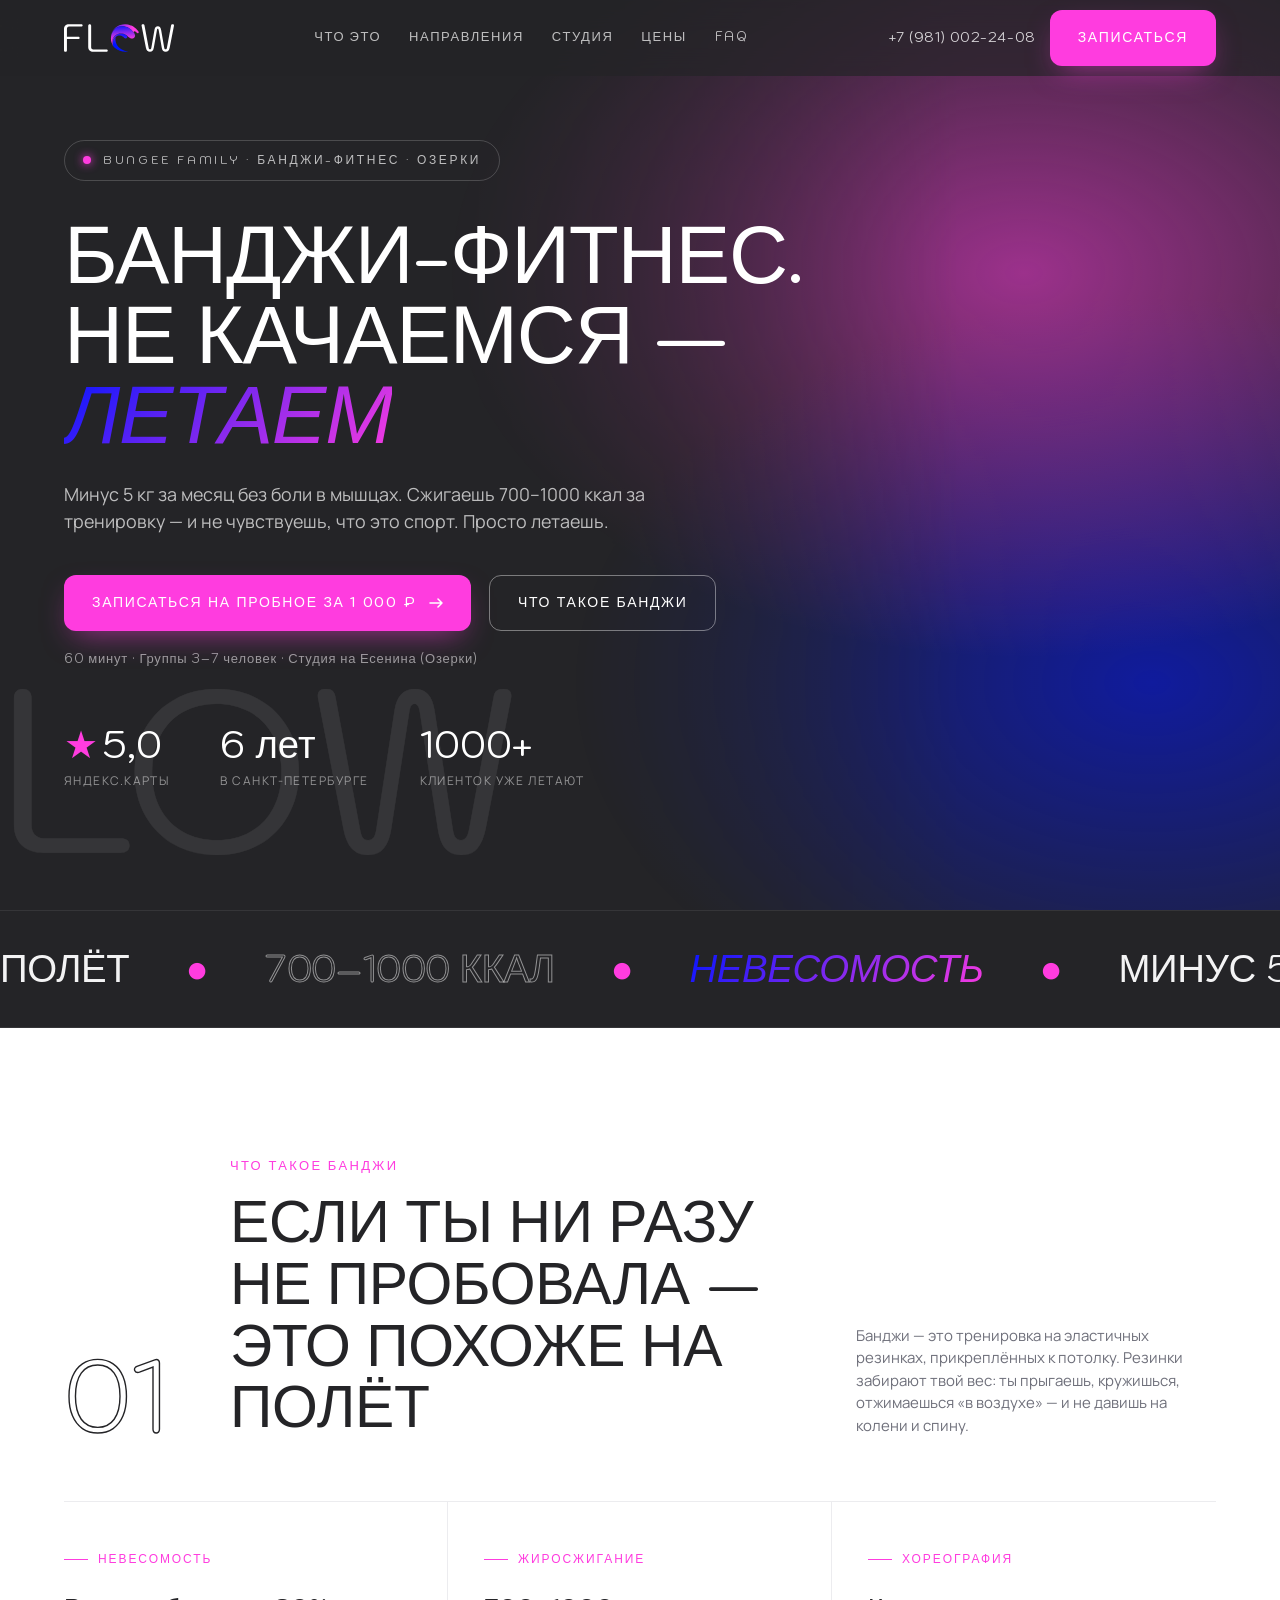
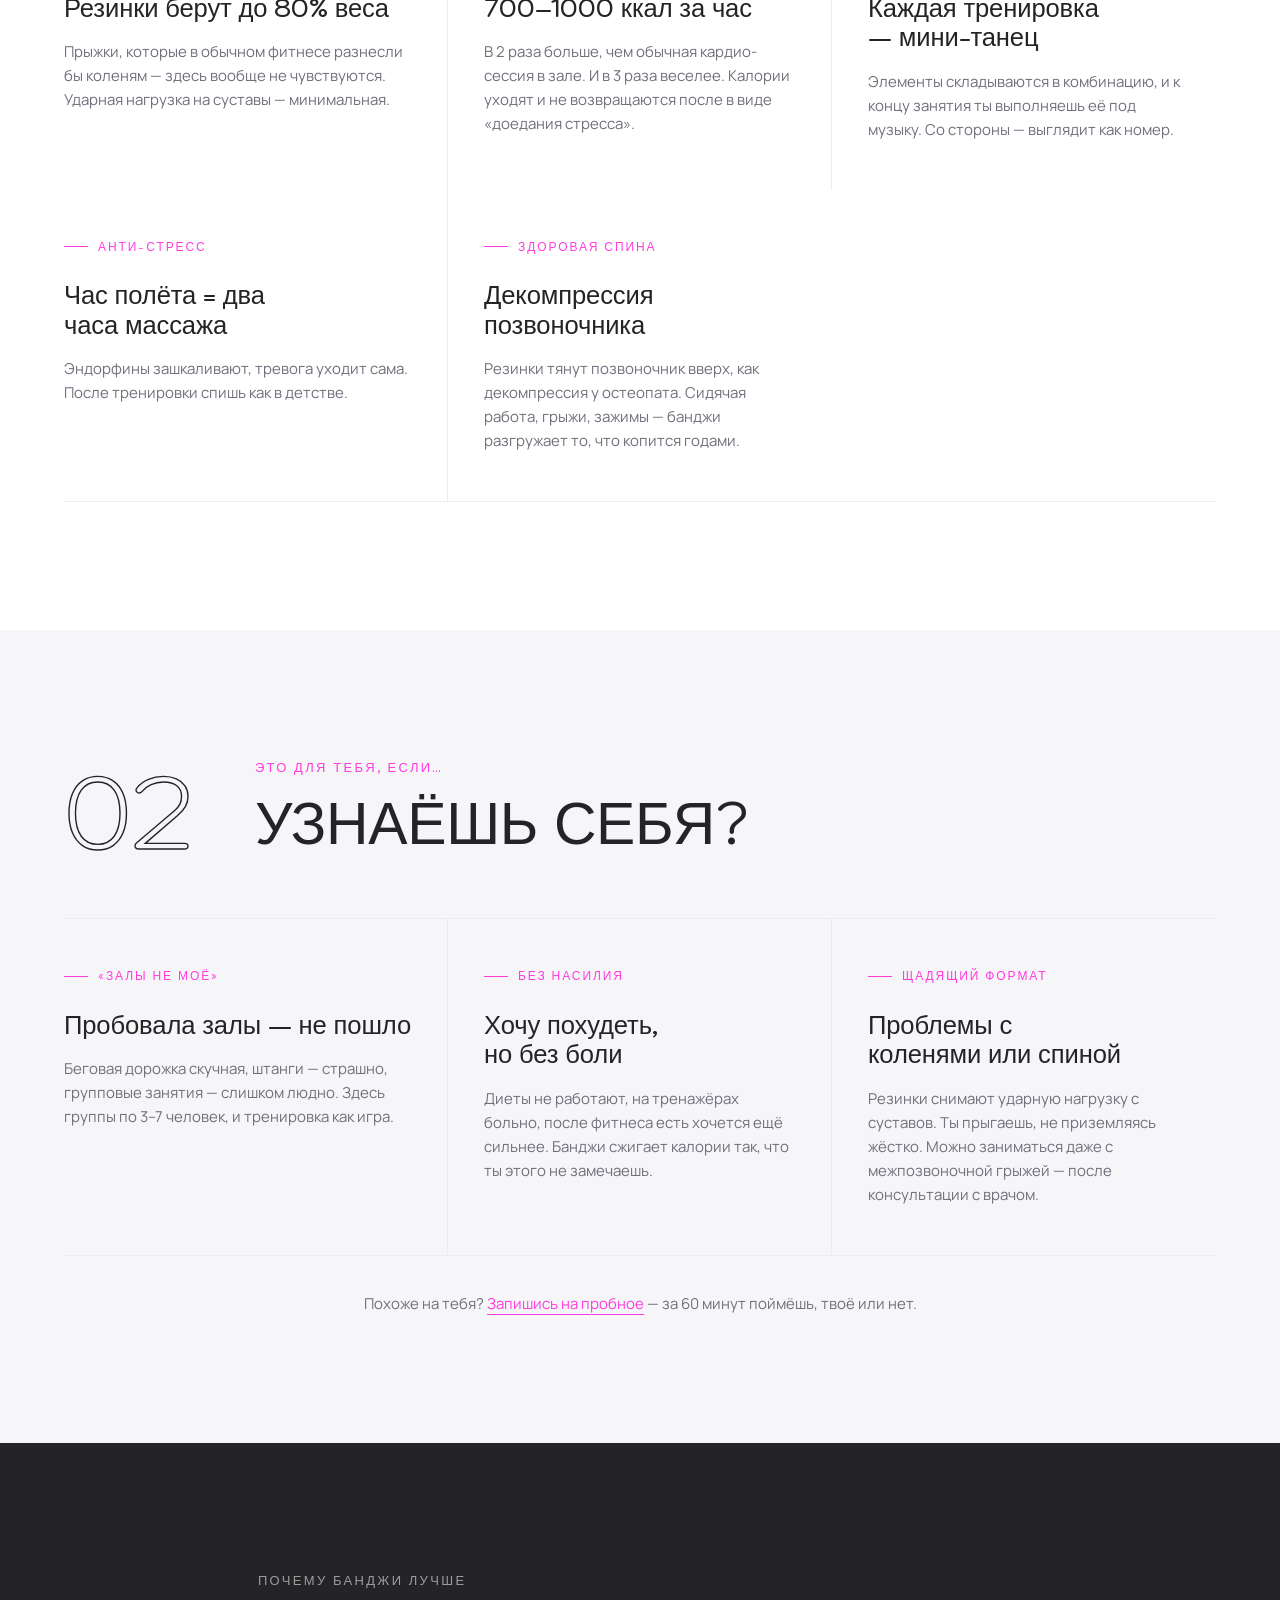
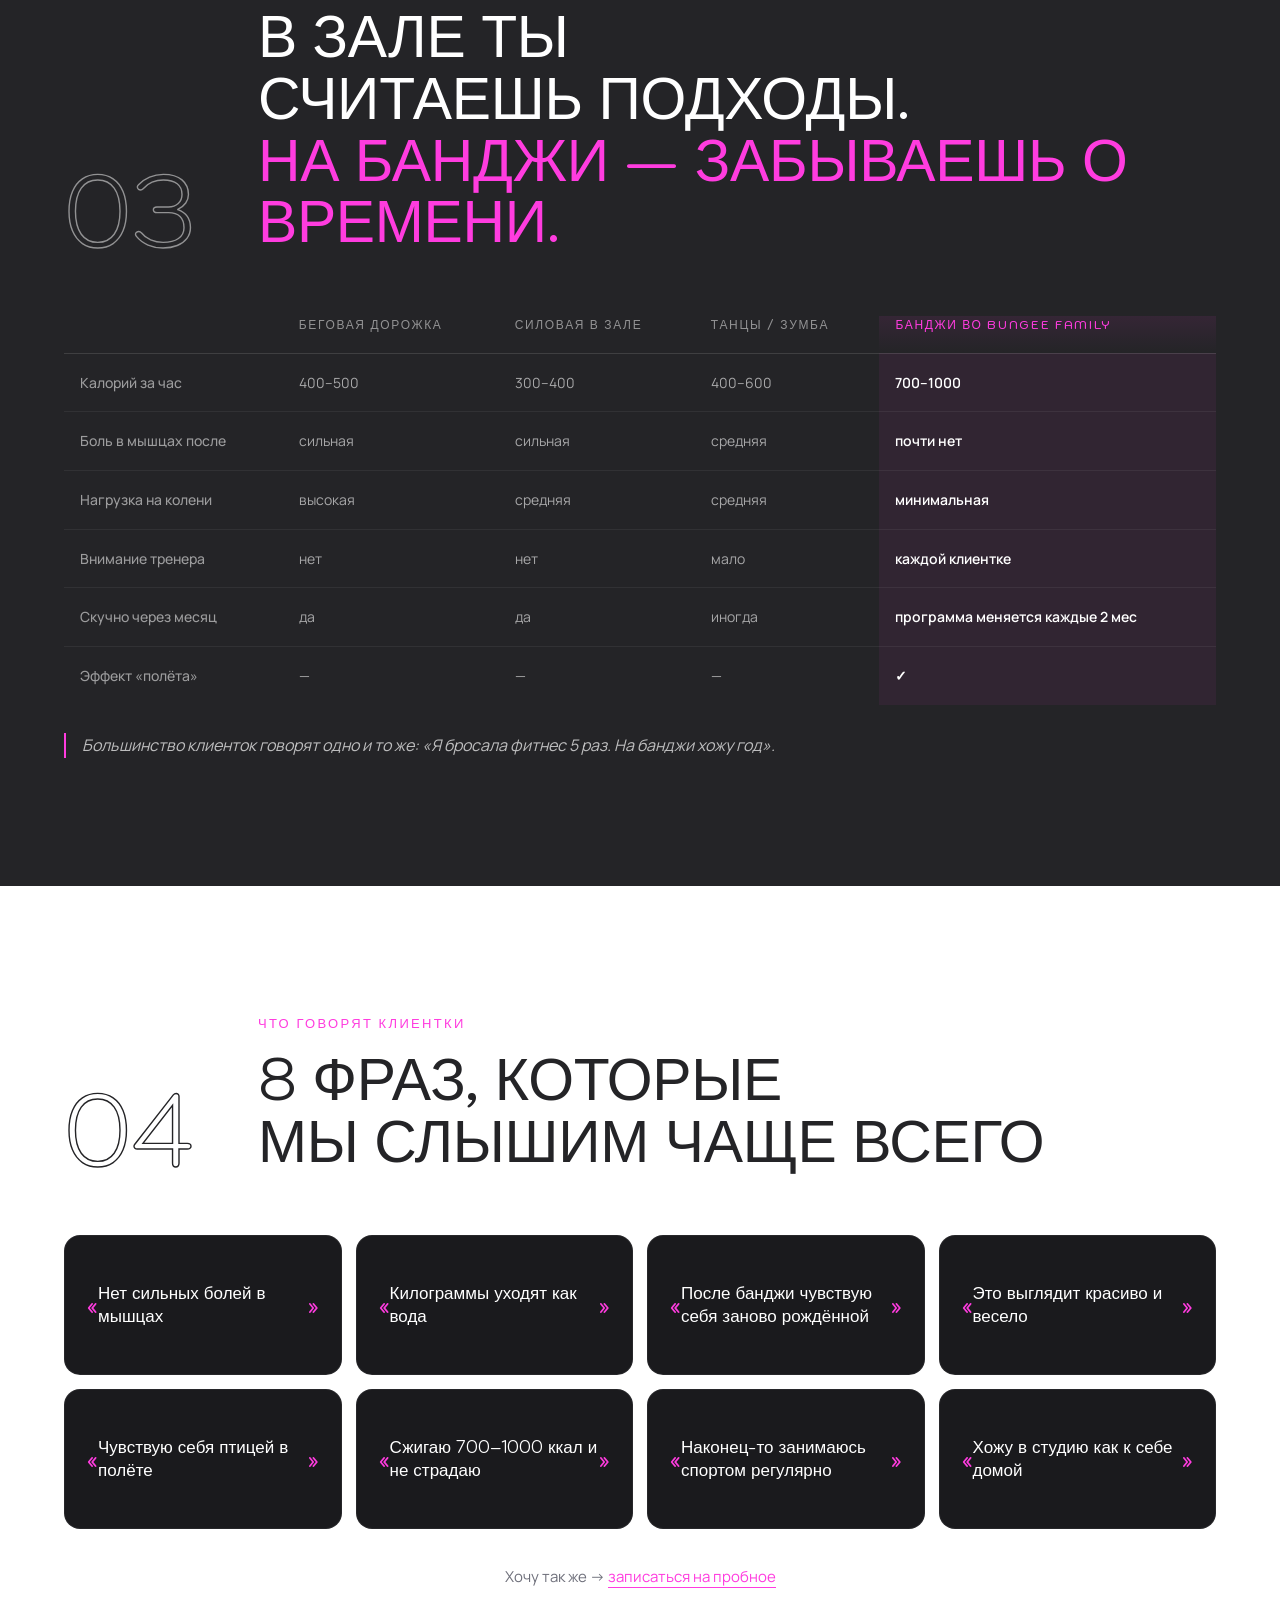
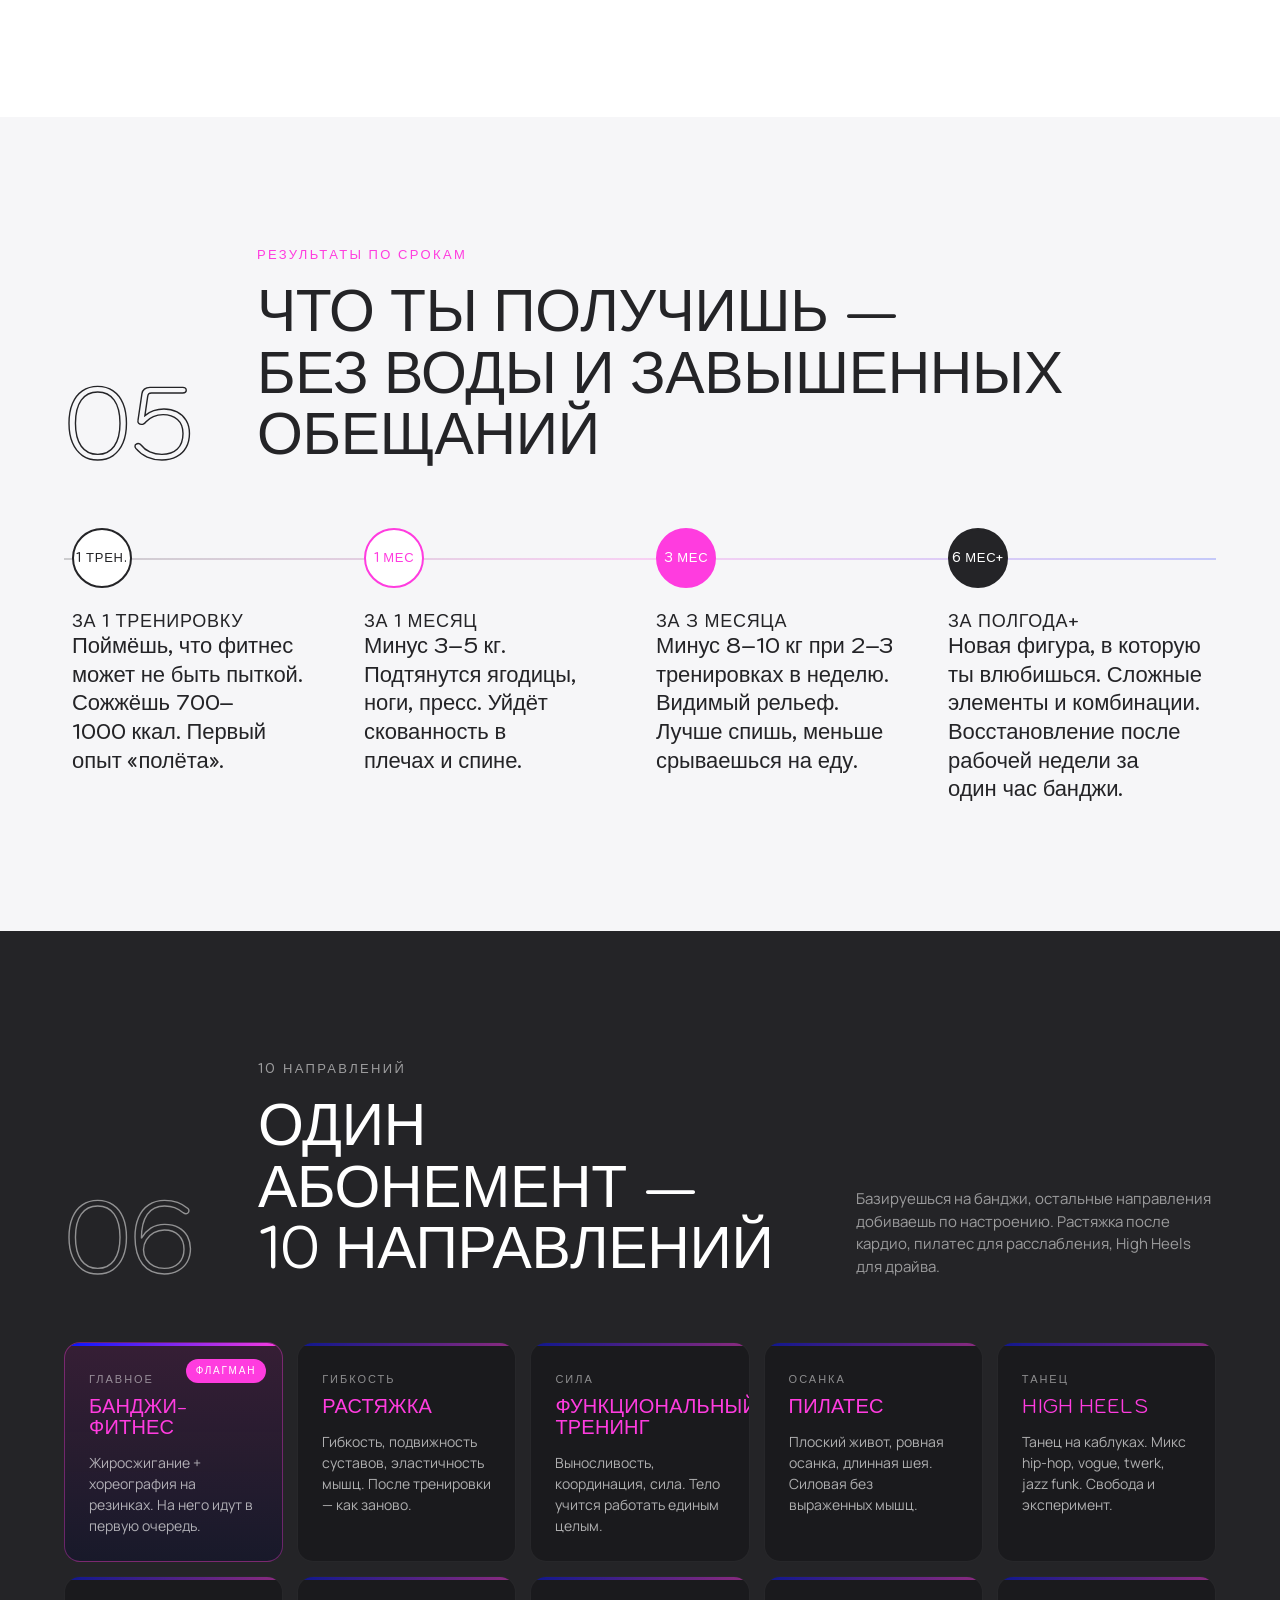
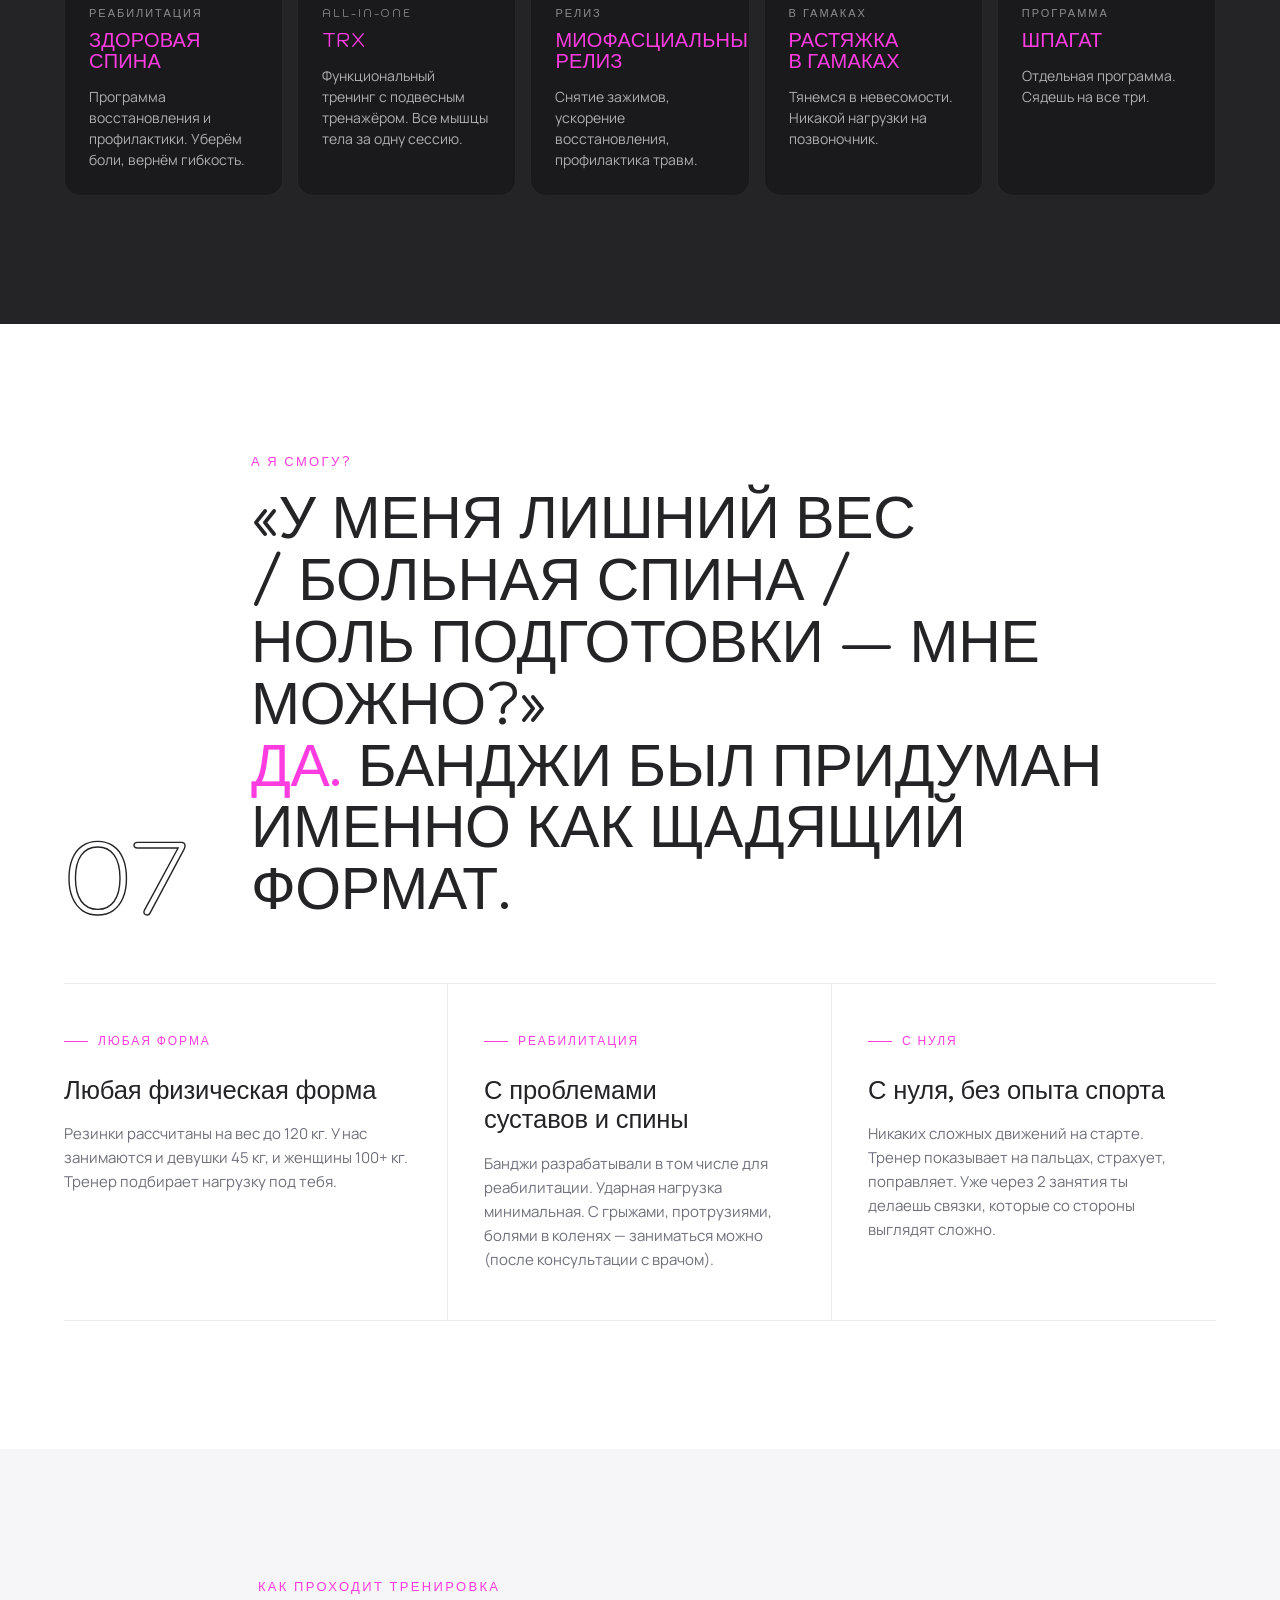
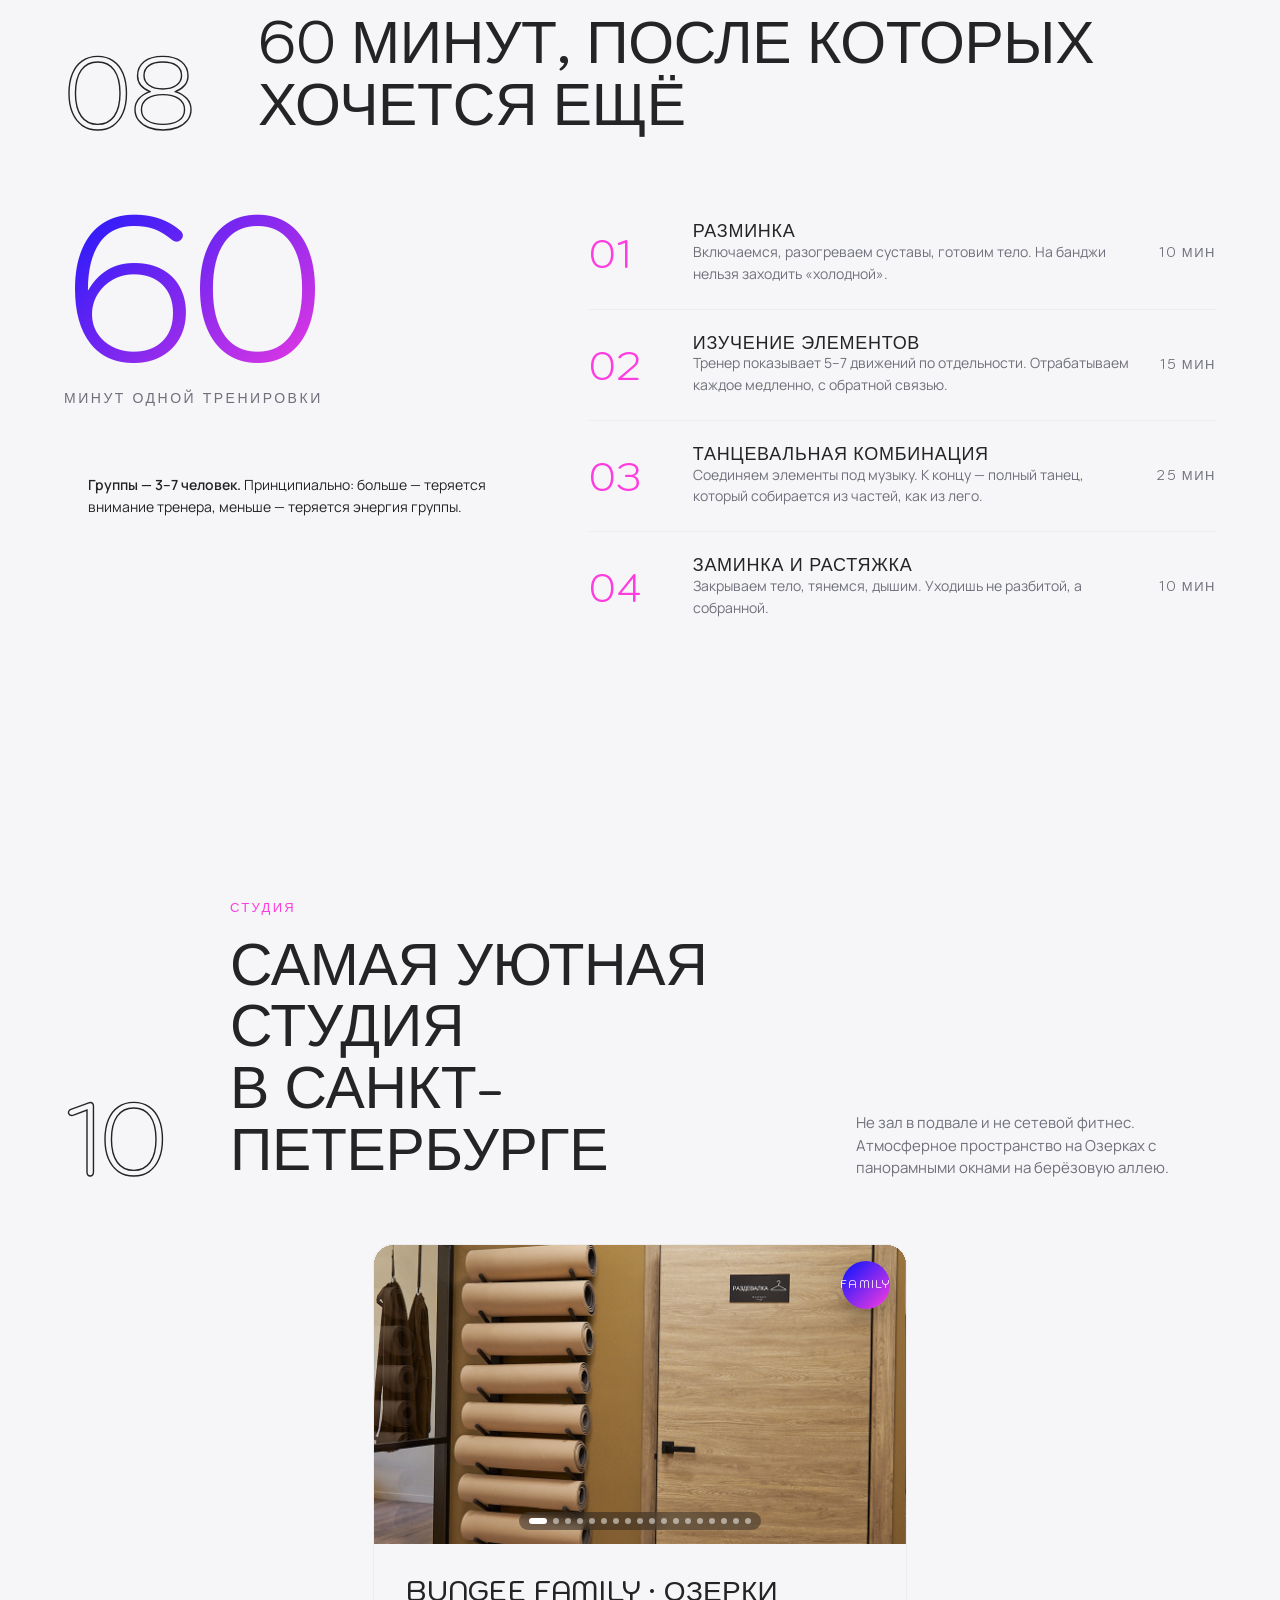
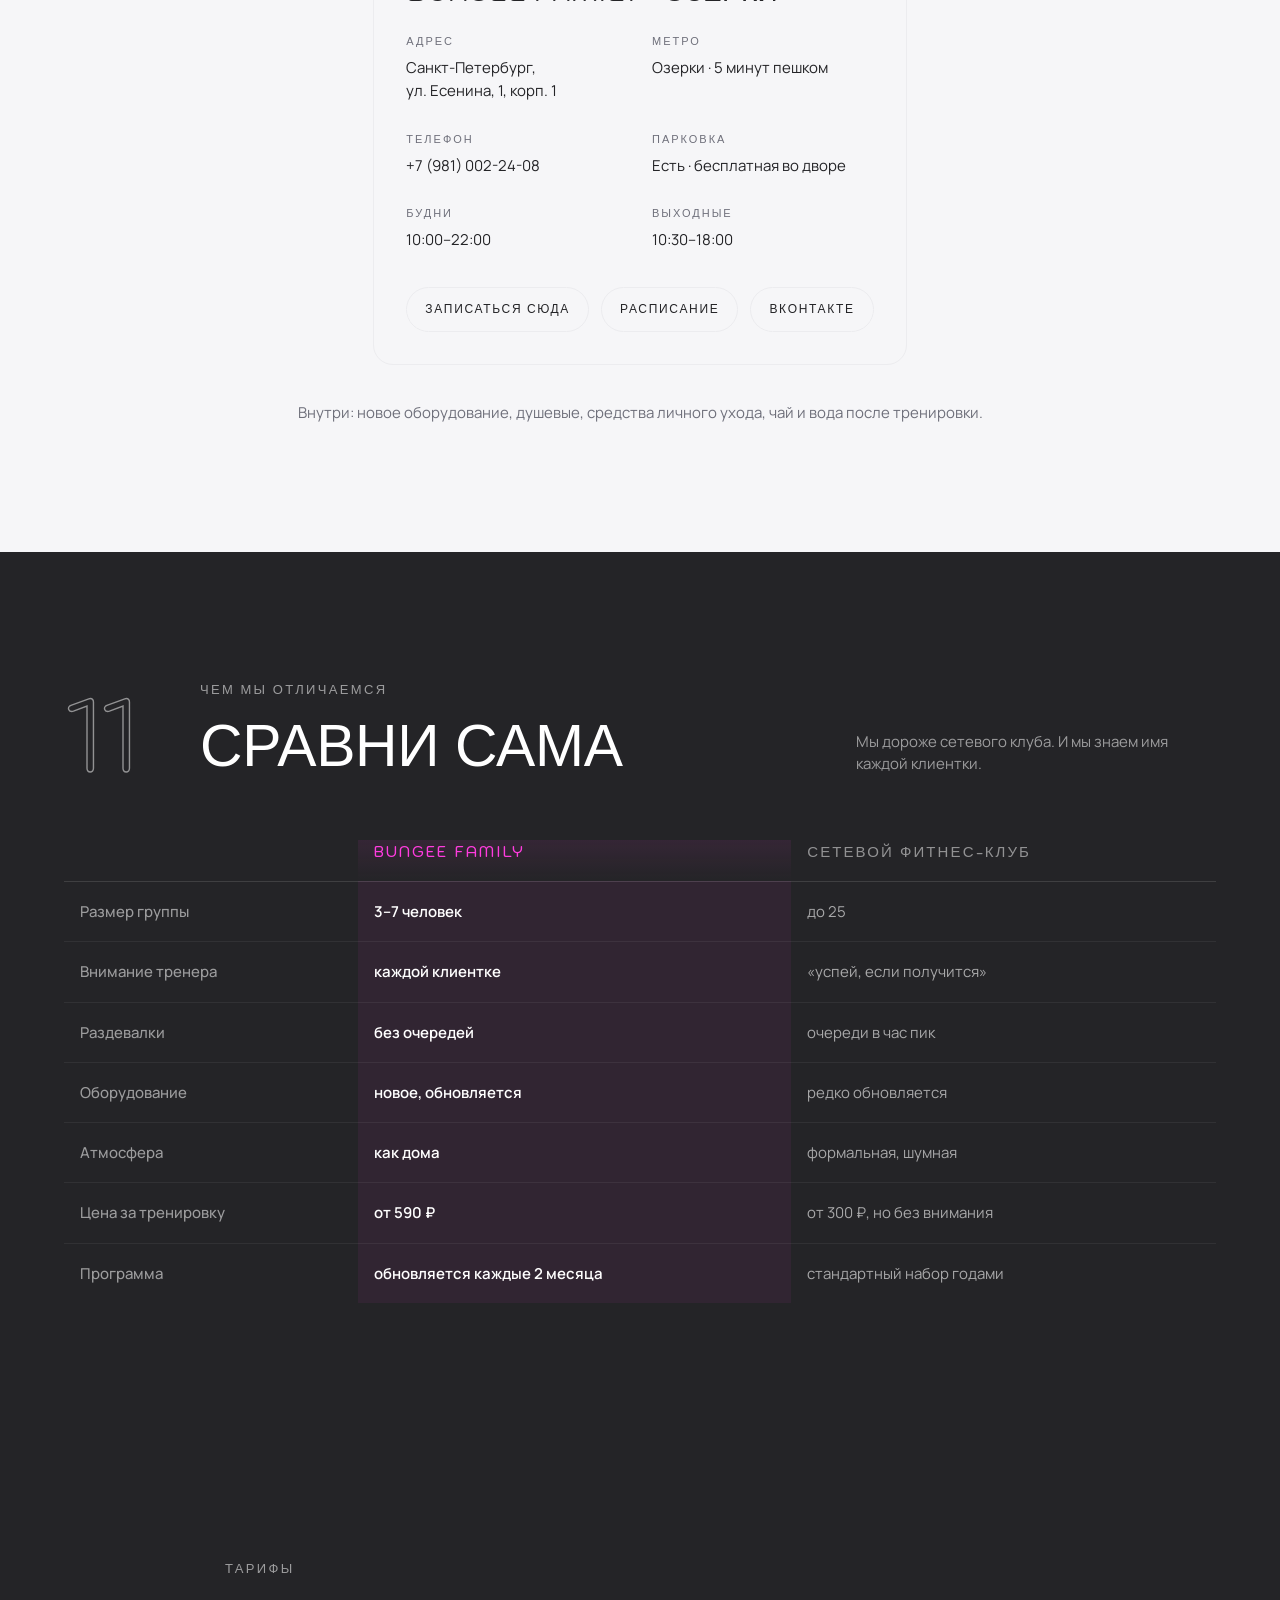
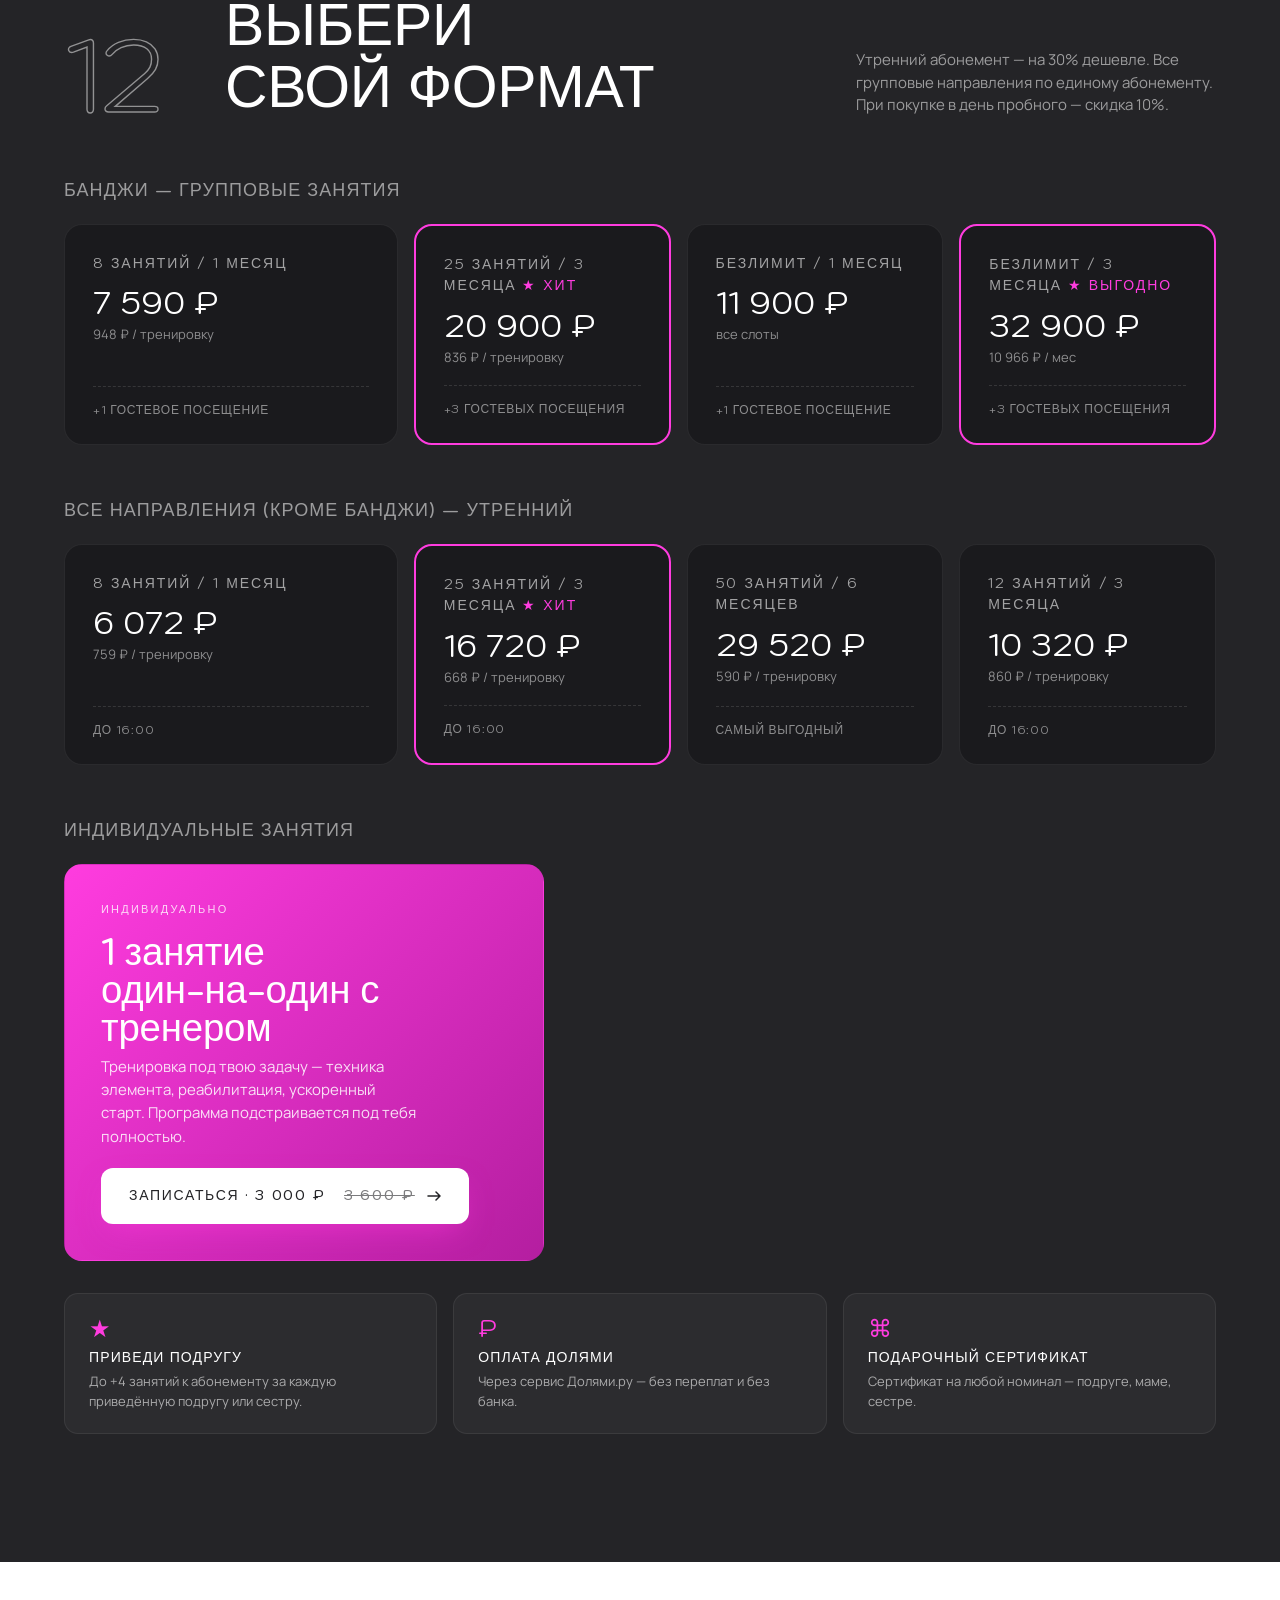
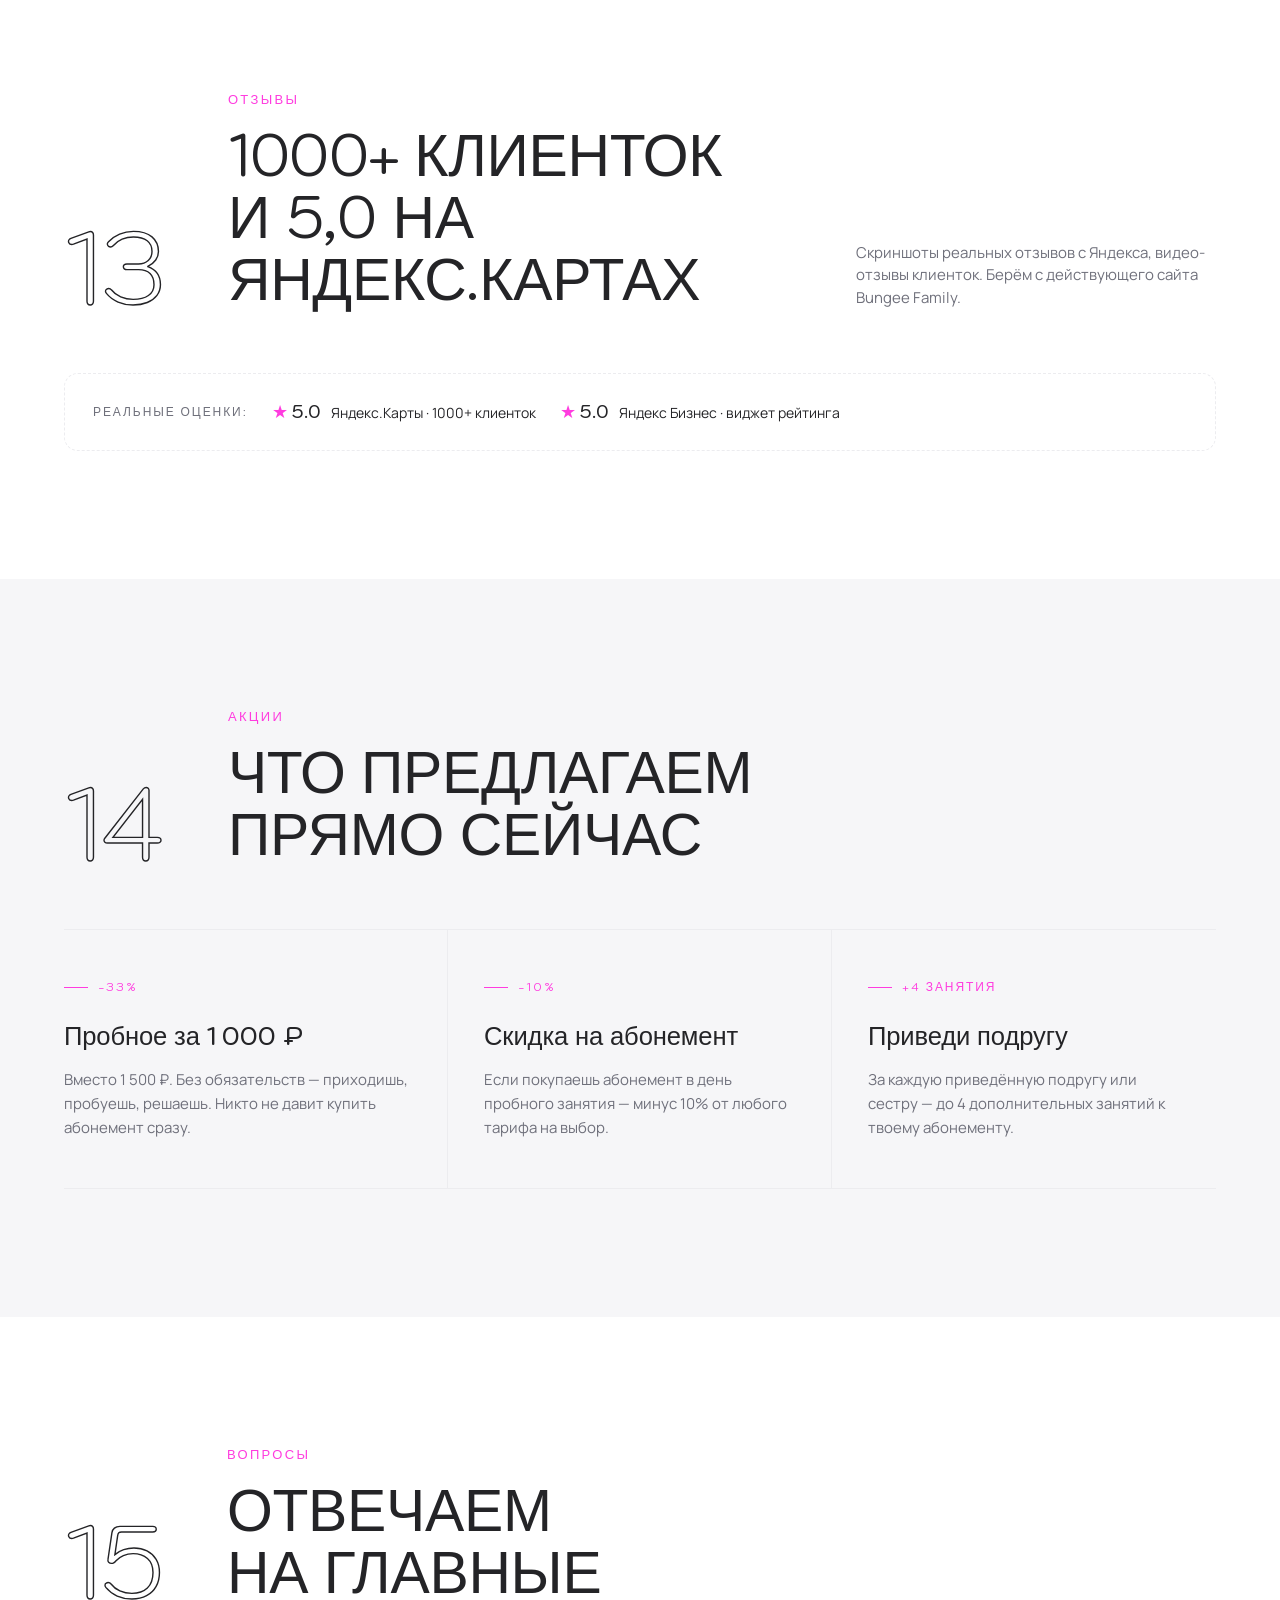
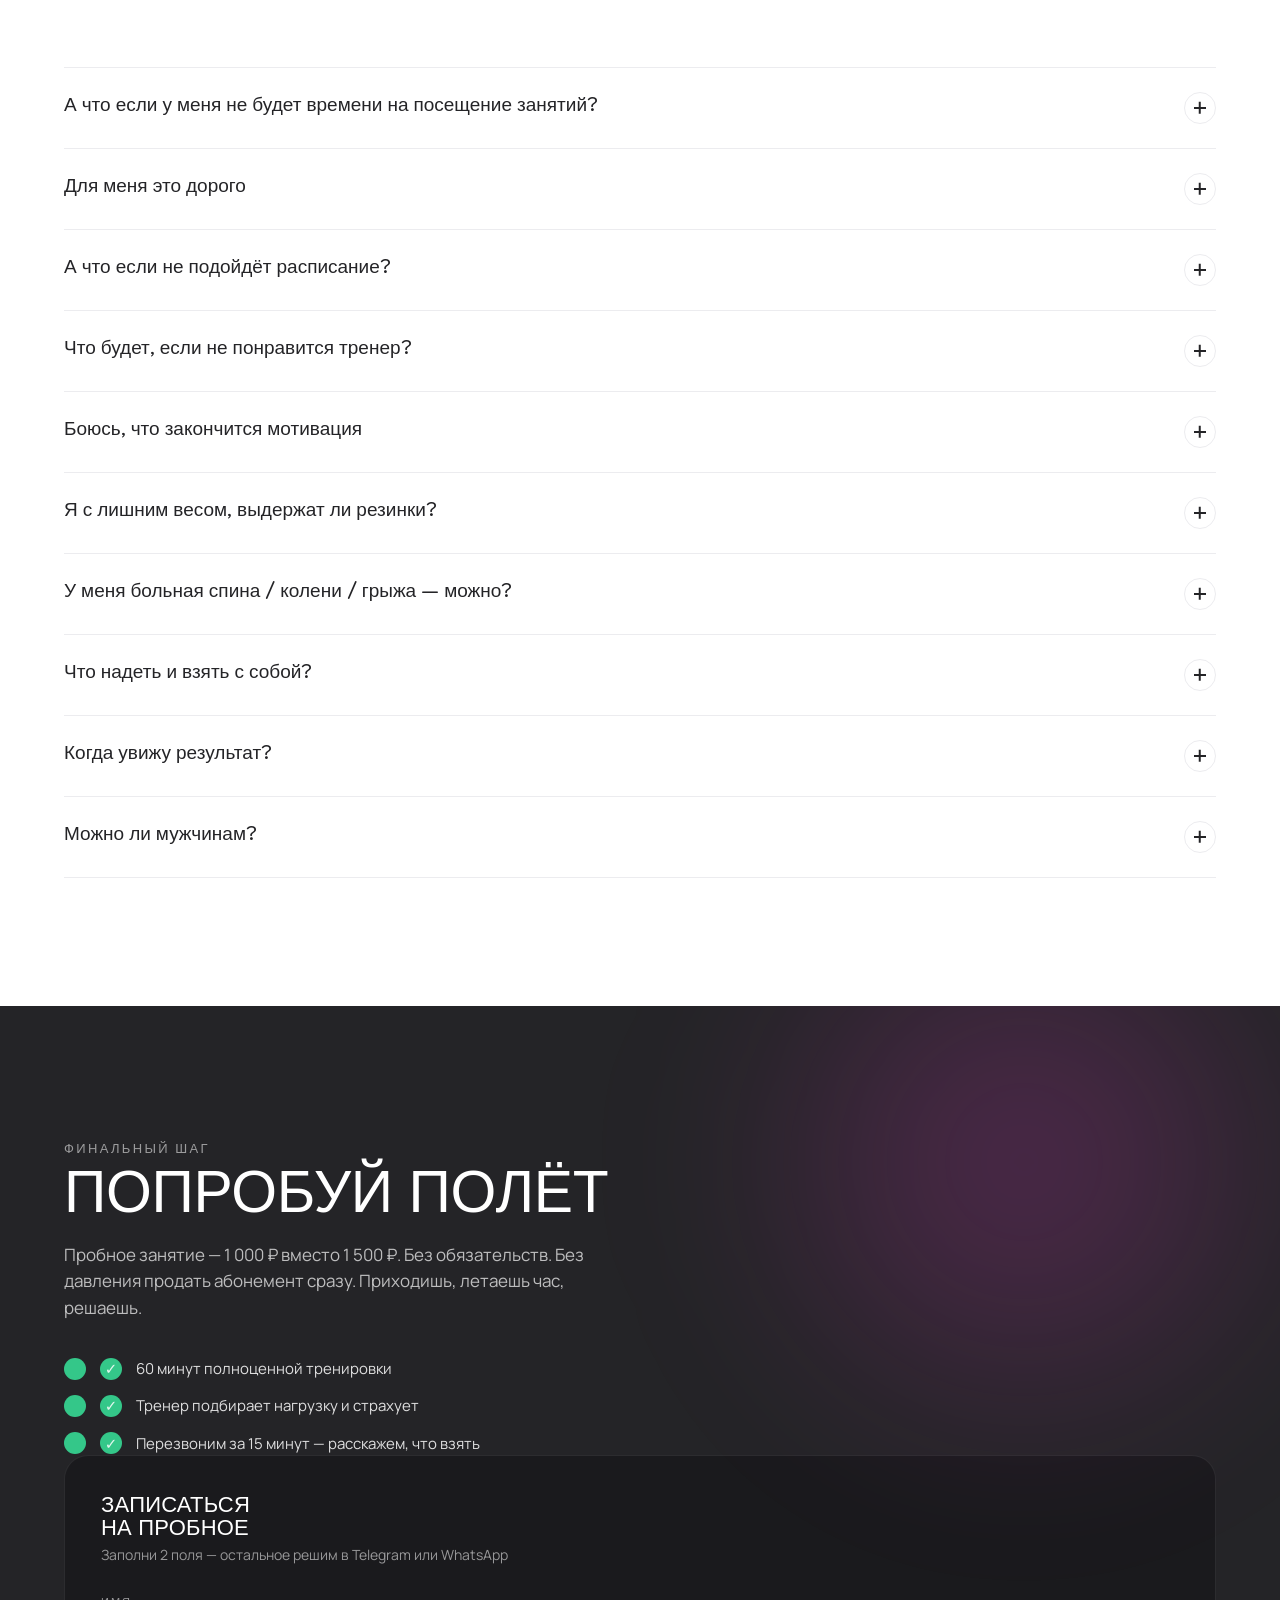
<file: bungee.html>
<!DOCTYPE html>
<html lang="ru">
<head>
<meta charset="UTF-8" />
<meta name="viewport" content="width=device-width, initial-scale=1, viewport-fit=cover" />
<title>Банджи-фитнес в СПб — студия Bungee Family на Озерках | Пробное за 1 000 ₽</title>
<meta name="description" content="Банджи-фитнес в Санкт-Петербурге. Минус 5 кг за месяц без боли в мышцах. Мини-группы 3–7 человек, 10 направлений по единому абонементу. Пробное за 1 000 ₽. Метро Озерки." />

<link rel="preconnect" href="https://fonts.googleapis.com" />
<link rel="preconnect" href="https://fonts.gstatic.com" crossorigin />
<link href="https://fonts.googleapis.com/css2?family=Kodchasan:wght@300;400;500;600;700&family=Manrope:wght@300;400;500;600;700&display=swap" rel="stylesheet" />
<link rel="stylesheet" href="styles.css" />
<link rel="icon" type="image/png" href="assets/images/Sign.png" />
<link rel="apple-touch-icon" href="assets/images/Sign.png" />
</head>
<body class="bungee-body">

<!-- ───────── Header ───────── -->
<header class="header on-dark" id="header">
  <div class="header-inner">
    <a href="index.html" class="logo on-dark" aria-label="FLOW">
      <img class="logo-full light" src="assets/images/Logo%20(2).svg" alt="FLOW" />
      <img class="logo-full dark"  src="assets/images/Logo_dark.png" alt="" aria-hidden="true" />
    </a>
    <nav>
      <a href="#what">Что это</a>
      <a href="#directions">Направления</a>
      <a href="#studio">Студия</a>
      <a href="#prices">Цены</a>
      <a href="#faq">FAQ</a>
    </nav>
    <div class="header-cta">
      <a class="phone" href="tel:+79810022408">+7 (981) 002-24-08</a>
      <a href="#final" class="btn btn-primary">Записаться</a>
    </div>
  </div>
</header>

<!-- ───────── Hero ───────── -->
<section class="hero" id="top" data-screen-label="01 Hero">
  <div class="wrap hero-grid">
    <div>
      <span class="hero-eyebrow"><span class="dot"></span>Bungee Family · банджи-фитнес · Озерки</span>
      <h1>
        Банджи-фитнес.<br />
        Не качаемся —<br />
        <span class="grad-word">летаем</span>
      </h1>
      <p class="hero-sub">
        Минус 5 кг за месяц без боли в мышцах. Сжигаешь 700–1000 ккал за тренировку — и не чувствуешь, что это спорт. Просто летаешь.
      </p>
      <div class="hero-cta">
        <a href="#final" class="btn btn-primary">
          Записаться на пробное за 1 000&nbsp;₽
          <svg class="arrow" viewBox="0 0 14 10" fill="none"><path d="M1 5h12m0 0L9 1m4 4L9 9" stroke="currentColor" stroke-width="1.5" stroke-linecap="round" stroke-linejoin="round"/></svg>
        </a>
        <a href="#what" class="btn btn-outline-light">Что такое банджи</a>
      </div>
      <p class="hero-meta">60 минут · Группы 3–7 человек · Студия на Есенина (Озерки)</p>

      <div class="hero-trust">
        <div class="trust-item">
          <div class="v"><span class="star">★</span>5,0</div>
          <div class="lbl">Яндекс.Карты</div>
        </div>
        <div class="trust-item">
          <div class="v">6 лет</div>
          <div class="lbl">в Санкт-Петербурге</div>
        </div>
        <div class="trust-item">
          <div class="v">1000+</div>
          <div class="lbl">клиенток уже летают</div>
        </div>
      </div>
    </div>
  </div>
</section>

<!-- ───────── Marquee ───────── -->
<div class="marquee" aria-hidden="true">
  <div class="marquee-track">
    <span class="word">Полёт</span><span class="sep">●</span>
    <span class="alt">700–1000 ккал</span><span class="sep">●</span>
    <span class="grad">Невесомость</span><span class="sep">●</span>
    <span class="word">Минус 5 кг за месяц</span><span class="sep">●</span>
    <span class="alt">Хореография</span><span class="sep">●</span>
    <span class="grad">Танец в воздухе</span><span class="sep">●</span>
    <span class="word">Полёт</span><span class="sep">●</span>
    <span class="alt">700–1000 ккал</span><span class="sep">●</span>
    <span class="grad">Невесомость</span><span class="sep">●</span>
    <span class="word">Минус 5 кг за месяц</span><span class="sep">●</span>
    <span class="alt">Хореография</span><span class="sep">●</span>
    <span class="grad">Танец в воздухе</span><span class="sep">●</span>
  </div>
</div>

<!-- ───────── What is bungee ───────── -->
<section id="what" data-screen-label="02 What">
  <div class="wrap">
    <div class="section-head reveal">
      <div class="num">01</div>
      <div class="head-text">
        <span class="eyebrow pink">Что такое банджи</span>
        <h2>Если ты ни разу не пробовала —<br />это похоже на полёт</h2>
      </div>
      <p class="head-aside">Банджи — это тренировка на эластичных резинках, прикреплённых к потолку. Резинки забирают твой вес: ты прыгаешь, кружишься, отжимаешься «в воздухе» — и не давишь на колени и спину.</p>
    </div>

    <div class="conf-grid reveal">
      <div class="conf-item">
        <span class="pill">Невесомость</span>
        <h3>Резинки берут до 80% веса</h3>
        <p>Прыжки, которые в обычном фитнесе разнесли бы коленям — здесь вообще не чувствуются. Ударная нагрузка на суставы — минимальная.</p>
      </div>
      <div class="conf-item">
        <span class="pill">Жиросжигание</span>
        <h3>700–1000 ккал за час</h3>
        <p>В 2 раза больше, чем обычная кардио-сессия в зале. И в 3 раза веселее. Калории уходят и не возвращаются после в виде «доедания стресса».</p>
      </div>
      <div class="conf-item">
        <span class="pill">Хореография</span>
        <h3>Каждая тренировка — мини-танец</h3>
        <p>Элементы складываются в комбинацию, и к концу занятия ты выполняешь её под музыку. Со стороны — выглядит как номер.</p>
      </div>
      <div class="conf-item">
        <span class="pill">Анти-стресс</span>
        <h3>Час полёта = два часа массажа</h3>
        <p>Эндорфины зашкаливают, тревога уходит сама. После тренировки спишь как в детстве.</p>
      </div>
      <div class="conf-item">
        <span class="pill">Здоровая спина</span>
        <h3>Декомпрессия позвоночника</h3>
        <p>Резинки тянут позвоночник вверх, как декомпрессия у остеопата. Сидячая работа, грыжи, зажимы — банджи разгружает то, что копится годами.</p>
      </div>
    </div>
  </div>
</section>

<!-- ───────── For you if ───────── -->
<section style="background: var(--bg-tone);" id="for-you" data-screen-label="03 For you">
  <div class="wrap">
    <div class="section-head reveal">
      <div class="num">02</div>
      <div class="head-text">
        <span class="eyebrow pink">Это для тебя, если…</span>
        <h2>Узнаёшь себя?</h2>
      </div>
    </div>

    <div class="conf-grid reveal">
      <div class="conf-item">
        <span class="pill">«Залы не моё»</span>
        <h3>Пробовала залы — не пошло</h3>
        <p>Беговая дорожка скучная, штанги — страшно, групповые занятия — слишком людно. Здесь группы по 3–7 человек, и тренировка как игра.</p>
      </div>
      <div class="conf-item">
        <span class="pill">Без насилия</span>
        <h3>Хочу похудеть, но без боли</h3>
        <p>Диеты не работают, на тренажёрах больно, после фитнеса есть хочется ещё сильнее. Банджи сжигает калории так, что ты этого не замечаешь.</p>
      </div>
      <div class="conf-item">
        <span class="pill">Щадящий формат</span>
        <h3>Проблемы с коленями или спиной</h3>
        <p>Резинки снимают ударную нагрузку с суставов. Ты прыгаешь, не приземляясь жёстко. Можно заниматься даже с межпозвоночной грыжей — после консультации с врачом.</p>
      </div>
    </div>

    <p class="levels-note reveal" style="color: var(--gray-light);">Похоже на тебя? <a href="#final">Запишись на пробное</a> — за 60 минут поймёшь, твоё или нет.</p>
  </div>
</section>

<!-- ───────── Compare vs other workouts ───────── -->
<section class="dark-sec" data-screen-label="04 Compare workouts">
  <div class="wrap">
    <div class="section-head reveal">
      <div class="num on-dark">03</div>
      <div class="head-text">
        <span class="eyebrow on-dark">Почему банджи лучше</span>
        <h2>В зале ты считаешь подходы.<br /><span style="color:var(--pink);">На банджи — забываешь о времени.</span></h2>
      </div>
    </div>

    <div class="compare-wrap reveal">
      <table class="compare-table">
        <thead>
          <tr>
            <th></th>
            <th>Беговая дорожка</th>
            <th>Силовая в зале</th>
            <th>Танцы / Зумба</th>
            <th class="us">Банджи во Bungee Family</th>
          </tr>
        </thead>
        <tbody>
          <tr><th>Калорий за час</th><td>400–500</td><td>300–400</td><td>400–600</td><td class="us"><b>700–1000</b></td></tr>
          <tr><th>Боль в мышцах после</th><td>сильная</td><td>сильная</td><td>средняя</td><td class="us"><b>почти нет</b></td></tr>
          <tr><th>Нагрузка на колени</th><td>высокая</td><td>средняя</td><td>средняя</td><td class="us"><b>минимальная</b></td></tr>
          <tr><th>Внимание тренера</th><td>нет</td><td>нет</td><td>мало</td><td class="us"><b>каждой клиентке</b></td></tr>
          <tr><th>Скучно через месяц</th><td>да</td><td>да</td><td>иногда</td><td class="us"><b>программа меняется каждые 2 мес</b></td></tr>
          <tr><th>Эффект «полёта»</th><td>—</td><td>—</td><td>—</td><td class="us"><b>✓</b></td></tr>
        </tbody>
      </table>
      <p class="compare-aside">Большинство клиенток говорят одно и то же: <em>«Я бросала фитнес 5 раз. На банджи хожу год».</em></p>
    </div>
  </div>
</section>

<!-- ───────── Quotes ───────── -->
<section id="quotes" data-screen-label="05 Quotes">
  <div class="wrap">
    <div class="section-head reveal">
      <div class="num">04</div>
      <div class="head-text">
        <span class="eyebrow pink">Что говорят клиентки</span>
        <h2>8 фраз, которые<br />мы слышим чаще всего</h2>
      </div>
    </div>

    <div class="quotes-grid reveal">
      <div class="qcard"><span class="qmark">«</span>Нет сильных болей в мышцах<span class="qmark">»</span></div>
      <div class="qcard"><span class="qmark">«</span>Килограммы уходят как вода<span class="qmark">»</span></div>
      <div class="qcard"><span class="qmark">«</span>После банджи чувствую себя заново рождённой<span class="qmark">»</span></div>
      <div class="qcard"><span class="qmark">«</span>Это выглядит красиво и весело<span class="qmark">»</span></div>
      <div class="qcard"><span class="qmark">«</span>Чувствую себя птицей в полёте<span class="qmark">»</span></div>
      <div class="qcard"><span class="qmark">«</span>Сжигаю 700–1000 ккал и не страдаю<span class="qmark">»</span></div>
      <div class="qcard"><span class="qmark">«</span>Наконец-то занимаюсь спортом регулярно<span class="qmark">»</span></div>
      <div class="qcard"><span class="qmark">«</span>Хожу в студию как к себе домой<span class="qmark">»</span></div>
    </div>

    <p class="levels-note reveal" style="color: var(--gray-light);">Хочу так же → <a href="#final">записаться на пробное</a></p>
  </div>
</section>

<!-- ───────── Timeline ───────── -->
<section style="background: var(--bg-tone);" id="results" data-screen-label="06 Results">
  <div class="wrap">
    <div class="section-head reveal">
      <div class="num">05</div>
      <div class="head-text">
        <span class="eyebrow pink">Результаты по срокам</span>
        <h2>Что ты получишь —<br />без воды и завышенных обещаний</h2>
      </div>
    </div>

    <div class="timeline reveal">
      <div class="tl-step">
        <div class="marker">1 трен.</div>
        <h4>За 1 тренировку</h4>
        <h3>Поймёшь, что фитнес может не быть пыткой. Сожжёшь 700–1000 ккал. Первый опыт «полёта».</h3>
      </div>
      <div class="tl-step">
        <div class="marker">1 мес</div>
        <h4>За 1 месяц</h4>
        <h3>Минус 3–5 кг. Подтянутся ягодицы, ноги, пресс. Уйдёт скованность в плечах и спине.</h3>
      </div>
      <div class="tl-step">
        <div class="marker">3 мес</div>
        <h4>За 3 месяца</h4>
        <h3>Минус 8–10 кг при 2–3 тренировках в неделю. Видимый рельеф. Лучше спишь, меньше срываешься на еду.</h3>
      </div>
      <div class="tl-step">
        <div class="marker">6 мес+</div>
        <h4>За полгода+</h4>
        <h3>Новая фигура, в которую ты влюбишься. Сложные элементы и комбинации. Восстановление после рабочей недели за один час банджи.</h3>
      </div>
    </div>
  </div>
</section>

<!-- ───────── Directions ───────── -->
<section class="levels" id="directions" data-screen-label="07 Directions">
  <div class="wrap">
    <div class="section-head reveal">
      <div class="num on-dark">06</div>
      <div class="head-text">
        <span class="eyebrow on-dark">10 направлений</span>
        <h2>Один абонемент —<br />10 направлений</h2>
      </div>
      <p class="head-aside" style="color: rgba(255,255,255,0.55);">Базируешься на банджи, остальные направления добиваешь по настроению. Растяжка после кардио, пилатес для расслабления, High Heels для драйва.</p>
    </div>

    <div class="dir-grid">
      <article class="level featured reveal">
        <div class="pop">Флагман</div>
        <div class="lvl-tag">главное</div>
        <h3><span class="accent">Банджи-фитнес</span></h3>
        <p>Жиросжигание + хореография на резинках. На него идут в первую очередь.</p>
      </article>
      <article class="level reveal">
        <div class="lvl-tag">гибкость</div>
        <h3><span class="accent">Растяжка</span></h3>
        <p>Гибкость, подвижность суставов, эластичность мышц. После тренировки — как заново.</p>
      </article>
      <article class="level reveal">
        <div class="lvl-tag">сила</div>
        <h3><span class="accent">Функциональный<br />тренинг</span></h3>
        <p>Выносливость, координация, сила. Тело учится работать единым целым.</p>
      </article>
      <article class="level reveal">
        <div class="lvl-tag">осанка</div>
        <h3><span class="accent">Пилатес</span></h3>
        <p>Плоский живот, ровная осанка, длинная шея. Силовая без выраженных мышц.</p>
      </article>
      <article class="level reveal">
        <div class="lvl-tag">танец</div>
        <h3><span class="accent">High Heels</span></h3>
        <p>Танец на каблуках. Микс hip-hop, vogue, twerk, jazz funk. Свобода и эксперимент.</p>
      </article>
      <article class="level reveal">
        <div class="lvl-tag">реабилитация</div>
        <h3><span class="accent">Здоровая спина</span></h3>
        <p>Программа восстановления и профилактики. Уберём боли, вернём гибкость.</p>
      </article>
      <article class="level reveal">
        <div class="lvl-tag">all-in-one</div>
        <h3><span class="accent">TRX</span></h3>
        <p>Функциональный тренинг с подвесным тренажёром. Все мышцы тела за одну сессию.</p>
      </article>
      <article class="level reveal">
        <div class="lvl-tag">релиз</div>
        <h3><span class="accent">Миофасциальный<br />релиз</span></h3>
        <p>Снятие зажимов, ускорение восстановления, профилактика травм.</p>
      </article>
      <article class="level reveal">
        <div class="lvl-tag">в гамаках</div>
        <h3><span class="accent">Растяжка<br />в гамаках</span></h3>
        <p>Тянемся в невесомости. Никакой нагрузки на позвоночник.</p>
      </article>
      <article class="level reveal">
        <div class="lvl-tag">программа</div>
        <h3><span class="accent">Шпагат</span></h3>
        <p>Отдельная программа. Сядешь на все три.</p>
      </article>
    </div>
  </div>
</section>

<!-- ───────── Will I be able to? ───────── -->
<section id="confidence" data-screen-label="08 Confidence">
  <div class="wrap">
    <div class="section-head reveal">
      <div class="num">07</div>
      <div class="head-text">
        <span class="eyebrow pink">А я смогу?</span>
        <h2>«У меня лишний вес / больная спина /<br />ноль подготовки — мне можно?»<br /><span style="color:var(--pink);">Да.</span> Банджи был придуман именно как щадящий формат.</h2>
      </div>
    </div>

    <div class="conf-grid reveal">
      <div class="conf-item">
        <span class="pill">Любая форма</span>
        <h3>Любая физическая форма</h3>
        <p>Резинки рассчитаны на вес до 120 кг. У нас занимаются и девушки 45 кг, и женщины 100+ кг. Тренер подбирает нагрузку под тебя.</p>
      </div>
      <div class="conf-item">
        <span class="pill">Реабилитация</span>
        <h3>С проблемами суставов и спины</h3>
        <p>Банджи разрабатывали в том числе для реабилитации. Ударная нагрузка минимальная. С грыжами, протрузиями, болями в коленях — заниматься можно (после консультации с врачом).</p>
      </div>
      <div class="conf-item">
        <span class="pill">С нуля</span>
        <h3>С нуля, без опыта спорта</h3>
        <p>Никаких сложных движений на старте. Тренер показывает на пальцах, страхует, поправляет. Уже через 2 занятия ты делаешь связки, которые со стороны выглядят сложно.</p>
      </div>
    </div>
  </div>
</section>

<!-- ───────── Process ───────── -->
<section style="background: var(--bg-tone);" id="process" data-screen-label="09 Process">
  <div class="wrap">
    <div class="section-head reveal">
      <div class="num">08</div>
      <div class="head-text">
        <span class="eyebrow pink">Как проходит тренировка</span>
        <h2>60 минут, после которых<br />хочется ещё</h2>
      </div>
    </div>

    <div class="process-wrap">
      <div class="process-left reveal">
        <div class="timer"><span class="grad">60</span></div>
        <div class="timer-lbl">минут одной тренировки</div>
        <div class="footnote">
          <strong>Группы — 3–7 человек.</strong> Принципиально: больше — теряется внимание тренера, меньше — теряется энергия группы.
        </div>
      </div>
      <div class="steps reveal">
        <div class="step">
          <div class="ix">01</div>
          <div class="body">
            <h4>Разминка</h4>
            <p>Включаемся, разогреваем суставы, готовим тело. На банджи нельзя заходить «холодной».</p>
          </div>
          <div class="dur">10 мин</div>
        </div>
        <div class="step">
          <div class="ix">02</div>
          <div class="body">
            <h4>Изучение элементов</h4>
            <p>Тренер показывает 5–7 движений по отдельности. Отрабатываем каждое медленно, с обратной связью.</p>
          </div>
          <div class="dur">15 мин</div>
        </div>
        <div class="step">
          <div class="ix">03</div>
          <div class="body">
            <h4>Танцевальная комбинация</h4>
            <p>Соединяем элементы под музыку. К концу — полный танец, который собирается из частей, как из лего.</p>
          </div>
          <div class="dur">25 мин</div>
        </div>
        <div class="step">
          <div class="ix">04</div>
          <div class="body">
            <h4>Заминка и растяжка</h4>
            <p>Закрываем тело, тянемся, дышим. Уходишь не разбитой, а собранной.</p>
          </div>
          <div class="dur">10 мин</div>
        </div>
      </div>
    </div>
  </div>
</section>

<!-- ───────── Studio ───────── -->
<section style="background: var(--bg-tone);" id="studio" data-screen-label="11 Studio">
  <div class="wrap">
    <div class="section-head reveal">
      <div class="num">10</div>
      <div class="head-text">
        <span class="eyebrow pink">Студия</span>
        <h2>Самая уютная студия<br />в Санкт-Петербурге</h2>
      </div>
      <p class="head-aside">Не зал в подвале и не сетевой фитнес. Атмосферное пространство на Озерках с панорамными окнами на берёзовую аллею.</p>
    </div>

    <div class="studios-grid">
      <article class="studio reveal" style="grid-column: 1 / -1; max-width: 880px; margin: 0 auto;">
        <div class="studio-photo has-photo">
          <div class="slider" data-slider aria-roledescription="Галерея фото студии Bungee Family">
            <div class="slider-track">
              <img src="assets/images/ozerki/IMG_2363.jpg" alt="Зал Bungee Family — фото 1" loading="lazy" />
              <img src="assets/images/ozerki/IMG_2364.jpg" alt="Зал Bungee Family — фото 2" loading="lazy" />
              <img src="assets/images/ozerki/IMG_2365.jpg" alt="Зал Bungee Family — фото 3" loading="lazy" />
              <img src="assets/images/ozerki/IMG_2370.jpg" alt="Зал Bungee Family — фото 4" loading="lazy" />
              <img src="assets/images/ozerki/IMG_2371.jpg" alt="Зал Bungee Family — фото 5" loading="lazy" />
              <img src="assets/images/ozerki/IMG_2376.jpg" alt="Зал Bungee Family — фото 6" loading="lazy" />
              <img src="assets/images/ozerki/IMG_2379.jpg" alt="Зал Bungee Family — фото 7" loading="lazy" />
              <img src="assets/images/ozerki/IMG_2381.jpg" alt="Зал Bungee Family — фото 8" loading="lazy" />
              <img src="assets/images/ozerki/IMG_2407.jpg" alt="Зал Bungee Family — фото 9" loading="lazy" />
              <img src="assets/images/ozerki/IMG_2338.jpg" alt="Зал Bungee Family — фото 10" loading="lazy" />
              <img src="assets/images/ozerki/IMG_2362.jpg" alt="Зал Bungee Family — фото 11" loading="lazy" />
              <img src="assets/images/ozerki/IMG_1569.jpg" alt="Зал Bungee Family — фото 12" loading="lazy" />
              <img src="assets/images/ozerki/IMG_1681.jpg" alt="Зал Bungee Family — фото 13" loading="lazy" />
              <img src="assets/images/ozerki/DSC01074.jpg" alt="Зал Bungee Family — фото 14" loading="lazy" />
              <img src="assets/images/ozerki/DSC08734.jpg" alt="Зал Bungee Family — фото 15" loading="lazy" />
              <img src="assets/images/ozerki/2P9A0052_чб.jpg" alt="Зал Bungee Family — фото 16" loading="lazy" />
              <img src="assets/images/ozerki/chDfiTSfulhnG13pBq0dt6CUdLlPyYt0fJKVGBdNbG3YLV43z_0bz8TgXqmUG6I.jpg" alt="Зал Bungee Family — фото 17" loading="lazy" />
              <img src="assets/images/ozerki/QwjA54zxMz5I_KS7BG5AZka0zHtEKnr_hUZnW4AqRU7EhgaCptmhmqJkrP0O1EZ.jpg" alt="Зал Bungee Family — фото 18" loading="lazy" />
            </div>
            <button type="button" class="slider-nav prev" aria-label="Предыдущее фото"><svg viewBox="0 0 14 14" aria-hidden="true" fill="none"><path d="M9 2 4 7l5 5" stroke="currentColor" stroke-width="1.6" stroke-linecap="round" stroke-linejoin="round"/></svg></button>
            <button type="button" class="slider-nav next" aria-label="Следующее фото"><svg viewBox="0 0 14 14" aria-hidden="true" fill="none"><path d="m5 2 5 5-5 5" stroke="currentColor" stroke-width="1.6" stroke-linecap="round" stroke-linejoin="round"/></svg></button>
            <div class="slider-dots" aria-hidden="true">
              <span class="dot active"></span><span class="dot"></span><span class="dot"></span><span class="dot"></span><span class="dot"></span><span class="dot"></span><span class="dot"></span><span class="dot"></span><span class="dot"></span><span class="dot"></span><span class="dot"></span><span class="dot"></span><span class="dot"></span><span class="dot"></span><span class="dot"></span><span class="dot"></span><span class="dot"></span><span class="dot"></span>
            </div>
          </div>
          <div class="pin">FAMILY</div>
        </div>
        <div class="studio-body">
          <h3>Bungee Family · Озерки</h3>
          <div>
            <div class="label">Адрес</div>
            <div class="v">Санкт-Петербург,<br />ул. Есенина, 1, корп. 1</div>
          </div>
          <div>
            <div class="label">Метро</div>
            <div class="v">Озерки · 5 минут пешком</div>
          </div>
          <div>
            <div class="label">Телефон</div>
            <div class="v"><a href="tel:+79810022408">+7 (981) 002-24-08</a></div>
          </div>
          <div>
            <div class="label">Парковка</div>
            <div class="v">Есть · бесплатная во дворе</div>
          </div>
          <div>
            <div class="label">Будни</div>
            <div class="v">10:00–22:00</div>
          </div>
          <div>
            <div class="label">Выходные</div>
            <div class="v">10:30–18:00</div>
          </div>
          <div class="actions">
            <a href="#final">Записаться сюда</a>
            <a href="#">Расписание</a>
            <a href="https://vk.com/bungee_family" target="_blank" rel="noopener">ВКонтакте</a>
          </div>
        </div>
      </article>
    </div>
    <p class="levels-note reveal" style="color: var(--gray-light);">Внутри: новое оборудование, душевые, средства личного ухода, чай и вода после тренировки.</p>
  </div>
</section>

<!-- ───────── Compare vs network club ───────── -->
<section class="dark-sec" data-screen-label="12 Compare network">
  <div class="wrap">
    <div class="section-head reveal">
      <div class="num on-dark">11</div>
      <div class="head-text">
        <span class="eyebrow on-dark">Чем мы отличаемся</span>
        <h2>Сравни сама</h2>
      </div>
      <p class="head-aside" style="color: rgba(255,255,255,0.55);">Мы дороже сетевого клуба. И мы знаем имя каждой клиентки.</p>
    </div>

    <div class="compare-wrap reveal">
      <table class="compare-table compare-2col">
        <thead>
          <tr>
            <th></th>
            <th class="us">Bungee Family</th>
            <th>Сетевой фитнес-клуб</th>
          </tr>
        </thead>
        <tbody>
          <tr><th>Размер группы</th><td class="us"><b>3–7 человек</b></td><td>до 25</td></tr>
          <tr><th>Внимание тренера</th><td class="us"><b>каждой клиентке</b></td><td>«успей, если получится»</td></tr>
          <tr><th>Раздевалки</th><td class="us"><b>без очередей</b></td><td>очереди в час пик</td></tr>
          <tr><th>Оборудование</th><td class="us"><b>новое, обновляется</b></td><td>редко обновляется</td></tr>
          <tr><th>Атмосфера</th><td class="us"><b>как дома</b></td><td>формальная, шумная</td></tr>
          <tr><th>Цена за тренировку</th><td class="us"><b>от 590 ₽</b></td><td>от 300 ₽, но без внимания</td></tr>
          <tr><th>Программа</th><td class="us"><b>обновляется каждые 2 месяца</b></td><td>стандартный набор годами</td></tr>
        </tbody>
      </table>
    </div>
  </div>
</section>

<!-- ───────── Pricing ───────── -->
<section class="pricing" id="prices" data-screen-label="13 Pricing">
  <div class="wrap">
    <div class="section-head reveal">
      <div class="num on-dark">12</div>
      <div class="head-text">
        <span class="eyebrow on-dark">Тарифы</span>
        <h2>Выбери свой формат</h2>
      </div>
      <p class="head-aside" style="color: rgba(255,255,255,0.55);">Утренний абонемент — на 30% дешевле. Все групповые направления по единому абонементу. При покупке в день пробного — скидка 10%.</p>
    </div>

    <h3 class="pricing-sub reveal">Банджи — групповые занятия</h3>
    <div class="price-grid">
      <article class="price reveal">
        <div class="name">8 занятий / 1 месяц</div>
        <div class="amount">7 590 ₽</div>
        <div class="meta">948 ₽ / тренировку</div>
        <div class="ppv">+1 гостевое посещение</div>
      </article>
      <article class="price reveal" style="border-color: var(--pink); border-width: 2px;">
        <div class="name">25 занятий / 3 месяца <span style="color:var(--pink);">★ Хит</span></div>
        <div class="amount">20 900 ₽</div>
        <div class="meta">836 ₽ / тренировку</div>
        <div class="ppv">+3 гостевых посещения</div>
      </article>
      <article class="price reveal">
        <div class="name">Безлимит / 1 месяц</div>
        <div class="amount">11 900 ₽</div>
        <div class="meta">все слоты</div>
        <div class="ppv">+1 гостевое посещение</div>
      </article>
      <article class="price reveal" style="border-color: var(--pink); border-width: 2px;">
        <div class="name">Безлимит / 3 месяца <span style="color:var(--pink);">★ Выгодно</span></div>
        <div class="amount">32 900 ₽</div>
        <div class="meta">10 966 ₽ / мес</div>
        <div class="ppv">+3 гостевых посещения</div>
      </article>
    </div>

    <h3 class="pricing-sub reveal" style="margin-top: 56px;">Все направления (кроме банджи) — утренний</h3>
    <div class="price-grid">
      <article class="price reveal">
        <div class="name">8 занятий / 1 месяц</div>
        <div class="amount">6 072 ₽</div>
        <div class="meta">759 ₽ / тренировку</div>
        <div class="ppv">до 16:00</div>
      </article>
      <article class="price reveal" style="border-color: var(--pink); border-width: 2px;">
        <div class="name">25 занятий / 3 месяца <span style="color:var(--pink);">★ Хит</span></div>
        <div class="amount">16 720 ₽</div>
        <div class="meta">668 ₽ / тренировку</div>
        <div class="ppv">до 16:00</div>
      </article>
      <article class="price reveal">
        <div class="name">50 занятий / 6 месяцев</div>
        <div class="amount">29 520 ₽</div>
        <div class="meta">590 ₽ / тренировку</div>
        <div class="ppv">самый выгодный</div>
      </article>
      <article class="price reveal">
        <div class="name">12 занятий / 3 месяца</div>
        <div class="amount">10 320 ₽</div>
        <div class="meta">860 ₽ / тренировку</div>
        <div class="ppv">до 16:00</div>
      </article>
    </div>

    <h3 class="pricing-sub reveal" style="margin-top: 56px;">Индивидуальные занятия</h3>
    <div class="price-grid" style="grid-template-columns: 1fr;">
      <article class="price price-trial reveal" style="max-width: 480px;">
        <span class="lbl">Индивидуально</span>
        <h3>1 занятие<br />один-на-один с тренером</h3>
        <p>Тренировка под твою задачу — техника элемента, реабилитация, ускоренный старт. Программа подстраивается под тебя полностью.</p>
        <a href="#final" class="btn btn-primary">
          Записаться · 3 000&nbsp;₽ <span style="opacity:0.6; text-decoration: line-through; margin-left: 6px;">3 600 ₽</span>
          <svg class="arrow" viewBox="0 0 14 10" fill="none"><path d="M1 5h12m0 0L9 1m4 4L9 9" stroke="currentColor" stroke-width="1.5" stroke-linecap="round" stroke-linejoin="round"/></svg>
        </a>
      </article>
    </div>

    <div class="price-extras reveal">
      <div class="extra">
        <div class="ico">★</div>
        <h4>Приведи подругу</h4>
        <p>До +4 занятий к абонементу за каждую приведённую подругу или сестру.</p>
      </div>
      <div class="extra">
        <div class="ico">₽</div>
        <h4>Оплата долями</h4>
        <p>Через сервис Долями.ру — без переплат и без банка.</p>
      </div>
      <div class="extra">
        <div class="ico">⌘</div>
        <h4>Подарочный сертификат</h4>
        <p>Сертификат на любой номинал — подруге, маме, сестре.</p>
      </div>
    </div>
  </div>
</section>

<!-- ───────── Reviews / platforms ───────── -->
<section id="reviews" data-screen-label="14 Reviews">
  <div class="wrap">
    <div class="section-head reveal">
      <div class="num">13</div>
      <div class="head-text">
        <span class="eyebrow pink">Отзывы</span>
        <h2>1000+ клиенток<br />и <span class="grad-word">5,0</span> на Яндекс.Картах</h2>
      </div>
      <p class="head-aside">Скриншоты реальных отзывов с Яндекса, видео-отзывы клиенток. Берём с действующего сайта Bungee Family.</p>
    </div>

    <div class="platforms reveal">
      <span class="lbl">Реальные оценки:</span>
      <div class="plat"><div class="v"><span class="star">★</span>5.0</div><span>Яндекс.Карты · 1000+ клиенток</span></div>
      <div class="plat"><div class="v"><span class="star">★</span>5.0</div><span>Яндекс Бизнес · виджет рейтинга</span></div>
    </div>
  </div>
</section>

<!-- ───────── Promos ───────── -->
<section style="background: var(--bg-tone);" id="promos" data-screen-label="15 Promos">
  <div class="wrap">
    <div class="section-head reveal">
      <div class="num">14</div>
      <div class="head-text">
        <span class="eyebrow pink">Акции</span>
        <h2>Что предлагаем<br />прямо сейчас</h2>
      </div>
    </div>

    <div class="conf-grid reveal">
      <div class="conf-item">
        <span class="pill">−33%</span>
        <h3>Пробное за 1 000&nbsp;₽</h3>
        <p>Вместо 1 500 ₽. Без обязательств — приходишь, пробуешь, решаешь. Никто не давит купить абонемент сразу.</p>
      </div>
      <div class="conf-item">
        <span class="pill">−10%</span>
        <h3>Скидка на абонемент</h3>
        <p>Если покупаешь абонемент в день пробного занятия — минус 10% от любого тарифа на выбор.</p>
      </div>
      <div class="conf-item">
        <span class="pill">+4 занятия</span>
        <h3>Приведи подругу</h3>
        <p>За каждую приведённую подругу или сестру — до 4 дополнительных занятий к твоему абонементу.</p>
      </div>
    </div>
  </div>
</section>

<!-- ───────── FAQ ───────── -->
<section id="faq" data-screen-label="16 FAQ">
  <div class="wrap">
    <div class="section-head reveal">
      <div class="num">15</div>
      <div class="head-text">
        <span class="eyebrow pink">Вопросы</span>
        <h2>Отвечаем<br />на главные</h2>
      </div>
    </div>

    <div class="faq-list reveal">
      <div class="faq-item">
        <div class="faq-q">А что если у меня не будет времени на посещение занятий?<span class="toggle"></span></div>
        <div class="faq-a">Все наши абонементы имеют срок действия от 1 до 6 месяцев — выбирай комфортный. Плюс в каждом есть гостевые посещения для подруги, чтобы тренировки не пропали. И заморозка — на случай форс-мажора.</div>
      </div>
      <div class="faq-item">
        <div class="faq-q">Для меня это дорого<span class="toggle"></span></div>
        <div class="faq-a">Мы дороже сетевого клуба, потому что у нас группа 3–7 человек, а не 25. Один час с нашим тренером даёт результат, на который в обычном зале уходит 3 часа. Утренний абонемент — на 30% дешевле, а пробное стоит 1 000 ₽ — посчитай сама после первой тренировки.</div>
      </div>
      <div class="faq-item">
        <div class="faq-q">А что если не подойдёт расписание?<span class="toggle"></span></div>
        <div class="faq-a">Расписание гибкое — занятия с 10:00 до 22:00 в будни, с 10:30 до 18:00 в выходные. На банджи в день обычно 4–6 слотов на выбор. Если ни один не подойдёт — поможем подобрать индивидуальные.</div>
      </div>
      <div class="faq-item">
        <div class="faq-q">Что будет, если не понравится тренер?<span class="toggle"></span></div>
        <div class="faq-a">В студии 5 тренеров банджи, у каждого свой подход. Если конкретный тренер не зашёл — администратор поможет подобрать другого. У нас есть клиентки, которые ходят к двум тренерам по очереди — обе нравятся по-разному.</div>
      </div>
      <div class="faq-item">
        <div class="faq-q">Боюсь, что закончится мотивация<span class="toggle"></span></div>
        <div class="faq-a">Это нормально, она у всех заканчивается. Поэтому у нас мини-группы — ты знаешь всех по именам, и пропустить тренировку «по тихому» не получится. Плюс программа меняется каждые 2 месяца — тебе не успевает наскучить.</div>
      </div>
      <div class="faq-item">
        <div class="faq-q">Я с лишним весом, выдержат ли резинки?<span class="toggle"></span></div>
        <div class="faq-a">Резинки рассчитаны на вес до 120 кг. У нас занимаются клиентки и 100+ кг — это, наоборот, идеальный фитнес для них, потому что нет нагрузки на колени.</div>
      </div>
      <div class="faq-item">
        <div class="faq-q">У меня больная спина / колени / грыжа — можно?<span class="toggle"></span></div>
        <div class="faq-a">Банджи разрабатывали в том числе как реабилитационный фитнес. Ударная нагрузка минимальная. Перед началом — консультация с тренером, при серьёзных диагнозах — справка от врача.</div>
      </div>
      <div class="faq-item">
        <div class="faq-q">Что надеть и взять с собой?<span class="toggle"></span></div>
        <div class="faq-a">Лосины (обязательно — резинки трутся об открытую кожу), топ, носки. Воду. Душевая, фен, средства ухода — есть у нас, можно ничем не запасаться.</div>
      </div>
      <div class="faq-item">
        <div class="faq-q">Когда увижу результат?<span class="toggle"></span></div>
        <div class="faq-a">Если ходишь 2–3 раза в неделю — минус 3–5 кг через месяц, минус 8–10 кг через 3 месяца. Без диет, при обычном питании.</div>
      </div>
      <div class="faq-item">
        <div class="faq-q">Можно ли мужчинам?<span class="toggle"></span></div>
        <div class="faq-a">Группы только женские. Для мужчин — индивидуальные занятия, договариваемся отдельно.</div>
      </div>
    </div>
  </div>
</section>

<!-- ───────── Final CTA ───────── -->
<section class="final" id="final" data-screen-label="17 Final">
  <div class="wrap final-wrap">
    <div class="final-text reveal">
      <span class="eyebrow on-dark">Финальный шаг</span>
      <h2>Попробуй <span class="grad-word">полёт</span></h2>
      <p>Пробное занятие — 1 000 ₽ вместо 1 500 ₽. Без обязательств. Без давления продать абонемент сразу. Приходишь, летаешь час, решаешь.</p>
      <div class="marks">
        <div class="mark"><span class="ck">✓</span>60 минут полноценной тренировки</div>
        <div class="mark"><span class="ck">✓</span>Тренер подбирает нагрузку и страхует</div>
        <div class="mark"><span class="ck">✓</span>Перезвоним за 15 минут — расскажем, что взять</div>
      </div>
    </div>

    <form class="lead-form reveal" id="leadForm" novalidate>
      <div class="form-head">
        <h3>Записаться<br />на пробное</h3>
        <div class="sub">Заполни 2 поля — остальное решим в Telegram или WhatsApp</div>
      </div>
      <div class="field">
        <label for="name">Имя</label>
        <input id="name" name="name" type="text" placeholder="Как тебя зовут" required />
      </div>
      <div class="field">
        <label for="phone">Телефон</label>
        <input id="phone" name="phone" type="tel" placeholder="+7 (___) ___ __ __" required />
      </div>
      <button class="btn btn-primary" type="submit">
        Записаться на пробное
        <svg class="arrow" viewBox="0 0 14 10" fill="none"><path d="M1 5h12m0 0L9 1m4 4L9 9" stroke="currentColor" stroke-width="1.5" stroke-linecap="round" stroke-linejoin="round"/></svg>
      </button>
      <p class="legal">Нажимая кнопку, ты соглашаешься с <a href="politika.html">политикой обработки данных</a> и <a href="oferta.html">офертой</a>.</p>

      <div class="success" id="formSuccess">
        <div class="ico">✓</div>
        <h4>Спасибо! Заявка отправлена</h4>
        <p style="color:rgba(255,255,255,0.7); margin-top:10px;">Перезвоним за 15 минут.<br/>А пока загляни в наш ВКонтакте — там анонсы и расписание.</p>
      </div>
    </form>
  </div>
</section>

<!-- ───────── SEO block ───────── -->
<section class="seo" data-screen-label="18 SEO">
  <div class="wrap reveal">
    <h2>Банджи-фитнес в Санкт-Петербурге — студия Bungee Family на Озерках</h2>
    <p>Bungee Family — студия банджи-фитнеса в Санкт-Петербурге. Находимся на Озерках, на улице Есенина, в 5 минутах от метро. Работаем с 2019 года, прошло больше 1000 клиенток, средний рейтинг на Яндекс.Картах — 5,0.</p>
    <p>Банджи-фитнес — это тренировка на эластичных резинках, прикреплённых к потолку. Резинки забирают часть веса тела, ты прыгаешь и кружишься «в воздухе», ударная нагрузка на колени и спину — минимальная. За одну тренировку сжигается 700–1000 ккал — это в два раза больше, чем обычное кардио в зале.</p>
    <p>В отличие от сетевых фитнес-клубов, у нас занятия проходят в мини-группах по 3–7 человек. Это значит, что тренер видит каждую клиентку, успевает поправить технику и помочь, если что-то не получается. Программа обновляется каждые 2 месяца — тренировки не превращаются в рутину.</p>
    <p>Кроме банджи, в студии есть ещё 9 направлений: пилатес, растяжка (включая растяжку в гамаках), функциональный тренинг, TRX, High Heels, здоровая спина, миофасциальный релиз, шпагат, Lady Style. Все направления доступны по единому абонементу.</p>
    <p>Кому подходит банджи: тем, кто хочет похудеть без боли в мышцах; кому скучно в обычном зале; у кого проблемы с коленями или спиной и нельзя бегать; кто боится «качаться» и не хочет видимых мышц; кто пробовал диеты и они не работают.</p>
    <p>Пробное занятие стоит 1 000 ₽ (скидка 33% от обычной цены 1 500 ₽). Без обязательств покупки абонемента. Записаться можно через форму на сайте, по телефону <a href="tel:+79810022408" style="color:var(--pink); border-bottom:1px solid currentColor;">+7 (981) 002-24-08</a> или в WhatsApp. Часть сети FLOW — <a href="https://flowtraining.ru" target="_blank" rel="noopener" style="color:var(--pink); border-bottom:1px solid currentColor;">flowtraining.ru</a>.</p>
  </div>
</section>

<!-- ───────── Footer ───────── -->
<footer class="footer">
  <div class="wrap">
    <div class="footer-grid">
      <div class="footer-brand">
        <a href="index.html" class="logo on-dark">
          <img class="logo-full light" src="assets/images/Logo%20(2).svg" alt="FLOW" />
          <img class="logo-full dark"  src="assets/images/Logo_dark.png" alt="" aria-hidden="true" />
        </a>
        <div class="logo-tag" style="margin-top:14px; opacity:0.55;">BUNGEE FAMILY · ЧАСТЬ СЕТИ FLOW</div>
        <p class="tag">Студия банджи-фитнеса в Санкт-Петербурге. 10 направлений по единому абонементу. Часть сети FLOW.</p>
      </div>

      <div>
        <h5>Навигация</h5>
        <ul>
          <li><a href="#directions">Направления</a></li>
          <li><a href="#prices">Цены</a></li>
          <li><a href="#reviews">Отзывы</a></li>
          <li><a href="#faq">FAQ</a></li>
          <li><a href="https://flowtraining.ru/" target="_blank" rel="noopener">Сеть FLOW</a></li>
        </ul>
      </div>

      <div>
        <h5>Студия</h5>
        <ul>
          <li><a href="#studio">СПб, Есенина, 1к1</a></li>
          <li><a href="#studio">м. Озерки · 5 минут</a></li>
          <li><a href="#studio">пн–пт 10:00–22:00</a></li>
          <li><a href="#studio">сб–вс 10:30–18:00</a></li>
        </ul>
        <h5 style="margin-top:24px;">Соцсети</h5>
        <ul>
          <li><a href="https://vk.com/bungee_family" target="_blank" rel="noopener">VK · bungee_family</a></li>
        </ul>
      </div>

      <div>
        <h5>Контакты</h5>
        <ul>
          <li><a href="tel:+79810022408">+7 (981) 002-24-08</a></li>
          <li><a href="mailto:flowtraininglab@gmail.com">flowtraininglab@gmail.com</a></li>
        </ul>
      </div>
    </div>

    <div class="footer-apps" aria-label="Скачать приложение FLOW">
      <span class="footer-apps-label">Приложение&nbsp;FLOW</span>
      <a class="store-badge" href="https://apps.apple.com/us/app/sk-training/id1658768236" target="_blank" rel="noopener">
        <svg class="store-icon" viewBox="0 0 24 24" aria-hidden="true" fill="currentColor"><path d="M17.05 12.54c-.03-2.92 2.39-4.32 2.5-4.39-1.36-1.99-3.48-2.27-4.24-2.3-1.8-.18-3.52 1.06-4.43 1.06-.92 0-2.33-1.04-3.83-1.01-1.97.03-3.79 1.15-4.8 2.91-2.05 3.55-.52 8.79 1.47 11.67.97 1.41 2.13 2.99 3.65 2.93 1.47-.06 2.02-.95 3.79-.95s2.27.95 3.83.92c1.58-.03 2.59-1.43 3.55-2.85 1.12-1.63 1.58-3.21 1.6-3.29-.04-.02-3.07-1.18-3.1-4.7zM14.27 4.05c.81-.98 1.36-2.34 1.21-3.7-1.17.05-2.59.78-3.43 1.76-.75.86-1.41 2.24-1.23 3.57 1.31.1 2.64-.66 3.45-1.63z"/></svg>
        <span class="store-text">
          <span class="store-eyebrow">Доступно в</span>
          <span class="store-name">App&nbsp;Store</span>
        </span>
      </a>
      <a class="store-badge" href="https://www.rustore.ru/catalog/app/io.fitbase.sktraining" target="_blank" rel="noopener">
        <svg class="store-icon" viewBox="0 0 24 24" aria-hidden="true" fill="currentColor"><path d="M12 2 3 6.5v11L12 22l9-4.5v-11L12 2zm0 2.18 6.5 3.25v.62L12 11.3 5.5 8.05v-.62L12 4.18zM5 9.96l6 3v6.91l-6-3V9.96zm8 9.91v-6.91l6-3v6.91l-6 3z"/></svg>
        <span class="store-text">
          <span class="store-eyebrow">Скачать в</span>
          <span class="store-name">RuStore</span>
        </span>
      </a>
    </div>

    <div class="footer-bottom">
      <div>© 2019–2026 Bungee Family · ИП Максимов О.&nbsp;В. · ИНН 784100775351 · ОГРНИП 318784700251171</div>
      <div class="footer-legal">
        <a href="politika.html">Политика конфиденциальности</a>
        <a href="oferta.html">Договор публичной оферты на приобретение Абонемента</a>
      </div>
    </div>
  </div>
</footer>

<!-- ───────── Sticky mobile CTA ───────── -->
<div class="sticky-mobile">
  <a href="#final" class="btn btn-primary">
    Записаться · 1 000&nbsp;₽
    <svg class="arrow" viewBox="0 0 14 10" fill="none"><path d="M1 5h12m0 0L9 1m4 4L9 9" stroke="currentColor" stroke-width="1.5" stroke-linecap="round" stroke-linejoin="round"/></svg>
  </a>
</div>

<script>
  // Header scroll state
  const header = document.getElementById('header');
  const hero = document.querySelector('.hero');
  function onScroll() {
    const sc = window.scrollY;
    header.classList.toggle('scrolled', sc > 20);
    const heroBottom = hero.offsetHeight - 80;
    header.classList.toggle('on-dark', sc < heroBottom);
  }
  window.addEventListener('scroll', onScroll, { passive: true });
  onScroll();

  // FAQ accordion
  document.querySelectorAll('.faq-item').forEach(it => {
    it.addEventListener('click', () => {
      const open = it.classList.contains('open');
      document.querySelectorAll('.faq-item.open').forEach(x => { if (x !== it) x.classList.remove('open'); });
      it.classList.toggle('open', !open);
    });
  });

  // Reveal on scroll
  const io = new IntersectionObserver(entries => {
    entries.forEach(e => { if (e.isIntersecting) { e.target.classList.add('visible'); io.unobserve(e.target); } });
  }, { rootMargin: '0px 0px -10% 0px', threshold: 0.05 });
  document.querySelectorAll('.reveal').forEach(el => io.observe(el));

  // Studio photo sliders
  document.querySelectorAll('[data-slider]').forEach(slider => {
    const track = slider.querySelector('.slider-track');
    const slides = track.children;
    const count = slides.length;
    if (count < 2) return;
    const dots = slider.querySelectorAll('.slider-dots .dot');
    let idx = 0;
    const go = n => {
      idx = (n + count) % count;
      track.style.transform = `translateX(-${idx * 100}%)`;
      dots.forEach((d, i) => d.classList.toggle('active', i === idx));
    };
    slider.querySelector('.prev').addEventListener('click', () => go(idx - 1));
    slider.querySelector('.next').addEventListener('click', () => go(idx + 1));
    dots.forEach((d, i) => d.addEventListener('click', () => go(i)));
    let startX = null;
    slider.addEventListener('pointerdown', e => { startX = e.clientX; });
    slider.addEventListener('pointerup', e => {
      if (startX == null) return;
      const dx = e.clientX - startX;
      if (Math.abs(dx) > 40) go(idx + (dx < 0 ? 1 : -1));
      startX = null;
    });
    slider.addEventListener('pointercancel', () => { startX = null; });
  });

  // Phone mask
  const phoneInput = document.getElementById('phone');
  if (phoneInput) {
    phoneInput.addEventListener('input', e => {
      let v = e.target.value.replace(/\D/g, '');
      if (v.startsWith('8')) v = '7' + v.slice(1);
      if (!v.startsWith('7')) v = '7' + v;
      v = v.slice(0, 11);
      let out = '+7';
      if (v.length > 1) out += ' (' + v.slice(1, 4);
      if (v.length >= 4) out += ') ' + v.slice(4, 7);
      if (v.length >= 7) out += ' ' + v.slice(7, 9);
      if (v.length >= 9) out += ' ' + v.slice(9, 11);
      e.target.value = out;
    });
  }

  // Form submit — fake success
  const form = document.getElementById('leadForm');
  form.addEventListener('submit', e => {
    e.preventDefault();
    const name = document.getElementById('name').value.trim();
    const phone = document.getElementById('phone').value.trim();
    if (!name || phone.replace(/\D/g, '').length < 11) {
      form.animate([{ transform: 'translateX(-4px)' }, { transform: 'translateX(4px)' }, { transform: 'translateX(0)' }], { duration: 240 });
      return;
    }
    document.getElementById('formSuccess').classList.add('show');
  });
</script>

</body>
</html>
</file>
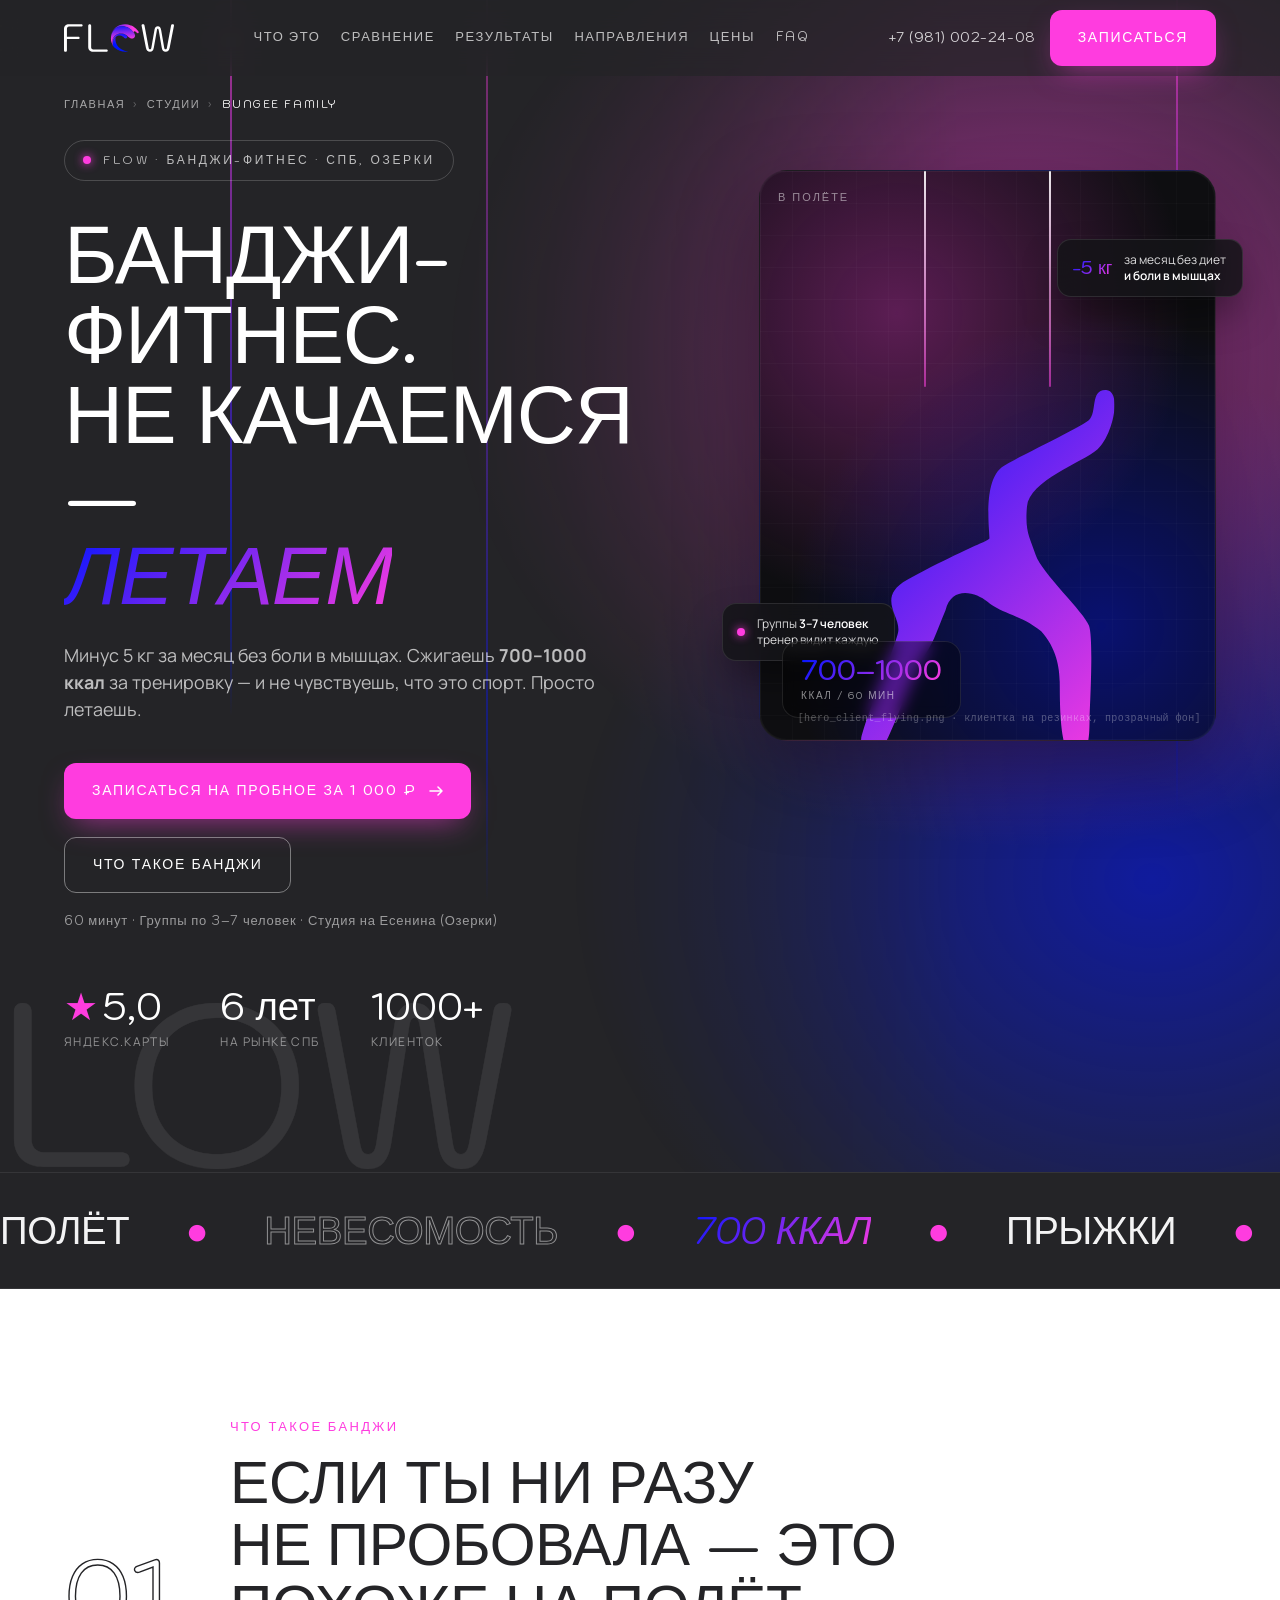
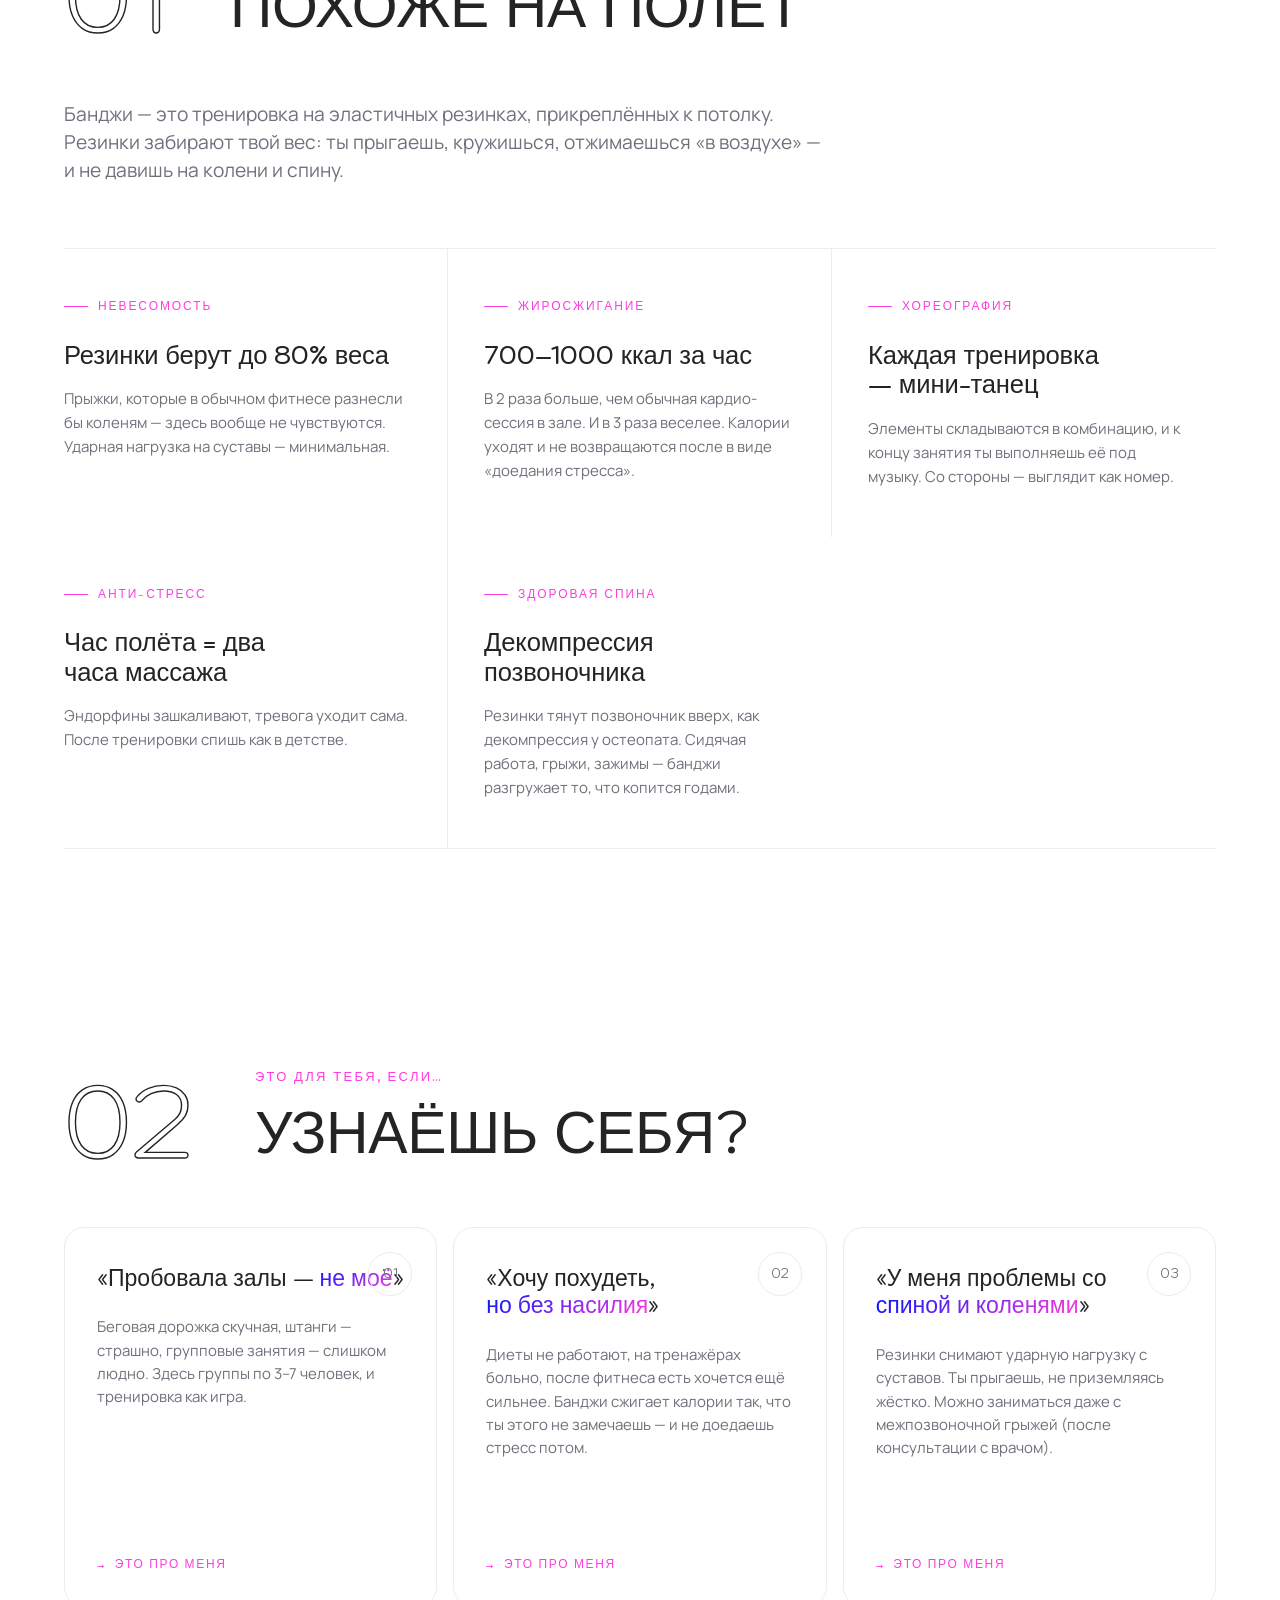
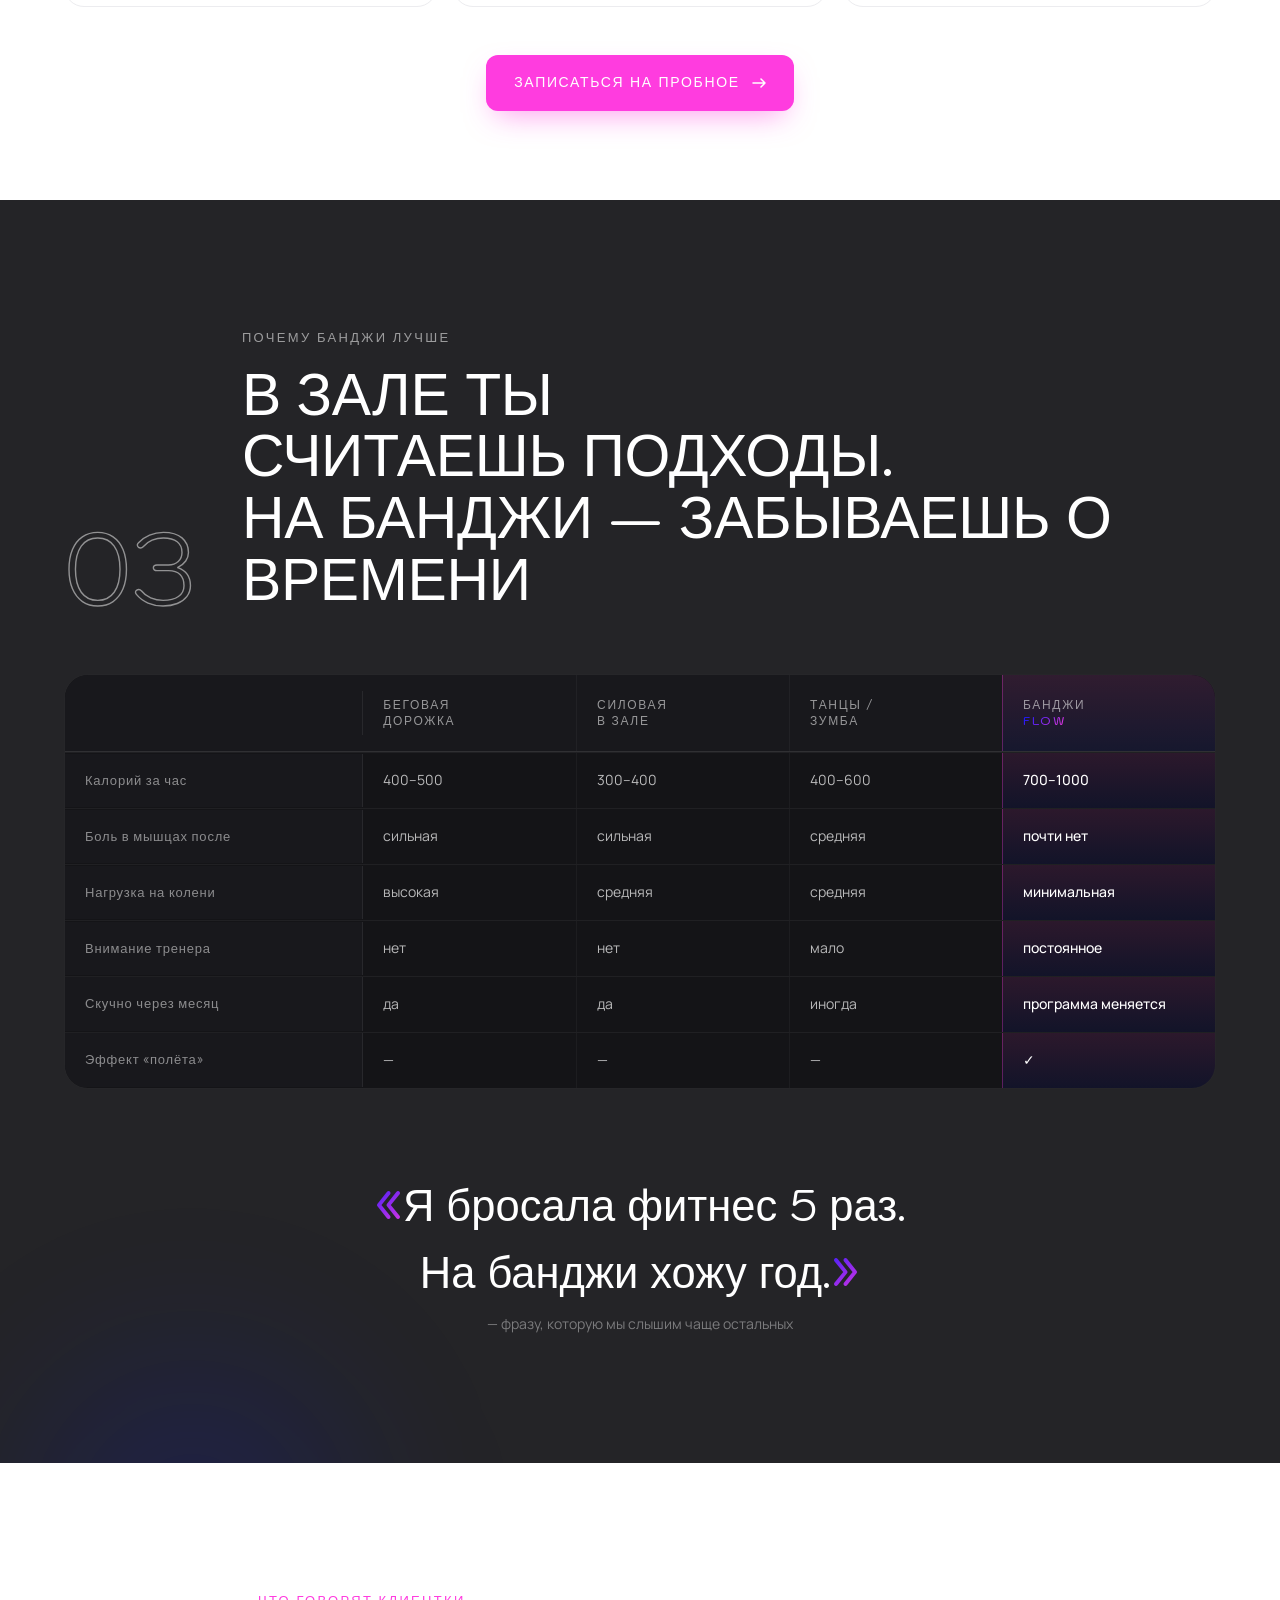
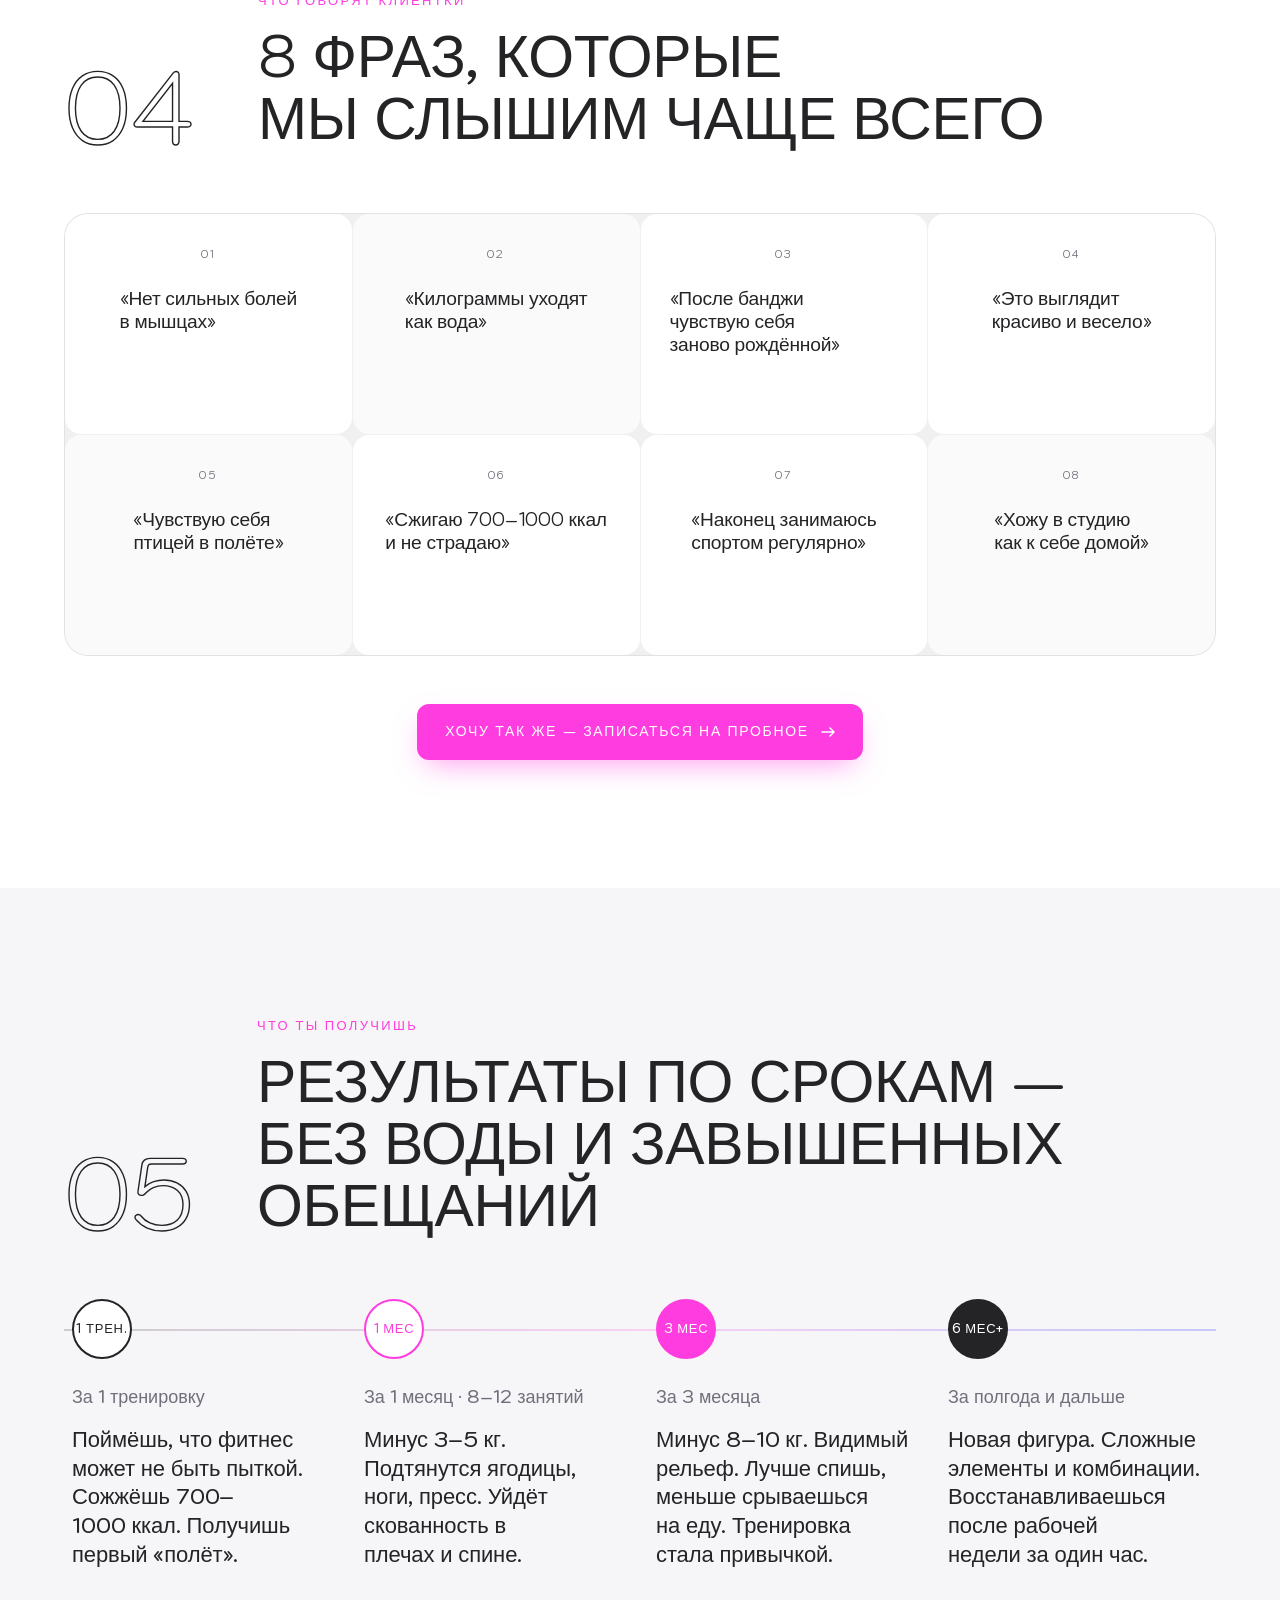
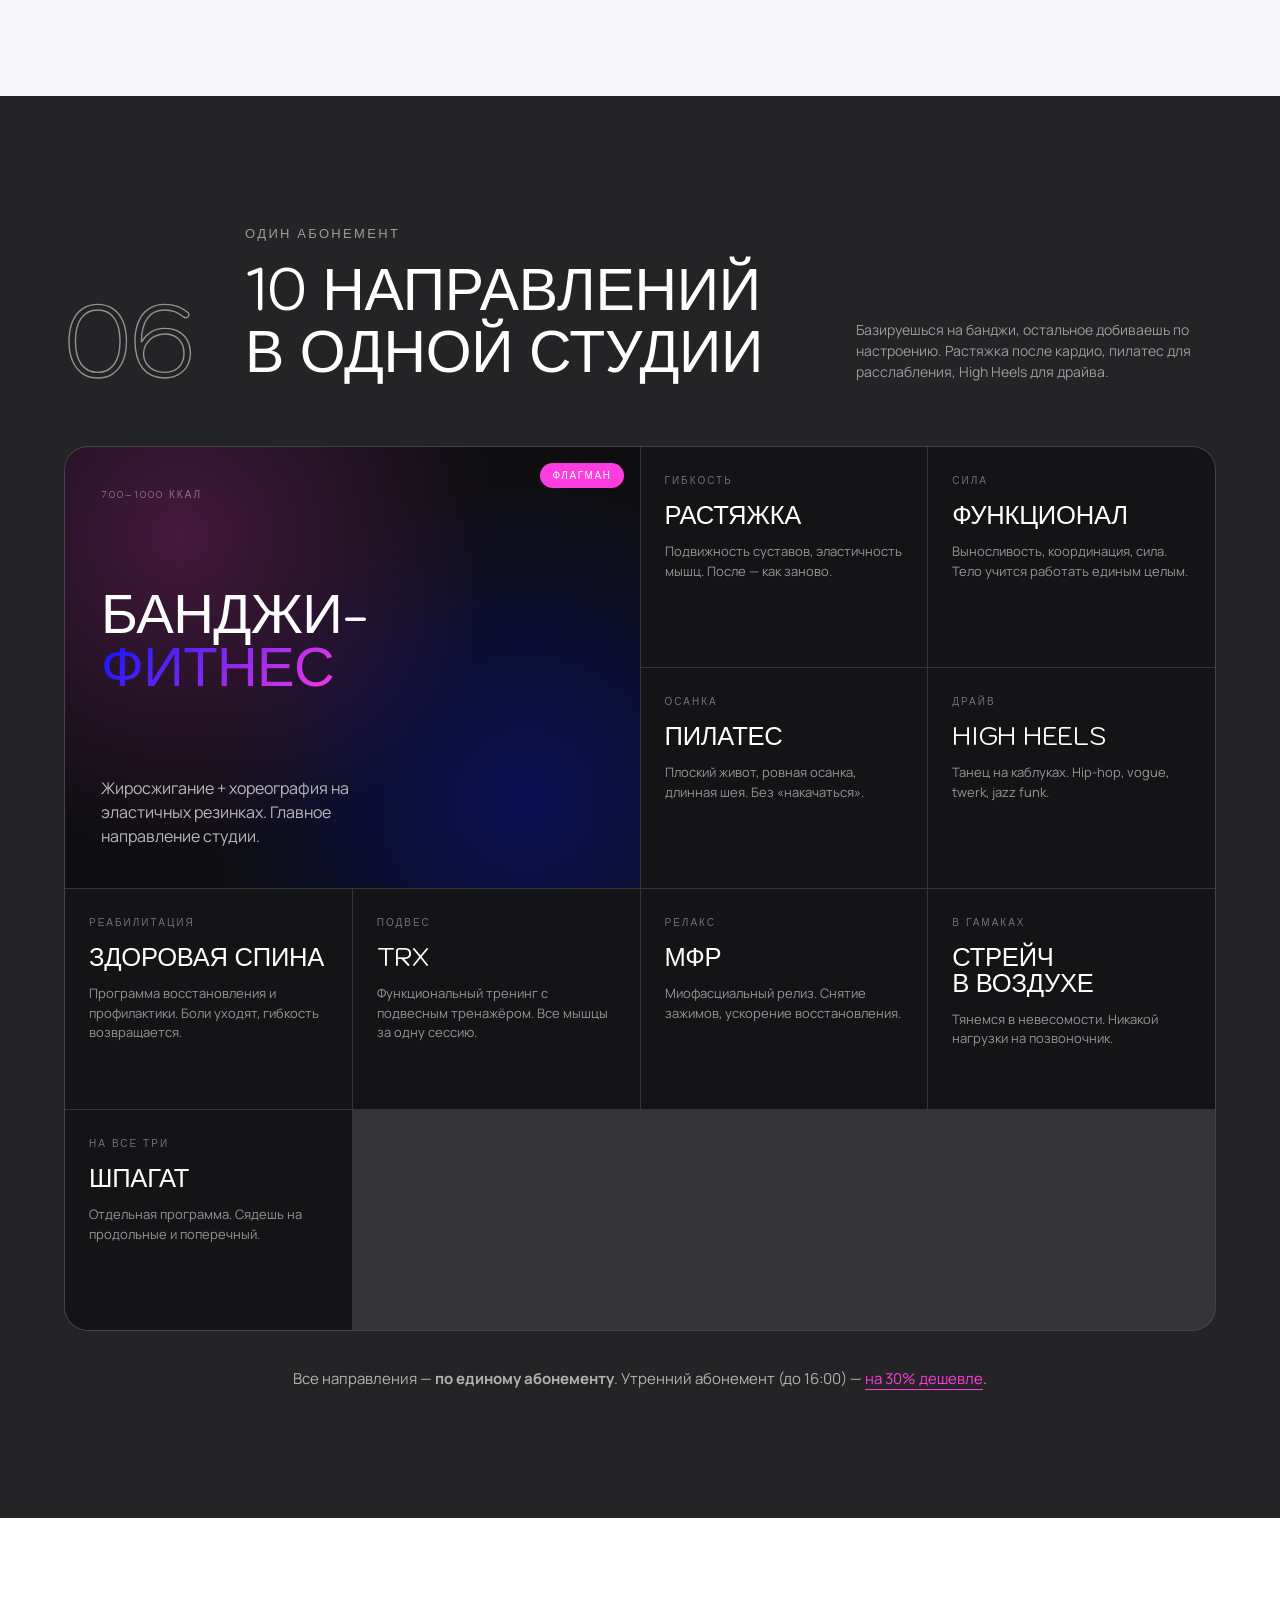
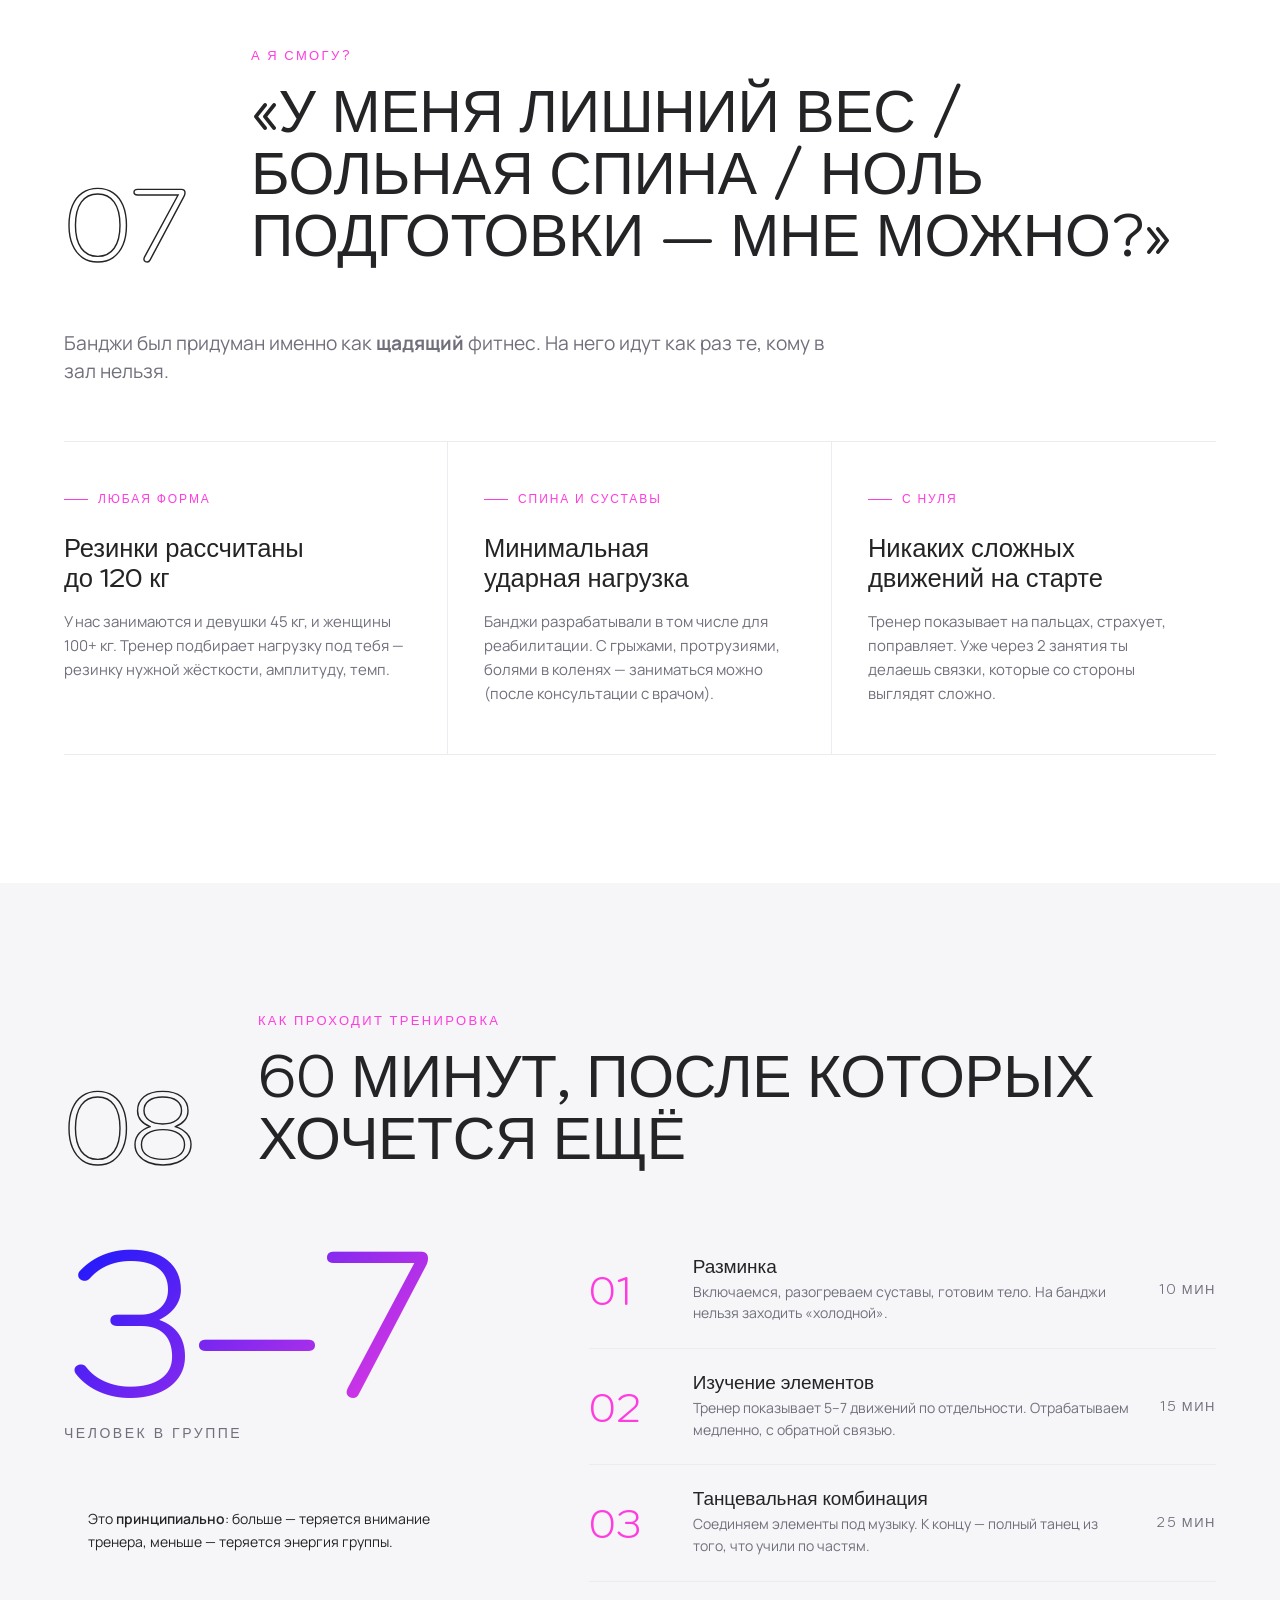
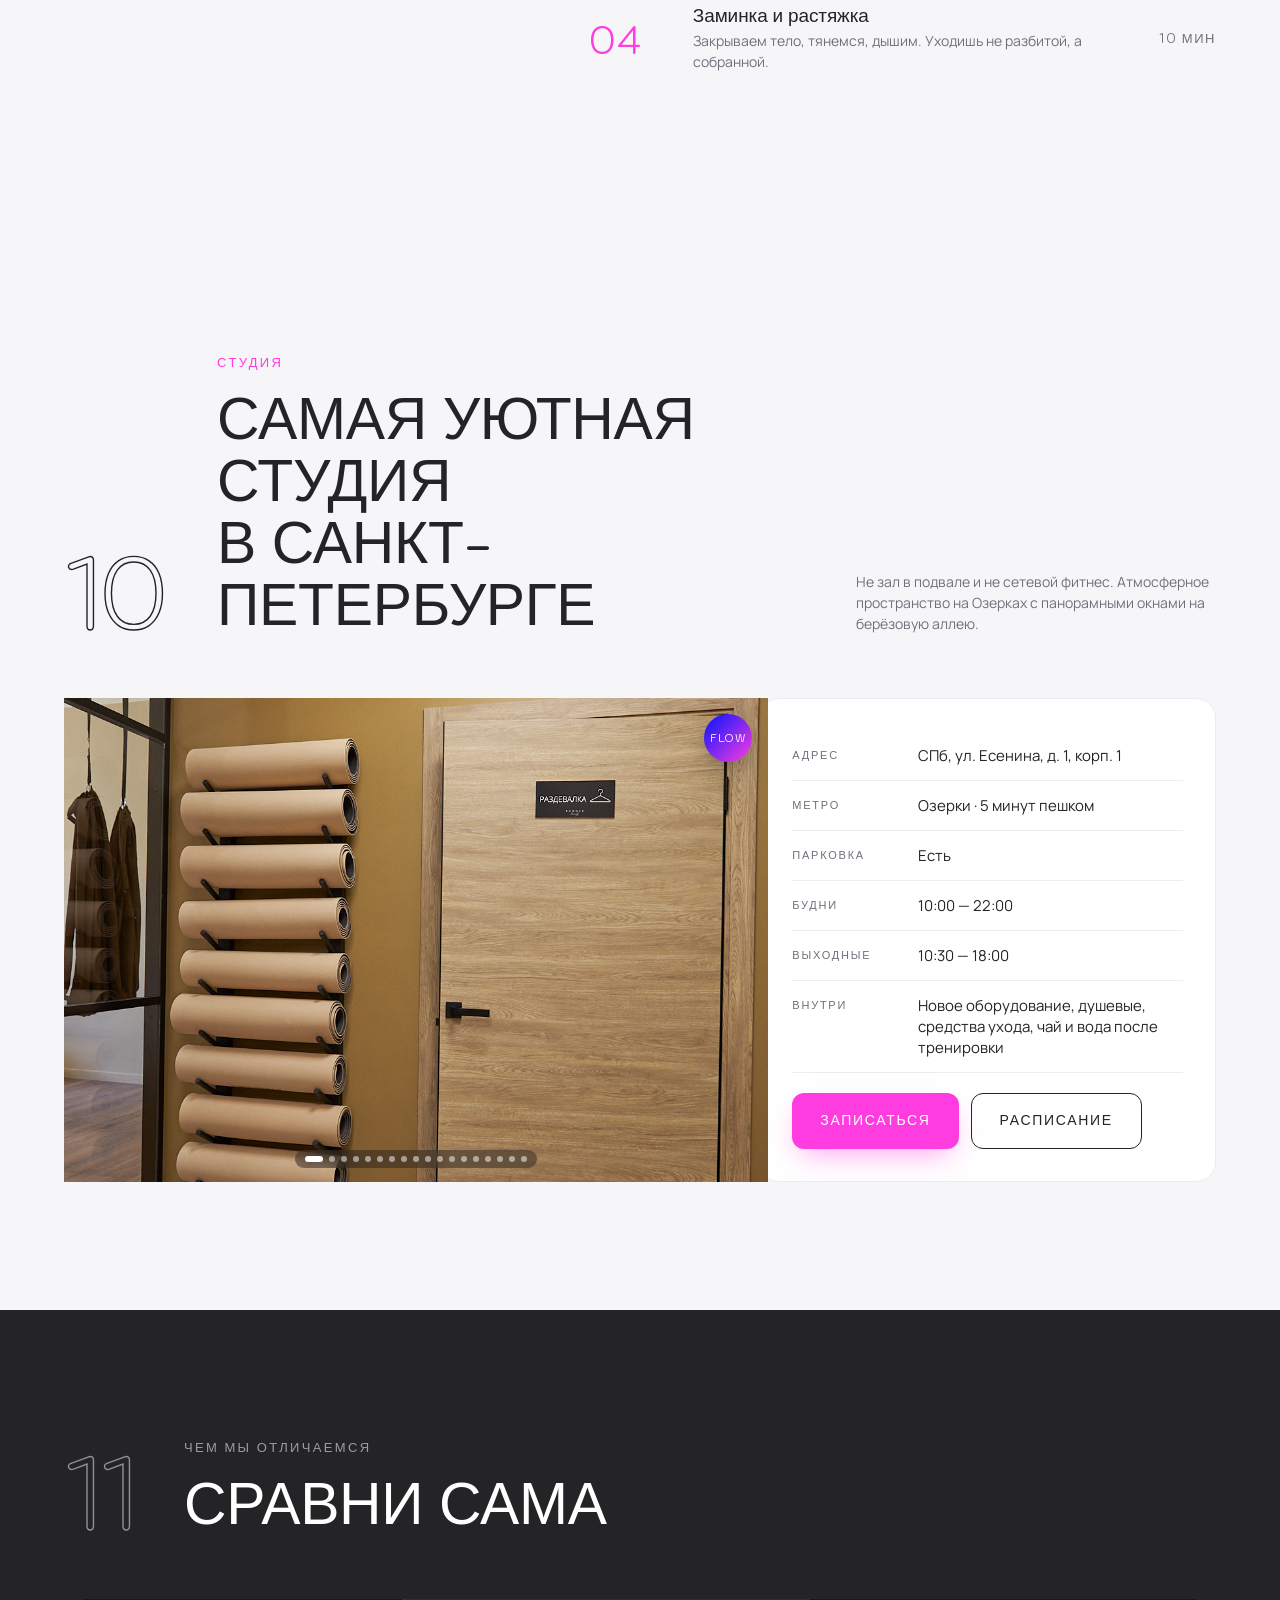
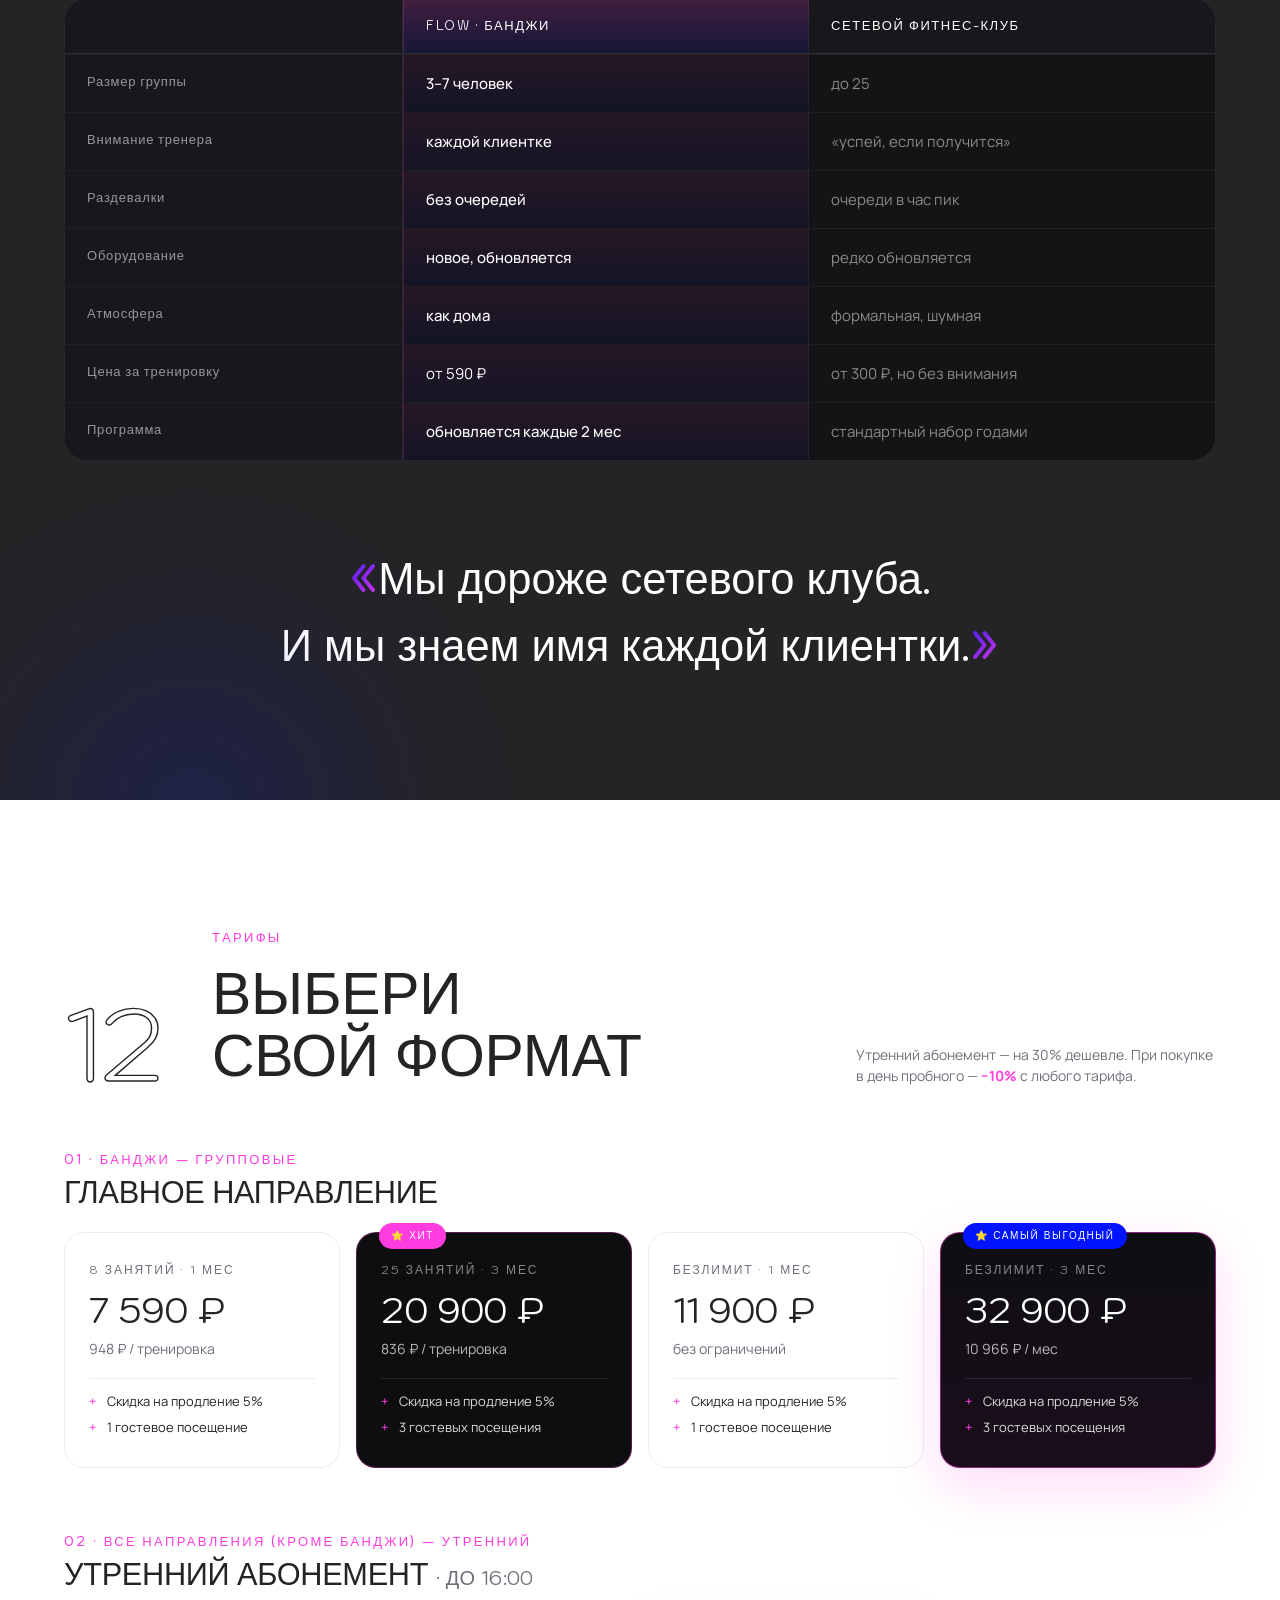
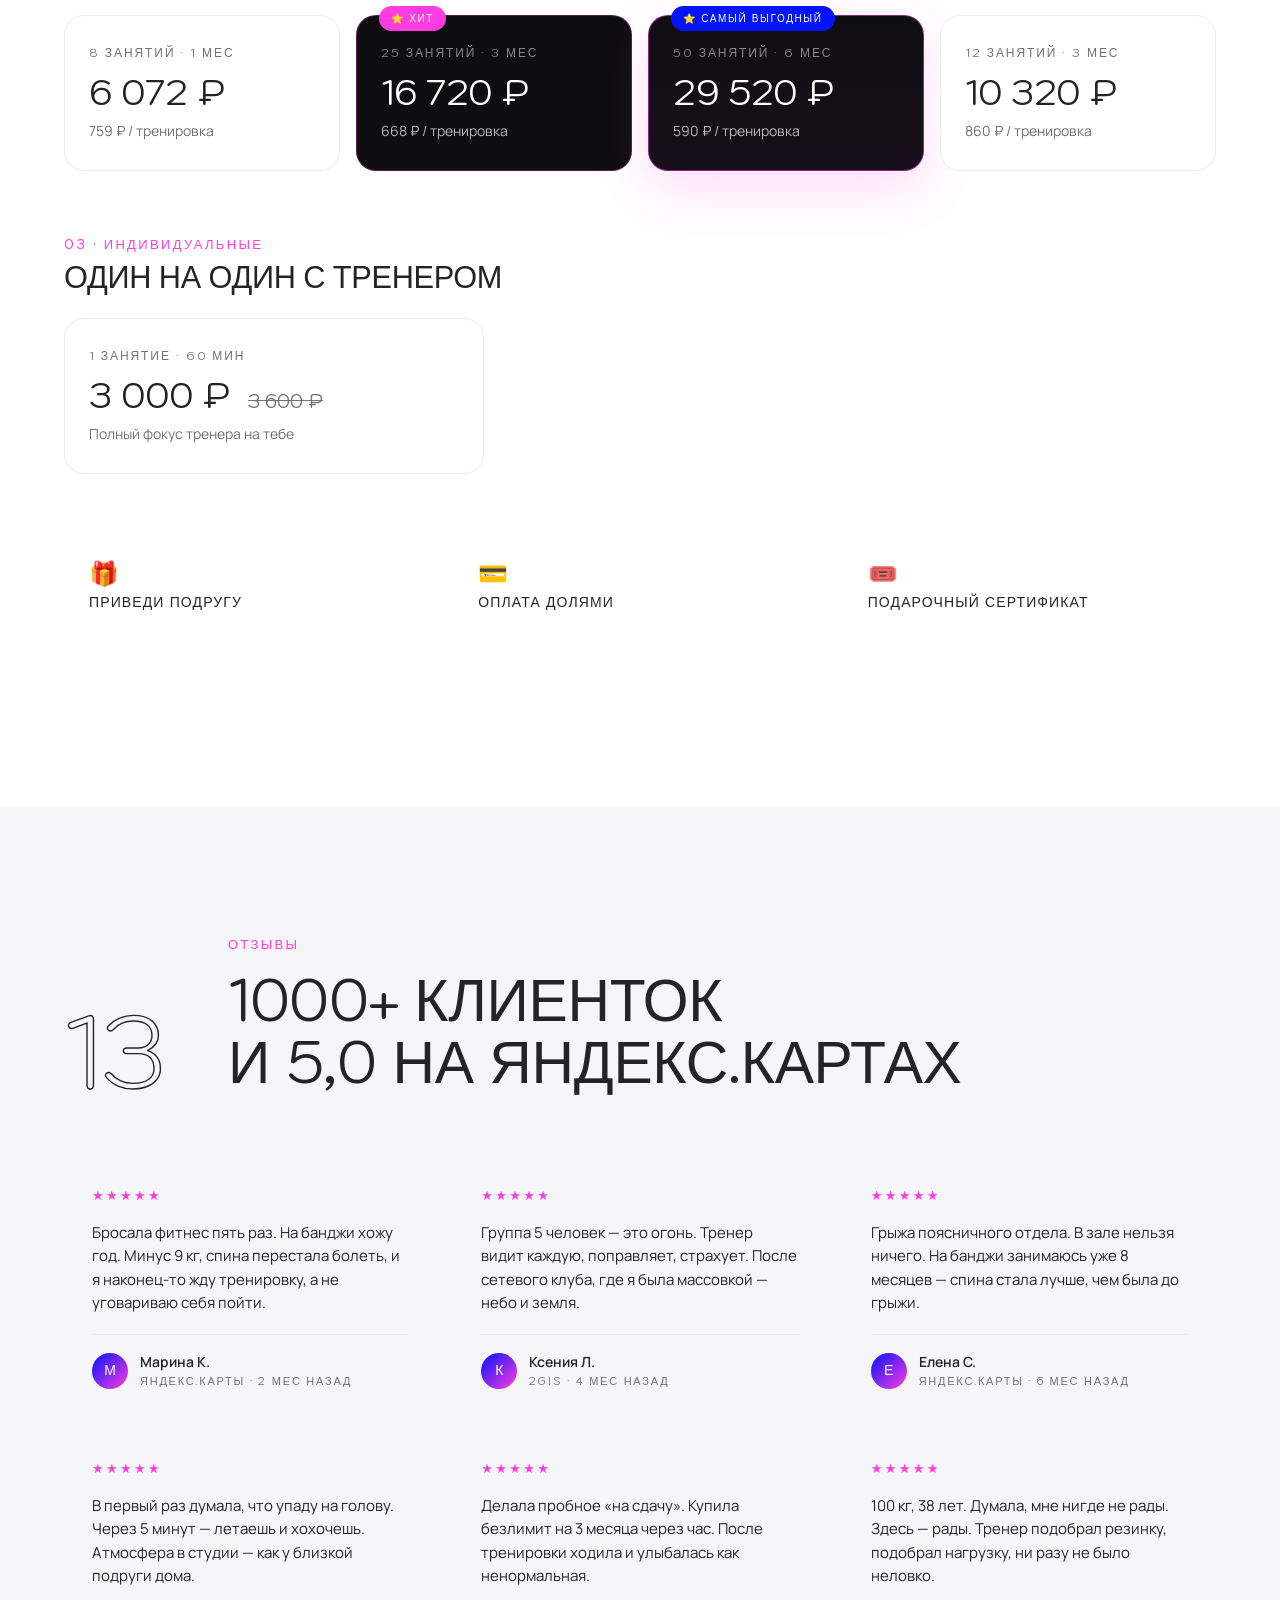
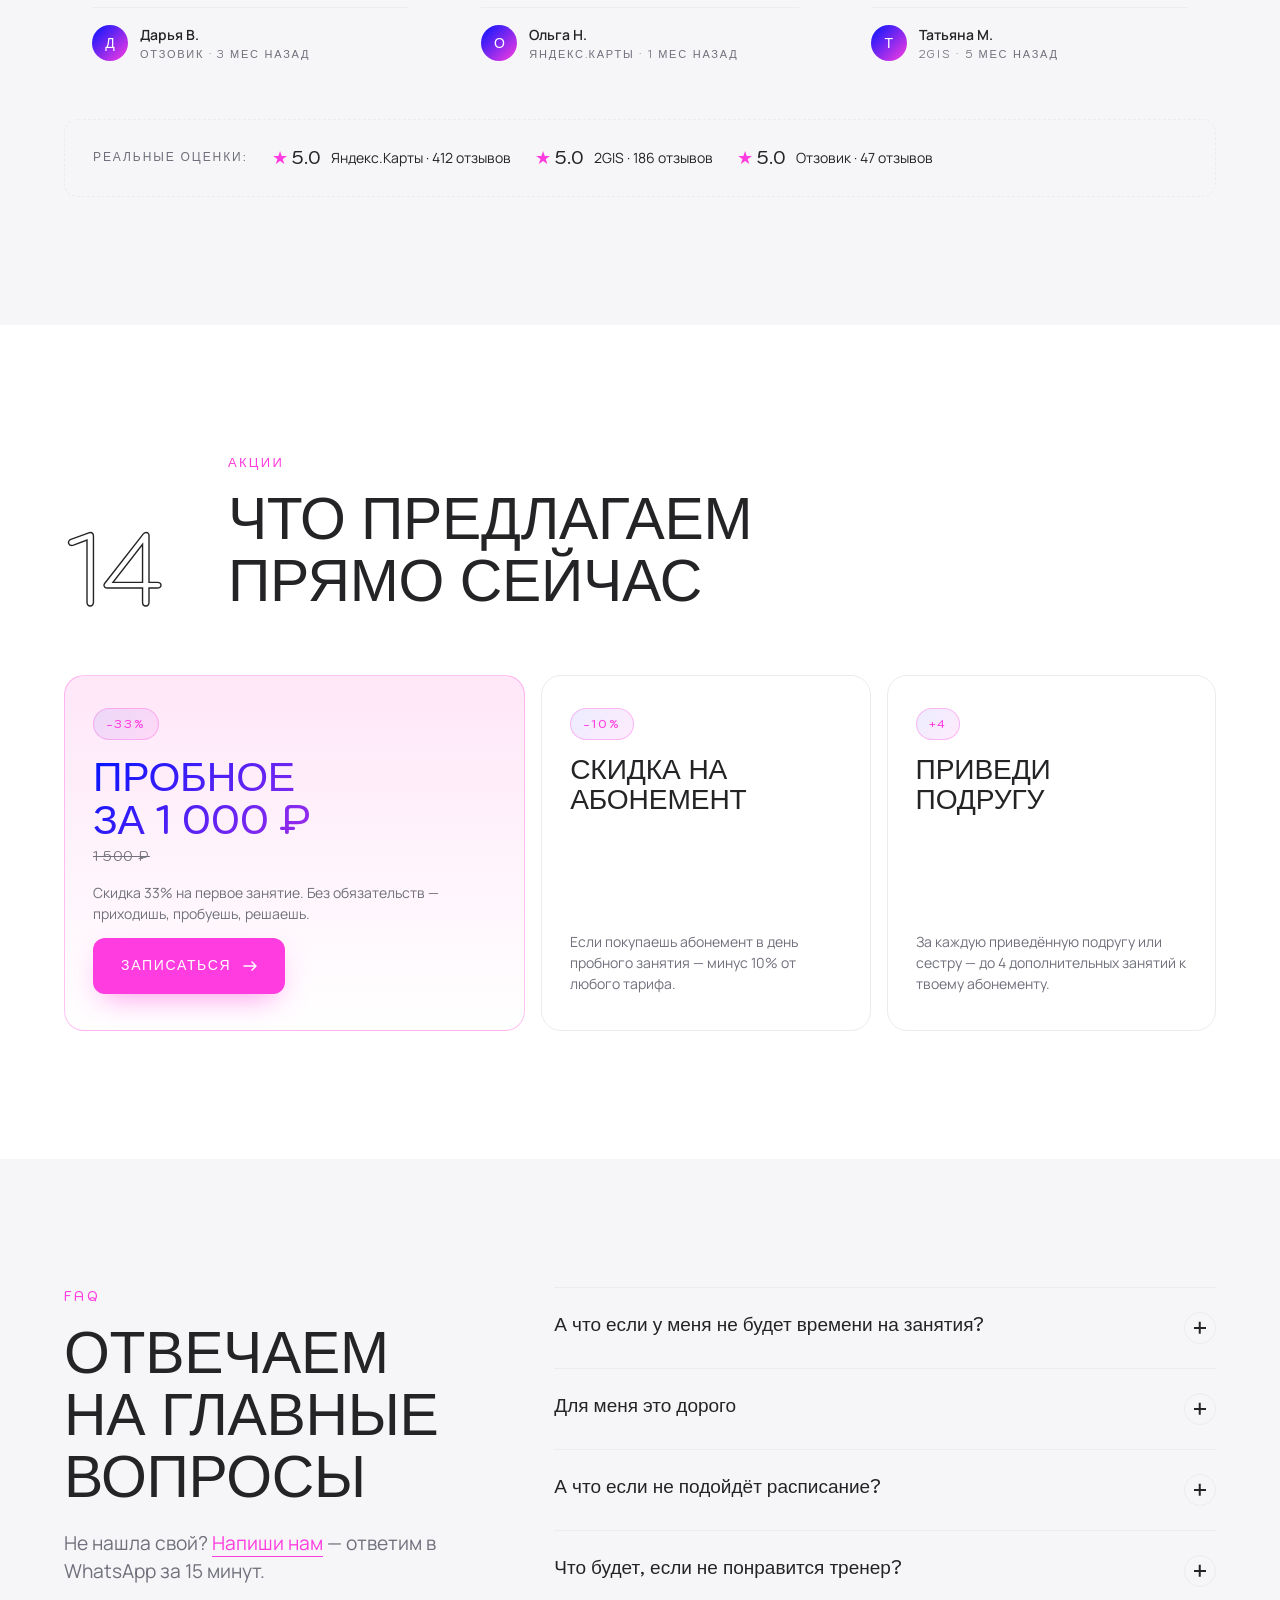
<file: bungee2.html>
<!DOCTYPE html>
<html lang="ru">
<head>
<meta charset="UTF-8" />
<meta http-equiv="X-UA-Compatible" content="IE=edge" />
<meta name="viewport" content="width=device-width, initial-scale=1, viewport-fit=cover" />
<meta name="robots" content="index, follow" />
<meta name="theme-color" content="#242427" />

<title>Банджи-фитнес в СПб — студия Bungee Family на Озерках | Пробное за 1 000 ₽</title>
<meta name="description" content="Банджи-фитнес в Санкт-Петербурге. Минус 5 кг за месяц без боли в мышцах. Мини-группы 3–7 человек, 10 направлений по единому абонементу. Пробное за 1 000 ₽. Метро Озерки." />
<meta name="keywords" content="банджи фитнес спб, банджи озерки, летающий фитнес, банджи для похудения" />
<meta name="author" content="FLOW · Fem Training Lab" />

<!-- TODO: confirm production URL before launch -->
<link rel="canonical" href="https://flowtraining.ru/bungee/" />

<!-- Open Graph -->
<meta property="og:type" content="website" />
<meta property="og:site_name" content="Bungee Family · банджи-фитнес FLOW" />
<meta property="og:locale" content="ru_RU" />
<meta property="og:title" content="Банджи-фитнес в СПб — студия Bungee Family на Озерках" />
<meta property="og:description" content="Минус 5 кг за месяц без боли в мышцах. Мини-группы 3–7 человек. Пробное за 1 000 ₽. Метро Озерки." />
<meta property="og:url" content="https://flowtraining.ru/bungee/" />
<!-- TODO: create dedicated 1200×630 OG preview at assets/images/og-bungee-family.jpg -->
<meta property="og:image" content="https://flowtraining.ru/assets/images/og-bungee-family.jpg" />
<meta property="og:image:width" content="1200" />
<meta property="og:image:height" content="630" />
<meta property="og:image:alt" content="Bungee Family — банджи-фитнес студия на Озерках в Санкт-Петербурге" />

<!-- Twitter Card -->
<meta name="twitter:card" content="summary_large_image" />
<meta name="twitter:title" content="Банджи-фитнес в СПб — Bungee Family на Озерках" />
<meta name="twitter:description" content="Минус 5 кг за месяц без боли в мышцах. Мини-группы 3–7 человек. Пробное за 1 000 ₽." />
<meta name="twitter:image" content="https://flowtraining.ru/assets/images/og-bungee-family.jpg" />

<!-- Favicons -->
<link rel="icon" type="image/png" href="assets/images/Sign.png" />
<link rel="apple-touch-icon" href="assets/images/Sign.png" />

<!-- Fonts -->
<link rel="preconnect" href="https://fonts.googleapis.com" />
<link rel="preconnect" href="https://fonts.gstatic.com" crossorigin />
<link href="https://fonts.googleapis.com/css2?family=Kodchasan:wght@300;400;500;600;700&family=Manrope:wght@300;400;500;600;700&display=swap" rel="stylesheet" />

<!-- Critical hero asset preload -->
<link rel="preload" as="image" href="assets/silh-jump.svg" />

<!--
  TODO (perf, offline): convert ./assets/images/**/*.{jpg,png} to WebP +
  fallback via <picture> in the studio slider and hero. The ozerki/ folder
  is the biggest asset bucket — main win on LCP.
  TODO (perf, build step): extract critical CSS for first paint and inline
  inside <style> before styles.css to remove render-blocking.
-->
<link rel="stylesheet" href="styles.css" />

<!-- TODO: Yandex.Metrika counter — вставить тег от Я.Метрики сюда -->
<!-- TODO: Google Analytics (gtag.js) — вставить тег GA сюда -->

<!-- ───────── Schema.org / JSON-LD ───────── -->
<script type="application/ld+json">
{
  "@context": "https://schema.org",
  "@graph": [
    {
      "@type": "Organization",
      "@id": "https://flowtraining.ru/#organization",
      "name": "FLOW",
      "alternateName": "FLOW Fem Training Lab",
      "url": "https://flowtraining.ru/",
      "logo": "https://flowtraining.ru/assets/images/Sign.png",
      "sameAs": [
        "https://www.instagram.com/flow.training.lab",
        "https://t.me/flow_manager",
        "https://vk.com/flowtrainingspace"
      ]
    },
    {
      "@type": "WebPage",
      "@id": "https://flowtraining.ru/bungee/#webpage",
      "url": "https://flowtraining.ru/bungee/",
      "name": "Банджи-фитнес в СПб — студия Bungee Family на Озерках",
      "inLanguage": "ru-RU",
      "isPartOf": { "@id": "https://flowtraining.ru/#organization" },
      "description": "Банджи-фитнес в Санкт-Петербурге. Минус 5 кг за месяц без боли в мышцах. Мини-группы 3–7 человек, 10 направлений по единому абонементу. Пробное за 1 000 ₽. Метро Озерки."
    },
    {
      "@type": "BreadcrumbList",
      "@id": "https://flowtraining.ru/bungee/#breadcrumbs",
      "itemListElement": [
        { "@type": "ListItem", "position": 1, "name": "Главная", "item": "https://flowtraining.ru/" },
        { "@type": "ListItem", "position": 2, "name": "Студии", "item": "https://flowtraining.ru/#studios" },
        { "@type": "ListItem", "position": 3, "name": "Bungee Family", "item": "https://flowtraining.ru/bungee/" }
      ]
    },
    {
      "@type": ["HealthClub", "SportsActivityLocation"],
      "@id": "https://flowtraining.ru/bungee/#studio",
      "name": "Bungee Family · студия банджи-фитнеса на Озерках",
      "alternateName": "FLOW Bungee",
      "url": "https://flowtraining.ru/bungee/",
      "image": "https://flowtraining.ru/assets/images/ozerki/IMG_2363.jpg",
      "telephone": "+79810022408",
      "email": "flowtraininglab@gmail.com",
      "priceRange": "₽₽",
      "address": {
        "@type": "PostalAddress",
        "streetAddress": "ул. Есенина, 1, корп. 1",
        "addressLocality": "Санкт-Петербург",
        "addressCountry": "RU"
      },
      "openingHoursSpecification": [
        { "@type": "OpeningHoursSpecification", "dayOfWeek": ["Monday","Tuesday","Wednesday","Thursday","Friday"], "opens": "10:00", "closes": "22:00" },
        { "@type": "OpeningHoursSpecification", "dayOfWeek": ["Saturday","Sunday"], "opens": "10:30", "closes": "18:00" }
      ],
      "aggregateRating": {
        "@type": "AggregateRating",
        "ratingValue": "5.0",
        "reviewCount": "412",
        "bestRating": "5",
        "worstRating": "1"
      },
      "amenityFeature": [
        { "@type": "LocationFeatureSpecification", "name": "Парковка", "value": true },
        { "@type": "LocationFeatureSpecification", "name": "Душевые", "value": true },
        { "@type": "LocationFeatureSpecification", "name": "Wi-Fi", "value": true }
      ],
      "parentOrganization": { "@id": "https://flowtraining.ru/#organization" }
    },
    {
      "@type": "FAQPage",
      "@id": "https://flowtraining.ru/bungee/#faq",
      "mainEntity": [
        { "@type": "Question", "name": "А что если у меня не будет времени на занятия?", "acceptedAnswer": { "@type": "Answer", "text": "Все наши абонементы имеют срок действия от 1 до 6 месяцев — выбирай комфортный. Плюс в каждом есть гостевые посещения для подруги, чтобы тренировки не пропали. И заморозка — на случай форс-мажора." } },
        { "@type": "Question", "name": "Для меня это дорого", "acceptedAnswer": { "@type": "Answer", "text": "Мы дороже сетевого клуба, потому что у нас группа 3–7 человек, а не 25. Один час с нашим тренером даёт результат, на который в обычном зале уходит 3 часа. Утренний абонемент — на 30% дешевле, а пробное стоит 1 000 ₽ — посчитай сама после первой тренировки." } },
        { "@type": "Question", "name": "А что если не подойдёт расписание?", "acceptedAnswer": { "@type": "Answer", "text": "Расписание гибкое — занятия с 10:00 до 22:00 в будни, с 10:30 до 18:00 в выходные. На банджи в день обычно 4–6 слотов на выбор. Если ни один не подойдёт — поможем подобрать индивидуальные." } },
        { "@type": "Question", "name": "Что будет, если не понравится тренер?", "acceptedAnswer": { "@type": "Answer", "text": "В студии 5 тренеров банджи, у каждого свой подход. Если конкретный тренер не зашёл — администратор поможет подобрать другого. У нас есть клиентки, которые ходят к двум тренерам по очереди — обе нравятся по-разному." } },
        { "@type": "Question", "name": "Боюсь, что закончится мотивация", "acceptedAnswer": { "@type": "Answer", "text": "Это нормально, она у всех заканчивается. Поэтому у нас мини-группы — ты знаешь всех по именам, и пропустить тренировку «по тихому» не получится. Плюс программа меняется каждые 2 месяца — тебе не успевает наскучить." } },
        { "@type": "Question", "name": "Я с лишним весом — выдержат ли резинки?", "acceptedAnswer": { "@type": "Answer", "text": "Резинки рассчитаны на вес до 120 кг. У нас занимаются клиентки и 100+ кг — это, наоборот, идеальный фитнес для них, потому что нет нагрузки на колени." } },
        { "@type": "Question", "name": "У меня больная спина, колени или грыжа — можно?", "acceptedAnswer": { "@type": "Answer", "text": "Банджи разрабатывали в том числе как реабилитационный фитнес. Ударная нагрузка минимальная. Перед началом — консультация с тренером, при серьёзных диагнозах — справка от врача." } },
        { "@type": "Question", "name": "Что надеть и взять с собой?", "acceptedAnswer": { "@type": "Answer", "text": "Лосины (обязательно — резинки трутся об открытую кожу), топ, носки. Воду. Душевая, фен, средства ухода — есть у нас, можно ничем не запасаться." } },
        { "@type": "Question", "name": "Когда увижу результат?", "acceptedAnswer": { "@type": "Answer", "text": "Если ходишь 2–3 раза в неделю — минус 3–5 кг через месяц, минус 8–10 кг через 3 месяца. Без диет, при обычном питании." } },
        { "@type": "Question", "name": "Можно ли мужчинам?", "acceptedAnswer": { "@type": "Answer", "text": "Группы только женские. Для мужчин — индивидуальные занятия, договариваемся отдельно." } }
      ]
    }
  ]
}
</script>
<style>
/* ===== Bungee page — overrides & additions ===== */

/* Fix: section-head with 3rd-child .head-aside should use a 3-col grid
   so the aside doesn't force column 1 wider than the wrap. */
.section-head:has(.head-aside) {
  grid-template-columns: auto 1fr minmax(0, 360px);
  align-items: end;
  gap: clamp(24px, 4vw, 56px);
}
.section-head .head-aside {
  max-width: 360px;
  font-size: 14px;
  line-height: 1.5;
  color: var(--gray-light);
  margin: 0;
}
@media (max-width: 1000px) {
  .section-head:has(.head-aside) {
    grid-template-columns: auto 1fr;
  }
  .section-head .head-aside {
    grid-column: 1 / -1;
    max-width: 640px;
  }
}

/* Fix: header nav was overflowing under ~1100px — tighten + raise breakpoint */
.header nav { gap: clamp(14px, 1.6vw, 24px); }
.header nav a { white-space: nowrap; font-size: 13px; }
@media (max-width: 1180px) {
  .header nav { display: none; }
}

/* Hero — bungee ropes hanging from the top */
.bungee-hero { position: relative; overflow: hidden; }
.bungee-rope {
  position: absolute;
  top: -10px;
  width: 2px;
  background: linear-gradient(180deg, rgba(255,60,223,0.0) 0%, rgba(255,60,223,0.55) 8%, rgba(0,20,255,0.55) 80%, rgba(0,20,255,0.0) 100%);
  border-radius: 2px;
  pointer-events: none;
  z-index: 1;
  transform-origin: top center;
  animation: ropeSway 6s ease-in-out infinite;
}
.bungee-rope.rope-1 { left: 18%; height: 62%; animation-delay: 0s; }
.bungee-rope.rope-2 { left: 38%; height: 78%; animation-delay: -2s; opacity: 0.7; }
.bungee-rope.rope-3 { right: 8%;  height: 70%; animation-delay: -4s; opacity: 0.9; }
@keyframes ropeSway {
  0%, 100% { transform: rotate(-1.2deg); }
  50% { transform: rotate(1.2deg); }
}

/* Hero "fly" visual — silhouette suspended on 2 ropes */
.hero-fly { position: relative; z-index: 2; align-self: start; margin-top: 30px; }
@media (max-width: 900px) {
  .hero-fly { align-self: auto; margin-top: 0; }
}
.fly-frame {
  position: relative;
  aspect-ratio: 4 / 5;
  border-radius: 28px;
  overflow: hidden;
  background:
    radial-gradient(circle at 30% 25%, rgba(255,60,223,0.32), transparent 55%),
    radial-gradient(circle at 75% 80%, rgba(0,20,255,0.4), transparent 55%),
    #0e0e11;
  border: 1px solid rgba(255,255,255,0.06);
  box-shadow: 0 30px 80px rgba(0,0,0,0.35), inset 0 0 0 1px rgba(255,255,255,0.03);
}
.fly-frame::before {
  content: "";
  position: absolute; inset: 0;
  background-image:
    linear-gradient(to right, rgba(255,255,255,0.04) 1px, transparent 1px),
    linear-gradient(to bottom, rgba(255,255,255,0.04) 1px, transparent 1px);
  background-size: 32px 32px;
  pointer-events: none;
  opacity: 0.55;
}
.fly-rope {
  position: absolute;
  top: 0;
  width: 2px;
  height: 38%;
  background: linear-gradient(180deg, rgba(255,255,255,0.9) 0%, rgba(255,60,223,0.55) 100%);
  border-radius: 2px;
  z-index: 3;
  transform-origin: top center;
  animation: rope2 5s ease-in-out infinite;
}
.fly-rope.rope-l { left: 36%; animation-delay: -1s; }
.fly-rope.rope-r { right: 36%; animation-delay: -2.5s; }
@keyframes rope2 {
  0%, 100% { transform: rotate(-2deg); }
  50% { transform: rotate(2deg); }
}
.fly-silh {
  position: absolute;
  top: 36%; left: 50%;
  width: 56%; aspect-ratio: 1 / 1.55;
  transform: translate(-50%, 0);
  background: var(--grad);
  -webkit-mask: url("assets/silh-jump.svg") center/contain no-repeat;
  mask: url("assets/silh-jump.svg") center/contain no-repeat;
  -webkit-mask-mode: alpha; mask-mode: alpha;
  filter: drop-shadow(0 24px 36px rgba(255,60,223,0.35));
  animation: flyBob 5s ease-in-out infinite;
  z-index: 4;
}
@keyframes flyBob {
  0%, 100% { transform: translate(-50%, 0) rotate(-3deg); }
  50% { transform: translate(-50%, -10px) rotate(3deg); }
}
.fly-tag {
  position: absolute;
  top: 18px; left: 18px;
  font-family: var(--kod);
  font-size: 11px;
  letter-spacing: 0.18em;
  text-transform: uppercase;
  color: rgba(255,255,255,0.5);
  z-index: 5;
}
.fly-cal {
  position: absolute;
  bottom: 22px; left: 22px;
  z-index: 5;
  display: flex; flex-direction: column; gap: 4px;
  align-items: flex-start;
  background: rgba(0,0,0,0.4);
  backdrop-filter: blur(8px);
  padding: 14px 18px;
  border-radius: 16px;
  border: 1px solid rgba(255,255,255,0.1);
}
.fly-cal .grad {
  font-family: var(--kod);
  font-size: clamp(20px, 2.2vw, 28px);
  font-weight: 500;
  background: var(--grad);
  -webkit-background-clip: text; background-clip: text;
  -webkit-text-fill-color: transparent;
  line-height: 1;
}
.fly-cal .cal-lbl {
  font-family: var(--kod);
  font-size: 10px;
  letter-spacing: 0.16em;
  text-transform: uppercase;
  color: rgba(255,255,255,0.55);
}
.fly-frame .ph-label {
  position: absolute;
  bottom: 14px; right: 14px;
  z-index: 5;
  font-family: ui-monospace, 'SF Mono', monospace;
  font-size: 10px;
  color: rgba(255,255,255,0.3);
  letter-spacing: 0.04em;
}

/* Head aside (used in several sections) — on dark version */
.head-aside.on-dark { color: rgba(255,255,255,0.55); }

/* ===== Compare table ===== */
.cmp-table {
  display: grid;
  border: 1px solid rgba(255,255,255,0.08);
  border-radius: 24px;
  overflow: hidden;
  background: #141417;
}
.cmp-head, .cmp-row {
  display: grid;
  grid-template-columns: 1.4fr repeat(4, 1fr);
  align-items: center;
}
.cmp-head { border-bottom: 1px solid rgba(255,255,255,0.1); background: #18181c; }
.cmp-row { border-top: 1px solid rgba(255,255,255,0.05); }
.cmp-row-lbl, .cmp-col {
  padding: 18px 20px;
  font-size: 14px;
  line-height: 1.35;
}
.cmp-head .cmp-col, .cmp-head .cmp-row-lbl {
  font-family: var(--kod);
  text-transform: uppercase;
  font-size: 12px;
  letter-spacing: 0.14em;
  color: rgba(255,255,255,0.55);
  padding-top: 22px; padding-bottom: 22px;
}
.cmp-row-lbl {
  font-family: var(--kod);
  font-size: 13px;
  letter-spacing: 0.06em;
  color: rgba(255,255,255,0.5);
  background: #18181c;
  border-right: 1px solid rgba(255,255,255,0.07);
}
.cmp-col { color: rgba(255,255,255,0.7); }
.cmp-col + .cmp-col { border-left: 1px solid rgba(255,255,255,0.04); }
.cmp-us {
  background: linear-gradient(180deg, rgba(255,60,223,0.1), rgba(0,20,255,0.08));
  color: #fff;
  border-left: 1px solid rgba(255,60,223,0.3) !important;
  position: relative;
}
.cmp-us b { color: #fff; font-weight: 500; }
.cmp-brand {
  background: var(--grad);
  -webkit-background-clip: text; background-clip: text;
  -webkit-text-fill-color: transparent;
  font-weight: 500;
}
@media (max-width: 900px) {
  .cmp-head, .cmp-row { grid-template-columns: 1.2fr 1fr 1fr; }
  .cmp-head .cmp-col:nth-child(2),
  .cmp-head .cmp-col:nth-child(3),
  .cmp-row .cmp-col:nth-child(2),
  .cmp-row .cmp-col:nth-child(3) { display: none; }
}

.cmp-quote {
  font-family: var(--kod);
  text-align: center;
  font-size: clamp(28px, 3.4vw, 48px);
  line-height: 1.1;
  font-weight: 400;
  margin-top: clamp(48px, 6vw, 80px);
  color: #fff;
  text-wrap: balance;
}
.cmp-quote .open-q, .cmp-quote .close-q {
  font-family: var(--kod);
  background: var(--grad);
  -webkit-background-clip: text; background-clip: text;
  -webkit-text-fill-color: transparent;
  font-size: 1.4em;
}
.cmp-quote-sub {
  text-align: center;
  margin-top: 14px;
  font-size: 14px;
  color: rgba(255,255,255,0.4);
}

/* ===== Quotes 8x grid ===== */
.quotes-grid {
  display: grid;
  grid-template-columns: repeat(4, 1fr);
  gap: 1px;
  background: rgba(0,0,0,0.06);
  border: 1px solid rgba(0,0,0,0.06);
  border-radius: 24px;
  overflow: hidden;
}
.qcard {
  background: #fff;
  padding: 32px 28px 36px;
  display: flex; flex-direction: column; gap: 24px;
  min-height: 220px;
  transition: background .3s ease;
  position: relative;
}
.qcard:hover { background: var(--bg-tone); }
.qcard:nth-child(2),
.qcard:nth-child(5),
.qcard:nth-child(8) { background: #fafafa; }
.qcard .qix {
  font-family: var(--kod);
  font-size: 11px;
  letter-spacing: 0.18em;
  color: var(--gray-light);
  text-transform: uppercase;
}
.qcard h3 {
  font-family: var(--kod);
  font-size: clamp(18px, 1.5vw, 22px);
  font-weight: 400;
  line-height: 1.2;
  letter-spacing: -0.01em;
  text-transform: none;
  margin: 0;
  color: var(--gray);
  text-wrap: balance;
}
.qcard::before {
  content: "“";
  position: absolute;
  top: 16px; right: 18px;
  font-family: var(--kod);
  font-size: 48px;
  line-height: 1;
  background: var(--grad);
  -webkit-background-clip: text; background-clip: text;
  -webkit-text-fill-color: transparent;
  opacity: 0;
  transition: opacity .3s ease;
}
.qcard:hover::before { opacity: 0.5; }
@media (max-width: 900px) {
  .quotes-grid { grid-template-columns: repeat(2, 1fr); }
}
@media (max-width: 520px) {
  .quotes-grid { grid-template-columns: 1fr; }
}

/* Timeline muted */
.timeline h4 .muted { color: var(--gray-light); font-weight: 400; }

/* ===== Directions (10) ===== */
.dir-grid {
  display: grid;
  grid-template-columns: repeat(4, 1fr);
  gap: 1px;
  background: rgba(255,255,255,0.08);
  border: 1px solid rgba(255,255,255,0.08);
  border-radius: 24px;
  overflow: hidden;
}
.dir {
  background: #141417;
  padding: 26px 24px 28px;
  display: flex; flex-direction: column; gap: 14px;
  position: relative;
  min-height: 220px;
  transition: background .3s ease;
}
.dir:hover { background: #18181c; }
.dir.featured {
  grid-column: span 2;
  grid-row: span 2;
  background:
    radial-gradient(circle at 20% 20%, rgba(255,60,223,0.22), transparent 55%),
    radial-gradient(circle at 80% 80%, rgba(0,20,255,0.28), transparent 55%),
    #0e0e11;
  padding: 40px 36px;
  justify-content: space-between;
}
.dir-tag {
  font-family: var(--kod);
  font-size: 10px;
  letter-spacing: 0.2em;
  text-transform: uppercase;
  color: rgba(255,255,255,0.4);
}
.dir h3 {
  font-family: var(--kod);
  font-size: clamp(22px, 2vw, 32px);
  font-weight: 400;
  line-height: 1;
  letter-spacing: -0.01em;
  text-transform: uppercase;
  color: #fff;
  margin: 0;
}
.dir.featured h3 {
  font-size: clamp(32px, 4.4vw, 64px);
  line-height: 0.95;
}
.dir h3 .accent {
  background: var(--grad);
  -webkit-background-clip: text; background-clip: text;
  -webkit-text-fill-color: transparent;
}
.dir p {
  font-size: 13px;
  color: rgba(255,255,255,0.55);
  line-height: 1.5;
  margin: 0;
}
.dir.featured p {
  font-size: 16px;
  color: rgba(255,255,255,0.7);
  max-width: 320px;
}
.dir .pop {
  position: absolute;
  top: 16px; right: 16px;
  padding: 5px 12px;
  background: var(--pink);
  color: #fff;
  border-radius: 100px;
  font-family: var(--kod);
  font-size: 10px;
  letter-spacing: 0.16em;
  text-transform: uppercase;
  font-weight: 500;
}
@media (max-width: 1000px) {
  .dir-grid { grid-template-columns: repeat(2, 1fr); }
  .dir.featured { grid-column: span 2; grid-row: span 1; }
}
@media (max-width: 600px) {
  .dir-grid { grid-template-columns: 1fr; }
  .dir.featured { grid-column: span 1; }
}

/* Trainers grid — 5 instead of 4 */
.trainers-grid.five { grid-template-columns: repeat(5, 1fr); }
@media (max-width: 1100px) { .trainers-grid.five { grid-template-columns: repeat(3, 1fr); } }
@media (max-width: 700px)  { .trainers-grid.five { grid-template-columns: repeat(2, 1fr); } }
@media (max-width: 460px)  { .trainers-grid.five { grid-template-columns: 1fr; } }

/* ===== Single studio block ===== */
.studio-single {
  display: grid;
  grid-template-columns: minmax(0, 1.4fr) minmax(0, 1fr);
  gap: 56px;
  align-items: stretch;
}
.studio-single > * { min-width: 0; }
.studio-photo.big { aspect-ratio: 16 / 11; }
.studio-info {
  background: #fff;
  border: 1px solid var(--line);
  border-radius: 20px;
  padding: 32px;
  display: flex; flex-direction: column;
}
.info-row {
  display: grid;
  grid-template-columns: 110px 1fr;
  gap: 16px;
  padding: 14px 0;
  border-bottom: 1px solid var(--line);
}
.info-row:last-of-type { border-bottom: none; }
.info-row .lbl {
  font-family: var(--kod);
  font-size: 11px;
  letter-spacing: 0.16em;
  text-transform: uppercase;
  color: var(--gray-light);
  padding-top: 2px;
}
.info-row .val { font-size: 15px; line-height: 1.4; color: var(--gray); }
.info-actions {
  margin-top: auto;
  padding-top: 20px;
  display: flex; gap: 12px; flex-wrap: wrap;
}
@media (max-width: 1000px) {
  .studio-single { grid-template-columns: 1fr; }
}

/* ===== VS table (us vs networks) ===== */
.vs-table {
  display: grid;
  border: 1px solid rgba(255,255,255,0.08);
  border-radius: 24px;
  overflow: hidden;
  background: #141417;
}
.vs-row {
  display: grid;
  grid-template-columns: 1fr 1.2fr 1.2fr;
  border-top: 1px solid rgba(255,255,255,0.05);
}
.vs-row:first-child { border-top: none; }
.vs-row.vs-head {
  background: #18181c;
  border-bottom: 1px solid rgba(255,255,255,0.1);
}
.vs-lbl, .vs-us, .vs-them { padding: 18px 22px; font-size: 15px; line-height: 1.4; }
.vs-head .vs-us, .vs-head .vs-them {
  font-family: var(--kod);
  font-size: 13px;
  letter-spacing: 0.12em;
  text-transform: uppercase;
  color: #fff;
}
.vs-head .vs-us {
  background: linear-gradient(180deg, rgba(255,60,223,0.18), rgba(0,20,255,0.12));
}
.vs-lbl {
  font-family: var(--kod);
  font-size: 13px;
  letter-spacing: 0.06em;
  color: rgba(255,255,255,0.55);
  background: #18181c;
  border-right: 1px solid rgba(255,255,255,0.07);
}
.vs-us {
  background: linear-gradient(180deg, rgba(255,60,223,0.08), rgba(0,20,255,0.06));
  color: #fff;
  border-left: 1px solid rgba(255,60,223,0.2);
  border-right: 1px solid rgba(255,255,255,0.05);
}
.vs-us b { color: #fff; font-weight: 500; }
.vs-them { color: rgba(255,255,255,0.5); }
@media (max-width: 700px) {
  .vs-row { grid-template-columns: 1fr; }
  .vs-row { padding: 8px 0; border-top: 1px solid rgba(255,255,255,0.06); }
  .vs-lbl { border-right: none; padding-bottom: 6px; }
  .vs-us, .vs-them { padding-top: 6px; padding-bottom: 14px; border-left: none; }
  .vs-them::before { content: "Сетевой клуб: "; color: rgba(255,255,255,0.35); }
  .vs-us::before { content: "Мы: "; color: rgba(255,60,223,0.7); }
}

/* ===== Price blocks (Bungee) ===== */
.price-block {
  margin-bottom: clamp(40px, 5vw, 64px);
}
.price-block-head {
  display: flex; flex-direction: column; gap: 6px;
  margin-bottom: 24px;
}
.price-block-head .eyebrow { display: block; color: var(--pink); }
.price-block-title {
  font-family: var(--kod);
  font-size: clamp(24px, 2.4vw, 32px);
  font-weight: 400;
  text-transform: uppercase;
  letter-spacing: -0.01em;
  margin: 0;
  color: var(--gray);
}
.price-block-title .muted { color: var(--gray-light); font-size: 0.65em; letter-spacing: 0.02em; }

.bf-price-grid {
  display: grid;
  grid-template-columns: repeat(4, 1fr);
  gap: 16px;
}
.bfp {
  background: #fff;
  border: 1px solid var(--line);
  border-radius: 20px;
  padding: 28px 24px 30px;
  display: flex; flex-direction: column; gap: 12px;
  position: relative;
  transition: border-color .25s ease, transform .25s ease;
}
.bfp:hover { border-color: rgba(255,60,223,0.4); transform: translateY(-2px); }
.bfp-meta {
  font-family: var(--kod);
  font-size: 12px;
  letter-spacing: 0.16em;
  text-transform: uppercase;
  color: var(--gray-light);
}
.bfp-amount {
  font-family: var(--kod);
  font-size: clamp(28px, 2.8vw, 38px);
  font-weight: 400;
  line-height: 1;
  letter-spacing: -0.01em;
  color: var(--gray);
}
.bfp-amount .strike {
  font-size: 0.55em;
  color: var(--gray-light);
  text-decoration: line-through;
  margin-left: 8px;
  font-weight: 400;
  letter-spacing: 0;
}
.bfp-ppv {
  font-size: 14px;
  color: var(--gray-light);
  line-height: 1.3;
}
.bfp-perks {
  list-style: none;
  margin: 8px 0 0 0; padding: 12px 0 0;
  border-top: 1px solid var(--line);
  display: flex; flex-direction: column; gap: 6px;
}
.bfp-perks li {
  font-size: 13px;
  color: var(--gray);
  padding-left: 18px;
  position: relative;
}
.bfp-perks li::before {
  content: "+";
  position: absolute; left: 0; top: 0;
  color: var(--pink);
  font-weight: 500;
}
.bfp.hit, .bfp.best {
  background: #0e0e11;
  border-color: rgba(255,60,223,0.3);
  color: #fff;
}
.bfp.best {
  background: linear-gradient(180deg, #0e0e11, #1a0e1c);
  border-color: rgba(255,60,223,0.5);
  box-shadow: 0 18px 50px rgba(255,60,223,0.18);
}
.bfp.hit .bfp-amount, .bfp.best .bfp-amount { color: #fff; }
.bfp.hit .bfp-meta, .bfp.best .bfp-meta { color: rgba(255,255,255,0.5); }
.bfp.hit .bfp-ppv, .bfp.best .bfp-ppv { color: rgba(255,255,255,0.7); }
.bfp.hit .bfp-perks, .bfp.best .bfp-perks { border-top-color: rgba(255,255,255,0.1); }
.bfp.hit .bfp-perks li, .bfp.best .bfp-perks li { color: rgba(255,255,255,0.85); }
.bfp-badge {
  position: absolute;
  top: -10px; left: 22px;
  padding: 5px 12px;
  background: var(--pink);
  color: #fff;
  border-radius: 100px;
  font-family: var(--kod);
  font-size: 10px;
  letter-spacing: 0.16em;
  text-transform: uppercase;
  font-weight: 500;
}
.bfp.best .bfp-badge { background: var(--blue); }
.bfp.single {
  max-width: 420px;
}
@media (max-width: 1000px) { .bf-price-grid { grid-template-columns: repeat(2, 1fr); } }
@media (max-width: 520px)  { .bf-price-grid { grid-template-columns: 1fr; } }

/* ===== Promos ===== */
.promos-grid {
  display: grid;
  grid-template-columns: 1.4fr 1fr 1fr;
  gap: 16px;
}
.promo {
  background: #fff;
  border: 1px solid var(--line);
  border-radius: 20px;
  padding: 32px 28px 36px;
  display: flex; flex-direction: column; gap: 14px;
  position: relative;
  min-height: 220px;
  transition: border-color .25s ease;
}
.promo:hover { border-color: rgba(255,60,223,0.4); }
.promo-tag {
  font-family: var(--kod);
  font-size: 12px;
  letter-spacing: 0.16em;
  text-transform: uppercase;
  font-weight: 500;
  align-self: flex-start;
  padding: 6px 12px;
  background: var(--grad-soft);
  color: var(--pink);
  border-radius: 100px;
  border: 1px solid rgba(255,60,223,0.3);
}
.promo h3 {
  font-family: var(--kod);
  font-size: clamp(22px, 2.2vw, 30px);
  text-transform: uppercase;
  margin: 0;
  color: var(--gray);
}
.promo p {
  font-size: 14px;
  color: var(--gray-light);
  line-height: 1.5;
  margin: 0;
  margin-top: auto;
}
.promo-main {
  background: linear-gradient(180deg, #ffe7f8, #fff);
  border-color: rgba(255,60,223,0.3);
}
.promo-main h3 {
  font-size: clamp(28px, 3.2vw, 44px);
  background: var(--grad);
  -webkit-background-clip: text; background-clip: text;
  -webkit-text-fill-color: transparent;
}
.promo-strike {
  font-family: var(--kod);
  font-size: 14px;
  color: var(--gray-light);
  text-decoration: line-through;
  letter-spacing: 0.04em;
  margin-top: -8px;
}
.promo-main .btn { margin-top: auto; align-self: flex-start; }
@media (max-width: 900px) {
  .promos-grid { grid-template-columns: 1fr; }
}

/* ===== Bungee mobile cleanup ===== */
/* Stop any element from pushing the viewport wider than 100vw. */
.bungee-page { overflow-x: clip; }
.bungee-page main, .bungee-page section { max-width: 100vw; }

@media (max-width: 760px) {
  /* Long CTAs wrap instead of stretching the page. */
  .bungee-page .btn {
    white-space: normal;
    text-align: center;
    line-height: 1.2;
    height: auto;
    min-height: 56px;
    padding: 14px 20px;
  }
  .bungee-page .hero-cta { flex-direction: column; align-items: stretch; gap: 12px; }
  .bungee-page .hero-cta .btn { width: 100%; justify-content: center; }

  /* Header CTA: smaller compact button so it fits next to logo on phones. */
  .bungee-page .header-cta .btn {
    min-height: 0;
    height: 40px;
    padding: 0 14px;
    font-size: 12px;
    letter-spacing: 0.06em;
    border-radius: 10px;
  }
  .bungee-page .header-cta { gap: 8px; }

  /* Quote cards — drop the 220px min-height + heavy padding so cards
     fit their content snugly instead of hanging empty below short quotes. */
  .bungee-page .qcard {
    min-height: 0;
    padding: 20px 22px 22px;
    gap: 12px;
  }
  .bungee-page .qcard h3 { font-size: 16px; }
  .bungee-page .qcard .qix { font-size: 10px; }

  /* Hero text */
  .bungee-page .hero h1 { font-size: clamp(34px, 9vw, 48px); }
  .bungee-page .hero-sub { font-size: 16px; }
  .bungee-page .hero-meta { font-size: 12px; line-height: 1.4; }
  .bungee-page .hero-eyebrow { font-size: 11px; }
  .bungee-page .hero-trust { gap: 12px; }
  .bungee-page .trust-item .v { font-size: 18px; }
  .bungee-page .trust-item .lbl { font-size: 10px; }

  /* Hero fly frame becomes a friendlier 4:3 instead of tall 4:5 */
  .hero-fly { margin-top: 0; }
  .fly-frame { aspect-ratio: 4 / 3; border-radius: 20px; }

  /* Section heads — tighter spacing */
  .bungee-page .section-head { gap: 16px clamp(20px, 5vw, 32px); margin-bottom: 32px; }
  .bungee-page .section-head .num { font-size: 56px; }

  /* Compare table → on small screens show only row label + our column.
     Hiding 3 competitor columns gives a clean "metric : наш результат" list. */
  .bungee-page .cmp-table { border-radius: 16px; }
  .bungee-page .cmp-head { display: none; }
  .bungee-page .cmp-row {
    grid-template-columns: 1.1fr 1fr;
    padding: 0;
  }
  .bungee-page .cmp-row-lbl {
    background: #18181c;
    border-right: 1px solid rgba(255,255,255,0.05);
    padding: 14px 16px;
    font-size: 12px;
    letter-spacing: 0.06em;
    color: rgba(255,255,255,0.55);
  }
  .bungee-page .cmp-row .cmp-col:not(.cmp-us) { display: none; }
  .bungee-page .cmp-col.cmp-us {
    padding: 14px 16px;
    border-left: 0 !important;
    font-size: 14px;
    line-height: 1.3;
  }

  /* Quote text & vs-table tighter */
  .bungee-page .cmp-quote { font-size: 26px; }
  .bungee-page .vs-table { border-radius: 16px; }

  /* Directions: featured cell stops spanning 2x2 — looks weird tiny */
  .bungee-page .dir.featured { grid-column: span 1 !important; grid-row: span 1 !important; padding: 28px 24px; }
  .bungee-page .dir.featured h3 { font-size: 32px; }
  .bungee-page .dir.featured p { font-size: 14px; }

  /* Studio: photo first, info under; tighten paddings */
  .bungee-page .studio-single { gap: 24px; }
  .bungee-page .studio-photo.big { aspect-ratio: 4 / 3; }
  .bungee-page .studio-info { padding: 24px; border-radius: 16px; }
  .bungee-page .info-row { grid-template-columns: 86px 1fr; gap: 12px; padding: 12px 0; }
  .bungee-page .info-row .lbl { font-size: 10px; }
  .bungee-page .info-row .val { font-size: 14px; }
  .bungee-page .info-actions { gap: 10px; }
  .bungee-page .info-actions .btn { width: 100%; }

  /* Trainers tighter */
  .bungee-page .trainers-grid.five { gap: 16px; }

  /* Price cards */
  .bungee-page .bf-price-grid { gap: 12px; }
  .bungee-page .bfp { padding: 24px 22px; }
  .bungee-page .bfp-amount { font-size: 28px; }

  /* Promos */
  .bungee-page .promos-grid { gap: 12px; }

  /* Marquee should not cause overflow visually (it already loops) */
  .bungee-page .marquee { overflow: hidden; }

  /* Final form */
  .bungee-page .lead-form { padding: 24px; }

  /* Footer compact */
  .bungee-page .footer { padding: 56px 0 32px; }
  .bungee-page .footer-grid { gap: 32px; }
}

@media (max-width: 380px) {
  .bungee-page .hero h1 { font-size: 32px; line-height: 1.05; }
  .bungee-page .hero-sub { font-size: 15px; }
  .bungee-page .hero-trust { grid-template-columns: 1fr; gap: 8px; }
}

</style>
</head>
<body class="bungee-page">

<!-- ───────── Header ───────── -->
<header class="header on-dark" id="header">
  <div class="header-inner">
    <a href="index.html" class="logo on-dark" aria-label="FLOW">
      <img class="logo-full light" src="assets/images/Logo%20(2).svg" alt="FLOW" />
      <img class="logo-full dark"  src="assets/images/Logo_dark.png" alt="" aria-hidden="true" loading="lazy" />
    </a>
    <nav aria-label="Основное меню">
      <a href="#what">Что это</a>
      <a href="#compare">Сравнение</a>
      <a href="#timeline">Результаты</a>
      <a href="#directions">Направления</a>
      <a href="#prices">Цены</a>
      <a href="#faq">FAQ</a>
    </nav>
    <div class="header-cta">
      <span class="phone">+7 (981) 002-24-08</span>
      <a href="#final" class="btn btn-primary">Записаться</a>
    </div>
  </div>
</header>

<main id="main">

<!-- ───────── Hero ───────── -->
<section class="hero bungee-hero" id="top" data-screen-label="01 Hero">
  <nav class="breadcrumbs on-dark" aria-label="Хлебные крошки">
    <div class="wrap">
      <ol>
        <li><a href="/">Главная</a></li>
        <li><a href="/#studios">Студии</a></li>
        <li aria-current="page">Bungee Family</li>
      </ol>
    </div>
  </nav>
  <span class="bungee-rope rope-1" aria-hidden="true"></span>
  <span class="bungee-rope rope-2" aria-hidden="true"></span>
  <span class="bungee-rope rope-3" aria-hidden="true"></span>
  <span class="hero-glow glow-pink" aria-hidden="true"></span>
  <span class="hero-glow glow-blue" aria-hidden="true"></span>

  <div class="wrap hero-grid">
    <div>
      <span class="hero-eyebrow"><span class="dot"></span>FLOW · Банджи-фитнес · СПб, Озерки</span>
      <h1>
        Банджи-фитнес.<br />
        Не качаемся —<br />
        <span class="grad-word">летаем</span>
      </h1>
      <p class="hero-sub">
        Минус 5 кг за месяц без боли в мышцах. Сжигаешь <b>700–1000 ккал</b> за тренировку — и не чувствуешь, что это спорт. Просто летаешь.
      </p>
      <div class="hero-cta">
        <a href="#final" class="btn btn-primary">
          Записаться на пробное за 1 000 ₽
          <svg class="arrow" viewBox="0 0 14 10" fill="none"><path d="M1 5h12m0 0L9 1m4 4L9 9" stroke="currentColor" stroke-width="1.5" stroke-linecap="round" stroke-linejoin="round"/></svg>
        </a>
        <a href="#what" class="btn btn-outline-light">Что такое банджи</a>
      </div>
      <p class="hero-meta">60 минут · Группы по 3–7 человек · Студия на Есенина (Озерки)</p>

      <div class="hero-trust">
        <div class="trust-item">
          <div class="v"><span class="star">★</span>5,0</div>
          <div class="lbl">Яндекс.Карты</div>
        </div>
        <div class="trust-item">
          <div class="v">6 лет</div>
          <div class="lbl">на рынке СПб</div>
        </div>
        <div class="trust-item">
          <div class="v">1000+</div>
          <div class="lbl">клиенток</div>
        </div>
      </div>
    </div>

    <div class="hero-visual hero-fly">
      <div class="fly-frame">
        <span class="fly-rope rope-l" aria-hidden="true"></span>
        <span class="fly-rope rope-r" aria-hidden="true"></span>
        <div class="fly-silh"></div>
        <div class="fly-tag">в полёте</div>
        <div class="fly-cal"><span class="grad">700–1000</span><span class="cal-lbl">ккал / 60 мин</span></div>
        <div class="ph-label">[hero_client_flying.png · клиентка на резинках, прозрачный фон]</div>
      </div>
      <div class="hero-chip chip-1">
        <span class="chip-num">−5 кг</span>
        <span class="chip-txt">за месяц без диет<br /><b>и боли в мышцах</b></span>
      </div>
      <div class="hero-chip chip-2">
        <span class="chip-dot"></span>
        <span class="chip-txt">Группы <b>3–7 человек</b><br />тренер видит каждую</span>
      </div>
    </div>
  </div>
</section>

<!-- ───────── Marquee ───────── -->
<div class="marquee" aria-hidden="true">
  <div class="marquee-track">
    <span class="word">Полёт</span><span class="sep">●</span>
    <span class="alt">Невесомость</span><span class="sep">●</span>
    <span class="grad">700 ккал</span><span class="sep">●</span>
    <span class="word">Прыжки</span><span class="sep">●</span>
    <span class="alt">Хореография</span><span class="sep">●</span>
    <span class="grad">Без боли</span><span class="sep">●</span>
    <span class="word">Полёт</span><span class="sep">●</span>
    <span class="alt">Невесомость</span><span class="sep">●</span>
    <span class="grad">700 ккал</span><span class="sep">●</span>
    <span class="word">Прыжки</span><span class="sep">●</span>
    <span class="alt">Хореография</span><span class="sep">●</span>
    <span class="grad">Без боли</span><span class="sep">●</span>
  </div>
</div>

<!-- ───────── What is bungee ───────── -->
<section id="what" data-screen-label="02 What">
  <div class="wrap">
    <div class="section-head reveal">
      <div class="num">01</div>
      <div class="head-text">
        <span class="eyebrow pink">Что такое банджи</span>
        <h2>Если ты ни разу<br />не пробовала — это<br />похоже на <span class="grad-word">полёт</span></h2>
      </div>
    </div>
    <p class="lead reveal" style="max-width:760px; margin-bottom: clamp(40px, 5vw, 64px);">
      Банджи — это тренировка на эластичных резинках, прикреплённых к потолку. Резинки забирают твой вес: ты прыгаешь, кружишься, отжимаешься «в воздухе» — и не давишь на колени и спину.
    </p>

    <div class="conf-grid reveal">
      <div class="conf-item">
        <span class="pill">Невесомость</span>
        <h3>Резинки берут до 80% веса</h3>
        <p>Прыжки, которые в обычном фитнесе разнесли бы коленям — здесь вообще не чувствуются. Ударная нагрузка на суставы — минимальная.</p>
      </div>
      <div class="conf-item">
        <span class="pill">Жиросжигание</span>
        <h3>700–1000 ккал за час</h3>
        <p>В 2 раза больше, чем обычная кардио-сессия в зале. И в 3 раза веселее. Калории уходят и не возвращаются после в виде «доедания стресса».</p>
      </div>
      <div class="conf-item">
        <span class="pill">Хореография</span>
        <h3>Каждая тренировка — мини-танец</h3>
        <p>Элементы складываются в комбинацию, и к концу занятия ты выполняешь её под музыку. Со стороны — выглядит как номер.</p>
      </div>
      <div class="conf-item">
        <span class="pill">Анти-стресс</span>
        <h3>Час полёта = два часа массажа</h3>
        <p>Эндорфины зашкаливают, тревога уходит сама. После тренировки спишь как в детстве.</p>
      </div>
      <div class="conf-item">
        <span class="pill">Здоровая спина</span>
        <h3>Декомпрессия позвоночника</h3>
        <p>Резинки тянут позвоночник вверх, как декомпрессия у остеопата. Сидячая работа, грыжи, зажимы — банджи разгружает то, что копится годами.</p>
      </div>
    </div>
  </div>
</section>

<!-- ───────── For you / 3 personas ───────── -->
<section class="tight" id="for-you" data-screen-label="03 For You">
  <div class="wrap">
    <div class="section-head reveal">
      <div class="num">02</div>
      <div class="head-text">
        <span class="eyebrow pink">Это для тебя, если…</span>
        <h2>Узнаёшь себя?</h2>
      </div>
    </div>

    <div class="persona-grid">
      <article class="persona reveal">
        <div class="badge">01</div>
        <div class="quote">«Пробовала залы —&nbsp;<span class="grad">не моё</span>»</div>
        <p>Беговая дорожка скучная, штанги — страшно, групповые занятия — слишком людно. Здесь группы по 3–7 человек, и тренировка как игра.</p>
        <div class="check"><span>→</span> Это про меня</div>
      </article>
      <article class="persona reveal">
        <div class="badge">02</div>
        <div class="quote">«Хочу похудеть, <span class="grad">но без насилия</span>»</div>
        <p>Диеты не работают, на тренажёрах больно, после фитнеса есть хочется ещё сильнее. Банджи сжигает калории так, что ты этого не замечаешь — и не доедаешь стресс потом.</p>
        <div class="check"><span>→</span> Это про меня</div>
      </article>
      <article class="persona reveal">
        <div class="badge">03</div>
        <div class="quote">«У меня проблемы со <span class="grad">спиной и коленями</span>»</div>
        <p>Резинки снимают ударную нагрузку с суставов. Ты прыгаешь, не приземляясь жёстко. Можно заниматься даже с межпозвоночной грыжей (после консультации с врачом).</p>
        <div class="check"><span>→</span> Это про меня</div>
      </article>
    </div>

    <div style="text-align:center; margin-top:48px;" class="reveal">
      <a href="#final" class="btn btn-primary">
        Записаться на пробное
        <svg class="arrow" viewBox="0 0 14 10" fill="none"><path d="M1 5h12m0 0L9 1m4 4L9 9" stroke="currentColor" stroke-width="1.5" stroke-linecap="round" stroke-linejoin="round"/></svg>
      </a>
    </div>
  </div>
</section>

<!-- ───────── Compare table ───────── -->
<section class="cases" id="compare" data-screen-label="04 Compare">
  <div class="wrap">
    <div class="section-head reveal">
      <div class="num on-dark">03</div>
      <div class="head-text">
        <span class="eyebrow on-dark">Почему банджи лучше</span>
        <h2>В зале ты считаешь подходы.<br />На банджи — <span class="grad-word">забываешь о времени</span></h2>
      </div>
    </div>

    <div class="cmp-table reveal">
      <div class="cmp-head">
        <div class="cmp-row-lbl"></div>
        <div class="cmp-col">Беговая<br />дорожка</div>
        <div class="cmp-col">Силовая<br />в зале</div>
        <div class="cmp-col">Танцы /<br />Зумба</div>
        <div class="cmp-col cmp-us">Банджи<br /><span class="cmp-brand">FLOW</span></div>
      </div>
      <div class="cmp-row"><div class="cmp-row-lbl">Калорий за час</div><div class="cmp-col">400–500</div><div class="cmp-col">300–400</div><div class="cmp-col">400–600</div><div class="cmp-col cmp-us"><b>700–1000</b></div></div>
      <div class="cmp-row"><div class="cmp-row-lbl">Боль в мышцах после</div><div class="cmp-col">сильная</div><div class="cmp-col">сильная</div><div class="cmp-col">средняя</div><div class="cmp-col cmp-us"><b>почти нет</b></div></div>
      <div class="cmp-row"><div class="cmp-row-lbl">Нагрузка на колени</div><div class="cmp-col">высокая</div><div class="cmp-col">средняя</div><div class="cmp-col">средняя</div><div class="cmp-col cmp-us"><b>минимальная</b></div></div>
      <div class="cmp-row"><div class="cmp-row-lbl">Внимание тренера</div><div class="cmp-col">нет</div><div class="cmp-col">нет</div><div class="cmp-col">мало</div><div class="cmp-col cmp-us"><b>постоянное</b></div></div>
      <div class="cmp-row"><div class="cmp-row-lbl">Скучно через месяц</div><div class="cmp-col">да</div><div class="cmp-col">да</div><div class="cmp-col">иногда</div><div class="cmp-col cmp-us"><b>программа меняется</b></div></div>
      <div class="cmp-row"><div class="cmp-row-lbl">Эффект «полёта»</div><div class="cmp-col">—</div><div class="cmp-col">—</div><div class="cmp-col">—</div><div class="cmp-col cmp-us"><b>✓</b></div></div>
    </div>

    <p class="cmp-quote reveal">
      <span class="open-q">«</span>Я бросала фитнес 5 раз.<br />
      <span class="grad">На банджи хожу год</span>.<span class="close-q">»</span>
    </p>
    <p class="cmp-quote-sub reveal">— фразу, которую мы слышим чаще остальных</p>
  </div>
</section>

<!-- ───────── 8 quotes ───────── -->
<section id="quotes" data-screen-label="05 Quotes">
  <div class="wrap">
    <div class="section-head reveal">
      <div class="num">04</div>
      <div class="head-text">
        <span class="eyebrow pink">Что говорят клиентки</span>
        <h2>8 фраз, которые<br />мы слышим чаще всего</h2>
      </div>
    </div>

    <div class="quotes-grid">
      <article class="qcard reveal"><div class="qix">01</div><h3>«Нет сильных болей<br />в мышцах»</h3></article>
      <article class="qcard reveal"><div class="qix">02</div><h3>«Килограммы уходят<br />как вода»</h3></article>
      <article class="qcard reveal"><div class="qix">03</div><h3>«После банджи чувствую себя<br />заново рождённой»</h3></article>
      <article class="qcard reveal"><div class="qix">04</div><h3>«Это выглядит<br />красиво и весело»</h3></article>
      <article class="qcard reveal"><div class="qix">05</div><h3>«Чувствую себя<br />птицей в полёте»</h3></article>
      <article class="qcard reveal"><div class="qix">06</div><h3>«Сжигаю 700–1000 ккал<br />и не страдаю»</h3></article>
      <article class="qcard reveal"><div class="qix">07</div><h3>«Наконец занимаюсь<br />спортом регулярно»</h3></article>
      <article class="qcard reveal"><div class="qix">08</div><h3>«Хожу в студию<br />как к себе домой»</h3></article>
    </div>

    <div style="text-align:center; margin-top:48px;" class="reveal">
      <a href="#final" class="btn btn-primary">
        Хочу так же — записаться на пробное
        <svg class="arrow" viewBox="0 0 14 10" fill="none"><path d="M1 5h12m0 0L9 1m4 4L9 9" stroke="currentColor" stroke-width="1.5" stroke-linecap="round" stroke-linejoin="round"/></svg>
      </a>
    </div>
  </div>
</section>

<!-- ───────── Timeline ───────── -->
<section style="background: var(--bg-tone);" id="timeline" data-screen-label="06 Timeline">
  <div class="wrap">
    <div class="section-head reveal">
      <div class="num">05</div>
      <div class="head-text">
        <span class="eyebrow pink">Что ты получишь</span>
        <h2>Результаты по срокам —<br />без воды и завышенных обещаний</h2>
      </div>
    </div>

    <div class="timeline reveal">
      <div class="tl-step">
        <div class="marker">1 трен.</div>
        <p class="tl-label">За 1 тренировку</p>
        <h3>Поймёшь, что фитнес может не быть пыткой. Сожжёшь 700–1000 ккал. Получишь первый «полёт».</h3>
      </div>
      <div class="tl-step">
        <div class="marker">1 мес</div>
        <p class="tl-label">За 1 месяц <span class="muted">· 8–12 занятий</span></p>
        <h3>Минус 3–5 кг. Подтянутся ягодицы, ноги, пресс. Уйдёт скованность в плечах и спине.</h3>
      </div>
      <div class="tl-step">
        <div class="marker">3 мес</div>
        <p class="tl-label">За 3 месяца</p>
        <h3>Минус 8–10 кг. Видимый рельеф. Лучше спишь, меньше срываешься на еду. Тренировка стала привычкой.</h3>
      </div>
      <div class="tl-step">
        <div class="marker">6 мес+</div>
        <p class="tl-label">За полгода и дальше</p>
        <h3>Новая фигура. Сложные элементы и комбинации. Восстанавливаешься после рабочей недели за один час.</h3>
      </div>
    </div>
  </div>
</section>

<!-- ───────── 10 directions ───────── -->
<section class="levels" id="directions" data-screen-label="07 Directions">
  <div class="wrap">
    <div class="section-head reveal">
      <div class="num on-dark">06</div>
      <div class="head-text">
        <span class="eyebrow on-dark">Один абонемент</span>
        <h2>10 направлений<br />в одной студии</h2>
      </div>
      <p class="head-aside on-dark">Базируешься на банджи, остальное добиваешь по настроению. Растяжка после кардио, пилатес для расслабления, High Heels для драйва.</p>
    </div>

    <div class="dir-grid">
      <article class="dir featured reveal">
        <div class="pop">Флагман</div>
        <div class="dir-tag">700–1000 ккал</div>
        <h3>Банджи-<br /><span class="accent">фитнес</span></h3>
        <p>Жиросжигание + хореография на эластичных резинках. Главное направление студии.</p>
      </article>
      <article class="dir reveal"><div class="dir-tag">гибкость</div><h3>Растяжка</h3><p>Подвижность суставов, эластичность мышц. После — как заново.</p></article>
      <article class="dir reveal"><div class="dir-tag">сила</div><h3>Функционал</h3><p>Выносливость, координация, сила. Тело учится работать единым целым.</p></article>
      <article class="dir reveal"><div class="dir-tag">осанка</div><h3>Пилатес</h3><p>Плоский живот, ровная осанка, длинная шея. Без «накачаться».</p></article>
      <article class="dir reveal"><div class="dir-tag">драйв</div><h3>High Heels</h3><p>Танец на каблуках. Hip-hop, vogue, twerk, jazz funk.</p></article>
      <article class="dir reveal"><div class="dir-tag">реабилитация</div><h3>Здоровая&nbsp;спина</h3><p>Программа восстановления и профилактики. Боли уходят, гибкость возвращается.</p></article>
      <article class="dir reveal"><div class="dir-tag">подвес</div><h3>TRX</h3><p>Функциональный тренинг с подвесным тренажёром. Все мышцы за одну сессию.</p></article>
      <article class="dir reveal"><div class="dir-tag">релакс</div><h3>МФР</h3><p>Миофасциальный релиз. Снятие зажимов, ускорение восстановления.</p></article>
      <article class="dir reveal"><div class="dir-tag">в гамаках</div><h3>Стрейч <br />в воздухе</h3><p>Тянемся в невесомости. Никакой нагрузки на позвоночник.</p></article>
      <article class="dir reveal"><div class="dir-tag">на все три</div><h3>Шпагат</h3><p>Отдельная программа. Сядешь на продольные и поперечный.</p></article>
    </div>

    <p class="levels-note reveal">Все направления — <strong>по единому абонементу</strong>. Утренний абонемент (до 16:00) — <a href="#prices">на 30% дешевле</a>.</p>
  </div>
</section>

<!-- ───────── Can I ───────── -->
<section id="confidence" data-screen-label="08 Confidence">
  <div class="wrap">
    <div class="section-head reveal">
      <div class="num">07</div>
      <div class="head-text">
        <span class="eyebrow pink">А я смогу?</span>
        <h2>«У меня лишний вес / больная&nbsp;спина / ноль подготовки — мне можно?»</h2>
      </div>
    </div>
    <p class="lead reveal" style="max-width:760px; margin-bottom: clamp(40px, 5vw, 56px);">
      Банджи был придуман именно как <strong>щадящий</strong> фитнес. На него идут как раз те, кому в зал нельзя.
    </p>

    <div class="conf-grid reveal">
      <div class="conf-item">
        <span class="pill">Любая форма</span>
        <h3>Резинки рассчитаны до 120 кг</h3>
        <p>У нас занимаются и девушки 45 кг, и женщины 100+ кг. Тренер подбирает нагрузку под тебя — резинку нужной жёсткости, амплитуду, темп.</p>
      </div>
      <div class="conf-item">
        <span class="pill">Спина и суставы</span>
        <h3>Минимальная ударная нагрузка</h3>
        <p>Банджи разрабатывали в том числе для реабилитации. С грыжами, протрузиями, болями в коленях — заниматься можно (после консультации с врачом).</p>
      </div>
      <div class="conf-item">
        <span class="pill">С нуля</span>
        <h3>Никаких сложных движений на старте</h3>
        <p>Тренер показывает на пальцах, страхует, поправляет. Уже через 2 занятия ты делаешь связки, которые со стороны выглядят сложно.</p>
      </div>
    </div>
  </div>
</section>

<!-- ───────── Process ───────── -->
<section style="background: var(--bg-tone);" id="process" data-screen-label="09 Process">
  <div class="wrap">
    <div class="section-head reveal">
      <div class="num">08</div>
      <div class="head-text">
        <span class="eyebrow pink">Как проходит тренировка</span>
        <h2>60 минут, после которых<br /><span class="grad-word">хочется ещё</span></h2>
      </div>
    </div>

    <div class="process-wrap">
      <div class="process-left reveal">
        <div class="timer"><span class="grad">3–7</span></div>
        <div class="timer-lbl">человек в группе</div>
        <div class="footnote">
          Это <strong>принципиально</strong>: больше — теряется внимание тренера, меньше — теряется энергия группы.
        </div>
      </div>
      <div class="steps reveal">
        <div class="step">
          <div class="ix">01</div>
          <div class="body">
            <h3>Разминка</h3>
            <p>Включаемся, разогреваем суставы, готовим тело. На банджи нельзя заходить «холодной».</p>
          </div>
          <div class="dur">10 мин</div>
        </div>
        <div class="step">
          <div class="ix">02</div>
          <div class="body">
            <h3>Изучение элементов</h3>
            <p>Тренер показывает 5–7 движений по отдельности. Отрабатываем медленно, с обратной связью.</p>
          </div>
          <div class="dur">15 мин</div>
        </div>
        <div class="step">
          <div class="ix">03</div>
          <div class="body">
            <h3>Танцевальная комбинация</h3>
            <p>Соединяем элементы под музыку. К концу — полный танец из того, что учили по частям.</p>
          </div>
          <div class="dur">25 мин</div>
        </div>
        <div class="step">
          <div class="ix">04</div>
          <div class="body">
            <h3>Заминка и растяжка</h3>
            <p>Закрываем тело, тянемся, дышим. Уходишь не разбитой, а собранной.</p>
          </div>
          <div class="dur">10 мин</div>
        </div>
      </div>
    </div>
  </div>
</section>

<!-- ───────── Studio ───────── -->
<section style="background: var(--bg-tone);" id="studio" data-screen-label="11 Studio">
  <div class="wrap">
    <div class="section-head reveal">
      <div class="num">10</div>
      <div class="head-text">
        <span class="eyebrow pink">Студия</span>
        <h2>Самая уютная студия<br />в Санкт-Петербурге</h2>
      </div>
      <p class="head-aside">Не зал в подвале и не сетевой фитнес. Атмосферное пространство на Озерках с панорамными окнами на берёзовую аллею.</p>
    </div>

    <div class="studio-single reveal">
      <div class="studio-photo big has-photo">
        <div class="slider" data-slider aria-roledescription="Галерея фото студии FLOW на Озерках">
          <div class="slider-track">
            <img src="assets/images/ozerki/IMG_2363.jpg" alt="Зал FLOW на Озерках — фото 1" loading="lazy" />
            <img src="assets/images/ozerki/IMG_2364.jpg" alt="Зал FLOW на Озерках — фото 2" loading="lazy" />
            <img src="assets/images/ozerki/IMG_2365.jpg" alt="Зал FLOW на Озерках — фото 3" loading="lazy" />
            <img src="assets/images/ozerki/IMG_2370.jpg" alt="Зал FLOW на Озерках — фото 4" loading="lazy" />
            <img src="assets/images/ozerki/IMG_2371.jpg" alt="Зал FLOW на Озерках — фото 5" loading="lazy" />
            <img src="assets/images/ozerki/IMG_2376.jpg" alt="Зал FLOW на Озерках — фото 6" loading="lazy" />
            <img src="assets/images/ozerki/IMG_2379.jpg" alt="Зал FLOW на Озерках — фото 7" loading="lazy" />
            <img src="assets/images/ozerki/IMG_2381.jpg" alt="Зал FLOW на Озерках — фото 8" loading="lazy" />
            <img src="assets/images/ozerki/IMG_2407.jpg" alt="Зал FLOW на Озерках — фото 9" loading="lazy" />
            <img src="assets/images/ozerki/IMG_2338.jpg" alt="Зал FLOW на Озерках — фото 10" loading="lazy" />
            <img src="assets/images/ozerki/IMG_2362.jpg" alt="Зал FLOW на Озерках — фото 11" loading="lazy" />
            <img src="assets/images/ozerki/IMG_1569.jpg" alt="Зал FLOW на Озерках — фото 12" loading="lazy" />
            <img src="assets/images/ozerki/IMG_1681.jpg" alt="Зал FLOW на Озерках — фото 13" loading="lazy" />
            <img src="assets/images/ozerki/DSC01074.jpg" alt="Зал FLOW на Озерках — фото 14" loading="lazy" />
            <img src="assets/images/ozerki/DSC08734.jpg" alt="Зал FLOW на Озерках — фото 15" loading="lazy" />
            <img src="assets/images/ozerki/2P9A0052_чб.jpg" alt="Зал FLOW на Озерках — фото 16" loading="lazy" />
            <img src="assets/images/ozerki/chDfiTSfulhnG13pBq0dt6CUdLlPyYt0fJKVGBdNbG3YLV43z_0bz8TgXqmUG6I.jpg" alt="Зал FLOW на Озерках — фото 17" loading="lazy" />
            <img src="assets/images/ozerki/QwjA54zxMz5I_KS7BG5AZka0zHtEKnr_hUZnW4AqRU7EhgaCptmhmqJkrP0O1EZ.jpg" alt="Зал FLOW на Озерках — фото 18" loading="lazy" />
          </div>
          <button type="button" class="slider-nav prev" aria-label="Предыдущее фото"><svg viewBox="0 0 14 14" aria-hidden="true" fill="none"><path d="M9 2 4 7l5 5" stroke="currentColor" stroke-width="1.6" stroke-linecap="round" stroke-linejoin="round"/></svg></button>
          <button type="button" class="slider-nav next" aria-label="Следующее фото"><svg viewBox="0 0 14 14" aria-hidden="true" fill="none"><path d="m5 2 5 5-5 5" stroke="currentColor" stroke-width="1.6" stroke-linecap="round" stroke-linejoin="round"/></svg></button>
          <div class="slider-dots" aria-hidden="true">
            <span class="dot active"></span><span class="dot"></span><span class="dot"></span><span class="dot"></span><span class="dot"></span><span class="dot"></span><span class="dot"></span><span class="dot"></span><span class="dot"></span><span class="dot"></span><span class="dot"></span><span class="dot"></span><span class="dot"></span><span class="dot"></span><span class="dot"></span><span class="dot"></span><span class="dot"></span><span class="dot"></span>
          </div>
        </div>
        <div class="pin">FLOW</div>
      </div>
      <div class="studio-info">
        <div class="info-row"><div class="lbl">Адрес</div><div class="val">СПб, ул.&nbsp;Есенина, д.&nbsp;1, корп.&nbsp;1</div></div>
        <div class="info-row"><div class="lbl">Метро</div><div class="val">Озерки · 5 минут пешком</div></div>
        <div class="info-row"><div class="lbl">Парковка</div><div class="val">Есть</div></div>
        <div class="info-row"><div class="lbl">Будни</div><div class="val">10:00 — 22:00</div></div>
        <div class="info-row"><div class="lbl">Выходные</div><div class="val">10:30 — 18:00</div></div>
        <div class="info-row"><div class="lbl">Внутри</div><div class="val">Новое оборудование, душевые, средства ухода, чай и вода после тренировки</div></div>
        <div class="info-actions">
          <a href="#final" class="btn btn-primary">Записаться</a>
          <a href="#" class="btn btn-outline">Расписание</a>
        </div>
      </div>
    </div>
  </div>
</section>

<!-- ───────── vs fitness club ───────── -->
<section class="cases" id="vs" data-screen-label="12 VS">
  <div class="wrap">
    <div class="section-head reveal">
      <div class="num on-dark">11</div>
      <div class="head-text">
        <span class="eyebrow on-dark">Чем мы отличаемся</span>
        <h2>Сравни сама</h2>
      </div>
    </div>

    <div class="vs-table reveal">
      <div class="vs-row vs-head"><div class="vs-lbl"></div><div class="vs-us">FLOW · Банджи</div><div class="vs-them">Сетевой фитнес-клуб</div></div>
      <div class="vs-row"><div class="vs-lbl">Размер группы</div><div class="vs-us"><b>3–7 человек</b></div><div class="vs-them">до 25</div></div>
      <div class="vs-row"><div class="vs-lbl">Внимание тренера</div><div class="vs-us"><b>каждой клиентке</b></div><div class="vs-them">«успей, если получится»</div></div>
      <div class="vs-row"><div class="vs-lbl">Раздевалки</div><div class="vs-us"><b>без очередей</b></div><div class="vs-them">очереди в час пик</div></div>
      <div class="vs-row"><div class="vs-lbl">Оборудование</div><div class="vs-us"><b>новое, обновляется</b></div><div class="vs-them">редко обновляется</div></div>
      <div class="vs-row"><div class="vs-lbl">Атмосфера</div><div class="vs-us"><b>как дома</b></div><div class="vs-them">формальная, шумная</div></div>
      <div class="vs-row"><div class="vs-lbl">Цена за тренировку</div><div class="vs-us">от 590 ₽</div><div class="vs-them">от 300 ₽, но без внимания</div></div>
      <div class="vs-row"><div class="vs-lbl">Программа</div><div class="vs-us"><b>обновляется каждые 2 мес</b></div><div class="vs-them">стандартный набор годами</div></div>
    </div>

    <p class="cmp-quote reveal">
      <span class="open-q">«</span>Мы дороже сетевого клуба.<br />
      <span class="grad">И мы знаем имя каждой клиентки</span>.<span class="close-q">»</span>
    </p>
  </div>
</section>

<!-- ───────── Pricing ───────── -->
<section id="prices" data-screen-label="13 Pricing">
  <div class="wrap">
    <div class="section-head reveal">
      <div class="num">12</div>
      <div class="head-text">
        <span class="eyebrow pink">Тарифы</span>
        <h2>Выбери свой формат</h2>
      </div>
      <p class="head-aside">Утренний абонемент — на 30% дешевле. При покупке в день пробного — <strong style="color:var(--pink);">−10%</strong> с любого тарифа.</p>
    </div>

    <!-- Pricing rendered from assets/data/pricing-bungee.json via assets/js/pricing.js -->
    <div data-pricing="bungee" class="pricing-mount" aria-live="polite">
      <noscript>
        <p style="color:var(--gray-light); padding:20px 0;">
          Для отображения цен включите JavaScript или свяжитесь с нами —
          <a href="tel:+79810022408" style="color:var(--pink); border-bottom:1px solid currentColor;">+7&nbsp;(981)&nbsp;002-24-08</a>.
        </p>
      </noscript>
    </div>
  </div>
</section>

<!-- ───────── Reviews ───────── -->
<section style="background: var(--bg-tone);" id="reviews" data-screen-label="14 Reviews">
  <div class="wrap">
    <div class="section-head reveal">
      <div class="num">13</div>
      <div class="head-text">
        <span class="eyebrow pink">Отзывы</span>
        <h2>1000+ клиенток<br />и 5,0 на Яндекс.Картах</h2>
      </div>
    </div>

    <div class="reviews-grid">
      <article class="review reveal"><div class="rating">★★★★★</div><p>Бросала фитнес пять раз. На банджи хожу год. Минус 9 кг, спина перестала болеть, и я наконец-то жду тренировку, а не уговариваю себя пойти.</p><div class="who"><div class="ava">М</div><div><div class="nm">Марина К.</div><div class="src">Яндекс.Карты · 2 мес назад</div></div></div></article>
      <article class="review reveal"><div class="rating">★★★★★</div><p>Группа 5 человек — это огонь. Тренер видит каждую, поправляет, страхует. После сетевого клуба, где я была массовкой — небо и земля.</p><div class="who"><div class="ava">К</div><div><div class="nm">Ксения Л.</div><div class="src">2GIS · 4 мес назад</div></div></div></article>
      <article class="review reveal"><div class="rating">★★★★★</div><p>Грыжа поясничного отдела. В зале нельзя ничего. На банджи занимаюсь уже 8 месяцев — спина стала лучше, чем была до грыжи.</p><div class="who"><div class="ava">Е</div><div><div class="nm">Елена С.</div><div class="src">Яндекс.Карты · 6 мес назад</div></div></div></article>
      <article class="review reveal"><div class="rating">★★★★★</div><p>В первый раз думала, что упаду на голову. Через 5 минут — летаешь и хохочешь. Атмосфера в студии — как у близкой подруги дома.</p><div class="who"><div class="ava">Д</div><div><div class="nm">Дарья В.</div><div class="src">Отзовик · 3 мес назад</div></div></div></article>
      <article class="review reveal"><div class="rating">★★★★★</div><p>Делала пробное «на сдачу». Купила безлимит на 3 месяца через час. После тренировки ходила и улыбалась как ненормальная.</p><div class="who"><div class="ava">О</div><div><div class="nm">Ольга Н.</div><div class="src">Яндекс.Карты · 1 мес назад</div></div></div></article>
      <article class="review reveal"><div class="rating">★★★★★</div><p>100 кг, 38 лет. Думала, мне нигде не рады. Здесь — рады. Тренер подобрал резинку, подобрал нагрузку, ни разу не было неловко.</p><div class="who"><div class="ava">Т</div><div><div class="nm">Татьяна М.</div><div class="src">2GIS · 5 мес назад</div></div></div></article>
    </div>

    <div class="platforms reveal">
      <span class="lbl">Реальные оценки:</span>
      <div class="plat"><div class="v"><span class="star">★</span>5.0</div><span>Яндекс.Карты · 412 отзывов</span></div>
      <div class="plat"><div class="v"><span class="star">★</span>5.0</div><span>2GIS · 186 отзывов</span></div>
      <div class="plat"><div class="v"><span class="star">★</span>5.0</div><span>Отзовик · 47 отзывов</span></div>
    </div>
  </div>
</section>

<!-- ───────── Promos ───────── -->
<section id="promos" data-screen-label="15 Promos">
  <div class="wrap">
    <div class="section-head reveal">
      <div class="num">14</div>
      <div class="head-text">
        <span class="eyebrow pink">Акции</span>
        <h2>Что предлагаем<br /><span class="grad-word">прямо сейчас</span></h2>
      </div>
    </div>

    <div class="promos-grid">
      <article class="promo promo-main reveal">
        <div class="promo-tag">−33%</div>
        <h3>Пробное за 1 000 ₽</h3>
        <div class="promo-strike">1 500 ₽</div>
        <p>Скидка 33% на первое занятие. Без обязательств — приходишь, пробуешь, решаешь.</p>
        <a href="#final" class="btn btn-primary">
          Записаться
          <svg class="arrow" viewBox="0 0 14 10" fill="none"><path d="M1 5h12m0 0L9 1m4 4L9 9" stroke="currentColor" stroke-width="1.5" stroke-linecap="round" stroke-linejoin="round"/></svg>
        </a>
      </article>
      <article class="promo reveal">
        <div class="promo-tag">−10%</div>
        <h3>Скидка на абонемент</h3>
        <p>Если покупаешь абонемент в день пробного занятия — минус 10% от любого тарифа.</p>
      </article>
      <article class="promo reveal">
        <div class="promo-tag">+4</div>
        <h3>Приведи подругу</h3>
        <p>За каждую приведённую подругу или сестру — до 4 дополнительных занятий к твоему абонементу.</p>
      </article>
    </div>
  </div>
</section>

<!-- ───────── FAQ ───────── -->
<section style="background: var(--bg-tone);" id="faq" data-screen-label="16 FAQ">
  <div class="wrap">
    <div class="faq">
      <div class="reveal">
        <span class="eyebrow pink" style="margin-bottom:14px;display:block;">FAQ</span>
        <h2 style="margin-bottom:24px;">Отвечаем на главные вопросы</h2>
        <p class="lead">Не нашла свой? <a href="#final" style="color:var(--pink); border-bottom:1px solid currentColor;">Напиши нам</a> — ответим в WhatsApp за 15 минут.</p>
      </div>

      <div class="faq-list reveal">
        <div class="faq-item"><div class="faq-q">А что если у меня не будет времени на занятия?<span class="toggle"></span></div><div class="faq-a">Все наши абонементы имеют срок действия от 1 до 6 месяцев — выбирай комфортный. Плюс в каждом есть гостевые посещения для подруги, чтобы тренировки не пропали. И заморозка — на случай форс-мажора.</div></div>
        <div class="faq-item"><div class="faq-q">Для меня это дорого<span class="toggle"></span></div><div class="faq-a">Мы дороже сетевого клуба, потому что у нас группа 3–7 человек, а не 25. Один час с нашим тренером даёт результат, на который в обычном зале уходит 3 часа. Утренний абонемент — на 30% дешевле, а пробное стоит 1 000 ₽ — посчитай сама после первой тренировки.</div></div>
        <div class="faq-item"><div class="faq-q">А что если не подойдёт расписание?<span class="toggle"></span></div><div class="faq-a">Расписание гибкое — занятия с 10:00 до 22:00 в будни, с 10:30 до 18:00 в выходные. На банджи в день обычно 4–6 слотов на выбор. Если ни один не подойдёт — поможем подобрать индивидуальные.</div></div>
        <div class="faq-item"><div class="faq-q">Что будет, если не понравится тренер?<span class="toggle"></span></div><div class="faq-a">В студии 5 тренеров банджи, у каждого свой подход. Если конкретный тренер не зашёл — администратор поможет подобрать другого. У нас есть клиентки, которые ходят к двум тренерам по очереди — обе нравятся по-разному.</div></div>
        <div class="faq-item"><div class="faq-q">Боюсь, что закончится мотивация<span class="toggle"></span></div><div class="faq-a">Это нормально, она у всех заканчивается. Поэтому у нас мини-группы — ты знаешь всех по именам, и пропустить тренировку «по тихому» не получится. Плюс программа меняется каждые 2 месяца — тебе не успевает наскучить.</div></div>
        <div class="faq-item"><div class="faq-q">Я с лишним весом — выдержат ли резинки?<span class="toggle"></span></div><div class="faq-a">Резинки рассчитаны на вес до 120 кг. У нас занимаются клиентки и 100+ кг — это, наоборот, идеальный фитнес для них, потому что нет нагрузки на колени.</div></div>
        <div class="faq-item"><div class="faq-q">У меня больная спина / колени / грыжа — можно?<span class="toggle"></span></div><div class="faq-a">Банджи разрабатывали в том числе как реабилитационный фитнес. Ударная нагрузка минимальная. Перед началом — консультация с тренером, при серьёзных диагнозах — справка от врача.</div></div>
        <div class="faq-item"><div class="faq-q">Что надеть и взять с собой?<span class="toggle"></span></div><div class="faq-a">Лосины (обязательно — резинки трутся об открытую кожу), топ, носки. Воду. Душевая, фен, средства ухода — есть у нас, можно ничем не запасаться.</div></div>
        <div class="faq-item"><div class="faq-q">Когда увижу результат?<span class="toggle"></span></div><div class="faq-a">Если ходишь 2–3 раза в неделю — минус 3–5 кг через месяц, минус 8–10 кг через 3 месяца. Без диет, при обычном питании.</div></div>
        <div class="faq-item"><div class="faq-q">Можно ли мужчинам?<span class="toggle"></span></div><div class="faq-a">Группы только женские. Для мужчин — индивидуальные занятия, договариваемся отдельно.</div></div>
      </div>
    </div>
  </div>
</section>

<!-- ───────── Final CTA ───────── -->
<section class="final" id="final" data-screen-label="17 Final CTA">
  <div class="wrap final-grid">
    <div class="final-text reveal">
      <span class="eyebrow on-dark">Финальный шаг</span>
      <h2 style="margin-top:14px;">Попробуй <span class="grad">полёт</span></h2>
      <p>Пробное занятие — <strong>1 000 ₽</strong> вместо 1 500 ₽. Без обязательств. Без давления продать абонемент сразу. Приходишь, летаешь час, решаешь.</p>
      <div class="marks">
        <div class="mark"><span class="ck">✓</span>Перезвоним за 15 минут в рабочее время</div>
        <div class="mark"><span class="ck">✓</span>Согласуем удобное время и расскажем, что взять с собой</div>
        <div class="mark"><span class="ck">✓</span>Если не подойдёт — больше не позвоним</div>
      </div>
    </div>

    <form class="lead-form reveal" id="leadForm" novalidate>
      <div id="formInner">
        <h3>Записаться<br />на пробное</h3>
        <div class="sub">Заполни 2 поля — остальное решим в WhatsApp</div>

        <div class="field">
          <label for="name">Имя</label>
          <input id="name" name="name" type="text" placeholder="Как тебя зовут?" required autocomplete="given-name" />
        </div>

        <div class="field">
          <label for="phone">Телефон</label>
          <input id="phone" name="phone" type="tel" placeholder="+7 (___) ___ __ __" required autocomplete="tel" inputmode="tel" />
        </div>

        <button type="submit" class="btn btn-primary">
          Записаться на пробное · 1 000 ₽
          <svg class="arrow" viewBox="0 0 14 10" fill="none"><path d="M1 5h12m0 0L9 1m4 4L9 9" stroke="currentColor" stroke-width="1.5" stroke-linecap="round" stroke-linejoin="round"/></svg>
        </button>

        <p class="privacy">Нажимая кнопку, ты соглашаешься с <a href="#">политикой конфиденциальности</a>.</p>
      </div>

      <div class="form-success" id="formSuccess">
        <div class="check-big">✓</div>
        <h3>Спасибо!</h3>
        <p style="color:rgba(255,255,255,0.7); margin-top:10px;">Перезвоним за 15 минут.<br/>А пока загляни в WhatsApp — там расписание и анонсы.</p>
      </div>
    </form>
  </div>
</section>

<!-- ───────── SEO ───────── -->
<section class="seo" data-screen-label="18 SEO">
  <div class="wrap reveal">
    <h2>Банджи-фитнес в Санкт-Петербурге — студия FLOW на Озерках</h2>
    <p>FLOW — студия банджи-фитнеса в Санкт-Петербурге. Находимся на Озерках, на улице Есенина, в 5 минутах от метро. Работаем с 2019 года, прошло больше 1000 клиенток, средний рейтинг на Яндекс.Картах — 5,0.</p>
    <p>Банджи-фитнес — это тренировка на эластичных резинках, прикреплённых к потолку. Резинки забирают часть веса тела, ты прыгаешь и кружишься «в воздухе», ударная нагрузка на колени и спину — минимальная. За одну тренировку сжигается 700–1000 ккал — это в два раза больше, чем обычное кардио в зале.</p>
    <p>В отличие от сетевых фитнес-клубов, у нас занятия проходят в мини-группах по 3–7 человек. Это значит, что тренер видит каждую клиентку, успевает поправить технику и помочь, если что-то не получается. Программа обновляется каждые 2 месяца — тренировки не превращаются в рутину.</p>
    <p>Кроме банджи, в студии есть ещё 9 направлений: пилатес, растяжка (включая растяжку в гамаках), функциональный тренинг, TRX, High Heels, здоровая спина, миофасциальный релиз, шпагат, Lady Style. Все направления доступны по единому абонементу.</p>
    <p>Кому подходит банджи: тем, кто хочет похудеть без боли в мышцах; кому скучно в обычном зале; у кого проблемы с коленями или спиной и нельзя бегать; кто боится «качаться» и не хочет видимых мышц; кто пробовал диеты и они не работают.</p>
    <p>Пробное занятие стоит 1 000 ₽ (скидка 33% от обычной цены 1 500 ₽). Без обязательств покупки абонемента. <a href="#final" style="color:var(--pink); border-bottom:1px solid currentColor;">Записаться</a> можно через форму на сайте, по телефону +7 (981) 002-24-08 или в WhatsApp.</p>
  </div>
</section>

</main>

<!-- ───────── Footer ───────── -->
<footer class="footer">
  <div class="wrap">
    <div class="footer-grid">
      <div class="footer-brand">
        <a href="index.html" class="logo on-dark">
          <img class="logo-full light" src="assets/images/Logo%20(2).svg" alt="FLOW" loading="lazy" />
          <img class="logo-full dark"  src="assets/images/Logo_dark.png" alt="" aria-hidden="true" loading="lazy" />
        </a>
        <div class="logo-tag" style="margin-top:14px; opacity:0.55;">FEM TRAINING LAB · BUNGEE</div>
        <p class="tag">Студия банджи-фитнеса в Санкт-Петербурге. 10 направлений по единому абонементу. Озерки.</p>
      </div>

      <div>
        <h5>Навигация</h5>
        <ul>
          <li><a href="#directions">Направления</a></li>
          <li><a href="#">Расписание</a></li>
          <li><a href="#prices">Цены</a></li>
          <li><a href="#reviews">Отзывы</a></li>
          <li><a href="#faq">FAQ</a></li>
        </ul>
      </div>

      <div>
        <h5>Контакты</h5>
        <ul>
          <li><a href="tel:+79810022408">+7 (981) 002-24-08</a></li>
          <li><a href="#">WhatsApp</a></li>
          <li><a href="https://vk.com/bungee_family" target="_blank" rel="noopener">vk.com/bungee_family</a></li>
        </ul>
        <h5 style="margin-top:24px;">Часы работы</h5>
        <ul>
          <li>пн–пт · 10:00–22:00</li>
          <li>сб–вс · 10:30–18:00</li>
        </ul>
      </div>

      <div>
        <h5>Сеть</h5>
        <ul>
          <li><a href="index.html">FLOW Акробатика</a></li>
          <li><a href="https://flowtraining.ru/" target="_blank" rel="noopener">flowtraining.ru</a></li>
        </ul>
        <h5 style="margin-top:24px;">Юридическое</h5>
        <ul>
          <li><a href="#">Договор оферты</a></li>
          <li><a href="#">Правила студии</a></li>
          <li><a href="#">Политика конфиденциальности</a></li>
        </ul>
      </div>
    </div>

    <div class="footer-bottom">
      <div>© 2019–2026 FLOW · ИП Максимов О.&nbsp;В. · ИНН 784100775351 · ОГРНИП 318784700251171</div>
      <div class="footer-legal">
        <a href="#">Cookie</a>
        <a href="#">Политика конфиденциальности</a>
      </div>
    </div>
  </div>
</footer>

<!-- ───────── Sticky mobile CTA ───────── -->
<div class="sticky-mobile">
  <a href="#final" class="btn btn-primary">
    Пробное · 1 000 ₽
    <svg class="arrow" viewBox="0 0 14 10" fill="none"><path d="M1 5h12m0 0L9 1m4 4L9 9" stroke="currentColor" stroke-width="1.5" stroke-linecap="round" stroke-linejoin="round"/></svg>
  </a>
</div>

<script>
  const header = document.getElementById('header');
  const hero = document.querySelector('.hero');
  function onScroll() {
    const sc = window.scrollY;
    header.classList.toggle('scrolled', sc > 20);
    const heroBottom = hero.offsetHeight - 80;
    header.classList.toggle('on-dark', sc < heroBottom);
  }
  window.addEventListener('scroll', onScroll, { passive: true });
  onScroll();

  document.querySelectorAll('.faq-item').forEach(it => {
    it.addEventListener('click', () => {
      const open = it.classList.contains('open');
      document.querySelectorAll('.faq-item.open').forEach(x => { if (x !== it) x.classList.remove('open'); });
      it.classList.toggle('open', !open);
    });
  });

  const io = new IntersectionObserver(entries => {
    entries.forEach(e => { if (e.isIntersecting) { e.target.classList.add('visible'); io.unobserve(e.target); } });
  }, { rootMargin: '0px 0px -10% 0px', threshold: 0.05 });
  document.querySelectorAll('.reveal').forEach(el => io.observe(el));

  // Studio photo sliders
  document.querySelectorAll('[data-slider]').forEach(slider => {
    const track = slider.querySelector('.slider-track');
    const slides = track.children;
    const count = slides.length;
    if (count < 2) return;
    const dots = slider.querySelectorAll('.slider-dots .dot');
    let idx = 0;
    const go = n => {
      idx = (n + count) % count;
      track.style.transform = `translateX(-${idx * 100}%)`;
      dots.forEach((d, i) => d.classList.toggle('active', i === idx));
    };
    slider.querySelector('.prev').addEventListener('click', () => go(idx - 1));
    slider.querySelector('.next').addEventListener('click', () => go(idx + 1));
    dots.forEach((d, i) => d.addEventListener('click', () => go(i)));
    let startX = null;
    slider.addEventListener('pointerdown', e => { startX = e.clientX; });
    slider.addEventListener('pointerup', e => {
      if (startX == null) return;
      const dx = e.clientX - startX;
      if (Math.abs(dx) > 40) go(idx + (dx < 0 ? 1 : -1));
      startX = null;
    });
    slider.addEventListener('pointercancel', () => { startX = null; });
  });

  const phoneInput = document.getElementById('phone');
  if (phoneInput) {
    phoneInput.addEventListener('input', e => {
      let v = e.target.value.replace(/\D/g, '');
      if (v.startsWith('8')) v = '7' + v.slice(1);
      if (!v.startsWith('7')) v = '7' + v;
      v = v.slice(0, 11);
      let out = '+7';
      if (v.length > 1) out += ' (' + v.slice(1, 4);
      if (v.length >= 4) out += ') ' + v.slice(4, 7);
      if (v.length >= 7) out += ' ' + v.slice(7, 9);
      if (v.length >= 9) out += ' ' + v.slice(9, 11);
      e.target.value = out;
    });
  }

  const form = document.getElementById('leadForm');
  form.addEventListener('submit', e => {
    e.preventDefault();
    const name = document.getElementById('name').value.trim();
    const phone = document.getElementById('phone').value.trim();
    if (!name || phone.replace(/\D/g, '').length < 11) {
      form.animate([{ transform: 'translateX(0)' }, { transform: 'translateX(-6px)' }, { transform: 'translateX(6px)' }, { transform: 'translateX(0)' }], { duration: 220 });
      return;
    }
    document.getElementById('formInner').style.display = 'none';
    document.getElementById('formSuccess').classList.add('show');
  });

  document.querySelectorAll('a[href^="#"]').forEach(a => {
    a.addEventListener('click', e => {
      const id = a.getAttribute('href').slice(1);
      if (!id) return;
      const t = document.getElementById(id);
      if (!t) return;
      e.preventDefault();
      window.scrollTo({ top: t.getBoundingClientRect().top + window.scrollY - 70, behavior: 'smooth' });
    });
  });
</script>

<script src="assets/js/pricing.js" defer></script>

</body>
</html>
</file>
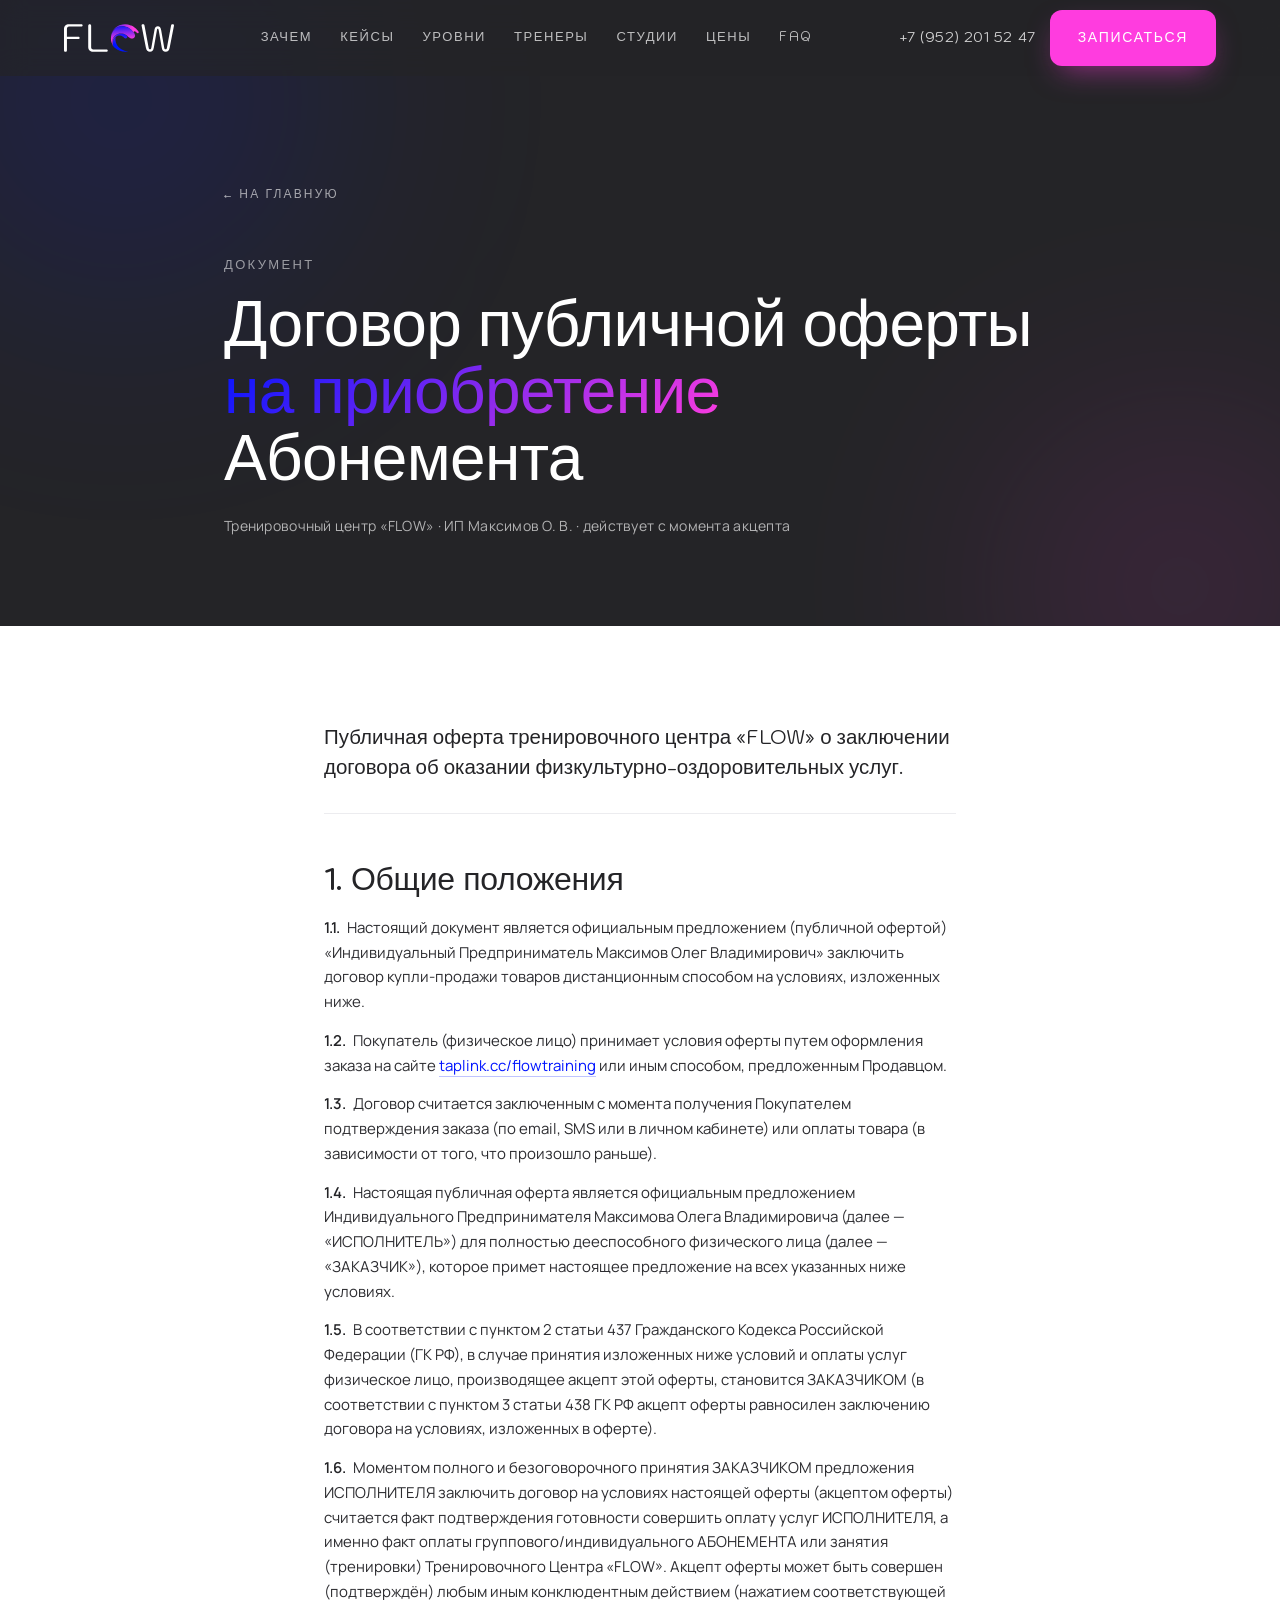
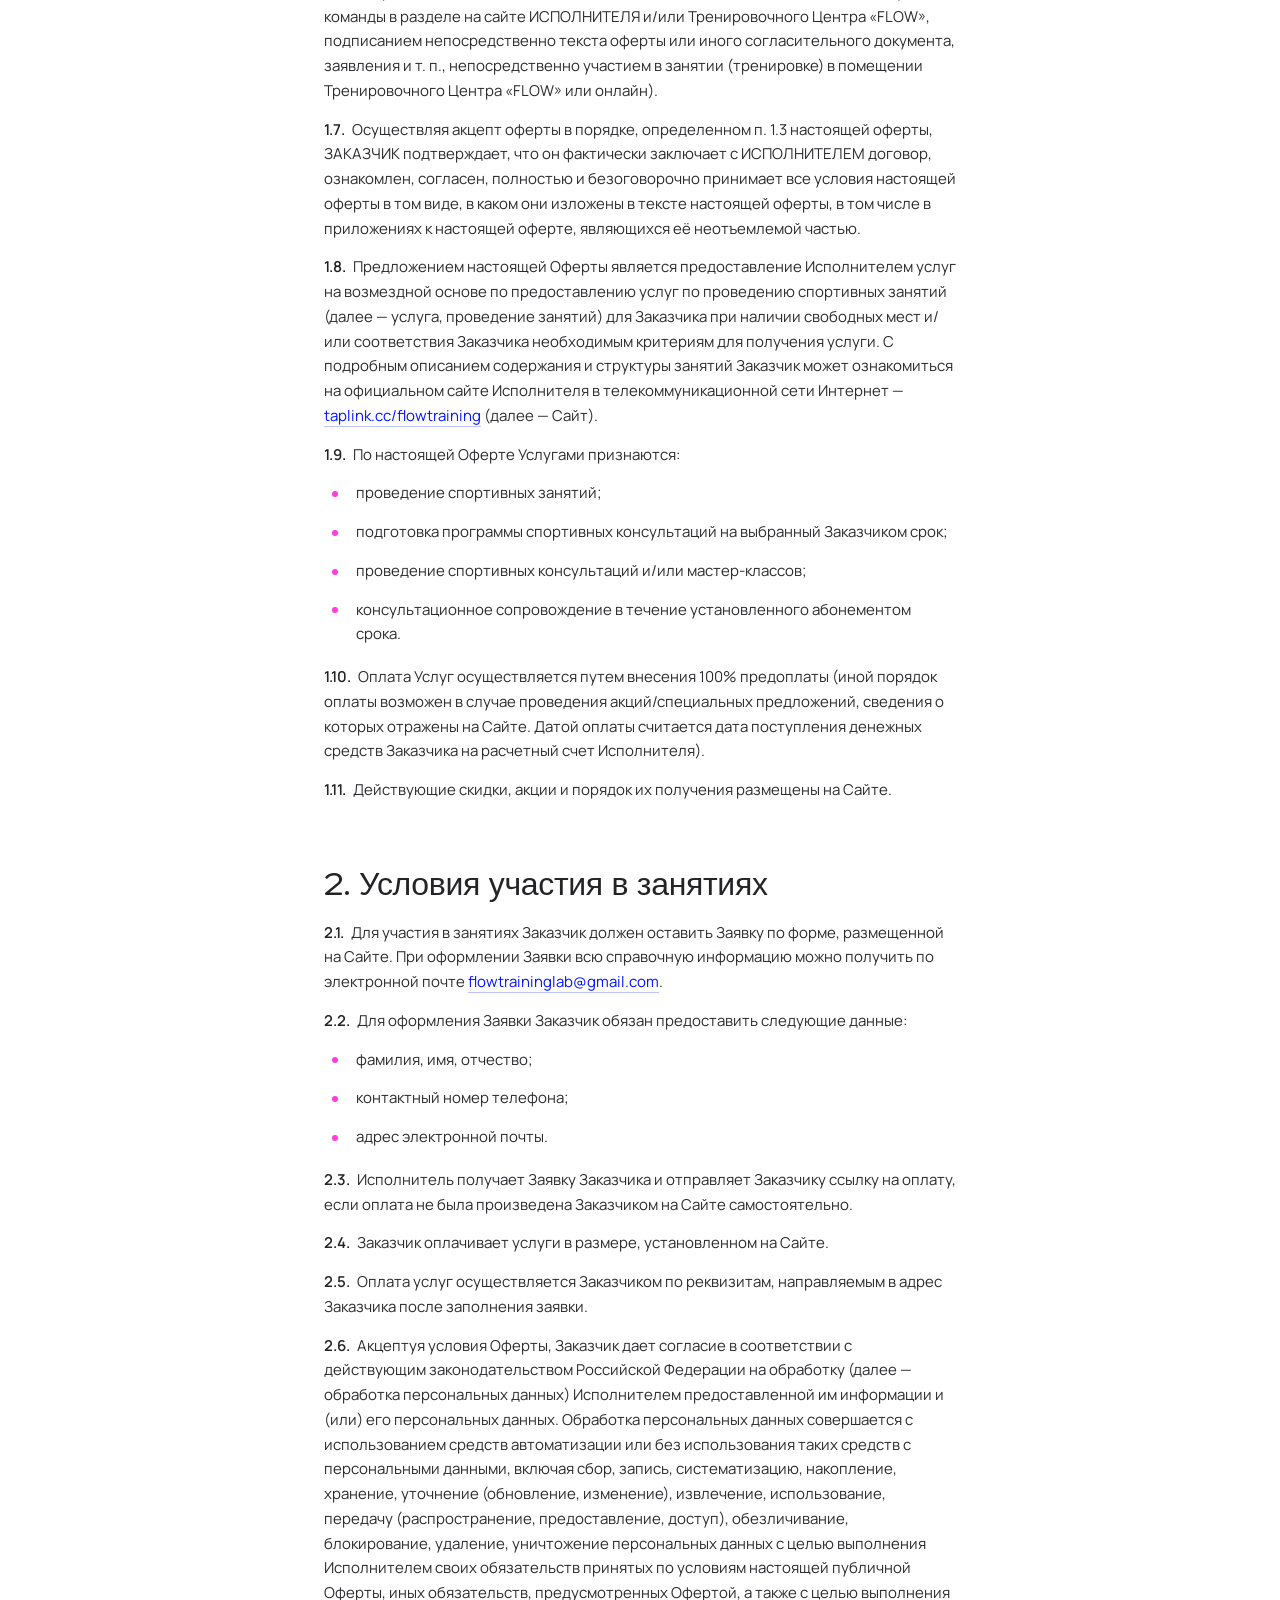
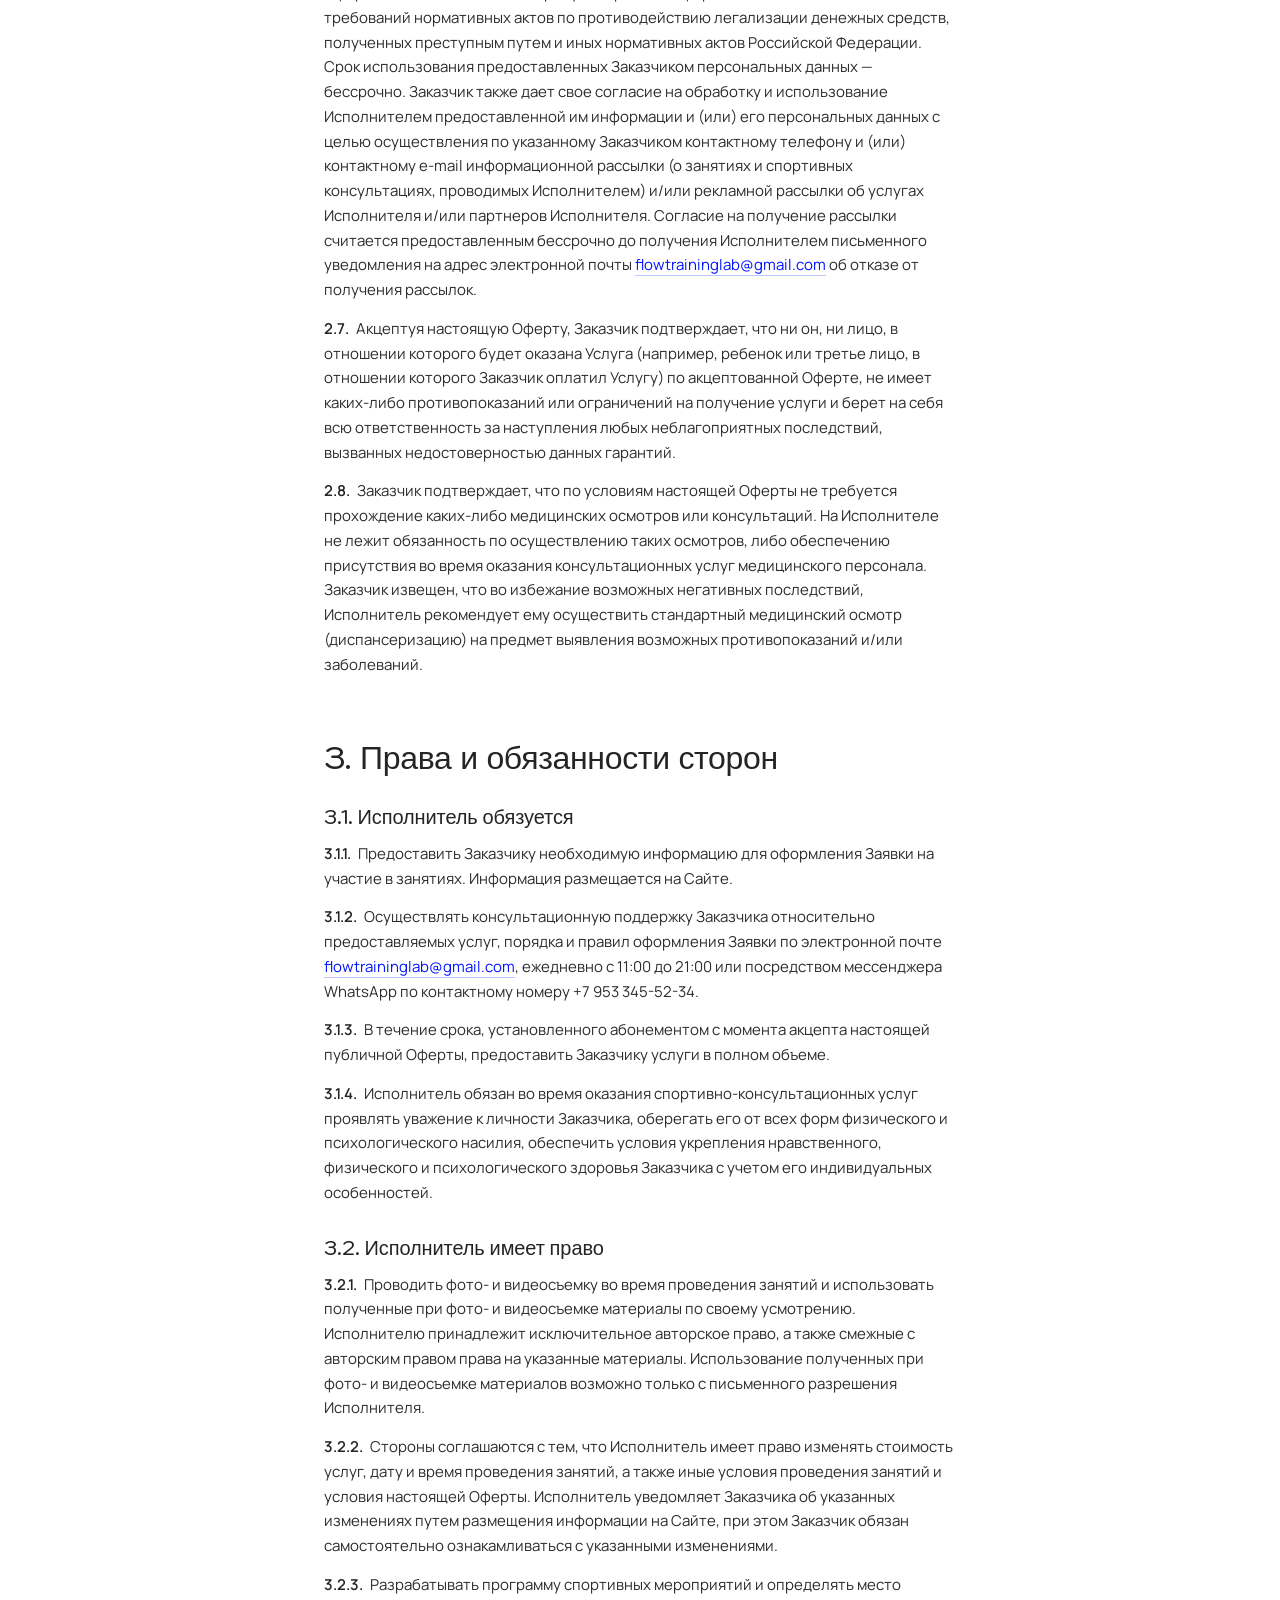
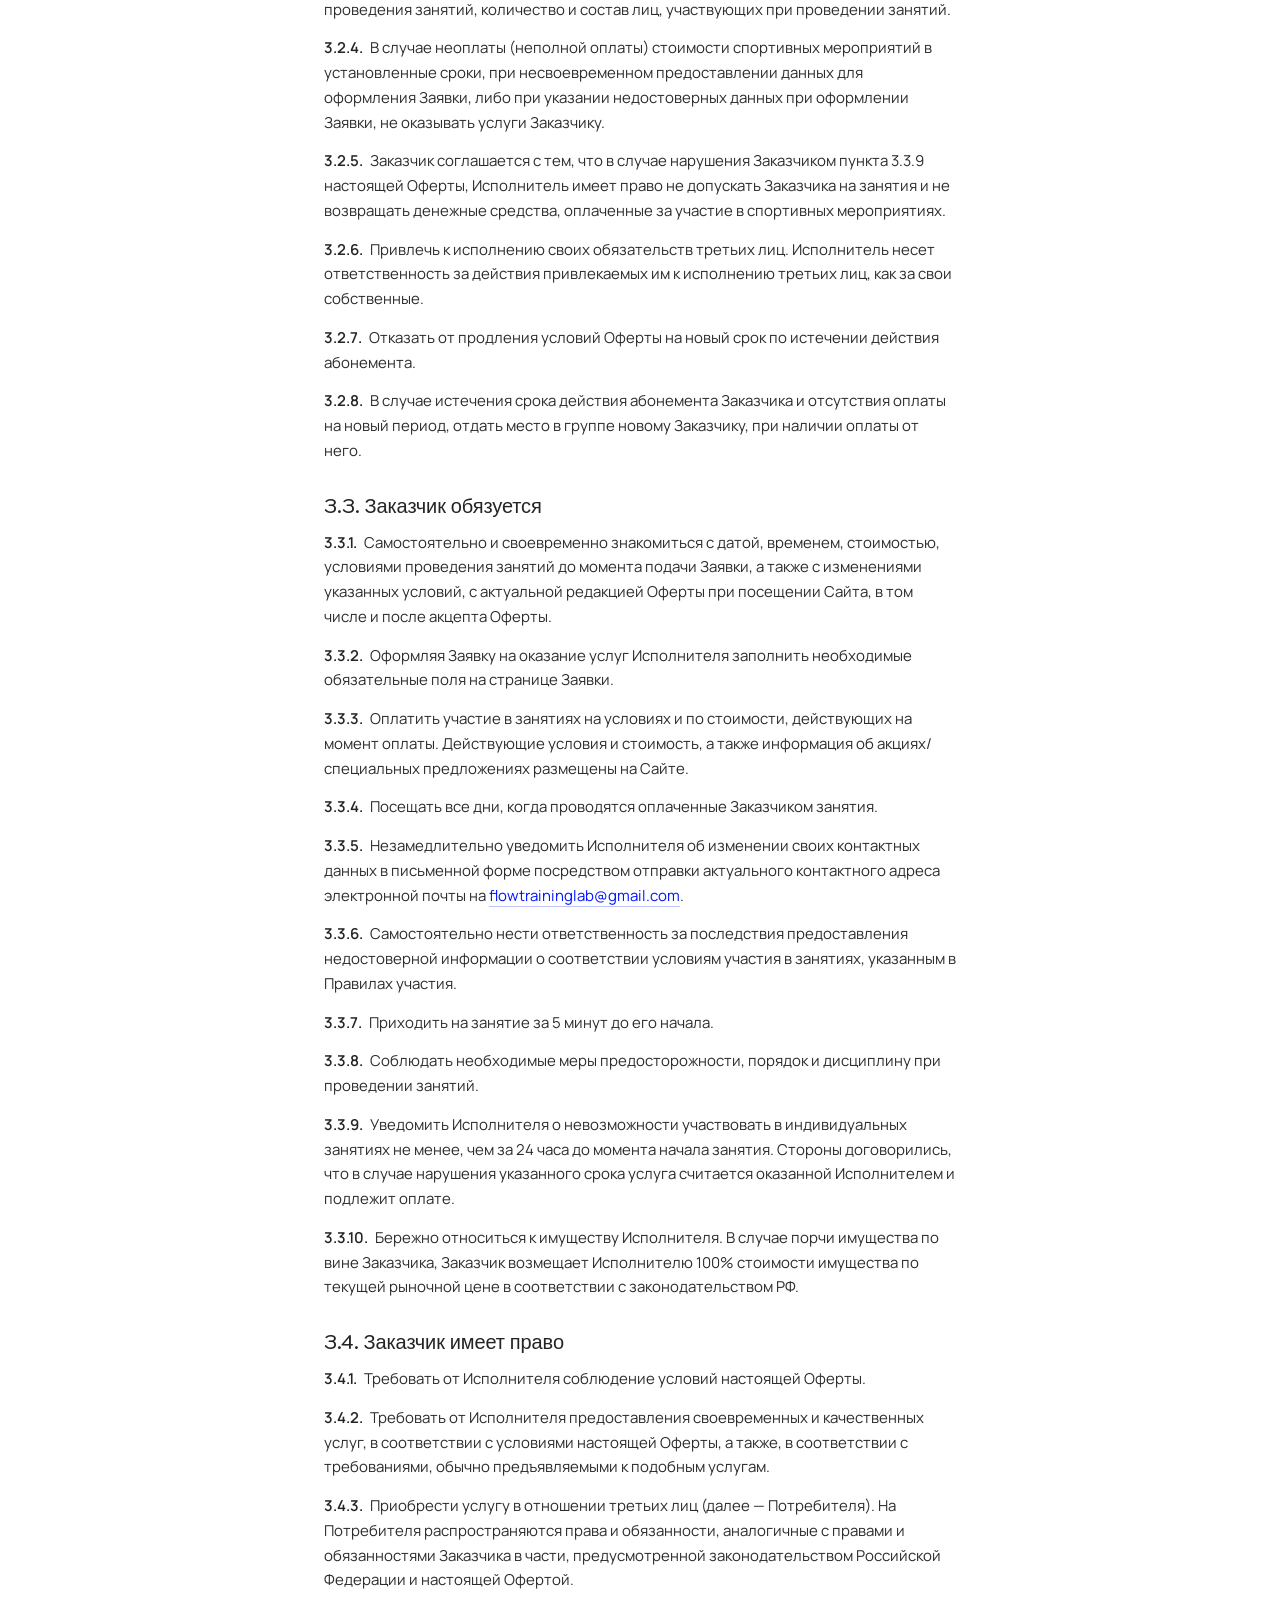
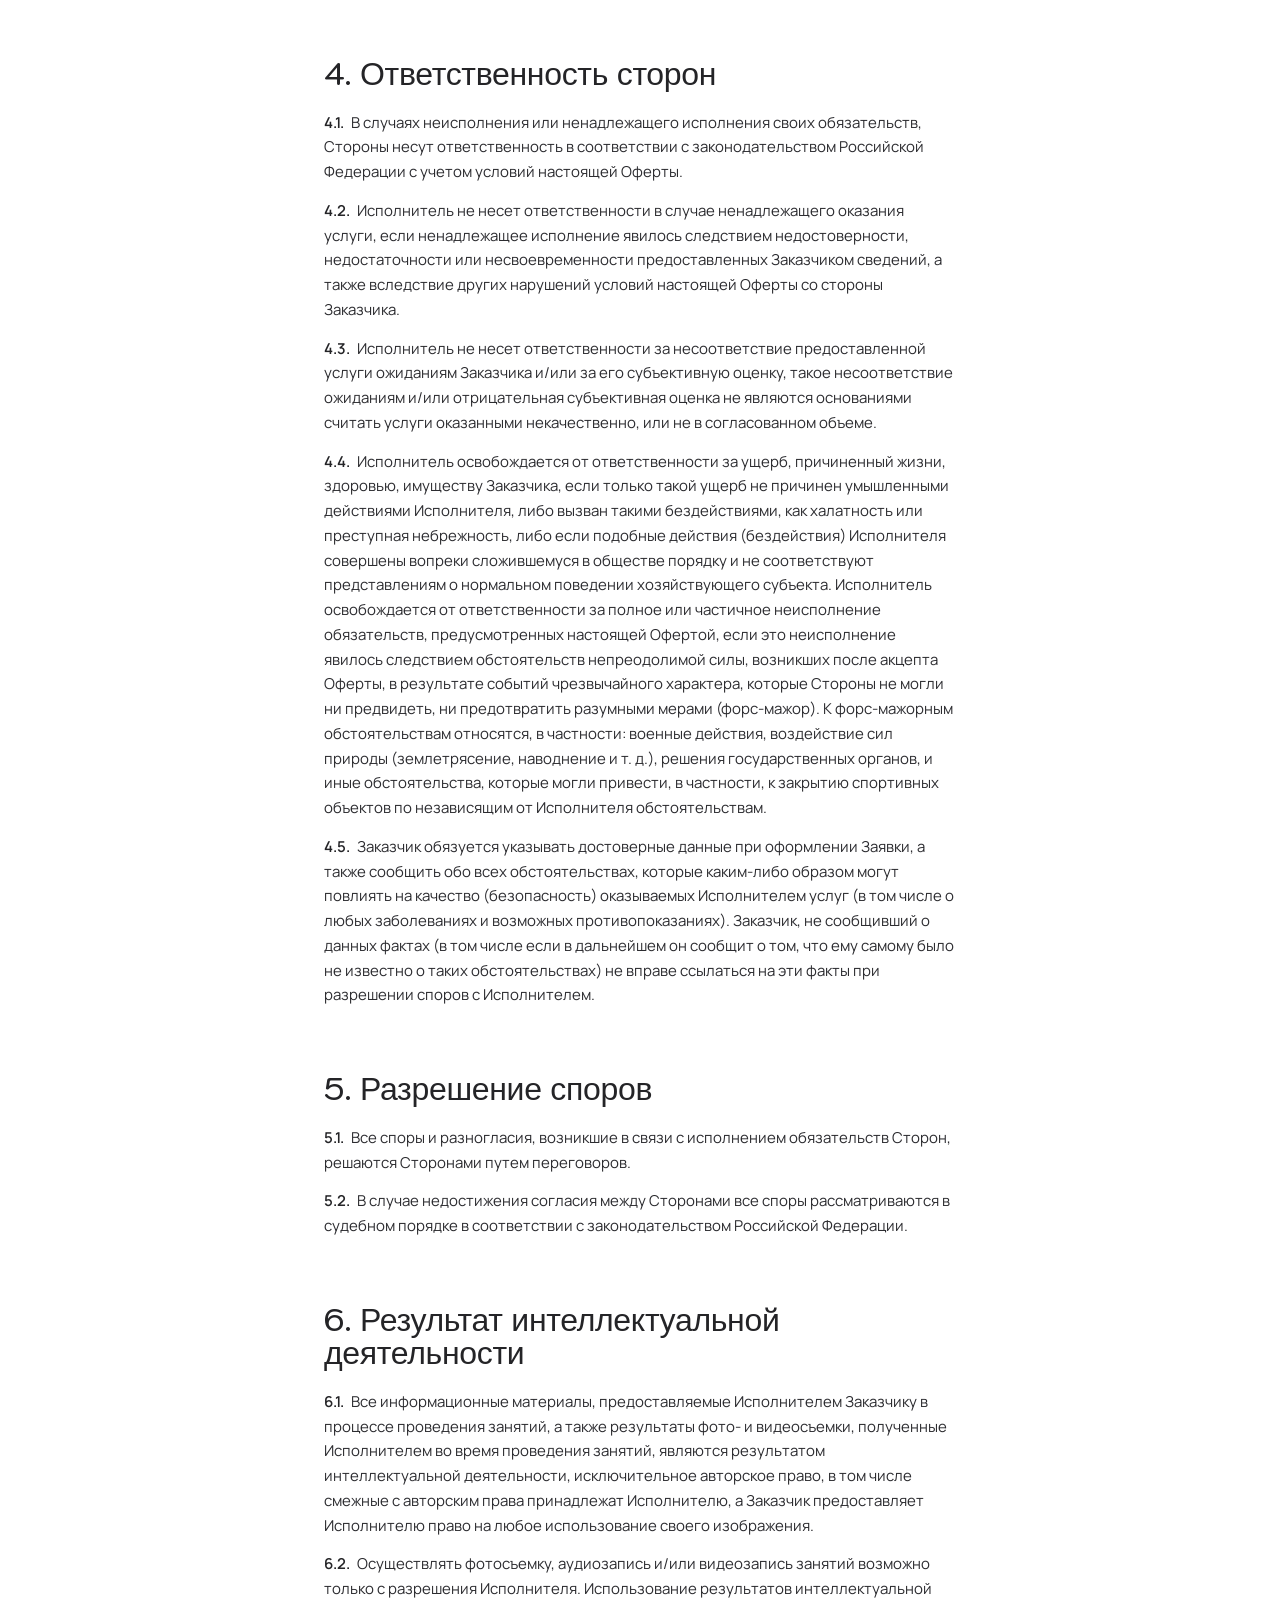
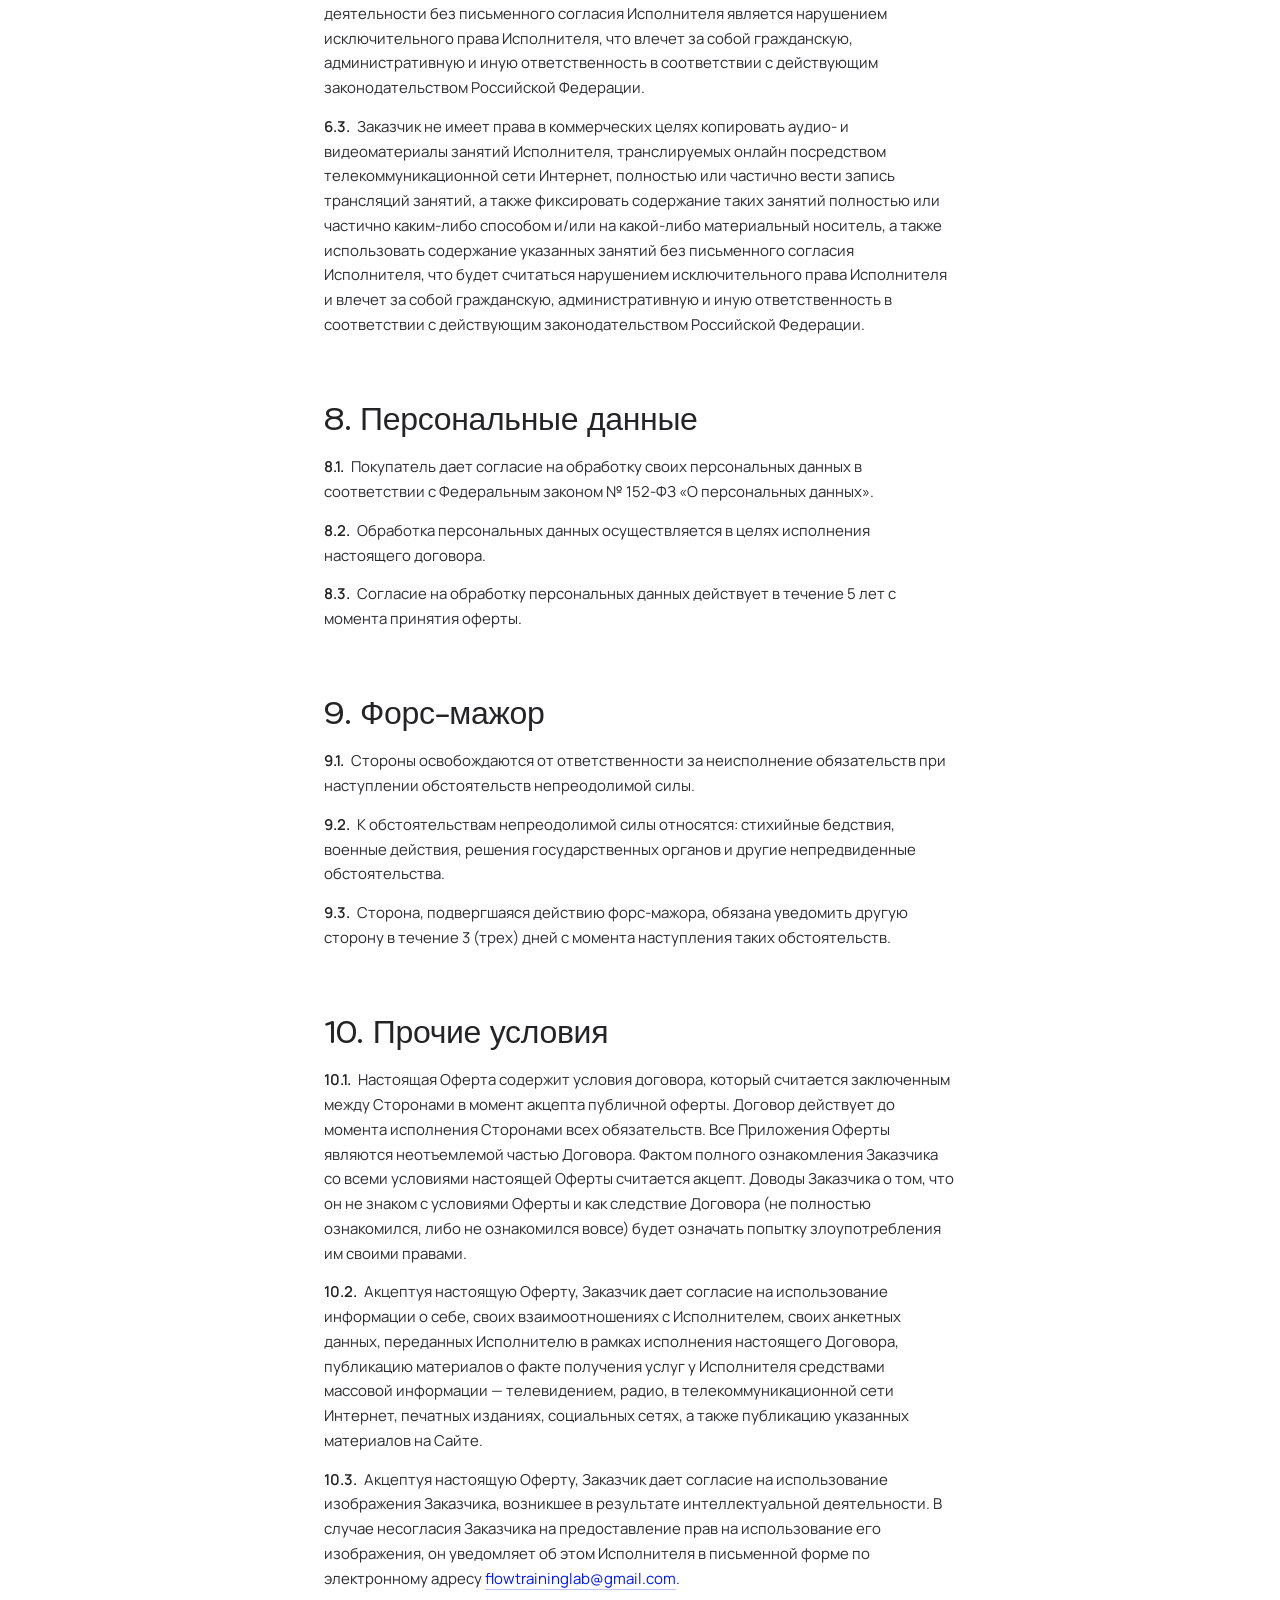
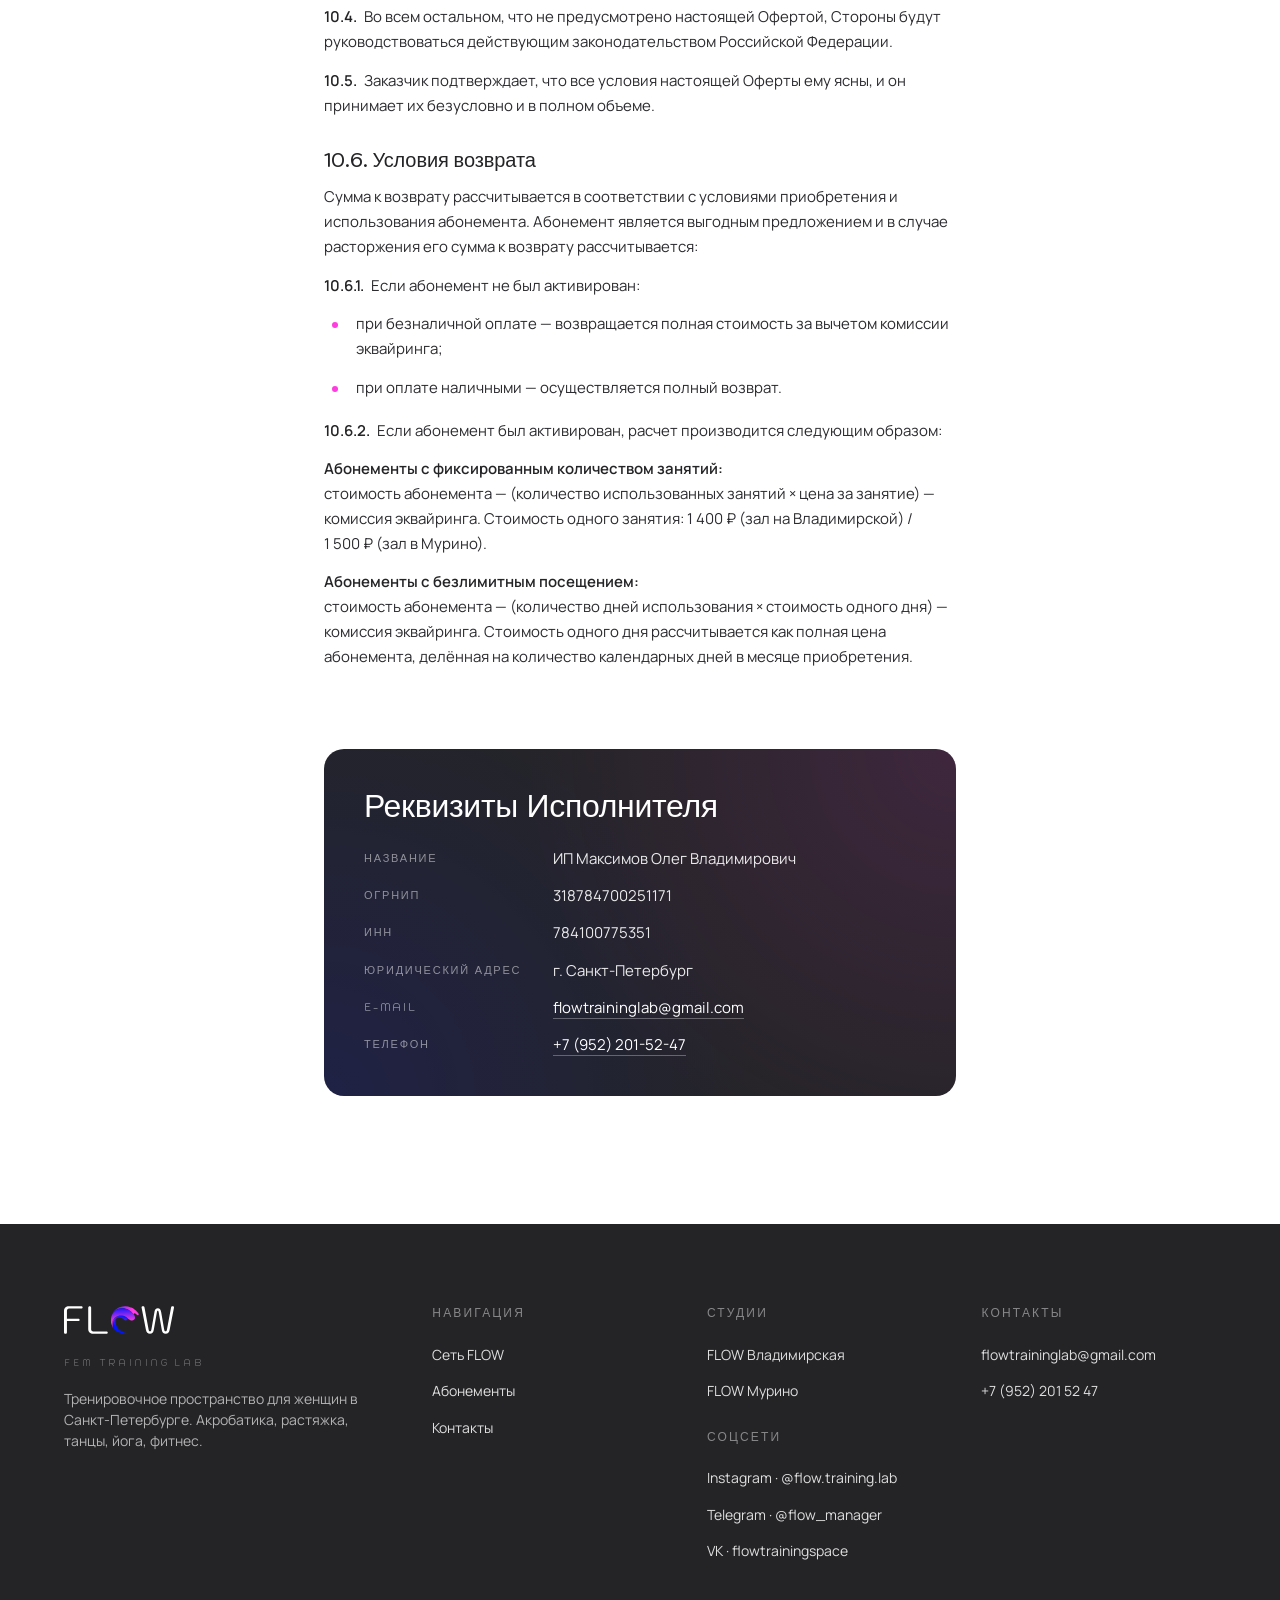
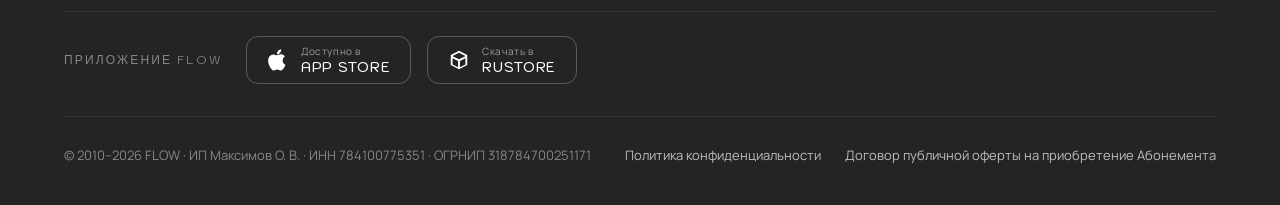
<file: oferta.html>
<!DOCTYPE html>
<html lang="ru">
<head>
<meta charset="UTF-8" />
<meta name="viewport" content="width=device-width, initial-scale=1, viewport-fit=cover" />
<title>Договор публичной оферты на приобретение Абонемента — FLOW</title>
<meta name="description" content="Публичная оферта тренировочного центра FLOW о заключении договора об оказании физкультурно-оздоровительных услуг." />
<meta name="robots" content="noindex,follow" />

<link rel="preconnect" href="https://fonts.googleapis.com" />
<link rel="preconnect" href="https://fonts.gstatic.com" crossorigin />
<link href="https://fonts.googleapis.com/css2?family=Kodchasan:wght@300;400;500;600;700&family=Manrope:wght@300;400;500;600;700&display=swap" rel="stylesheet" />
<link rel="stylesheet" href="styles.css" />
<link rel="icon" type="image/png" href="assets/images/Sign.png" />
<link rel="apple-touch-icon" href="assets/images/Sign.png" />
</head>
<body class="legal-body">

<!-- ───────── Header ───────── -->
<header class="header on-dark" id="header">
  <div class="header-inner">
    <a href="index.html" class="logo on-dark" aria-label="FLOW">
      <img class="logo-full light" src="assets/images/Logo%20(2).svg" alt="FLOW" />
      <img class="logo-full dark"  src="assets/images/Logo_dark.png" alt="" aria-hidden="true" />
    </a>
    <nav>
      <a href="index.html#why">Зачем</a>
      <a href="index.html#cases">Кейсы</a>
      <a href="index.html#levels">Уровни</a>
      <a href="index.html#trainers">Тренеры</a>
      <a href="index.html#studios">Студии</a>
      <a href="index.html#prices">Цены</a>
      <a href="index.html#faq">FAQ</a>
    </nav>
    <div class="header-cta">
      <a class="phone" href="tel:+79522015247">+7 (952) 201 52 47</a>
      <a href="index.html#final" class="btn btn-primary">Записаться</a>
    </div>
  </div>
</header>

<!-- ───────── Legal hero ───────── -->
<section class="legal-hero">
  <div class="wrap">
    <a href="index.html" class="legal-back">← На главную</a>
    <span class="eyebrow on-dark" style="display:block; margin-bottom:14px;">Документ</span>
    <h1>Договор публичной оферты<br /><span class="grad-word">на приобретение</span> Абонемента</h1>
    <p class="legal-meta">Тренировочный центр «FLOW» · ИП Максимов О.&nbsp;В. · действует с момента акцепта</p>
  </div>
</section>

<!-- ───────── Legal content ───────── -->
<main class="legal-content wrap">
  <p class="legal-intro">
    Публичная оферта тренировочного центра «FLOW» о заключении договора об оказании физкультурно-оздоровительных услуг.
  </p>

  <h2>1. Общие положения</h2>
  <p><b>1.1.</b> Настоящий документ является официальным предложением (публичной офертой) «Индивидуальный Предприниматель Максимов Олег Владимирович» заключить договор купли-продажи товаров дистанционным способом на условиях, изложенных ниже.</p>
  <p><b>1.2.</b> Покупатель (физическое лицо) принимает условия оферты путем оформления заказа на сайте <a href="https://taplink.cc/flowtraining" target="_blank" rel="noopener">taplink.cc/flowtraining</a> или иным способом, предложенным Продавцом.</p>
  <p><b>1.3.</b> Договор считается заключенным с момента получения Покупателем подтверждения заказа (по email, SMS или в личном кабинете) или оплаты товара (в зависимости от того, что произошло раньше).</p>
  <p><b>1.4.</b> Настоящая публичная оферта является официальным предложением Индивидуального Предпринимателя Максимова Олега Владимировича (далее — «ИСПОЛНИТЕЛЬ») для полностью дееспособного физического лица (далее — «ЗАКАЗЧИК»), которое примет настоящее предложение на всех указанных ниже условиях.</p>
  <p><b>1.5.</b> В соответствии с пунктом 2 статьи 437 Гражданского Кодекса Российской Федерации (ГК РФ), в случае принятия изложенных ниже условий и оплаты услуг физическое лицо, производящее акцепт этой оферты, становится ЗАКАЗЧИКОМ (в соответствии с пунктом 3 статьи 438 ГК РФ акцепт оферты равносилен заключению договора на условиях, изложенных в оферте).</p>
  <p><b>1.6.</b> Моментом полного и безоговорочного принятия ЗАКАЗЧИКОМ предложения ИСПОЛНИТЕЛЯ заключить договор на условиях настоящей оферты (акцептом оферты) считается факт подтверждения готовности совершить оплату услуг ИСПОЛНИТЕЛЯ, а именно факт оплаты группового/индивидуального АБОНЕМЕНТА или занятия (тренировки) Тренировочного Центра «FLOW». Акцепт оферты может быть совершен (подтверждён) любым иным конклюдентным действием (нажатием соответствующей команды в разделе на сайте ИСПОЛНИТЕЛЯ и/или Тренировочного Центра «FLOW», подписанием непосредственно текста оферты или иного согласительного документа, заявления и т.&nbsp;п., непосредственно участием в занятии (тренировке) в помещении Тренировочного Центра «FLOW» или онлайн).</p>
  <p><b>1.7.</b> Осуществляя акцепт оферты в порядке, определенном п.&nbsp;1.3 настоящей оферты, ЗАКАЗЧИК подтверждает, что он фактически заключает с ИСПОЛНИТЕЛЕМ договор, ознакомлен, согласен, полностью и безоговорочно принимает все условия настоящей оферты в том виде, в каком они изложены в тексте настоящей оферты, в том числе в приложениях к настоящей оферте, являющихся её неотъемлемой частью.</p>
  <p><b>1.8.</b> Предложением настоящей Оферты является предоставление Исполнителем услуг на возмездной основе по предоставлению услуг по проведению спортивных занятий (далее — услуга, проведение занятий) для Заказчика при наличии свободных мест и/или соответствия Заказчика необходимым критериям для получения услуги. С подробным описанием содержания и структуры занятий Заказчик может ознакомиться на официальном сайте Исполнителя в телекоммуникационной сети Интернет — <a href="https://taplink.cc/flowtraining" target="_blank" rel="noopener">taplink.cc/flowtraining</a> (далее — Сайт).</p>
  <p><b>1.9.</b> По настоящей Оферте Услугами признаются:</p>
  <ul class="legal-list">
    <li>проведение спортивных занятий;</li>
    <li>подготовка программы спортивных консультаций на выбранный Заказчиком срок;</li>
    <li>проведение спортивных консультаций и/или мастер-классов;</li>
    <li>консультационное сопровождение в течение установленного абонементом срока.</li>
  </ul>
  <p><b>1.10.</b> Оплата Услуг осуществляется путем внесения 100% предоплаты (иной порядок оплаты возможен в случае проведения акций/специальных предложений, сведения о которых отражены на Сайте. Датой оплаты считается дата поступления денежных средств Заказчика на расчетный счет Исполнителя).</p>
  <p><b>1.11.</b> Действующие скидки, акции и порядок их получения размещены на Сайте.</p>

  <h2>2. Условия участия в занятиях</h2>
  <p><b>2.1.</b> Для участия в занятиях Заказчик должен оставить Заявку по форме, размещенной на Сайте. При оформлении Заявки всю справочную информацию можно получить по электронной почте <a href="mailto:flowtraininglab@gmail.com">flowtraininglab@gmail.com</a>.</p>
  <p><b>2.2.</b> Для оформления Заявки Заказчик обязан предоставить следующие данные:</p>
  <ul class="legal-list">
    <li>фамилия, имя, отчество;</li>
    <li>контактный номер телефона;</li>
    <li>адрес электронной почты.</li>
  </ul>
  <p><b>2.3.</b> Исполнитель получает Заявку Заказчика и отправляет Заказчику ссылку на оплату, если оплата не была произведена Заказчиком на Сайте самостоятельно.</p>
  <p><b>2.4.</b> Заказчик оплачивает услуги в размере, установленном на Сайте.</p>
  <p><b>2.5.</b> Оплата услуг осуществляется Заказчиком по реквизитам, направляемым в адрес Заказчика после заполнения заявки.</p>
  <p><b>2.6.</b> Акцептуя условия Оферты, Заказчик дает согласие в соответствии с действующим законодательством Российской Федерации на обработку (далее — обработка персональных данных) Исполнителем предоставленной им информации и (или) его персональных данных. Обработка персональных данных совершается с использованием средств автоматизации или без использования таких средств с персональными данными, включая сбор, запись, систематизацию, накопление, хранение, уточнение (обновление, изменение), извлечение, использование, передачу (распространение, предоставление, доступ), обезличивание, блокирование, удаление, уничтожение персональных данных с целью выполнения Исполнителем своих обязательств принятых по условиям настоящей публичной Оферты, иных обязательств, предусмотренных Офертой, а также с целью выполнения требований нормативных актов по противодействию легализации денежных средств, полученных преступным путем и иных нормативных актов Российской Федерации. Срок использования предоставленных Заказчиком персональных данных — бессрочно. Заказчик также дает свое согласие на обработку и использование Исполнителем предоставленной им информации и (или) его персональных данных с целью осуществления по указанному Заказчиком контактному телефону и (или) контактному e-mail информационной рассылки (о занятиях и спортивных консультациях, проводимых Исполнителем) и/или рекламной рассылки об услугах Исполнителя и/или партнеров Исполнителя. Согласие на получение рассылки считается предоставленным бессрочно до получения Исполнителем письменного уведомления на адрес электронной почты <a href="mailto:flowtraininglab@gmail.com">flowtraininglab@gmail.com</a> об отказе от получения рассылок.</p>
  <p><b>2.7.</b> Акцептуя настоящую Оферту, Заказчик подтверждает, что ни он, ни лицо, в отношении которого будет оказана Услуга (например, ребенок или третье лицо, в отношении которого Заказчик оплатил Услугу) по акцептованной Оферте, не имеет каких-либо противопоказаний или ограничений на получение услуги и берет на себя всю ответственность за наступления любых неблагоприятных последствий, вызванных недостоверностью данных гарантий.</p>
  <p><b>2.8.</b> Заказчик подтверждает, что по условиям настоящей Оферты не требуется прохождение каких-либо медицинских осмотров или консультаций. На Исполнителе не лежит обязанность по осуществлению таких осмотров, либо обеспечению присутствия во время оказания консультационных услуг медицинского персонала. Заказчик извещен, что во избежание возможных негативных последствий, Исполнитель рекомендует ему осуществить стандартный медицинский осмотр (диспансеризацию) на предмет выявления возможных противопоказаний и/или заболеваний.</p>

  <h2>3. Права и обязанности сторон</h2>

  <h3>3.1. Исполнитель обязуется</h3>
  <p><b>3.1.1.</b> Предоставить Заказчику необходимую информацию для оформления Заявки на участие в занятиях. Информация размещается на Сайте.</p>
  <p><b>3.1.2.</b> Осуществлять консультационную поддержку Заказчика относительно предоставляемых услуг, порядка и правил оформления Заявки по электронной почте <a href="mailto:flowtraininglab@gmail.com">flowtraininglab@gmail.com</a>, ежедневно с 11:00 до 21:00 или посредством мессенджера WhatsApp по контактному номеру +7&nbsp;953&nbsp;345-52-34.</p>
  <p><b>3.1.3.</b> В течение срока, установленного абонементом с момента акцепта настоящей публичной Оферты, предоставить Заказчику услуги в полном объеме.</p>
  <p><b>3.1.4.</b> Исполнитель обязан во время оказания спортивно-консультационных услуг проявлять уважение к личности Заказчика, оберегать его от всех форм физического и психологического насилия, обеспечить условия укрепления нравственного, физического и психологического здоровья Заказчика с учетом его индивидуальных особенностей.</p>

  <h3>3.2. Исполнитель имеет право</h3>
  <p><b>3.2.1.</b> Проводить фото- и видеосъемку во время проведения занятий и использовать полученные при фото- и видеосъемке материалы по своему усмотрению. Исполнителю принадлежит исключительное авторское право, а также смежные с авторским правом права на указанные материалы. Использование полученных при фото- и видеосъемке материалов возможно только с письменного разрешения Исполнителя.</p>
  <p><b>3.2.2.</b> Стороны соглашаются с тем, что Исполнитель имеет право изменять стоимость услуг, дату и время проведения занятий, а также иные условия проведения занятий и условия настоящей Оферты. Исполнитель уведомляет Заказчика об указанных изменениях путем размещения информации на Сайте, при этом Заказчик обязан самостоятельно ознакамливаться с указанными изменениями.</p>
  <p><b>3.2.3.</b> Разрабатывать программу спортивных мероприятий и определять место проведения занятий, количество и состав лиц, участвующих при проведении занятий.</p>
  <p><b>3.2.4.</b> В случае неоплаты (неполной оплаты) стоимости спортивных мероприятий в установленные сроки, при несвоевременном предоставлении данных для оформления Заявки, либо при указании недостоверных данных при оформлении Заявки, не оказывать услуги Заказчику.</p>
  <p><b>3.2.5.</b> Заказчик соглашается с тем, что в случае нарушения Заказчиком пункта 3.3.9 настоящей Оферты, Исполнитель имеет право не допускать Заказчика на занятия и не возвращать денежные средства, оплаченные за участие в спортивных мероприятиях.</p>
  <p><b>3.2.6.</b> Привлечь к исполнению своих обязательств третьих лиц. Исполнитель несет ответственность за действия привлекаемых им к исполнению третьих лиц, как за свои собственные.</p>
  <p><b>3.2.7.</b> Отказать от продления условий Оферты на новый срок по истечении действия абонемента.</p>
  <p><b>3.2.8.</b> В случае истечения срока действия абонемента Заказчика и отсутствия оплаты на новый период, отдать место в группе новому Заказчику, при наличии оплаты от него.</p>

  <h3>3.3. Заказчик обязуется</h3>
  <p><b>3.3.1.</b> Самостоятельно и своевременно знакомиться с датой, временем, стоимостью, условиями проведения занятий до момента подачи Заявки, а также с изменениями указанных условий, с актуальной редакцией Оферты при посещении Сайта, в том числе и после акцепта Оферты.</p>
  <p><b>3.3.2.</b> Оформляя Заявку на оказание услуг Исполнителя заполнить необходимые обязательные поля на странице Заявки.</p>
  <p><b>3.3.3.</b> Оплатить участие в занятиях на условиях и по стоимости, действующих на момент оплаты. Действующие условия и стоимость, а также информация об акциях/специальных предложениях размещены на Сайте.</p>
  <p><b>3.3.4.</b> Посещать все дни, когда проводятся оплаченные Заказчиком занятия.</p>
  <p><b>3.3.5.</b> Незамедлительно уведомить Исполнителя об изменении своих контактных данных в письменной форме посредством отправки актуального контактного адреса электронной почты на <a href="mailto:flowtraininglab@gmail.com">flowtraininglab@gmail.com</a>.</p>
  <p><b>3.3.6.</b> Самостоятельно нести ответственность за последствия предоставления недостоверной информации о соответствии условиям участия в занятиях, указанным в Правилах участия.</p>
  <p><b>3.3.7.</b> Приходить на занятие за 5 минут до его начала.</p>
  <p><b>3.3.8.</b> Соблюдать необходимые меры предосторожности, порядок и дисциплину при проведении занятий.</p>
  <p><b>3.3.9.</b> Уведомить Исполнителя о невозможности участвовать в индивидуальных занятиях не менее, чем за 24 часа до момента начала занятия. Стороны договорились, что в случае нарушения указанного срока услуга считается оказанной Исполнителем и подлежит оплате.</p>
  <p><b>3.3.10.</b> Бережно относиться к имуществу Исполнителя. В случае порчи имущества по вине Заказчика, Заказчик возмещает Исполнителю 100% стоимости имущества по текущей рыночной цене в соответствии с законодательством РФ.</p>

  <h3>3.4. Заказчик имеет право</h3>
  <p><b>3.4.1.</b> Требовать от Исполнителя соблюдение условий настоящей Оферты.</p>
  <p><b>3.4.2.</b> Требовать от Исполнителя предоставления своевременных и качественных услуг, в соответствии с условиями настоящей Оферты, а также, в соответствии с требованиями, обычно предъявляемыми к подобным услугам.</p>
  <p><b>3.4.3.</b> Приобрести услугу в отношении третьих лиц (далее — Потребителя). На Потребителя распространяются права и обязанности, аналогичные с правами и обязанностями Заказчика в части, предусмотренной законодательством Российской Федерации и настоящей Офертой.</p>

  <h2>4. Ответственность сторон</h2>
  <p><b>4.1.</b> В случаях неисполнения или ненадлежащего исполнения своих обязательств, Стороны несут ответственность в соответствии с законодательством Российской Федерации с учетом условий настоящей Оферты.</p>
  <p><b>4.2.</b> Исполнитель не несет ответственности в случае ненадлежащего оказания услуги, если ненадлежащее исполнение явилось следствием недостоверности, недостаточности или несвоевременности предоставленных Заказчиком сведений, а также вследствие других нарушений условий настоящей Оферты со стороны Заказчика.</p>
  <p><b>4.3.</b> Исполнитель не несет ответственности за несоответствие предоставленной услуги ожиданиям Заказчика и/или за его субъективную оценку, такое несоответствие ожиданиям и/или отрицательная субъективная оценка не являются основаниями считать услуги оказанными некачественно, или не в согласованном объеме.</p>
  <p><b>4.4.</b> Исполнитель освобождается от ответственности за ущерб, причиненный жизни, здоровью, имуществу Заказчика, если только такой ущерб не причинен умышленными действиями Исполнителя, либо вызван такими бездействиями, как халатность или преступная небрежность, либо если подобные действия (бездействия) Исполнителя совершены вопреки сложившемуся в обществе порядку и не соответствуют представлениям о нормальном поведении хозяйствующего субъекта. Исполнитель освобождается от ответственности за полное или частичное неисполнение обязательств, предусмотренных настоящей Офертой, если это неисполнение явилось следствием обстоятельств непреодолимой силы, возникших после акцепта Оферты, в результате событий чрезвычайного характера, которые Стороны не могли ни предвидеть, ни предотвратить разумными мерами (форс-мажор). К форс-мажорным обстоятельствам относятся, в частности: военные действия, воздействие сил природы (землетрясение, наводнение и т.&nbsp;д.), решения государственных органов, и иные обстоятельства, которые могли привести, в частности, к закрытию спортивных объектов по независящим от Исполнителя обстоятельствам.</p>
  <p><b>4.5.</b> Заказчик обязуется указывать достоверные данные при оформлении Заявки, а также сообщить обо всех обстоятельствах, которые каким-либо образом могут повлиять на качество (безопасность) оказываемых Исполнителем услуг (в том числе о любых заболеваниях и возможных противопоказаниях). Заказчик, не сообщивший о данных фактах (в том числе если в дальнейшем он сообщит о том, что ему самому было не известно о таких обстоятельствах) не вправе ссылаться на эти факты при разрешении споров с Исполнителем.</p>

  <h2>5. Разрешение споров</h2>
  <p><b>5.1.</b> Все споры и разногласия, возникшие в связи с исполнением обязательств Сторон, решаются Сторонами путем переговоров.</p>
  <p><b>5.2.</b> В случае недостижения согласия между Сторонами все споры рассматриваются в судебном порядке в соответствии с законодательством Российской Федерации.</p>

  <h2>6. Результат интеллектуальной деятельности</h2>
  <p><b>6.1.</b> Все информационные материалы, предоставляемые Исполнителем Заказчику в процессе проведения занятий, а также результаты фото- и видеосъемки, полученные Исполнителем во время проведения занятий, являются результатом интеллектуальной деятельности, исключительное авторское право, в том числе смежные с авторским права принадлежат Исполнителю, а Заказчик предоставляет Исполнителю право на любое использование своего изображения.</p>
  <p><b>6.2.</b> Осуществлять фотосъемку, аудиозапись и/или видеозапись занятий возможно только с разрешения Исполнителя. Использование результатов интеллектуальной деятельности без письменного согласия Исполнителя является нарушением исключительного права Исполнителя, что влечет за собой гражданскую, административную и иную ответственность в соответствии с действующим законодательством Российской Федерации.</p>
  <p><b>6.3.</b> Заказчик не имеет права в коммерческих целях копировать аудио- и видеоматериалы занятий Исполнителя, транслируемых онлайн посредством телекоммуникационной сети Интернет, полностью или частично вести запись трансляций занятий, а также фиксировать содержание таких занятий полностью или частично каким-либо способом и/или на какой-либо материальный носитель, а также использовать содержание указанных занятий без письменного согласия Исполнителя, что будет считаться нарушением исключительного права Исполнителя и влечет за собой гражданскую, административную и иную ответственность в соответствии с действующим законодательством Российской Федерации.</p>

  <h2>8. Персональные данные</h2>
  <p><b>8.1.</b> Покупатель дает согласие на обработку своих персональных данных в соответствии с Федеральным законом №&nbsp;152-ФЗ «О персональных данных».</p>
  <p><b>8.2.</b> Обработка персональных данных осуществляется в целях исполнения настоящего договора.</p>
  <p><b>8.3.</b> Согласие на обработку персональных данных действует в течение 5 лет с момента принятия оферты.</p>

  <h2>9. Форс-мажор</h2>
  <p><b>9.1.</b> Стороны освобождаются от ответственности за неисполнение обязательств при наступлении обстоятельств непреодолимой силы.</p>
  <p><b>9.2.</b> К обстоятельствам непреодолимой силы относятся: стихийные бедствия, военные действия, решения государственных органов и другие непредвиденные обстоятельства.</p>
  <p><b>9.3.</b> Сторона, подвергшаяся действию форс-мажора, обязана уведомить другую сторону в течение 3&nbsp;(трех) дней с момента наступления таких обстоятельств.</p>

  <h2>10. Прочие условия</h2>
  <p><b>10.1.</b> Настоящая Оферта содержит условия договора, который считается заключенным между Сторонами в момент акцепта публичной оферты. Договор действует до момента исполнения Сторонами всех обязательств. Все Приложения Оферты являются неотъемлемой частью Договора. Фактом полного ознакомления Заказчика со всеми условиями настоящей Оферты считается акцепт. Доводы Заказчика о том, что он не знаком с условиями Оферты и как следствие Договора (не полностью ознакомился, либо не ознакомился вовсе) будет означать попытку злоупотребления им своими правами.</p>
  <p><b>10.2.</b> Акцептуя настоящую Оферту, Заказчик дает согласие на использование информации о себе, своих взаимоотношениях с Исполнителем, своих анкетных данных, переданных Исполнителю в рамках исполнения настоящего Договора, публикацию материалов о факте получения услуг у Исполнителя средствами массовой информации — телевидением, радио, в телекоммуникационной сети Интернет, печатных изданиях, социальных сетях, а также публикацию указанных материалов на Сайте.</p>
  <p><b>10.3.</b> Акцептуя настоящую Оферту, Заказчик дает согласие на использование изображения Заказчика, возникшее в результате интеллектуальной деятельности. В случае несогласия Заказчика на предоставление прав на использование его изображения, он уведомляет об этом Исполнителя в письменной форме по электронному адресу <a href="mailto:flowtraininglab@gmail.com">flowtraininglab@gmail.com</a>.</p>
  <p><b>10.4.</b> Во всем остальном, что не предусмотрено настоящей Офертой, Стороны будут руководствоваться действующим законодательством Российской Федерации.</p>
  <p><b>10.5.</b> Заказчик подтверждает, что все условия настоящей Оферты ему ясны, и он принимает их безусловно и в полном объеме.</p>

  <h3>10.6. Условия возврата</h3>
  <p>Сумма к возврату рассчитывается в соответствии с условиями приобретения и использования абонемента. Абонемент является выгодным предложением и в случае расторжения его сумма к возврату рассчитывается:</p>
  <p><b>10.6.1.</b> Если абонемент не был активирован:</p>
  <ul class="legal-list">
    <li>при безналичной оплате — возвращается полная стоимость за вычетом комиссии эквайринга;</li>
    <li>при оплате наличными — осуществляется полный возврат.</li>
  </ul>
  <p><b>10.6.2.</b> Если абонемент был активирован, расчет производится следующим образом:</p>
  <p><b>Абонементы с фиксированным количеством занятий:</b><br />
  стоимость абонемента — (количество использованных занятий × цена за занятие) — комиссия эквайринга. Стоимость одного занятия: 1&nbsp;400&nbsp;₽ (зал на Владимирской) / 1&nbsp;500&nbsp;₽ (зал в Мурино).</p>
  <p><b>Абонементы с безлимитным посещением:</b><br />
  стоимость абонемента — (количество дней использования × стоимость одного дня) — комиссия эквайринга. Стоимость одного дня рассчитывается как полная цена абонемента, делённая на количество календарных дней в месяце приобретения.</p>

  <div class="legal-requisites">
    <h2 class="legal-requisites-h">Реквизиты Исполнителя</h2>
    <dl class="legal-req-list">
      <dt>Название</dt><dd>ИП Максимов Олег Владимирович</dd>
      <dt>ОГРНИП</dt><dd>318784700251171</dd>
      <dt>ИНН</dt><dd>784100775351</dd>
      <dt>Юридический адрес</dt><dd>г. Санкт-Петербург</dd>
      <dt>E-mail</dt><dd><a href="mailto:flowtraininglab@gmail.com">flowtraininglab@gmail.com</a></dd>
      <dt>Телефон</dt><dd><a href="tel:+79522015247">+7 (952) 201-52-47</a></dd>
    </dl>
  </div>
</main>

<!-- ───────── Footer ───────── -->
<footer class="footer">
  <div class="wrap">
    <div class="footer-grid">
      <div class="footer-brand">
        <a href="index.html" class="logo on-dark">
          <img class="logo-full light" src="assets/images/Logo%20(2).svg" alt="FLOW" />
          <img class="logo-full dark"  src="assets/images/Logo_dark.png" alt="" aria-hidden="true" />
        </a>
        <div class="logo-tag" style="margin-top:14px; opacity:0.55;">FEM TRAINING LAB</div>
        <p class="tag">Тренировочное пространство для женщин в Санкт-Петербурге. Акробатика, растяжка, танцы, йога, фитнес.</p>
      </div>

      <div>
        <h5>Навигация</h5>
        <ul>
          <li><a href="https://flowtraining.ru/" target="_blank" rel="noopener">Сеть FLOW</a></li>
          <li><a href="index.html#prices">Абонементы</a></li>
          <li><a href="index.html#studios">Контакты</a></li>
        </ul>
      </div>

      <div>
        <h5>Студии</h5>
        <ul>
          <li><a href="index.html#studios">FLOW Владимирская</a></li>
          <li><a href="index.html#studios">FLOW Мурино</a></li>
        </ul>
        <h5 style="margin-top:24px;">Соцсети</h5>
        <ul>
          <li><a href="https://www.instagram.com/flow.training.lab?igsh=c3UwbHZ4YzZhYzEy" target="_blank" rel="noopener">Instagram · @flow.training.lab</a></li>
          <li><a href="https://t.me/flow_manager" target="_blank" rel="noopener">Telegram · @flow_manager</a></li>
          <li><a href="https://vk.com/flowtrainingspace" target="_blank" rel="noopener">VK · flowtrainingspace</a></li>
        </ul>
      </div>

      <div>
        <h5>Контакты</h5>
        <ul>
          <li><a href="mailto:flowtraininglab@gmail.com">flowtraininglab@gmail.com</a></li>
          <li><a href="tel:+79522015247">+7 (952) 201 52 47</a></li>
        </ul>
      </div>
    </div>

    <div class="footer-apps" aria-label="Скачать приложение FLOW">
      <span class="footer-apps-label">Приложение&nbsp;FLOW</span>
      <a class="store-badge" href="https://apps.apple.com/us/app/sk-training/id1658768236" target="_blank" rel="noopener">
        <svg class="store-icon" viewBox="0 0 24 24" aria-hidden="true" fill="currentColor"><path d="M17.05 12.54c-.03-2.92 2.39-4.32 2.5-4.39-1.36-1.99-3.48-2.27-4.24-2.3-1.8-.18-3.52 1.06-4.43 1.06-.92 0-2.33-1.04-3.83-1.01-1.97.03-3.79 1.15-4.8 2.91-2.05 3.55-.52 8.79 1.47 11.67.97 1.41 2.13 2.99 3.65 2.93 1.47-.06 2.02-.95 3.79-.95s2.27.95 3.83.92c1.58-.03 2.59-1.43 3.55-2.85 1.12-1.63 1.58-3.21 1.6-3.29-.04-.02-3.07-1.18-3.1-4.7zM14.27 4.05c.81-.98 1.36-2.34 1.21-3.7-1.17.05-2.59.78-3.43 1.76-.75.86-1.41 2.24-1.23 3.57 1.31.1 2.64-.66 3.45-1.63z"/></svg>
        <span class="store-text">
          <span class="store-eyebrow">Доступно в</span>
          <span class="store-name">App&nbsp;Store</span>
        </span>
      </a>
      <a class="store-badge" href="https://www.rustore.ru/catalog/app/io.fitbase.sktraining" target="_blank" rel="noopener">
        <svg class="store-icon" viewBox="0 0 24 24" aria-hidden="true" fill="currentColor"><path d="M12 2 3 6.5v11L12 22l9-4.5v-11L12 2zm0 2.18 6.5 3.25v.62L12 11.3 5.5 8.05v-.62L12 4.18zM5 9.96l6 3v6.91l-6-3V9.96zm8 9.91v-6.91l6-3v6.91l-6 3z"/></svg>
        <span class="store-text">
          <span class="store-eyebrow">Скачать в</span>
          <span class="store-name">RuStore</span>
        </span>
      </a>
    </div>

    <div class="footer-bottom">
      <div>© 2010–2026 FLOW · ИП Максимов О.&nbsp;В. · ИНН 784100775351 · ОГРНИП 318784700251171</div>
      <div class="footer-legal">
        <a href="politika.html">Политика конфиденциальности</a>
        <a href="oferta.html">Договор публичной оферты на приобретение Абонемента</a>
      </div>
    </div>
  </div>
</footer>

<script>
  // Header: stay on-dark while scrolling over the dark legal-hero, switch off after.
  const header = document.getElementById('header');
  const legalHero = document.querySelector('.legal-hero');
  function onScroll() {
    const sc = window.scrollY;
    header.classList.toggle('scrolled', sc > 20);
    const heroBottom = (legalHero ? legalHero.offsetHeight : 0) - 80;
    header.classList.toggle('on-dark', sc < heroBottom);
  }
  window.addEventListener('scroll', onScroll, { passive: true });
  onScroll();
</script>
</body>
</html>
</file>
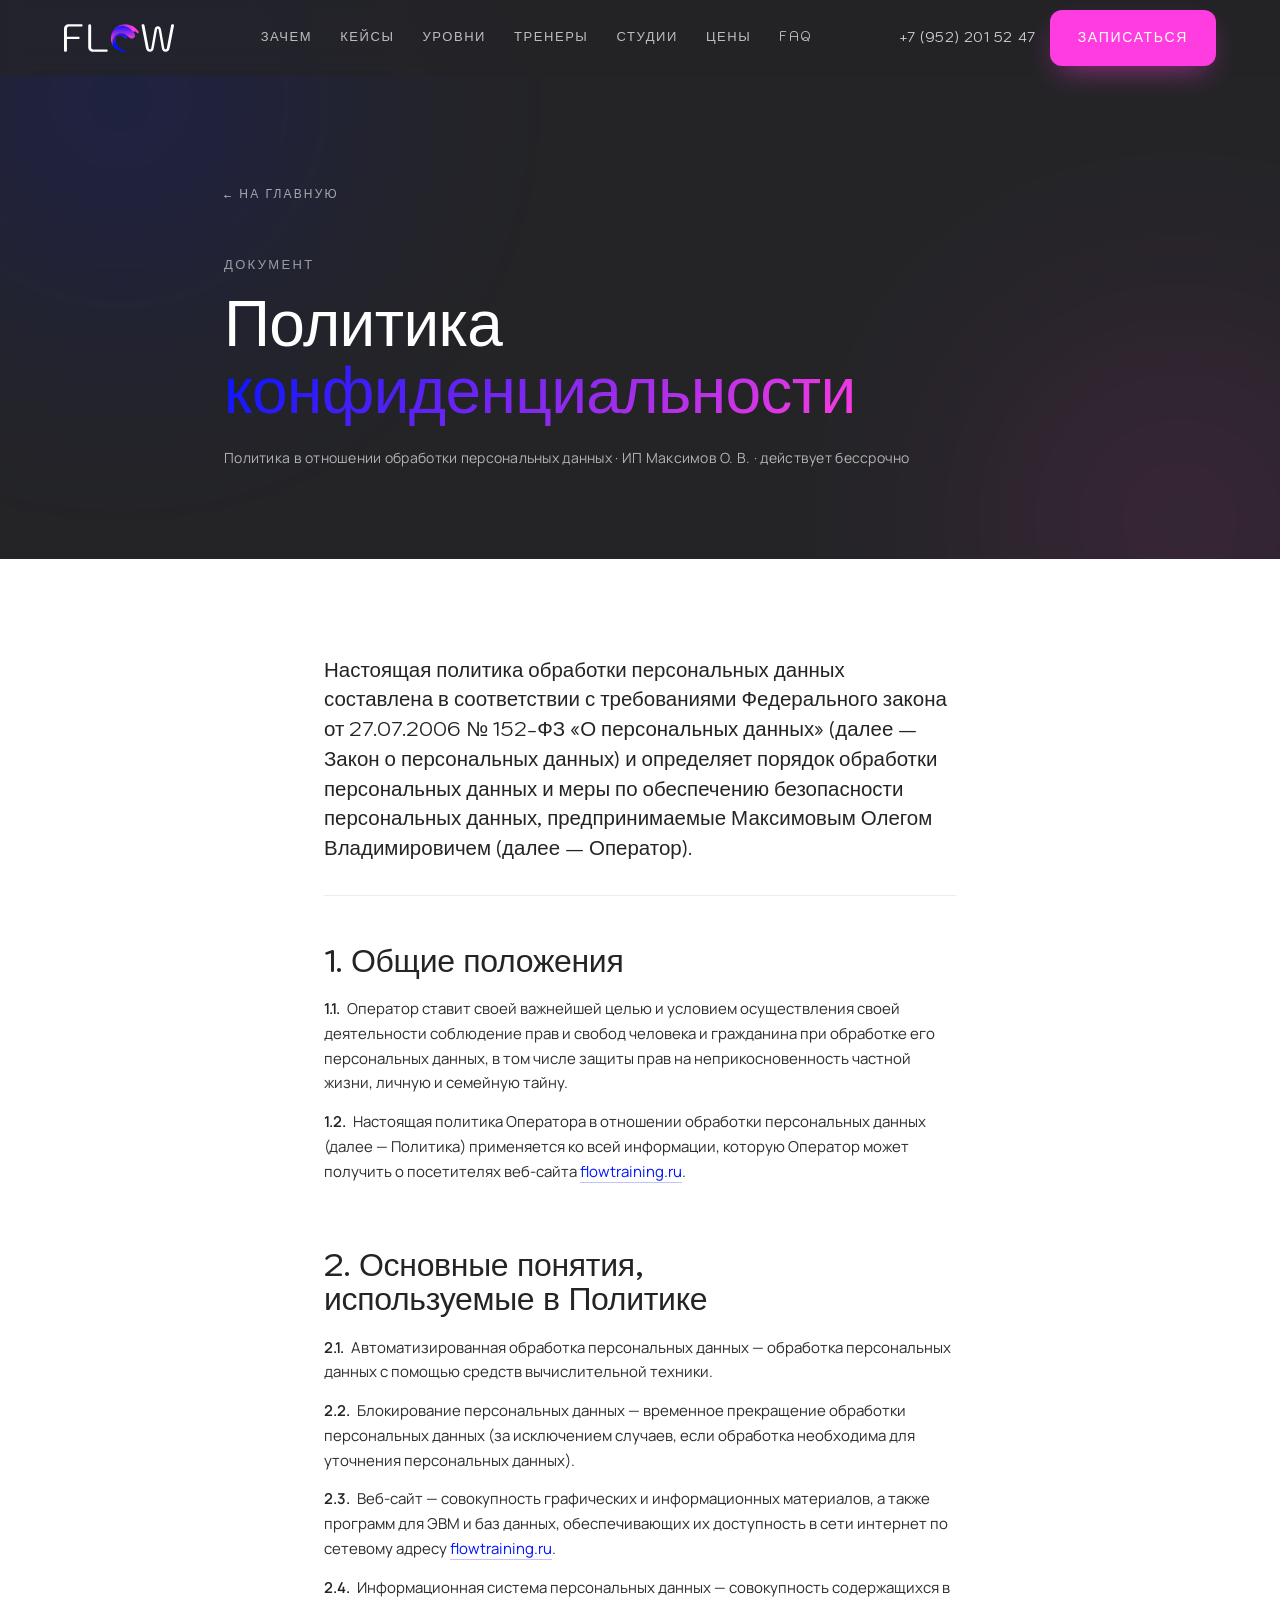
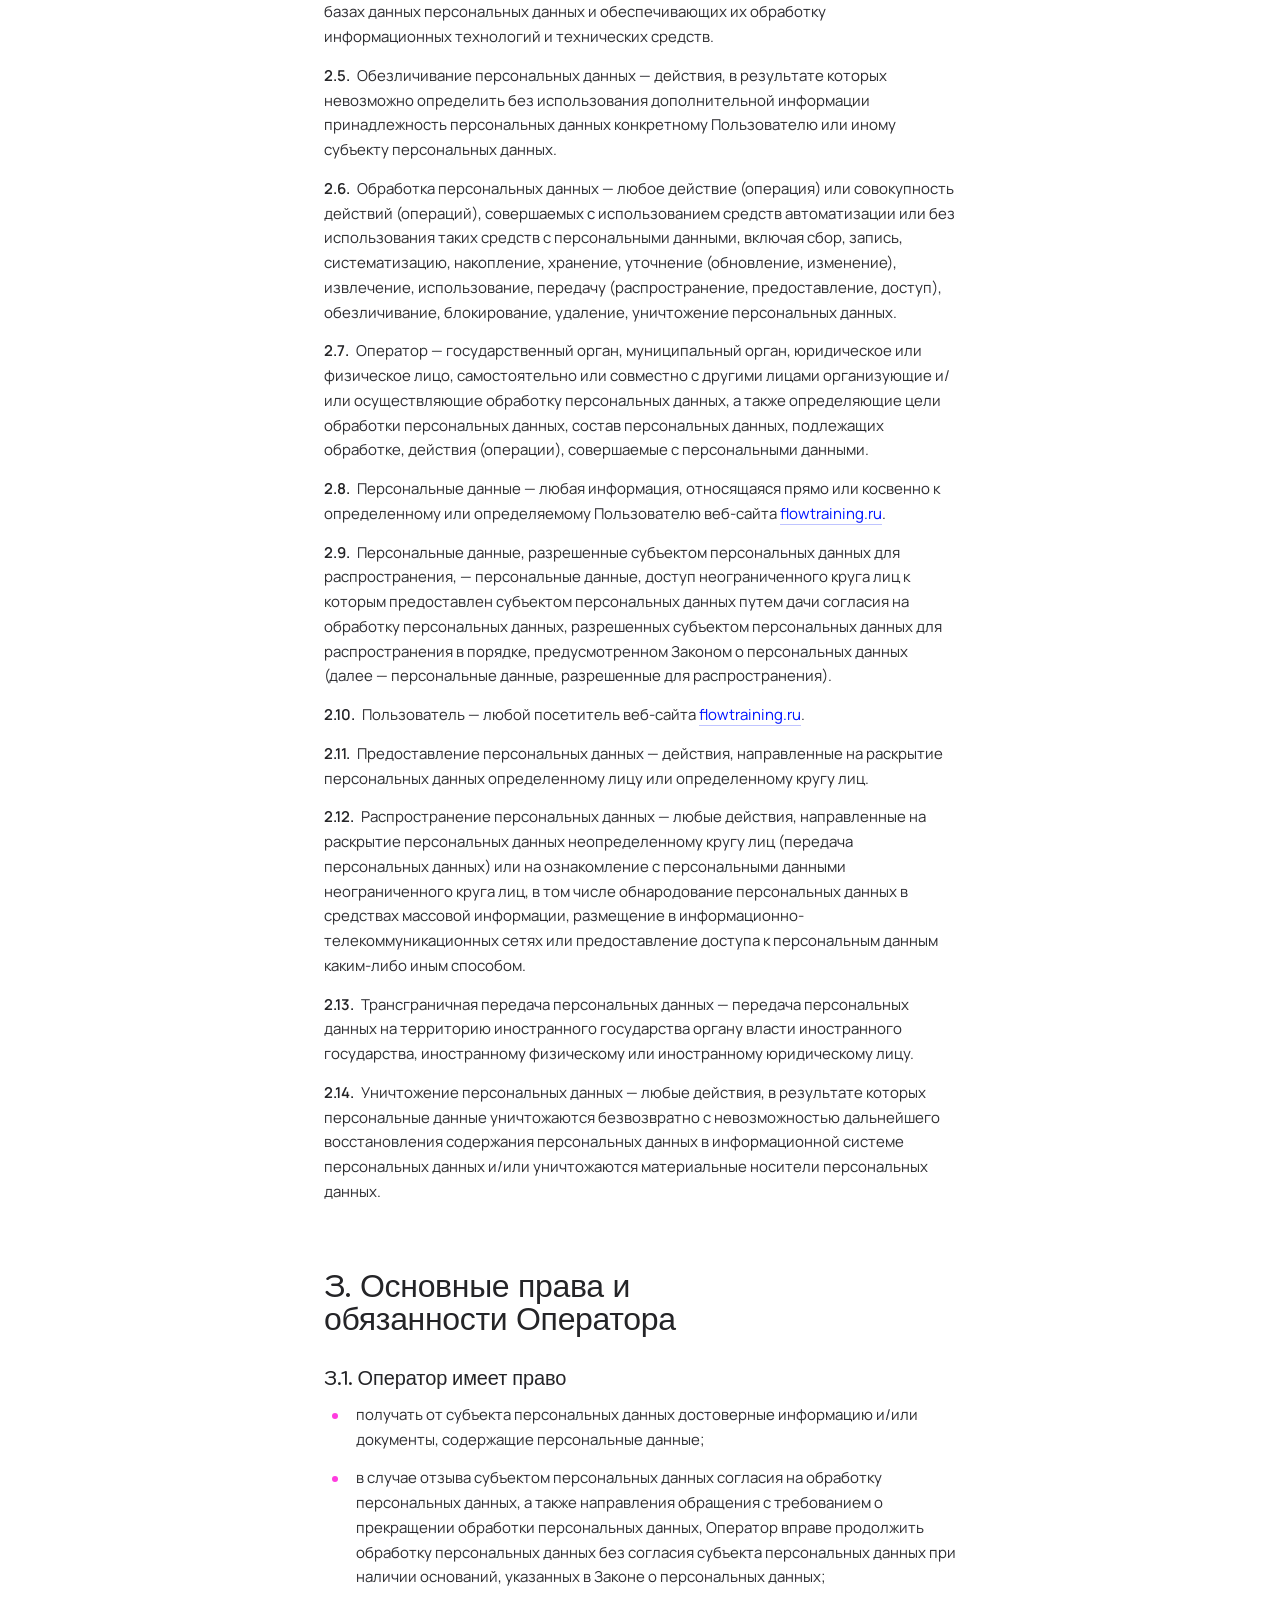
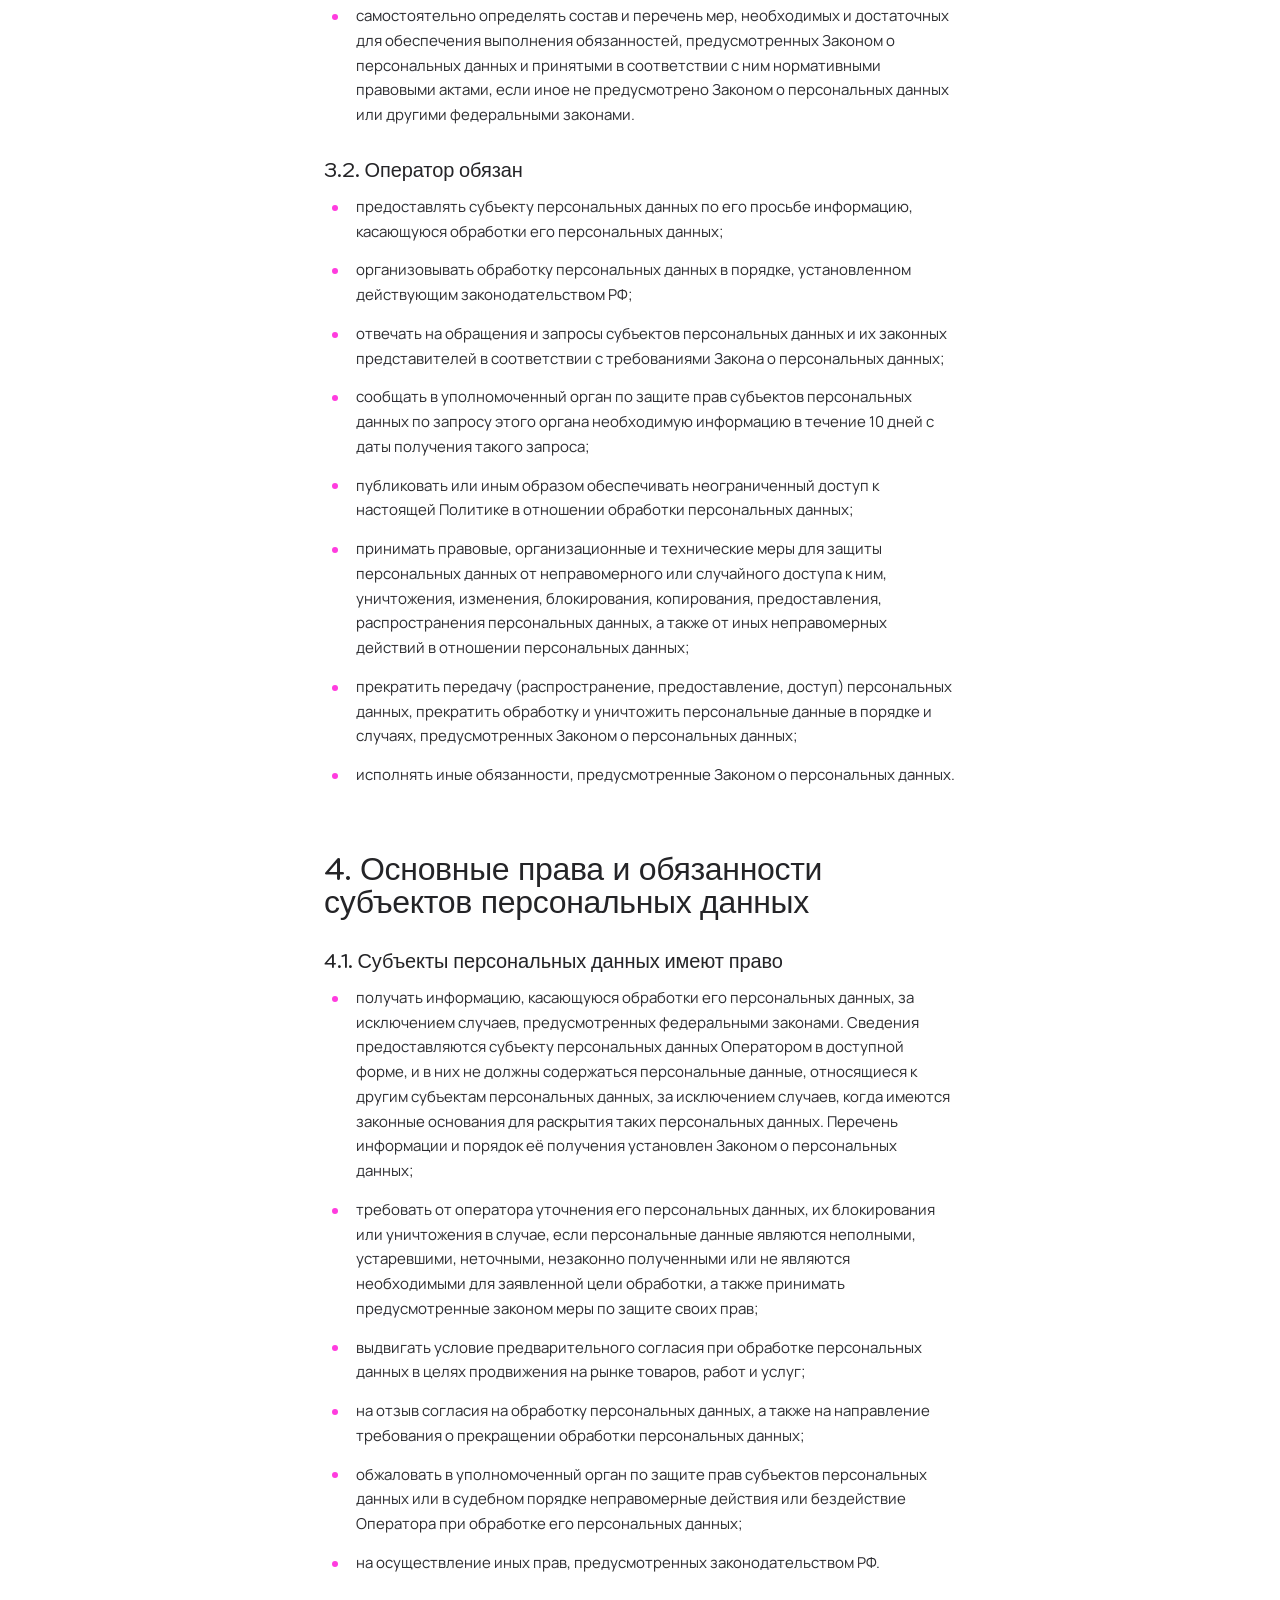
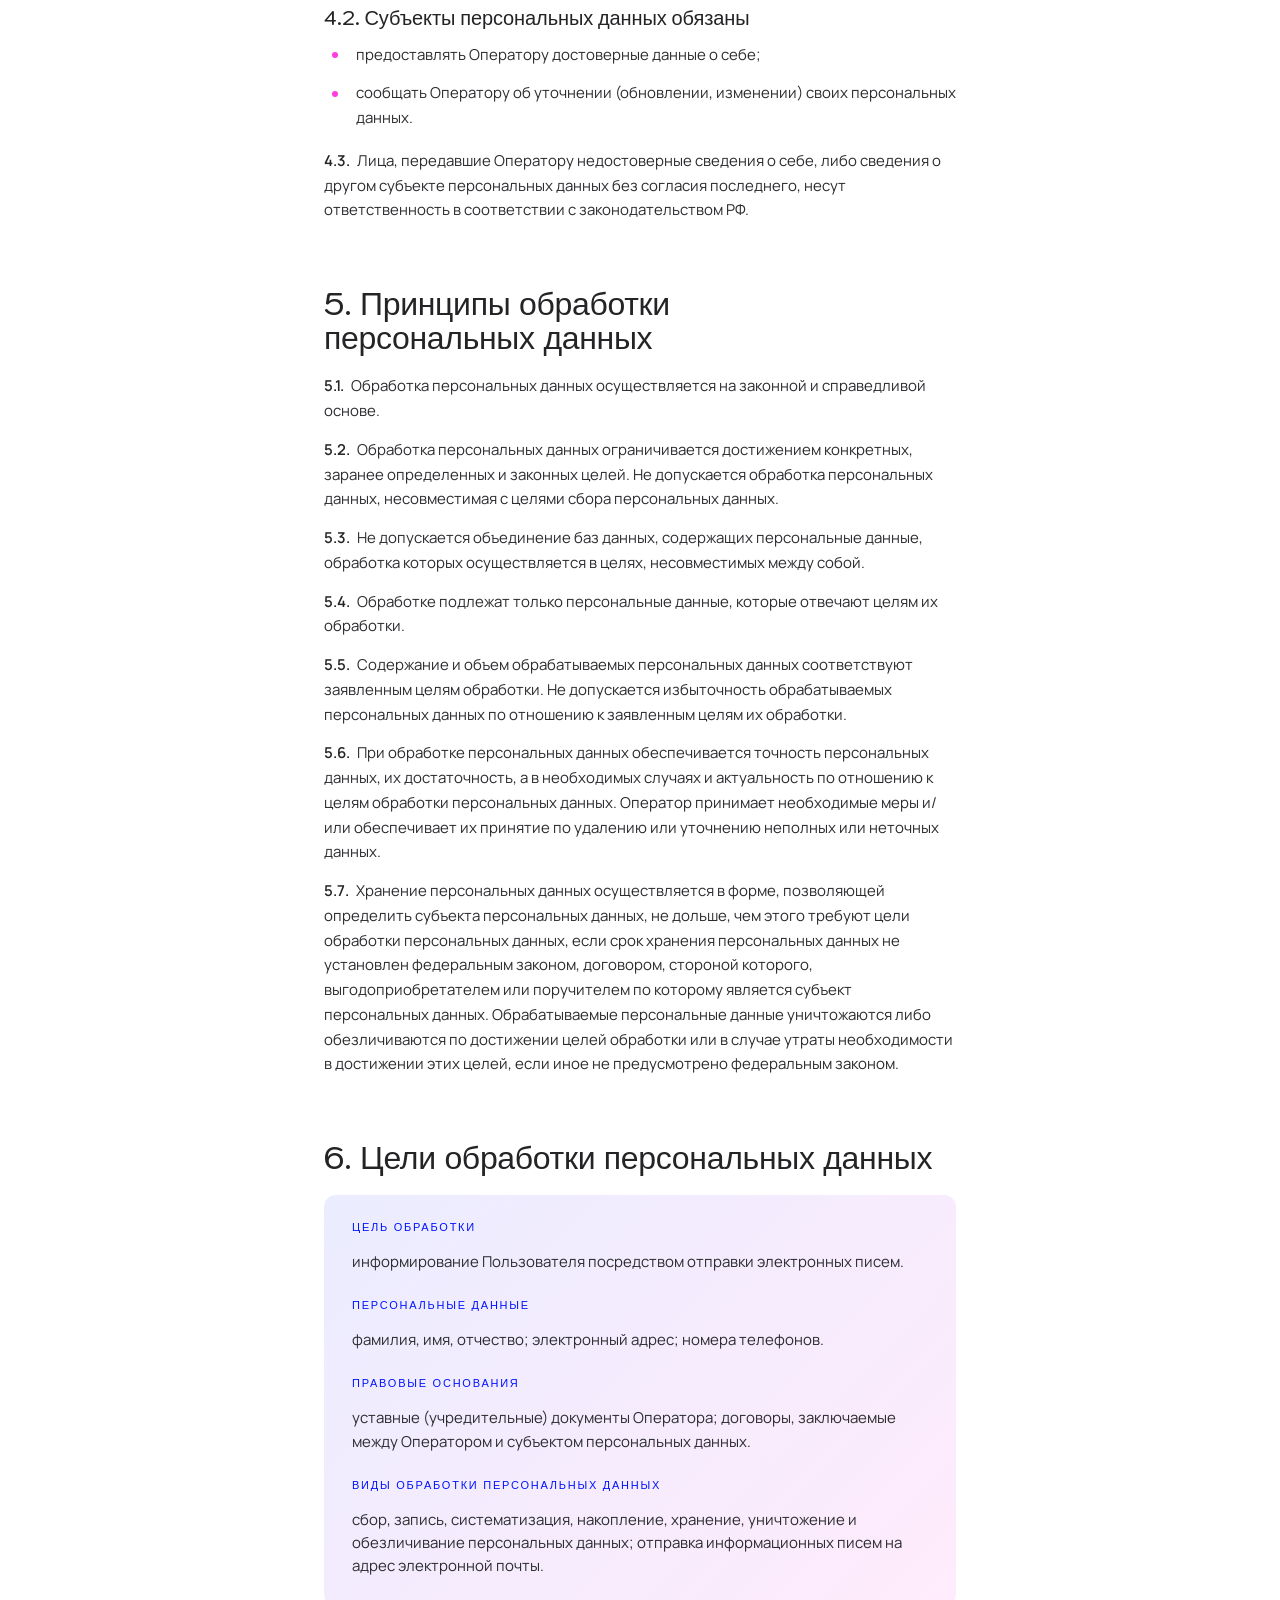
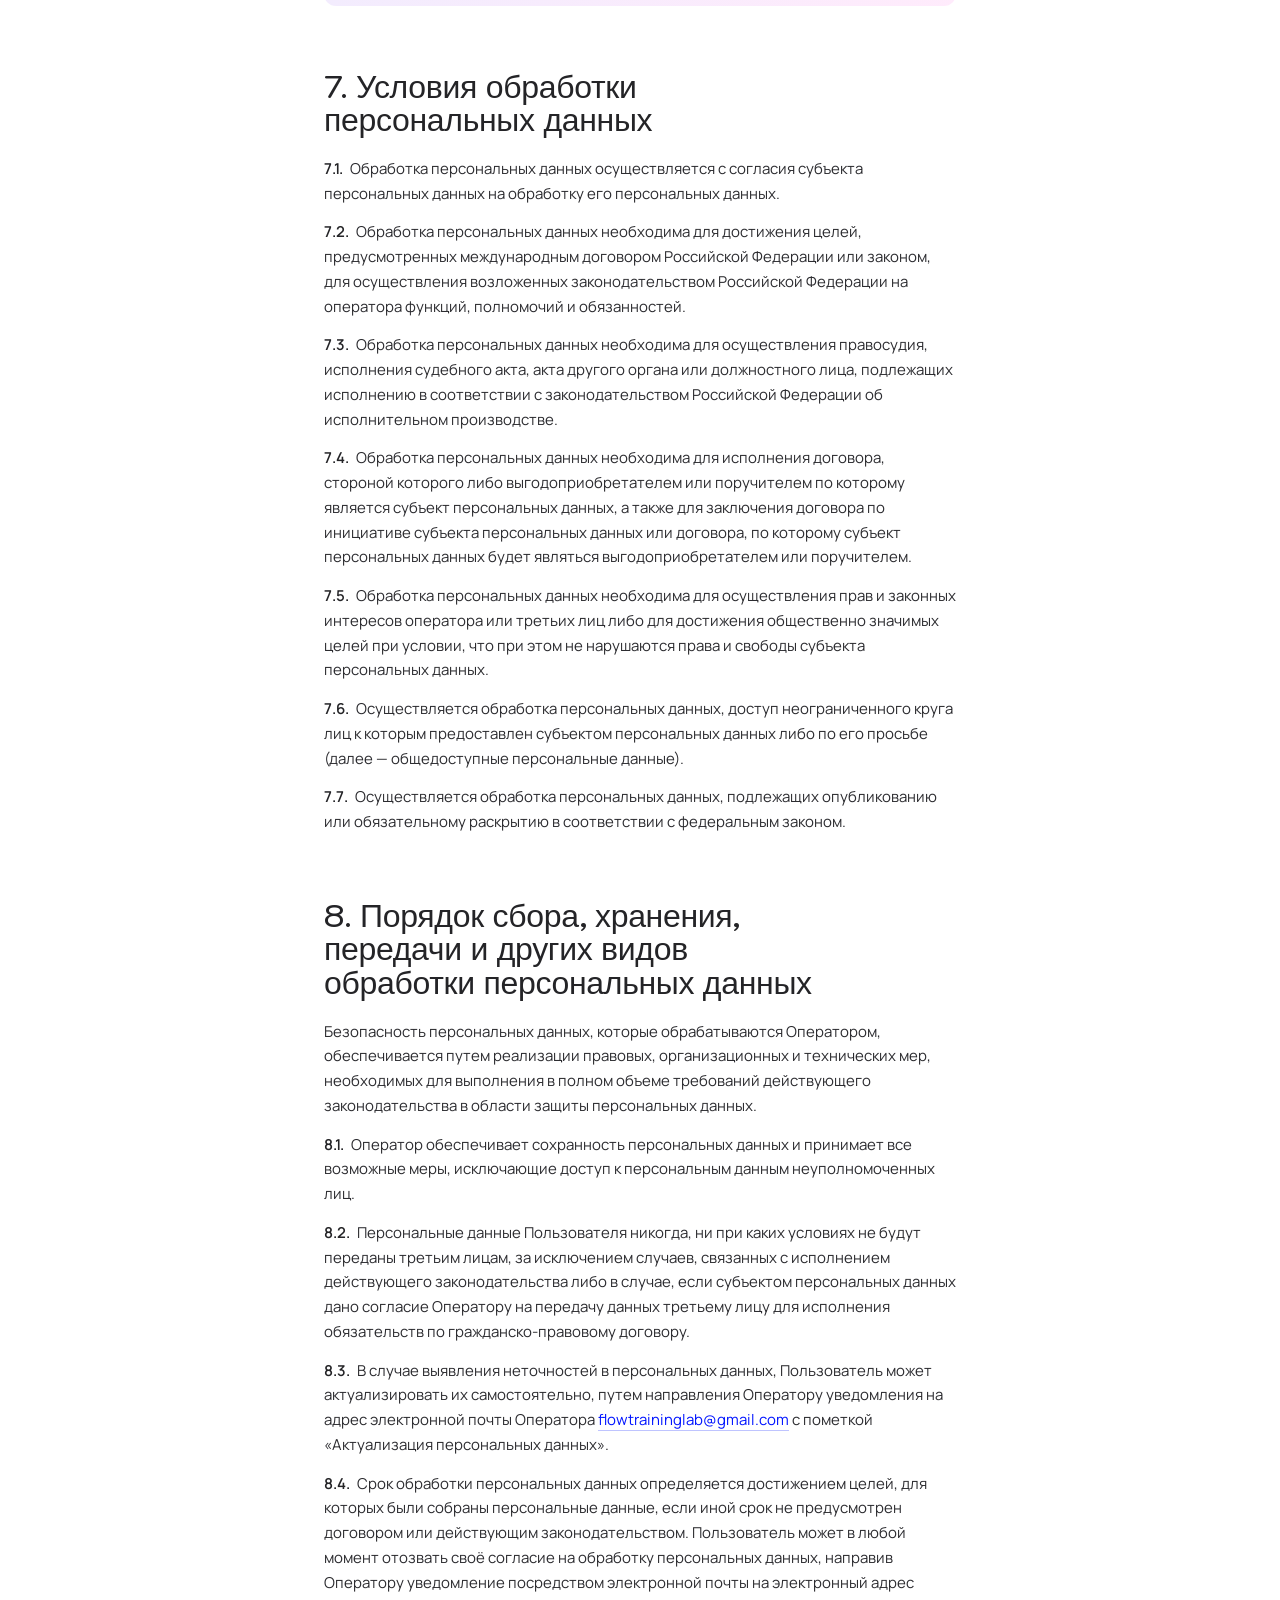
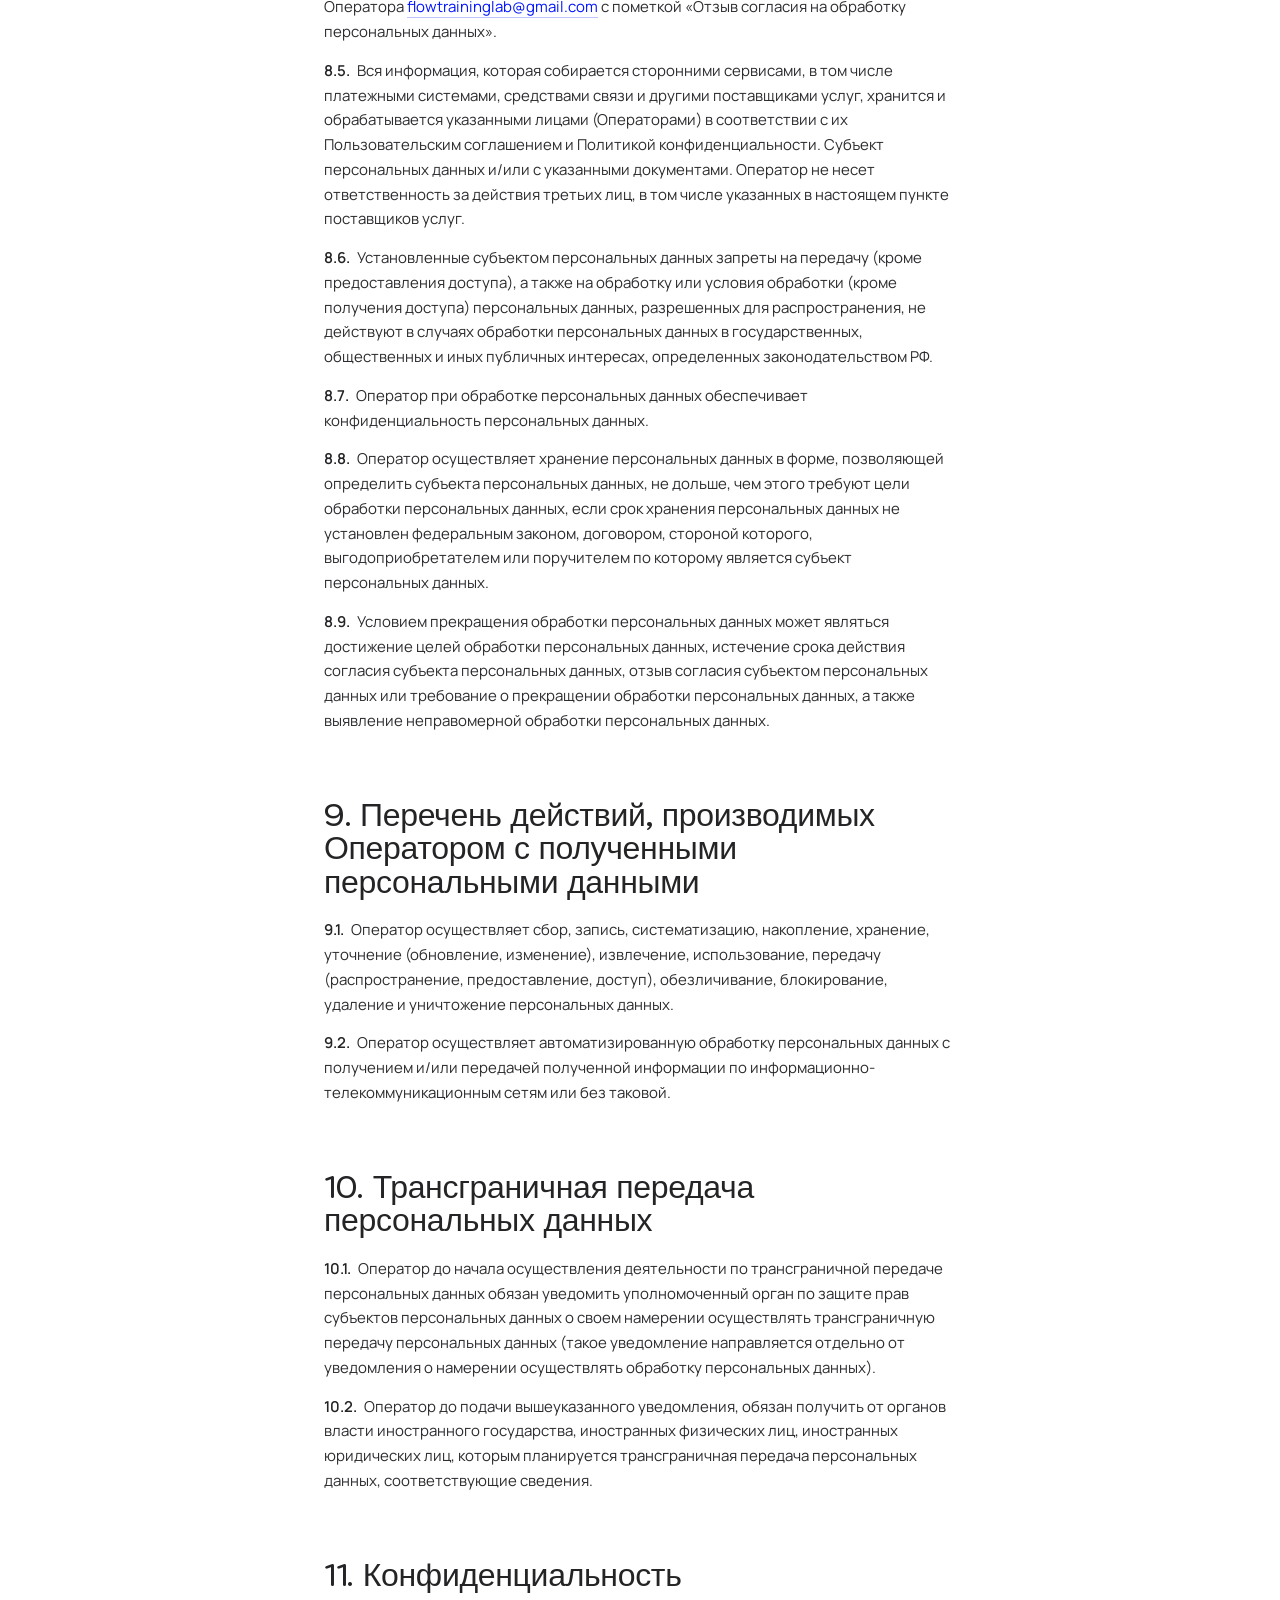
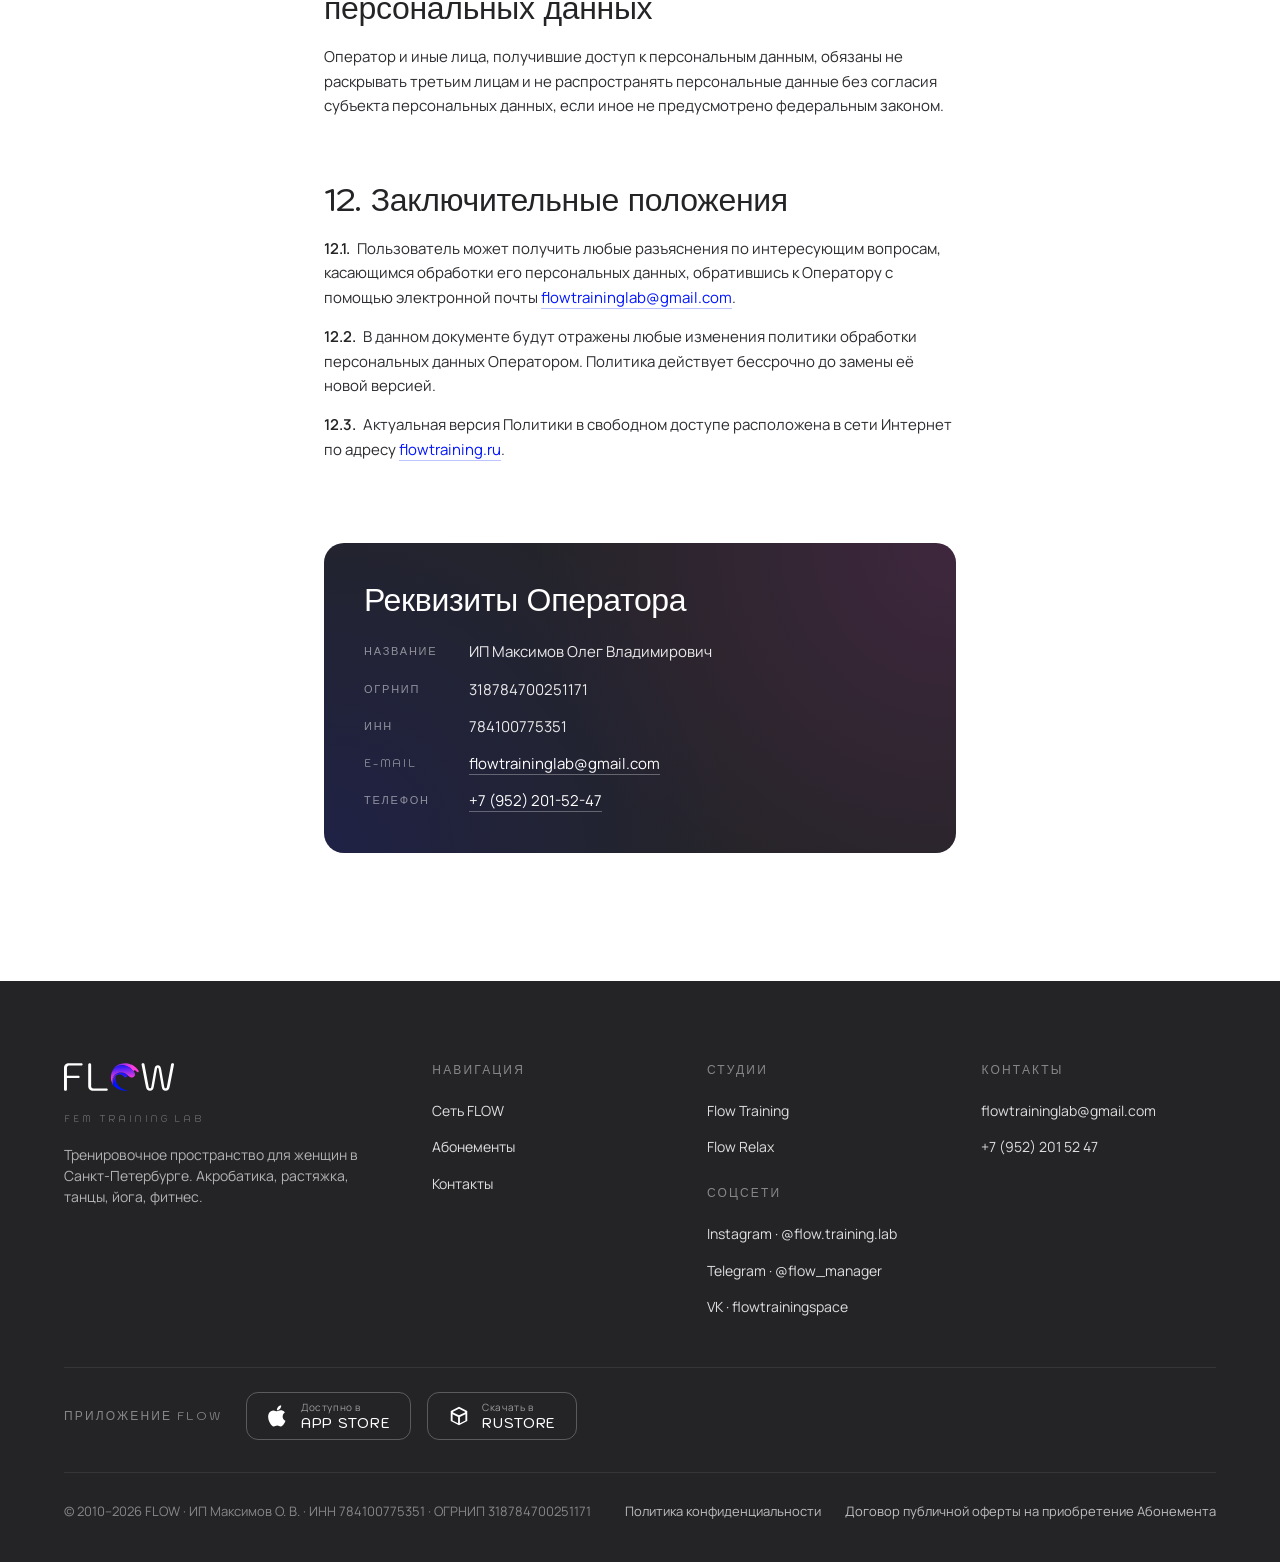
<file: politika.html>
<!DOCTYPE html>
<html lang="ru">
<head>
<meta charset="UTF-8" />
<meta name="viewport" content="width=device-width, initial-scale=1, viewport-fit=cover" />
<title>Политика конфиденциальности — FLOW</title>
<meta name="description" content="Политика в отношении обработки персональных данных тренировочного центра FLOW." />
<meta name="robots" content="noindex,follow" />

<link rel="preconnect" href="https://fonts.googleapis.com" />
<link rel="preconnect" href="https://fonts.gstatic.com" crossorigin />
<link href="https://fonts.googleapis.com/css2?family=Kodchasan:wght@300;400;500;600;700&family=Manrope:wght@300;400;500;600;700&display=swap" rel="stylesheet" />
<link rel="stylesheet" href="styles.css" />
<link rel="icon" type="image/png" href="assets/images/Sign.png" />
<link rel="apple-touch-icon" href="assets/images/Sign.png" />
</head>
<body class="legal-body">

<!-- ───────── Header ───────── -->
<header class="header on-dark" id="header">
  <div class="header-inner">
    <a href="index.html" class="logo on-dark" aria-label="FLOW">
      <img class="logo-full light" src="assets/images/Logo%20(2).svg" alt="FLOW" />
      <img class="logo-full dark"  src="assets/images/Logo_dark.png" alt="" aria-hidden="true" />
    </a>
    <nav>
      <a href="index.html#why">Зачем</a>
      <a href="index.html#cases">Кейсы</a>
      <a href="index.html#levels">Уровни</a>
      <a href="index.html#trainers">Тренеры</a>
      <a href="index.html#studios">Студии</a>
      <a href="index.html#prices">Цены</a>
      <a href="index.html#faq">FAQ</a>
    </nav>
    <div class="header-cta">
      <a class="phone" href="tel:+79522015247">+7 (952) 201 52 47</a>
      <a href="index.html#final" class="btn btn-primary">Записаться</a>
    </div>
  </div>
</header>

<!-- ───────── Legal hero ───────── -->
<section class="legal-hero">
  <div class="wrap">
    <a href="index.html" class="legal-back">← На главную</a>
    <span class="eyebrow on-dark" style="display:block; margin-bottom:14px;">Документ</span>
    <h1>Политика <span class="grad-word">конфиденциальности</span></h1>
    <p class="legal-meta">Политика в отношении обработки персональных данных · ИП Максимов О.&nbsp;В. · действует бессрочно</p>
  </div>
</section>

<!-- ───────── Legal content ───────── -->
<main class="legal-content wrap">
  <p class="legal-intro">
    Настоящая политика обработки персональных данных составлена в соответствии с требованиями Федерального закона от 27.07.2006 №&nbsp;152-ФЗ «О персональных данных» (далее — Закон о персональных данных) и определяет порядок обработки персональных данных и меры по обеспечению безопасности персональных данных, предпринимаемые Максимовым Олегом Владимировичем (далее — Оператор).
  </p>

  <h2>1. Общие положения</h2>
  <p><b>1.1.</b> Оператор ставит своей важнейшей целью и условием осуществления своей деятельности соблюдение прав и свобод человека и гражданина при обработке его персональных данных, в том числе защиты прав на неприкосновенность частной жизни, личную и семейную тайну.</p>
  <p><b>1.2.</b> Настоящая политика Оператора в отношении обработки персональных данных (далее — Политика) применяется ко всей информации, которую Оператор может получить о посетителях веб-сайта <a href="https://flowtraining.ru" target="_blank" rel="noopener">flowtraining.ru</a>.</p>

  <h2>2. Основные понятия, используемые в Политике</h2>
  <p><b>2.1.</b> Автоматизированная обработка персональных данных — обработка персональных данных с помощью средств вычислительной техники.</p>
  <p><b>2.2.</b> Блокирование персональных данных — временное прекращение обработки персональных данных (за исключением случаев, если обработка необходима для уточнения персональных данных).</p>
  <p><b>2.3.</b> Веб-сайт — совокупность графических и информационных материалов, а также программ для ЭВМ и баз данных, обеспечивающих их доступность в сети интернет по сетевому адресу <a href="https://flowtraining.ru" target="_blank" rel="noopener">flowtraining.ru</a>.</p>
  <p><b>2.4.</b> Информационная система персональных данных — совокупность содержащихся в базах данных персональных данных и обеспечивающих их обработку информационных технологий и технических средств.</p>
  <p><b>2.5.</b> Обезличивание персональных данных — действия, в результате которых невозможно определить без использования дополнительной информации принадлежность персональных данных конкретному Пользователю или иному субъекту персональных данных.</p>
  <p><b>2.6.</b> Обработка персональных данных — любое действие (операция) или совокупность действий (операций), совершаемых с использованием средств автоматизации или без использования таких средств с персональными данными, включая сбор, запись, систематизацию, накопление, хранение, уточнение (обновление, изменение), извлечение, использование, передачу (распространение, предоставление, доступ), обезличивание, блокирование, удаление, уничтожение персональных данных.</p>
  <p><b>2.7.</b> Оператор — государственный орган, муниципальный орган, юридическое или физическое лицо, самостоятельно или совместно с другими лицами организующие и/или осуществляющие обработку персональных данных, а также определяющие цели обработки персональных данных, состав персональных данных, подлежащих обработке, действия (операции), совершаемые с персональными данными.</p>
  <p><b>2.8.</b> Персональные данные — любая информация, относящаяся прямо или косвенно к определенному или определяемому Пользователю веб-сайта <a href="https://flowtraining.ru" target="_blank" rel="noopener">flowtraining.ru</a>.</p>
  <p><b>2.9.</b> Персональные данные, разрешенные субъектом персональных данных для распространения, — персональные данные, доступ неограниченного круга лиц к которым предоставлен субъектом персональных данных путем дачи согласия на обработку персональных данных, разрешенных субъектом персональных данных для распространения в порядке, предусмотренном Законом о персональных данных (далее — персональные данные, разрешенные для распространения).</p>
  <p><b>2.10.</b> Пользователь — любой посетитель веб-сайта <a href="https://flowtraining.ru" target="_blank" rel="noopener">flowtraining.ru</a>.</p>
  <p><b>2.11.</b> Предоставление персональных данных — действия, направленные на раскрытие персональных данных определенному лицу или определенному кругу лиц.</p>
  <p><b>2.12.</b> Распространение персональных данных — любые действия, направленные на раскрытие персональных данных неопределенному кругу лиц (передача персональных данных) или на ознакомление с персональными данными неограниченного круга лиц, в том числе обнародование персональных данных в средствах массовой информации, размещение в информационно-телекоммуникационных сетях или предоставление доступа к персональным данным каким-либо иным способом.</p>
  <p><b>2.13.</b> Трансграничная передача персональных данных — передача персональных данных на территорию иностранного государства органу власти иностранного государства, иностранному физическому или иностранному юридическому лицу.</p>
  <p><b>2.14.</b> Уничтожение персональных данных — любые действия, в результате которых персональные данные уничтожаются безвозвратно с невозможностью дальнейшего восстановления содержания персональных данных в информационной системе персональных данных и/или уничтожаются материальные носители персональных данных.</p>

  <h2>3. Основные права и обязанности Оператора</h2>

  <h3>3.1. Оператор имеет право</h3>
  <ul class="legal-list">
    <li>получать от субъекта персональных данных достоверные информацию и/или документы, содержащие персональные данные;</li>
    <li>в случае отзыва субъектом персональных данных согласия на обработку персональных данных, а также направления обращения с требованием о прекращении обработки персональных данных, Оператор вправе продолжить обработку персональных данных без согласия субъекта персональных данных при наличии оснований, указанных в Законе о персональных данных;</li>
    <li>самостоятельно определять состав и перечень мер, необходимых и достаточных для обеспечения выполнения обязанностей, предусмотренных Законом о персональных данных и принятыми в соответствии с ним нормативными правовыми актами, если иное не предусмотрено Законом о персональных данных или другими федеральными законами.</li>
  </ul>

  <h3>3.2. Оператор обязан</h3>
  <ul class="legal-list">
    <li>предоставлять субъекту персональных данных по его просьбе информацию, касающуюся обработки его персональных данных;</li>
    <li>организовывать обработку персональных данных в порядке, установленном действующим законодательством РФ;</li>
    <li>отвечать на обращения и запросы субъектов персональных данных и их законных представителей в соответствии с требованиями Закона о персональных данных;</li>
    <li>сообщать в уполномоченный орган по защите прав субъектов персональных данных по запросу этого органа необходимую информацию в течение 10 дней с даты получения такого запроса;</li>
    <li>публиковать или иным образом обеспечивать неограниченный доступ к настоящей Политике в отношении обработки персональных данных;</li>
    <li>принимать правовые, организационные и технические меры для защиты персональных данных от неправомерного или случайного доступа к ним, уничтожения, изменения, блокирования, копирования, предоставления, распространения персональных данных, а также от иных неправомерных действий в отношении персональных данных;</li>
    <li>прекратить передачу (распространение, предоставление, доступ) персональных данных, прекратить обработку и уничтожить персональные данные в порядке и случаях, предусмотренных Законом о персональных данных;</li>
    <li>исполнять иные обязанности, предусмотренные Законом о персональных данных.</li>
  </ul>

  <h2>4. Основные права и обязанности субъектов персональных данных</h2>

  <h3>4.1. Субъекты персональных данных имеют право</h3>
  <ul class="legal-list">
    <li>получать информацию, касающуюся обработки его персональных данных, за исключением случаев, предусмотренных федеральными законами. Сведения предоставляются субъекту персональных данных Оператором в доступной форме, и в них не должны содержаться персональные данные, относящиеся к другим субъектам персональных данных, за исключением случаев, когда имеются законные основания для раскрытия таких персональных данных. Перечень информации и порядок её получения установлен Законом о персональных данных;</li>
    <li>требовать от оператора уточнения его персональных данных, их блокирования или уничтожения в случае, если персональные данные являются неполными, устаревшими, неточными, незаконно полученными или не являются необходимыми для заявленной цели обработки, а также принимать предусмотренные законом меры по защите своих прав;</li>
    <li>выдвигать условие предварительного согласия при обработке персональных данных в целях продвижения на рынке товаров, работ и услуг;</li>
    <li>на отзыв согласия на обработку персональных данных, а также на направление требования о прекращении обработки персональных данных;</li>
    <li>обжаловать в уполномоченный орган по защите прав субъектов персональных данных или в судебном порядке неправомерные действия или бездействие Оператора при обработке его персональных данных;</li>
    <li>на осуществление иных прав, предусмотренных законодательством РФ.</li>
  </ul>

  <h3>4.2. Субъекты персональных данных обязаны</h3>
  <ul class="legal-list">
    <li>предоставлять Оператору достоверные данные о себе;</li>
    <li>сообщать Оператору об уточнении (обновлении, изменении) своих персональных данных.</li>
  </ul>
  <p><b>4.3.</b> Лица, передавшие Оператору недостоверные сведения о себе, либо сведения о другом субъекте персональных данных без согласия последнего, несут ответственность в соответствии с законодательством РФ.</p>

  <h2>5. Принципы обработки персональных данных</h2>
  <p><b>5.1.</b> Обработка персональных данных осуществляется на законной и справедливой основе.</p>
  <p><b>5.2.</b> Обработка персональных данных ограничивается достижением конкретных, заранее определенных и законных целей. Не допускается обработка персональных данных, несовместимая с целями сбора персональных данных.</p>
  <p><b>5.3.</b> Не допускается объединение баз данных, содержащих персональные данные, обработка которых осуществляется в целях, несовместимых между собой.</p>
  <p><b>5.4.</b> Обработке подлежат только персональные данные, которые отвечают целям их обработки.</p>
  <p><b>5.5.</b> Содержание и объем обрабатываемых персональных данных соответствуют заявленным целям обработки. Не допускается избыточность обрабатываемых персональных данных по отношению к заявленным целям их обработки.</p>
  <p><b>5.6.</b> При обработке персональных данных обеспечивается точность персональных данных, их достаточность, а в необходимых случаях и актуальность по отношению к целям обработки персональных данных. Оператор принимает необходимые меры и/или обеспечивает их принятие по удалению или уточнению неполных или неточных данных.</p>
  <p><b>5.7.</b> Хранение персональных данных осуществляется в форме, позволяющей определить субъекта персональных данных, не дольше, чем этого требуют цели обработки персональных данных, если срок хранения персональных данных не установлен федеральным законом, договором, стороной которого, выгодоприобретателем или поручителем по которому является субъект персональных данных. Обрабатываемые персональные данные уничтожаются либо обезличиваются по достижении целей обработки или в случае утраты необходимости в достижении этих целей, если иное не предусмотрено федеральным законом.</p>

  <h2>6. Цели обработки персональных данных</h2>
  <dl class="legal-purposes">
    <dt>Цель обработки</dt>
    <dd>информирование Пользователя посредством отправки электронных писем.</dd>

    <dt>Персональные данные</dt>
    <dd>фамилия, имя, отчество; электронный адрес; номера телефонов.</dd>

    <dt>Правовые основания</dt>
    <dd>уставные (учредительные) документы Оператора; договоры, заключаемые между Оператором и субъектом персональных данных.</dd>

    <dt>Виды обработки персональных данных</dt>
    <dd>сбор, запись, систематизация, накопление, хранение, уничтожение и обезличивание персональных данных; отправка информационных писем на адрес электронной почты.</dd>
  </dl>

  <h2>7. Условия обработки персональных данных</h2>
  <p><b>7.1.</b> Обработка персональных данных осуществляется с согласия субъекта персональных данных на обработку его персональных данных.</p>
  <p><b>7.2.</b> Обработка персональных данных необходима для достижения целей, предусмотренных международным договором Российской Федерации или законом, для осуществления возложенных законодательством Российской Федерации на оператора функций, полномочий и обязанностей.</p>
  <p><b>7.3.</b> Обработка персональных данных необходима для осуществления правосудия, исполнения судебного акта, акта другого органа или должностного лица, подлежащих исполнению в соответствии с законодательством Российской Федерации об исполнительном производстве.</p>
  <p><b>7.4.</b> Обработка персональных данных необходима для исполнения договора, стороной которого либо выгодоприобретателем или поручителем по которому является субъект персональных данных, а также для заключения договора по инициативе субъекта персональных данных или договора, по которому субъект персональных данных будет являться выгодоприобретателем или поручителем.</p>
  <p><b>7.5.</b> Обработка персональных данных необходима для осуществления прав и законных интересов оператора или третьих лиц либо для достижения общественно значимых целей при условии, что при этом не нарушаются права и свободы субъекта персональных данных.</p>
  <p><b>7.6.</b> Осуществляется обработка персональных данных, доступ неограниченного круга лиц к которым предоставлен субъектом персональных данных либо по его просьбе (далее — общедоступные персональные данные).</p>
  <p><b>7.7.</b> Осуществляется обработка персональных данных, подлежащих опубликованию или обязательному раскрытию в соответствии с федеральным законом.</p>

  <h2>8. Порядок сбора, хранения, передачи и других видов обработки персональных данных</h2>
  <p>Безопасность персональных данных, которые обрабатываются Оператором, обеспечивается путем реализации правовых, организационных и технических мер, необходимых для выполнения в полном объеме требований действующего законодательства в области защиты персональных данных.</p>
  <p><b>8.1.</b> Оператор обеспечивает сохранность персональных данных и принимает все возможные меры, исключающие доступ к персональным данным неуполномоченных лиц.</p>
  <p><b>8.2.</b> Персональные данные Пользователя никогда, ни при каких условиях не будут переданы третьим лицам, за исключением случаев, связанных с исполнением действующего законодательства либо в случае, если субъектом персональных данных дано согласие Оператору на передачу данных третьему лицу для исполнения обязательств по гражданско-правовому договору.</p>
  <p><b>8.3.</b> В случае выявления неточностей в персональных данных, Пользователь может актуализировать их самостоятельно, путем направления Оператору уведомления на адрес электронной почты Оператора <a href="mailto:flowtraininglab@gmail.com">flowtraininglab@gmail.com</a> с пометкой «Актуализация персональных данных».</p>
  <p><b>8.4.</b> Срок обработки персональных данных определяется достижением целей, для которых были собраны персональные данные, если иной срок не предусмотрен договором или действующим законодательством. Пользователь может в любой момент отозвать своё согласие на обработку персональных данных, направив Оператору уведомление посредством электронной почты на электронный адрес Оператора <a href="mailto:flowtraininglab@gmail.com">flowtraininglab@gmail.com</a> с пометкой «Отзыв согласия на обработку персональных данных».</p>
  <p><b>8.5.</b> Вся информация, которая собирается сторонними сервисами, в том числе платежными системами, средствами связи и другими поставщиками услуг, хранится и обрабатывается указанными лицами (Операторами) в соответствии с их Пользовательским соглашением и Политикой конфиденциальности. Субъект персональных данных и/или с указанными документами. Оператор не несет ответственность за действия третьих лиц, в том числе указанных в настоящем пункте поставщиков услуг.</p>
  <p><b>8.6.</b> Установленные субъектом персональных данных запреты на передачу (кроме предоставления доступа), а также на обработку или условия обработки (кроме получения доступа) персональных данных, разрешенных для распространения, не действуют в случаях обработки персональных данных в государственных, общественных и иных публичных интересах, определенных законодательством РФ.</p>
  <p><b>8.7.</b> Оператор при обработке персональных данных обеспечивает конфиденциальность персональных данных.</p>
  <p><b>8.8.</b> Оператор осуществляет хранение персональных данных в форме, позволяющей определить субъекта персональных данных, не дольше, чем этого требуют цели обработки персональных данных, если срок хранения персональных данных не установлен федеральным законом, договором, стороной которого, выгодоприобретателем или поручителем по которому является субъект персональных данных.</p>
  <p><b>8.9.</b> Условием прекращения обработки персональных данных может являться достижение целей обработки персональных данных, истечение срока действия согласия субъекта персональных данных, отзыв согласия субъектом персональных данных или требование о прекращении обработки персональных данных, а также выявление неправомерной обработки персональных данных.</p>

  <h2>9. Перечень действий, производимых Оператором с полученными персональными данными</h2>
  <p><b>9.1.</b> Оператор осуществляет сбор, запись, систематизацию, накопление, хранение, уточнение (обновление, изменение), извлечение, использование, передачу (распространение, предоставление, доступ), обезличивание, блокирование, удаление и уничтожение персональных данных.</p>
  <p><b>9.2.</b> Оператор осуществляет автоматизированную обработку персональных данных с получением и/или передачей полученной информации по информационно-телекоммуникационным сетям или без таковой.</p>

  <h2>10. Трансграничная передача персональных данных</h2>
  <p><b>10.1.</b> Оператор до начала осуществления деятельности по трансграничной передаче персональных данных обязан уведомить уполномоченный орган по защите прав субъектов персональных данных о своем намерении осуществлять трансграничную передачу персональных данных (такое уведомление направляется отдельно от уведомления о намерении осуществлять обработку персональных данных).</p>
  <p><b>10.2.</b> Оператор до подачи вышеуказанного уведомления, обязан получить от органов власти иностранного государства, иностранных физических лиц, иностранных юридических лиц, которым планируется трансграничная передача персональных данных, соответствующие сведения.</p>

  <h2>11. Конфиденциальность персональных данных</h2>
  <p>Оператор и иные лица, получившие доступ к персональным данным, обязаны не раскрывать третьим лицам и не распространять персональные данные без согласия субъекта персональных данных, если иное не предусмотрено федеральным законом.</p>

  <h2>12. Заключительные положения</h2>
  <p><b>12.1.</b> Пользователь может получить любые разъяснения по интересующим вопросам, касающимся обработки его персональных данных, обратившись к Оператору с помощью электронной почты <a href="mailto:flowtraininglab@gmail.com">flowtraininglab@gmail.com</a>.</p>
  <p><b>12.2.</b> В данном документе будут отражены любые изменения политики обработки персональных данных Оператором. Политика действует бессрочно до замены её новой версией.</p>
  <p><b>12.3.</b> Актуальная версия Политики в свободном доступе расположена в сети Интернет по адресу <a href="https://flowtraining.ru" target="_blank" rel="noopener">flowtraining.ru</a>.</p>

  <div class="legal-requisites">
    <h2 class="legal-requisites-h">Реквизиты Оператора</h2>
    <dl class="legal-req-list">
      <dt>Название</dt><dd>ИП Максимов Олег Владимирович</dd>
      <dt>ОГРНИП</dt><dd>318784700251171</dd>
      <dt>ИНН</dt><dd>784100775351</dd>
      <dt>E-mail</dt><dd><a href="mailto:flowtraininglab@gmail.com">flowtraininglab@gmail.com</a></dd>
      <dt>Телефон</dt><dd><a href="tel:+79522015247">+7 (952) 201-52-47</a></dd>
    </dl>
  </div>
</main>

<!-- ───────── Footer ───────── -->
<footer class="footer">
  <div class="wrap">
    <div class="footer-grid">
      <div class="footer-brand">
        <a href="index.html" class="logo on-dark">
          <img class="logo-full light" src="assets/images/Logo%20(2).svg" alt="FLOW" />
          <img class="logo-full dark"  src="assets/images/Logo_dark.png" alt="" aria-hidden="true" />
        </a>
        <div class="logo-tag" style="margin-top:14px; opacity:0.55;">FEM TRAINING LAB</div>
        <p class="tag">Тренировочное пространство для женщин в Санкт-Петербурге. Акробатика, растяжка, танцы, йога, фитнес.</p>
      </div>

      <div>
        <h5>Навигация</h5>
        <ul>
          <li><a href="https://flowtraining.ru/" target="_blank" rel="noopener">Сеть FLOW</a></li>
          <li><a href="index.html#prices">Абонементы</a></li>
          <li><a href="index.html#studios">Контакты</a></li>
        </ul>
      </div>

      <div>
        <h5>Студии</h5>
        <ul>
          <li><a href="index.html#studios">Flow Training</a></li>
          <li><a href="index.html#studios">Flow Relax</a></li>
        </ul>
        <h5 style="margin-top:24px;">Соцсети</h5>
        <ul>
          <li><a href="https://www.instagram.com/flow.training.lab?igsh=c3UwbHZ4YzZhYzEy" target="_blank" rel="noopener">Instagram · @flow.training.lab</a></li>
          <li><a href="https://t.me/flow_manager" target="_blank" rel="noopener">Telegram · @flow_manager</a></li>
          <li><a href="https://vk.com/flowtrainingspace" target="_blank" rel="noopener">VK · flowtrainingspace</a></li>
        </ul>
      </div>

      <div>
        <h5>Контакты</h5>
        <ul>
          <li><a href="mailto:flowtraininglab@gmail.com">flowtraininglab@gmail.com</a></li>
          <li><a href="tel:+79522015247">+7 (952) 201 52 47</a></li>
        </ul>
      </div>
    </div>

    <div class="footer-apps" aria-label="Скачать приложение FLOW">
      <span class="footer-apps-label">Приложение&nbsp;FLOW</span>
      <a class="store-badge" href="https://apps.apple.com/us/app/sk-training/id1658768236" target="_blank" rel="noopener">
        <svg class="store-icon" viewBox="0 0 24 24" aria-hidden="true" fill="currentColor"><path d="M17.05 12.54c-.03-2.92 2.39-4.32 2.5-4.39-1.36-1.99-3.48-2.27-4.24-2.3-1.8-.18-3.52 1.06-4.43 1.06-.92 0-2.33-1.04-3.83-1.01-1.97.03-3.79 1.15-4.8 2.91-2.05 3.55-.52 8.79 1.47 11.67.97 1.41 2.13 2.99 3.65 2.93 1.47-.06 2.02-.95 3.79-.95s2.27.95 3.83.92c1.58-.03 2.59-1.43 3.55-2.85 1.12-1.63 1.58-3.21 1.6-3.29-.04-.02-3.07-1.18-3.1-4.7zM14.27 4.05c.81-.98 1.36-2.34 1.21-3.7-1.17.05-2.59.78-3.43 1.76-.75.86-1.41 2.24-1.23 3.57 1.31.1 2.64-.66 3.45-1.63z"/></svg>
        <span class="store-text">
          <span class="store-eyebrow">Доступно в</span>
          <span class="store-name">App&nbsp;Store</span>
        </span>
      </a>
      <a class="store-badge" href="https://www.rustore.ru/catalog/app/io.fitbase.sktraining" target="_blank" rel="noopener">
        <svg class="store-icon" viewBox="0 0 24 24" aria-hidden="true" fill="currentColor"><path d="M12 2 3 6.5v11L12 22l9-4.5v-11L12 2zm0 2.18 6.5 3.25v.62L12 11.3 5.5 8.05v-.62L12 4.18zM5 9.96l6 3v6.91l-6-3V9.96zm8 9.91v-6.91l6-3v6.91l-6 3z"/></svg>
        <span class="store-text">
          <span class="store-eyebrow">Скачать в</span>
          <span class="store-name">RuStore</span>
        </span>
      </a>
    </div>

    <div class="footer-bottom">
      <div>© 2010–2026 FLOW · ИП Максимов О.&nbsp;В. · ИНН 784100775351 · ОГРНИП 318784700251171</div>
      <div class="footer-legal">
        <a href="politika.html">Политика конфиденциальности</a>
        <a href="oferta.html">Договор публичной оферты на приобретение Абонемента</a>
      </div>
    </div>
  </div>
</footer>

<script>
  const header = document.getElementById('header');
  const legalHero = document.querySelector('.legal-hero');
  function onScroll() {
    const sc = window.scrollY;
    header.classList.toggle('scrolled', sc > 20);
    const heroBottom = (legalHero ? legalHero.offsetHeight : 0) - 80;
    header.classList.toggle('on-dark', sc < heroBottom);
  }
  window.addEventListener('scroll', onScroll, { passive: true });
  onScroll();
</script>
</body>
</html>
</file>
<file: styles.css>
/* ---------- FLOW Acrobatics — landing styles ---------- */

:root {
  --gray: #242427;
  --gray-2: #1a1a1d;
  --gray-light: #6F707B;
  --gray-light-2: #9B9CA9;
  --blue: #0014FF;
  --pink: #FF3CDF;
  --positive: #34C789;
  --warning: #FF9500;
  --error: #FF2D55;
  --bg: #ffffff;
  --bg-tone: #f6f6f8;
  --line: #ececef;
  --grad: linear-gradient(135deg, #0014FF 0%, #FF3CDF 100%);
  --grad-soft: linear-gradient(135deg, rgba(0,20,255,0.08) 0%, rgba(255,60,223,0.10) 100%);
  --kod: 'Kodchasan', sans-serif;
  --body: 'Manrope', system-ui, sans-serif;
  --maxw: 1280px;
  --pad-x: clamp(20px, 5vw, 80px);
}

* { box-sizing: border-box; margin: 0; padding: 0; }
html { scroll-behavior: smooth; }
body {
  font-family: var(--body);
  font-size: 17px;
  line-height: 1.55;
  color: var(--gray);
  background: var(--bg);
  -webkit-font-smoothing: antialiased;
}
img, svg, video { display: block; max-width: 100%; }
button { font: inherit; cursor: pointer; border: 0; background: none; color: inherit; }
a { color: inherit; text-decoration: none; }
input, textarea, select { font: inherit; color: inherit; }

/* ---------- Type ---------- */
.eyebrow {
  font-family: var(--kod);
  font-size: 13px;
  font-weight: 500;
  letter-spacing: 0.18em;
  text-transform: uppercase;
  color: var(--gray-light);
}
.eyebrow.pink { color: var(--pink); }
.eyebrow.on-dark { color: rgba(255,255,255,0.55); }

h1, h2, h3, h4 {
  font-family: var(--kod);
  font-weight: 400;
  letter-spacing: -0.005em;
  line-height: 1.05;
  text-wrap: balance;
}
h1 { font-size: clamp(40px, 6.4vw, 88px); text-transform: uppercase; line-height: 0.98; letter-spacing: -0.015em; }
h2 { font-size: clamp(32px, 4.6vw, 64px); text-transform: uppercase; }
h3 { font-size: clamp(22px, 2vw, 28px); font-weight: 500; }
h4 { font-size: 18px; font-weight: 500; text-transform: uppercase; letter-spacing: 0.04em; }

.lead { font-size: clamp(17px, 1.5vw, 22px); line-height: 1.45; color: var(--gray-light); text-wrap: pretty; }
.small { font-size: 14px; color: var(--gray-light); }

/* ---------- Layout ---------- */
.wrap { max-width: var(--maxw); margin: 0 auto; padding: 0 var(--pad-x); }
section { padding: clamp(72px, 10vw, 140px) 0; position: relative; }
section.tight { padding: clamp(56px, 7vw, 96px) 0; }

.section-head {
  display: grid;
  grid-template-columns: max-content 1fr;
  gap: clamp(24px, 5vw, 64px);
  align-items: end;
  margin-bottom: clamp(40px, 5vw, 72px);
}
.section-head .num {
  font-family: var(--kod);
  font-weight: 300;
  font-size: clamp(56px, 8vw, 120px);
  line-height: 0.85;
  color: transparent;
  -webkit-text-stroke: 1.4px var(--gray);
  letter-spacing: -0.02em;
}
.section-head .num.on-dark { -webkit-text-stroke-color: rgba(255,255,255,0.5); }
.section-head .head-text .eyebrow { display: block; margin-bottom: 14px; }

/* ---------- Buttons ---------- */
.btn {
  display: inline-flex;
  align-items: center;
  gap: 12px;
  height: 56px;
  padding: 0 28px;
  border-radius: 12px;
  font-family: var(--kod);
  font-size: 14px;
  font-weight: 500;
  text-transform: uppercase;
  letter-spacing: 0.12em;
  white-space: nowrap;
  transition: transform .25s ease, box-shadow .25s ease, background .25s ease;
  position: relative;
  overflow: hidden;
}
.btn-primary {
  background: var(--pink);
  color: #fff;
  box-shadow: 0 12px 30px -10px rgba(255,60,223,0.55);
  isolation: isolate;
}
.btn-primary::before {
  content: ""; position: absolute; inset: 0;
  background: var(--grad); opacity: 0;
  transition: opacity .3s ease;
  z-index: -1;
}
.btn-primary:hover::before { opacity: 1; }
.btn-primary:hover { transform: translateY(-2px); box-shadow: 0 18px 38px -8px rgba(255,60,223,0.6); }

.btn-outline {
  border: 1.5px solid var(--gray);
  color: var(--gray);
}
.btn-outline:hover { background: var(--gray); color: #fff; }

.btn-outline-light {
  border: 1.5px solid rgba(255,255,255,0.4);
  color: #fff;
}
.btn-outline-light:hover { border-color: #fff; background: rgba(255,255,255,0.06); }

.btn .arrow {
  width: 14px; height: 10px;
  transition: transform .25s ease;
}
.btn:hover .arrow { transform: translateX(4px); }

/* ---------- Header ---------- */
.header {
  position: fixed; top: 0; left: 0; right: 0; z-index: 100;
  display: flex; align-items: center;
  height: 76px;
  padding: 0 var(--pad-x);
  background: rgba(255,255,255,0.85);
  backdrop-filter: blur(14px);
  -webkit-backdrop-filter: blur(14px);
  border-bottom: 1px solid transparent;
  transition: all .3s ease;
}
.header.on-dark {
  background: rgba(36,36,39,0.7);
  color: #fff;
}
.header.scrolled { border-bottom-color: var(--line); background: rgba(255,255,255,0.96); color: var(--gray); }
.header.scrolled.on-dark { background: rgba(36,36,39,0.96); border-bottom-color: rgba(255,255,255,0.08); color:#fff; }
.header-inner { display: flex; align-items: center; justify-content: space-between; width: 100%; max-width: var(--maxw); margin: 0 auto; }
.header nav { display: flex; gap: 28px; }
.header nav a {
  font-family: var(--kod);
  font-size: 13px; letter-spacing: 0.12em; text-transform: uppercase;
  opacity: 0.7;
  transition: opacity .2s;
}
.header nav a:hover { opacity: 1; }
.header .header-cta { display: flex; gap: 14px; align-items: center; }
.header .phone { font-family: var(--kod); font-size: 14px; letter-spacing: 0.04em; opacity: 0.8; }
@media (max-width: 900px) {
  .header nav { display: none; }
  .header .phone { display: none; }
}

/* ---------- Logo ---------- */
.logo {
  display: inline-flex;
  align-items: center;
  height: 32px;
}
.logo .ltr { height: 28px; width: auto; filter: brightness(0); }
.logo.on-dark .ltr { filter: brightness(0) invert(1); }
.logo .logo-full { height: 28px; width: auto; display: block; }
.logo .logo-full.dark { display: none; }
.header:not(.on-dark) .logo .logo-full.light { display: none; }
.header:not(.on-dark) .logo .logo-full.dark  { display: block; }
.logo .o {
  width: 28px; height: 28px;
  margin: 0 1px;
  background: var(--grad);
  -webkit-mask: url("assets/silhouette-o.svg") center/contain no-repeat;
  mask: url("assets/silhouette-o.svg") center/contain no-repeat;
}
.logo-tag {
  font-family: var(--kod);
  font-weight: 300;
  font-size: 9px;
  letter-spacing: 0.32em;
  text-transform: uppercase;
  margin-top: 4px;
  opacity: 0.55;
}

/* ---------- Hero ---------- */
.hero {
  background: var(--gray);
  color: #fff;
  padding: 140px 0 120px;
  overflow: hidden;
  position: relative;
  min-height: 100vh;
  display: flex;
  align-items: center;
}
.hero::before {
  content: ""; position: absolute;
  inset: 0;
  background:
    radial-gradient(ellipse 70% 65% at 80% 30%, rgba(255,60,223,0.55), transparent 65%),
    radial-gradient(ellipse 70% 65% at 90% 75%, rgba(0,20,255,0.55), transparent 65%);
  -webkit-mask: linear-gradient(to right, transparent 0%, rgba(0,0,0,0.2) 35%, black 75%);
          mask: linear-gradient(to right, transparent 0%, rgba(0,0,0,0.2) 35%, black 75%);
  pointer-events: none;
  z-index: 0;
}
.hero::after {
  content: ""; position: absolute;
  left: -10%; bottom: -20%;
  width: 50vw; height: 50vw;
  background: url("assets/flow-bg.svg") no-repeat center/contain;
  opacity: 0.08;
  pointer-events: none;
  filter: invert(1);
}
.hero-grid {
  position: relative;
  z-index: 2;
  display: grid;
  grid-template-columns: 1.15fr 0.85fr;
  gap: clamp(40px, 6vw, 88px);
  align-items: center;
  width: 100%;
}
.hero-eyebrow {
  display: inline-flex; align-items: center; gap: 12px;
  font-family: var(--kod);
  font-size: 12px;
  letter-spacing: 0.22em;
  text-transform: uppercase;
  color: rgba(255,255,255,0.7);
  padding: 10px 18px;
  border: 1px solid rgba(255,255,255,0.18);
  border-radius: 100px;
  margin-bottom: 32px;
}
.hero-eyebrow .dot { width: 8px; height: 8px; border-radius: 50%; background: var(--pink); box-shadow: 0 0 10px var(--pink); }
.hero h1 .grad-word {
  background: var(--grad);
  -webkit-background-clip: text;
  background-clip: text;
  color: transparent;
  font-style: italic;
  font-weight: 300;
}
.hero-sub {
  margin-top: 28px;
  max-width: 540px;
  font-size: clamp(17px, 1.4vw, 20px);
  line-height: 1.5;
  color: rgba(255,255,255,0.7);
}
.hero-cta {
  margin-top: 40px;
  display: flex; flex-wrap: wrap; gap: 18px; align-items: center;
}
/* Mobile-only "Как проходит занятие" button placed above the hero text.
   On mobile we also hide the desktop .hero-cta (both pink and outline buttons)
   to remove duplication of "Записаться" — sticky-mobile CTA covers conversion. */
.hero-cta-mobile { display: none; }
@media (max-width: 700px) {
  .hero-cta-mobile {
    display: inline-flex;
    margin: 4px 0 24px;
    height: 44px;
    padding: 0 18px;
    font-size: 12px;
    letter-spacing: 0.08em;
  }
  .hero .hero-cta { display: none; }
}
.hero-meta {
  margin-top: 18px;
  font-family: var(--kod);
  font-size: 13px;
  letter-spacing: 0.06em;
  color: rgba(255,255,255,0.55);
}
.hero-trust {
  margin-top: 56px;
  display: grid;
  grid-template-columns: repeat(3, max-content);
  gap: clamp(20px, 4vw, 56px);
}
.trust-item .v {
  font-family: var(--kod);
  font-size: clamp(28px, 3vw, 40px);
  font-weight: 400;
  line-height: 1;
}
.trust-item .v .star { color: var(--pink); margin-right: 4px; }
.trust-item .lbl {
  margin-top: 8px;
  font-size: 12px;
  text-transform: uppercase;
  letter-spacing: 0.12em;
  color: rgba(255,255,255,0.5);
}

/* Hero visual — looping client video */
.hero-visual {
  position: relative;
  aspect-ratio: 4 / 5;
  display: block;
}
.hero-photo {
  position: absolute;
  inset: 0;
  display: flex;
  align-items: center;
  justify-content: center;
}
.hero-photo-figure {
  max-width: 100%;
  max-height: 100%;
  width: auto;
  height: auto;
  object-fit: contain;
  border-radius: 32px;
  filter: drop-shadow(0 30px 60px rgba(0,20,255,0.35));
  display: block;
}

@media (max-width: 900px) {
  .hero-visual { aspect-ratio: 1 / 1; max-width: 480px; margin: 0 auto; }
}

@media (max-width: 900px) {
  .hero { padding: 110px 0 80px; min-height: 0; }
  .hero-grid { grid-template-columns: 1fr; }
  .hero-trust { grid-template-columns: repeat(3, 1fr); gap: 16px; }
}

/* ---------- Marquee ---------- */
.marquee {
  background: var(--gray);
  color: #fff;
  border-top: 1px solid rgba(255,255,255,0.08);
  border-bottom: 1px solid rgba(255,255,255,0.08);
  overflow: hidden;
  padding: 28px 0;
}
.marquee-track {
  display: flex; gap: 56px;
  white-space: nowrap;
  animation: scroll 40s linear infinite;
  font-family: var(--kod);
  font-size: clamp(28px, 3vw, 44px);
  text-transform: uppercase;
  letter-spacing: -0.01em;
  font-weight: 300;
}
.marquee-track .word { color: rgba(255,255,255,0.95); }
.marquee-track .alt { color: transparent; -webkit-text-stroke: 1px rgba(255,255,255,0.5); }
.marquee-track .grad { background: var(--grad); -webkit-background-clip: text; background-clip: text; color: transparent; font-style: italic; font-weight: 400; }
.marquee-track .sep { color: var(--pink); }
@keyframes scroll {
  to { transform: translateX(-50%); }
}

/* ---------- Why (4 cards) ---------- */
.why-grid {
  display: grid;
  grid-template-columns: repeat(4, 1fr);
  gap: 16px;
}
.why-card {
  background: var(--bg-tone);
  border-radius: 20px;
  padding: 32px 28px;
  display: flex; flex-direction: column;
  min-height: 320px;
  position: relative;
  overflow: hidden;
  transition: transform .3s ease, background .3s ease;
}
.why-card:hover { transform: translateY(-4px); background: #fff; box-shadow: 0 24px 60px -20px rgba(36,36,39,0.18); }
.why-card .ico {
  width: 56px; height: 56px;
  background: var(--grad);
  border-radius: 14px;
  display: flex; align-items: center; justify-content: center;
  margin-bottom: 28px;
}
.why-card .ico svg { width: 28px; height: 28px; color: #fff; }
.why-card h3 { margin-bottom: 12px; }
.why-card p { color: var(--gray-light); font-size: 15px; }
.why-card .num {
  position: absolute;
  top: 24px; right: 24px;
  font-family: var(--kod);
  font-size: 13px;
  letter-spacing: 0.16em;
  color: var(--gray-light-2);
}
@media (max-width: 900px) {
  .why-grid { grid-template-columns: 1fr 1fr; }
}
@media (max-width: 560px) {
  .why-grid { grid-template-columns: 1fr; }
}

/* ---------- For you (3 personas) ---------- */
.persona-grid {
  display: grid;
  grid-template-columns: repeat(3, 1fr);
  gap: 16px;
}
.persona {
  border-radius: 20px;
  padding: 36px 32px 32px;
  border: 1px solid var(--line);
  position: relative;
  display: flex; flex-direction: column;
  min-height: 380px;
  background: #fff;
  transition: border-color .3s ease, transform .3s ease;
}
.persona:hover { border-color: var(--gray); transform: translateY(-4px); }
.persona .quote {
  font-family: var(--kod);
  font-size: clamp(22px, 1.8vw, 28px);
  font-weight: 400;
  line-height: 1.2;
  margin-bottom: 24px;
  text-wrap: balance;
}
.persona .quote .grad { background: var(--grad); -webkit-background-clip: text; background-clip: text; color: transparent; }
.persona p { color: var(--gray-light); font-size: 15px; }
.persona .badge {
  position: absolute;
  top: 24px; right: 24px;
  width: 44px; height: 44px;
  border-radius: 50%;
  border: 1px solid var(--line);
  display: flex; align-items: center; justify-content: center;
  font-family: var(--kod);
  font-size: 13px;
  color: var(--gray-light);
}
.persona .check {
  margin-top: auto; padding-top: 24px;
  font-family: var(--kod);
  font-size: 12px;
  letter-spacing: 0.14em;
  text-transform: uppercase;
  color: var(--pink);
  display: flex; align-items: center; gap: 8px;
}
@media (max-width: 900px) {
  .persona-grid { grid-template-columns: 1fr; }
  .persona { min-height: 0; }
}

/* ---------- Cases ---------- */
.cases {
  background: var(--gray);
  color: #fff;
  position: relative;
  overflow: hidden;
}
.cases::before {
  content: ""; position: absolute;
  inset: auto auto -30% -10%;
  width: 50vw; height: 50vw;
  background: radial-gradient(circle, rgba(0,20,255,0.18), transparent 55%);
  filter: blur(60px);
  pointer-events: none;
}
.cases .section-head { display: grid; grid-template-columns: auto 1fr auto; gap: 32px 48px; align-items: end; }
.cases-h2 { max-width: 16ch; text-wrap: balance; }
.cases .head-aside {
  max-width: 380px;
  font-size: 15px;
  color: rgba(255,255,255,0.55);
  line-height: 1.5;
  margin: 0;
  justify-self: end;
}
@media (max-width: 900px) {
  .cases .section-head { grid-template-columns: auto 1fr; }
  .cases .head-aside { grid-column: 1 / -1; max-width: none; justify-self: start; }
}

.cases-grid {
  display: grid;
  grid-template-columns: repeat(3, 1fr);
  gap: 1px;
  background: rgba(255,255,255,0.07);
  border: 1px solid rgba(255,255,255,0.07);
  border-radius: 24px;
  overflow: hidden;
}
.case-card {
  background: #141417;
  display: flex; flex-direction: column;
  transition: background .35s ease;
  position: relative;
}
.case-card:hover { background: #18181c; }
.case-card:hover .silh-img { transform: translate(-50%, -50%) scale(1.04); }

/* Silhouette frame — replaces photo placeholder */
.silh-frame {
  position: relative;
  aspect-ratio: 4 / 3;
  overflow: hidden;
  background:
    radial-gradient(circle at 25% 25%, rgba(255,60,223,0.22), transparent 55%),
    radial-gradient(circle at 80% 80%, rgba(0,20,255,0.28), transparent 55%),
    #0e0e11;
  border-bottom: 1px solid rgba(255,255,255,0.06);
}
.silh-frame.alt {
  background:
    radial-gradient(circle at 80% 25%, rgba(0,20,255,0.32), transparent 55%),
    radial-gradient(circle at 20% 80%, rgba(255,60,223,0.2), transparent 55%),
    #0e0e11;
}
.silh-frame.ghost {
  background:
    repeating-linear-gradient(135deg, rgba(255,60,223,0.08) 0 1px, transparent 1px 16px),
    repeating-linear-gradient(45deg, rgba(0,20,255,0.08) 0 1px, transparent 1px 16px),
    #0e0e11;
}
.silh-frame.photo { background: #0e0e11; }
.silh-frame.photo::before { opacity: 0; }
.silh-frame.photo::after {
  content: "";
  position: absolute; inset: 0;
  background: linear-gradient(180deg, rgba(0,0,0,0.45) 0%, transparent 28%, transparent 55%, rgba(0,0,0,0.65) 100%);
  pointer-events: none;
  z-index: 1;
}
.silh-frame .case-photo {
  position: absolute; inset: 0;
  width: 100%; height: 100%;
  object-fit: cover;
  display: block;
  transition: transform .5s cubic-bezier(.2,.7,.2,1);
}
.case-card:hover .silh-frame.photo .case-photo { transform: scale(1.04); }
.silh-frame::before {
  content: "";
  position: absolute; inset: 0;
  background-image:
    linear-gradient(to right, rgba(255,255,255,0.05) 1px, transparent 1px),
    linear-gradient(to bottom, rgba(255,255,255,0.05) 1px, transparent 1px);
  background-size: 24px 24px;
  pointer-events: none;
  opacity: 0.6;
}
.silh-img {
  position: absolute;
  top: 50%; left: 50%;
  width: 78%; height: 78%;
  transform: translate(-50%, -50%);
  background: var(--grad);
  color: #000;
  -webkit-mask-position: center; mask-position: center;
  -webkit-mask-size: contain; mask-size: contain;
  -webkit-mask-repeat: no-repeat; mask-repeat: no-repeat;
  -webkit-mask-mode: alpha; mask-mode: alpha;
  filter: drop-shadow(0 12px 30px rgba(255,60,223,0.18));
  transition: transform .5s cubic-bezier(.2,.7,.2,1);
}
.silh-frame.ghost .silh-img {
  background: transparent;
  border: 0;
  /* render as outline by using a stripe pattern through the mask */
  background-image:
    repeating-linear-gradient(135deg, var(--pink) 0 2px, transparent 2px 8px);
  opacity: 0.55;
  filter: none;
}
.silh-tag {
  position: absolute;
  top: 16px; left: 16px;
  font-family: var(--kod);
  font-size: 10px;
  letter-spacing: 0.18em;
  text-transform: uppercase;
  color: rgba(255,255,255,0.45);
  z-index: 2;
}
.silh-elem {
  position: absolute;
  bottom: 16px; left: 16px;
  font-family: var(--kod);
  font-size: clamp(20px, 2.1vw, 28px);
  font-weight: 500;
  letter-spacing: -0.01em;
  color: #fff;
  z-index: 2;
  max-width: calc(100% - 32px);
  line-height: 1.05;
}
.silh-elem.your-name {
  background: var(--grad);
  -webkit-background-clip: text; background-clip: text;
  -webkit-text-fill-color: transparent;
}
.silh-badge {
  position: absolute;
  top: 16px; right: 16px;
  z-index: 2;
  padding: 4px 10px;
  background: rgba(0,20,255,0.18);
  border: 1px solid rgba(0,20,255,0.45);
  border-radius: 100px;
  font-family: var(--kod);
  font-size: 10px;
  letter-spacing: 0.16em;
  text-transform: uppercase;
  color: #c9d0ff;
}

/* Body */
.case-body {
  padding: 28px 28px 32px;
  display: flex; flex-direction: column;
  flex: 1;
  gap: 20px;
}
.case-meta {
  display: flex; gap: 12px; align-items: center;
  font-family: var(--kod); font-size: 11px; letter-spacing: 0.18em; text-transform: uppercase;
  color: rgba(255,255,255,0.45);
  margin: 0;
}
.case-meta .ix { color: var(--pink); font-weight: 500; }
.case-meta .name { color: #fff; letter-spacing: 0.08em; font-weight: 500; }
.case-meta .dot { width: 3px; height: 3px; border-radius: 50%; background: rgba(255,255,255,0.3); }
.case-quote {
  font-family: var(--kod);
  font-size: clamp(19px, 1.5vw, 23px);
  font-weight: 400;
  line-height: 1.3;
  margin: 0;
  text-wrap: balance;
  color: #fff;
}
.case-body-text {
  font-size: 14px;
  line-height: 1.55;
  color: rgba(255,255,255,0.55);
  margin: 0;
}
.case-note {
  margin: 0;
  padding: 12px 14px 12px 16px;
  border-left: 2px solid var(--pink);
  background: rgba(255,60,223,0.06);
  border-radius: 0 8px 8px 0;
  font-size: 13px;
  line-height: 1.5;
  color: rgba(255,255,255,0.72);
}
.case-note-tag {
  display: inline-block;
  font-family: var(--kod);
  font-size: 10px;
  letter-spacing: 0.16em;
  text-transform: uppercase;
  color: var(--pink);
  margin-right: 8px;
  font-weight: 600;
  vertical-align: 1px;
}

/* Was → Через → Стало table */
.ba-table {
  display: grid;
  grid-template-columns: 1fr auto 1fr;
  gap: 0;
  border-top: 1px solid rgba(255,255,255,0.08);
  border-bottom: 1px solid rgba(255,255,255,0.08);
  margin: 0;
}
.ba-col {
  padding: 14px 0;
  display: flex; flex-direction: column; gap: 4px;
}
.ba-col + .ba-col {
  padding-left: 14px;
  border-left: 1px solid rgba(255,255,255,0.08);
  margin-left: 14px;
}
.ba-col:nth-child(2) {
  flex: 0 0 auto;
  text-align: center;
  padding-left: 14px; padding-right: 14px;
  align-items: center;
}
.ba-lbl {
  font-family: var(--kod);
  font-size: 9px;
  letter-spacing: 0.2em;
  text-transform: uppercase;
  color: rgba(255,255,255,0.4);
}
.ba-val {
  font-size: 13px;
  line-height: 1.35;
  color: rgba(255,255,255,0.85);
  font-weight: 500;
}
.ba-val.grad {
  font-family: var(--kod);
  font-size: 18px;
  background: var(--grad);
  -webkit-background-clip: text; background-clip: text;
  -webkit-text-fill-color: transparent;
  letter-spacing: 0.02em;
}

/* CTA card */
.case-card.cta-card { background: linear-gradient(180deg, #16161a, #1a1216 70%); }
.case-card.cta-card:hover { background: linear-gradient(180deg, #1a1a1f, #20141c 70%); }

@media (max-width: 1100px) {
  .cases-grid { grid-template-columns: repeat(2, 1fr); }
}
@media (max-width: 640px) {
  .cases-grid { grid-template-columns: 1fr; border-radius: 20px; }
  .case-body { padding: 22px 22px 26px; gap: 16px; }
  .ba-col + .ba-col { padding-left: 10px; margin-left: 10px; }
  .ba-col:nth-child(2) { padding-left: 10px; padding-right: 10px; }
}

/* Stat strip below cases */
.cases-strip {
  margin-top: 32px;
  display: grid;
  grid-template-columns: repeat(4, 1fr);
  gap: 0;
  border-top: 1px solid rgba(255,255,255,0.1);
  border-bottom: 1px solid rgba(255,255,255,0.1);
}
.strip-stat {
  padding: 28px 24px;
  border-right: 1px solid rgba(255,255,255,0.07);
  display: flex; flex-direction: column; gap: 8px;
}
.strip-stat:last-child { border-right: none; }
.strip-stat .v {
  font-family: var(--kod);
  font-size: clamp(34px, 3.5vw, 52px);
  font-weight: 400;
  line-height: 1;
  letter-spacing: -0.01em;
}
.strip-stat .v .grad {
  background: var(--grad);
  -webkit-background-clip: text; background-clip: text;
  -webkit-text-fill-color: transparent;
}
.strip-stat .lbl {
  font-size: 13px;
  color: rgba(255,255,255,0.55);
  line-height: 1.4;
}
@media (max-width: 900px) {
  .cases-strip { grid-template-columns: repeat(2, 1fr); }
  .strip-stat:nth-child(2) { border-right: none; }
  .strip-stat:nth-child(1), .strip-stat:nth-child(2) { border-bottom: 1px solid rgba(255,255,255,0.07); }
}
@media (max-width: 500px) {
  .cases-strip { grid-template-columns: 1fr; }
  .strip-stat { border-right: none; border-bottom: 1px solid rgba(255,255,255,0.07); }
  .strip-stat:last-child { border-bottom: none; }
}

/* ---------- Confidence (3 columns) ---------- */
.conf-grid {
  display: grid;
  grid-template-columns: repeat(3, 1fr);
  gap: 0;
  border-top: 1px solid var(--line);
  border-bottom: 1px solid var(--line);
}
.conf-item {
  padding: 48px 36px 48px 0;
  border-right: 1px solid var(--line);
  display: flex; flex-direction: column;
}
.conf-item:last-child { border-right: 0; }
.conf-item:not(:first-child) { padding-left: 36px; }
.conf-item .pill {
  display: inline-flex; align-items: center; gap: 10px;
  font-family: var(--kod); font-size: 12px; letter-spacing: 0.16em; text-transform: uppercase;
  color: var(--pink);
  margin-bottom: 24px;
}
.conf-item .pill::before { content: ""; width: 24px; height: 1px; background: var(--pink); }
.conf-item h3 { margin-bottom: 18px; line-height: 1.15; }
.conf-item p { color: var(--gray-light); font-size: 15px; line-height: 1.6; }
@media (max-width: 900px) {
  .conf-grid { grid-template-columns: 1fr; }
  .conf-item { border-right: 0; border-bottom: 1px solid var(--line); padding: 32px 0; }
  .conf-item:not(:first-child) { padding-left: 0; }
  .conf-item:last-child { border-bottom: 0; }
}

/* ---------- Timeline / promises ---------- */
.timeline {
  position: relative;
  display: grid;
  grid-template-columns: repeat(4, 1fr);
  gap: 16px;
}
.timeline::before {
  content: "";
  position: absolute;
  top: 30px; left: 0; right: 0;
  height: 2px;
  background: linear-gradient(90deg, var(--gray) 0%, var(--pink) 50%, var(--blue) 100%);
  opacity: 0.2;
  z-index: 0;
}
.tl-step {
  position: relative;
  padding: 0 8px;
}
.tl-step .marker {
  position: relative;
  z-index: 1;
  width: 60px; height: 60px;
  border-radius: 50%;
  background: #fff;
  border: 2px solid var(--gray);
  display: flex; align-items: center; justify-content: center;
  margin-bottom: 24px;
  font-family: var(--kod);
  font-size: 13px;
  font-weight: 500;
  letter-spacing: 0.06em;
  text-transform: uppercase;
}
.tl-step:nth-child(1) .marker { border-color: var(--gray); }
.tl-step:nth-child(2) .marker { border-color: var(--pink); color: var(--pink); }
.tl-step:nth-child(3) .marker { border-color: var(--pink); background: var(--pink); color: #fff; }
.tl-step:nth-child(4) .marker { background: var(--gray); color: #fff; border-color: var(--gray); }
.tl-step .tl-label { font-family: var(--kod); font-size: 18px; font-weight: 500; color: var(--gray-light); margin: 0 0 14px; }
.tl-step h3 { font-family: var(--kod); font-weight: 500; font-size: 22px; line-height: 1.3; text-transform: none; letter-spacing: -0.005em; }
@media (max-width: 900px) {
  .timeline { grid-template-columns: 1fr; gap: 32px; }
  .timeline::before { left: 30px; right: auto; top: 30px; bottom: 30px; width: 2px; height: auto; }
  .tl-step {
    display: grid;
    grid-template-columns: 60px 1fr;
    grid-template-rows: auto auto;
    column-gap: 20px;
    row-gap: 6px;
    padding: 0;
  }
  .tl-step .marker { margin-bottom: 0; grid-row: 1 / span 2; align-self: start; }
  .tl-step .tl-label { margin: 8px 0 0; align-self: end; }
  .tl-step h3 { font-size: 18px; }
}

/* ---------- Levels ---------- */
.levels {
  background: var(--gray);
  color: #fff;
  position: relative;
  overflow: hidden;
}
.levels-grid {
  display: grid;
  grid-template-columns: repeat(5, 1fr);
  gap: 14px;
}
.level {
  background: #1a1a1d;
  border: 1px solid rgba(255,255,255,0.06);
  border-radius: 16px;
  padding: 28px 24px 24px;
  position: relative;
  display: flex; flex-direction: column;
  min-height: 280px;
  transition: all .35s ease;
  overflow: hidden;
}
.level::before {
  content: "";
  position: absolute;
  inset: -1px -1px auto -1px;
  height: 4px;
  background: var(--grad);
  opacity: 0.5;
  border-radius: 16px 16px 0 0;
}
.level.featured {
  background: linear-gradient(180deg, rgba(255,60,223,0.12), rgba(0,20,255,0.06)), #1a1a1d;
  border-color: rgba(255,60,223,0.35);
}
.level.featured::before { opacity: 1; }
.level:hover { transform: translateY(-4px); border-color: rgba(255,60,223,0.4); }
.level .lvl-tag {
  font-family: var(--kod);
  font-size: 11px; letter-spacing: 0.18em; text-transform: uppercase;
  color: rgba(255,255,255,0.5);
  margin-bottom: 8px;
}
.level h3 {
  font-family: var(--kod);
  font-size: 26px;
  font-weight: 400;
  text-transform: uppercase;
  margin-bottom: 14px;
  letter-spacing: 0.01em;
}
.level h3 .accent { color: var(--pink); }
.level p { color: rgba(255,255,255,0.65); font-size: 14px; line-height: 1.5; flex: 1; }
.level .pop {
  position: absolute;
  top: 16px; right: 16px;
  padding: 4px 10px;
  font-family: var(--kod);
  font-size: 10px;
  letter-spacing: 0.18em;
  text-transform: uppercase;
  background: var(--pink);
  border-radius: 100px;
}
.level .quip {
  margin-top: 18px;
  font-style: italic;
  font-size: 13px;
  color: rgba(255,255,255,0.55);
  font-family: var(--kod);
  font-weight: 300;
}
@media (max-width: 1100px) { .levels-grid { grid-template-columns: repeat(2, 1fr); } }
@media (max-width: 560px) { .levels-grid { grid-template-columns: 1fr; } }

.levels-note {
  margin-top: 36px;
  text-align: center;
  font-size: 15px;
  color: rgba(255,255,255,0.65);
}
.levels-note a { color: var(--pink); border-bottom: 1px solid currentColor; }

/* ---------- Process / 60 minutes ---------- */
.process-wrap {
  display: grid;
  grid-template-columns: 1fr 1.4fr;
  gap: clamp(40px, 6vw, 96px);
  align-items: start;
}
.process-left .timer {
  font-family: var(--kod);
  font-weight: 300;
  font-size: clamp(110px, 16vw, 220px);
  line-height: 0.85;
  letter-spacing: -0.04em;
  color: transparent;
  -webkit-text-stroke: 1.5px var(--gray);
}
.process-left .timer .grad {
  background: var(--grad);
  -webkit-background-clip: text;
  background-clip: text;
  color: transparent;
  -webkit-text-stroke: 0;
}
.process-left .timer-lbl {
  font-family: var(--kod);
  font-size: 14px;
  letter-spacing: 0.18em;
  text-transform: uppercase;
  color: var(--gray-light);
  margin-top: 16px;
}
.process-left .footnote {
  margin-top: 40px;
  padding: 24px;
  border-radius: 16px;
  background: var(--bg-tone);
  font-size: 14px;
  line-height: 1.6;
}
.process-left .footnote strong { font-weight: 600; color: var(--gray); }

.steps {
  display: flex;
  flex-direction: column;
}
.step {
  display: grid;
  grid-template-columns: 80px 1fr max-content;
  gap: 24px;
  align-items: center;
  padding: 24px 0;
  border-bottom: 1px solid var(--line);
}
.step:last-child { border-bottom: 0; }
.step .ix {
  font-family: var(--kod);
  font-size: 40px;
  font-weight: 300;
  line-height: 1;
  color: var(--pink);
}
.step .body h3 { font-family: var(--kod); font-size: 19px; font-weight: 500; text-transform: none; letter-spacing: -0.005em; margin: 0 0 4px; }
.step .body p { color: var(--gray-light); font-size: 14px; }
.step .dur {
  font-family: var(--kod);
  font-size: 13px;
  letter-spacing: 0.12em;
  text-transform: uppercase;
  color: var(--gray-light);
  white-space: nowrap;
}
@media (max-width: 900px) {
  .process-wrap { grid-template-columns: 1fr; }
  .step { grid-template-columns: 50px 1fr; }
  .step .dur { grid-column: 2; font-size: 12px; }
}

/* ---------- Trainers ---------- */
.trainers-grid {
  display: grid;
  grid-template-columns: repeat(4, 1fr);
  gap: 16px;
}
.trainer {
  display: flex; flex-direction: column;
}
.trainer-photo {
  aspect-ratio: 4/5;
  border-radius: 16px;
  background:
    repeating-linear-gradient(135deg, rgba(36,36,39,0.04) 0 14px, transparent 14px 28px),
    var(--bg-tone);
  position: relative;
  overflow: hidden;
  margin-bottom: 18px;
  display: flex; align-items: flex-end; justify-content: center;
}
.trainer-photo .silh {
  width: 80%; height: 90%;
  background: var(--grad);
  -webkit-mask: url("assets/silhouette-1.svg") center/contain no-repeat;
  mask: url("assets/silhouette-1.svg") center/contain no-repeat;
  opacity: 0.85;
}
.trainer-photo .ph-label {
  position: absolute; top: 16px; left: 16px;
  font-family: ui-monospace, monospace;
  font-size: 11px;
  color: var(--gray-light-2);
}
.trainer-photo .ig {
  position: absolute; top: 16px; right: 16px;
  width: 32px; height: 32px;
  border-radius: 50%;
  background: rgba(255,255,255,0.9);
  display: flex; align-items: center; justify-content: center;
  font-size: 14px;
  color: var(--gray);
}
.trainer h4 { font-size: 19px; font-weight: 500; text-transform: none; letter-spacing: -0.005em; margin-bottom: 4px; font-family: var(--kod); }
.trainer .role {
  font-family: var(--kod);
  font-size: 12px;
  letter-spacing: 0.14em;
  text-transform: uppercase;
  color: var(--pink);
  margin-bottom: 10px;
}
.trainer p { font-size: 14px; color: var(--gray-light); line-height: 1.5; }
@media (max-width: 900px) {
  .trainers-grid { grid-template-columns: repeat(2, 1fr); }
}

.trainers-note {
  margin-top: 56px;
  padding: 36px 40px;
  border-radius: 20px;
  background: var(--bg-tone);
  display: grid;
  grid-template-columns: 1fr auto;
  gap: 24px; align-items: center;
}
.trainers-note p { font-size: 17px; line-height: 1.5; max-width: 720px; }
.trainers-note p strong { color: var(--gray); font-weight: 600; }
@media (max-width: 700px) {
  .trainers-note { grid-template-columns: 1fr; }
}

/* ---------- Studios ---------- */
.studios-grid {
  display: grid;
  grid-template-columns: 1fr 1fr;
  gap: 20px;
}
.studio {
  border: 1px solid var(--line);
  border-radius: 20px;
  overflow: hidden;
  display: flex; flex-direction: column;
  transition: border-color .3s ease, transform .3s ease;
}
.studio:hover { border-color: var(--gray); transform: translateY(-4px); }
.studio-photo {
  aspect-ratio: 16/9;
  position: relative;
  overflow: hidden;
  background:
    repeating-linear-gradient(135deg, rgba(36,36,39,0.03) 0 16px, transparent 16px 32px),
    linear-gradient(180deg, #f0f0f4, #e6e6ec);
  display: flex; align-items: center; justify-content: center;
}
.studio-photo > img {
  position: absolute; inset: 0;
  width: 100%; height: 100%;
  object-fit: cover;
  display: block;
}
.studio-photo.has-photo .pin {
  position: absolute; right: 16px; top: 16px;
  width: 48px; height: 48px;
  font-size: 11px;
  box-shadow: 0 12px 28px -8px rgba(0,0,0,0.5);
  z-index: 4;
}

/* Photo slider used inside .studio-photo */
.slider { position: absolute; inset: 0; overflow: hidden; touch-action: pan-y; }
.slider-track {
  display: flex;
  width: 100%; height: 100%;
  transition: transform .45s cubic-bezier(.2,.7,.2,1);
  will-change: transform;
}
.slider-track > img {
  flex: 0 0 100%;
  width: 100%; height: 100%;
  object-fit: cover;
  display: block;
  user-select: none;
  -webkit-user-drag: none;
  pointer-events: none;
}
.slider-nav {
  position: absolute;
  top: 50%; transform: translateY(-50%);
  width: 40px; height: 40px;
  border-radius: 50%;
  background: rgba(255,255,255,0.92);
  border: 0;
  display: flex; align-items: center; justify-content: center;
  cursor: pointer;
  opacity: 0;
  transition: opacity .25s ease, background .2s ease;
  z-index: 3;
  box-shadow: 0 8px 22px -6px rgba(0,0,0,0.45);
  color: var(--gray);
}
.slider-nav.prev { left: 14px; }
.slider-nav.next { right: 14px; }
.slider-nav:hover { background: #fff; }
.slider-nav:focus-visible { outline: 2px solid var(--blue); outline-offset: 2px; }
.slider-nav svg { width: 14px; height: 14px; }
.studio-photo:hover .slider-nav,
.slider-nav:focus-visible { opacity: 1; }

.slider-dots {
  position: absolute;
  left: 50%; bottom: 14px;
  transform: translateX(-50%);
  display: flex;
  gap: 6px;
  z-index: 3;
  padding: 6px 10px;
  background: rgba(20,20,24,0.4);
  border-radius: 999px;
  backdrop-filter: blur(8px);
  -webkit-backdrop-filter: blur(8px);
}
.slider-dots .dot {
  width: 6px; height: 6px;
  border-radius: 50%;
  background: rgba(255,255,255,0.5);
  transition: width .25s ease, background .25s ease;
  cursor: pointer;
}
.slider-dots .dot.active {
  background: #fff;
  width: 18px;
  border-radius: 999px;
}

@media (hover: none), (max-width: 700px) {
  .slider-nav { opacity: 1; background: rgba(255,255,255,0.85); }
}
.studio-photo .ph-label {
  position: absolute; bottom: 14px; left: 14px;
  font-family: ui-monospace, monospace; font-size: 11px; color: var(--gray-light);
}
.studio-photo .pin {
  width: 64px; height: 64px; border-radius: 50%;
  background: var(--grad);
  display: flex; align-items: center; justify-content: center;
  color: #fff;
  font-family: var(--kod); font-size: 14px; letter-spacing: 0.1em;
  box-shadow: 0 18px 40px -10px rgba(255,60,223,0.4);
}
.studio-body { padding: 32px; display: grid; grid-template-columns: 1fr 1fr; gap: 28px 24px; }
.studio-body h3 { grid-column: 1/-1; font-family: var(--kod); font-size: 28px; font-weight: 500; text-transform: uppercase; letter-spacing: 0.01em; }
.studio-body .label { font-family: var(--kod); font-size: 11px; letter-spacing: 0.18em; text-transform: uppercase; color: var(--gray-light); margin-bottom: 6px; }
.studio-body .v { font-size: 15px; color: var(--gray); }
.studio-body .actions {
  grid-column: 1/-1;
  display: flex; gap: 12px;
  margin-top: 8px;
}
.studio-body .actions a {
  font-family: var(--kod); font-size: 12px; letter-spacing: 0.14em; text-transform: uppercase;
  padding: 12px 18px;
  border: 1px solid var(--line);
  border-radius: 100px;
  transition: all .25s;
}
.studio-body .actions a:hover { border-color: var(--gray); }
@media (max-width: 900px) {
  .studios-grid { grid-template-columns: 1fr; }
}
@media (max-width: 560px) {
  .studio-body { padding: 24px; gap: 20px 16px; }
  .studio-body h3 { font-size: 22px; }
  .studio-body .v { font-size: 14px; word-break: break-word; }
  .studio-body .actions {
    flex-direction: column;
    align-items: stretch;
    gap: 10px;
  }
  .studio-body .actions a {
    text-align: center;
    padding: 14px 18px;
  }
}

/* ---------- Pricing ---------- */
.pricing {
  background: var(--gray);
  color: #fff;
}
.pricing .section-head .num { -webkit-text-stroke-color: rgba(255,255,255,0.5); }
.price-grid {
  display: grid;
  grid-template-columns: 1.3fr repeat(3, 1fr);
  gap: 16px;
}
.price-grid .row2 {
  grid-column: 1/-1;
  display: grid;
  grid-template-columns: repeat(4, 1fr);
  gap: 16px;
  margin-top: 0;
}
.price {
  background: #1a1a1d;
  border: 1px solid rgba(255,255,255,0.07);
  border-radius: 18px;
  padding: 28px 28px 24px;
  display: flex; flex-direction: column;
  position: relative;
  transition: all .3s ease;
}
.price:hover { transform: translateY(-3px); border-color: rgba(255,60,223,0.35); }
.price-trial {
  background: linear-gradient(135deg, var(--pink) 0%, #b41ea0 100%);
  border-color: transparent;
  grid-row: span 1;
  display: flex; flex-direction: column;
  padding: 36px;
  min-height: 280px;
}
.price-trial .lbl { font-family: var(--kod); font-size: 11px; letter-spacing: 0.2em; text-transform: uppercase; opacity: 0.8; }
.price-trial h3 { font-size: clamp(28px, 3vw, 44px); margin: 14px 0 8px; line-height: 1; }
.price-trial p { color: rgba(255,255,255,0.85); font-size: 15px; max-width: 320px; flex: 1; }
.price-trial .btn { background: #fff; color: var(--gray); margin-top: 20px; align-self: flex-start; }
.price-trial .btn:hover { background: var(--gray); color: #fff; }

.price .name {
  font-family: var(--kod);
  font-size: 14px;
  letter-spacing: 0.14em;
  text-transform: uppercase;
  color: rgba(255,255,255,0.6);
  margin-bottom: 12px;
}
.price .amount {
  font-family: var(--kod);
  font-size: 32px;
  font-weight: 400;
  line-height: 1;
  margin-bottom: 6px;
}
.price .meta { font-size: 13px; color: rgba(255,255,255,0.5); margin-bottom: 18px; }
.price .ppv {
  margin-top: auto;
  padding-top: 14px;
  border-top: 1px dashed rgba(255,255,255,0.12);
  font-size: 12px;
  font-family: var(--kod);
  color: rgba(255,255,255,0.5);
  letter-spacing: 0.06em;
  text-transform: uppercase;
}
.price.best::after {
  content: "Топ выбор";
  position: absolute;
  top: -10px; right: 18px;
  padding: 5px 12px;
  font-family: var(--kod);
  font-size: 10px;
  letter-spacing: 0.16em;
  text-transform: uppercase;
  background: var(--pink);
  border-radius: 100px;
}

.price-extras {
  margin-top: 32px;
  display: grid;
  grid-template-columns: repeat(3, 1fr);
  gap: 16px;
}
.price-extras .extra {
  padding: 22px 24px;
  background: rgba(255,255,255,0.04);
  border: 1px solid rgba(255,255,255,0.07);
  border-radius: 14px;
}
.price-extras .extra .ico { font-family: var(--kod); font-size: 24px; line-height: 1; color: var(--pink); margin-bottom: 10px; }
.price-extras .extra h3,
.price-extras .extra h4 { font-family: var(--kod); font-size: 14px; font-weight: 500; text-transform: uppercase; letter-spacing: 0.08em; margin: 0 0 6px; }
.price-extras .extra p { font-size: 13px; color: rgba(255,255,255,0.6); }
@media (max-width: 1000px) {
  .price-grid { grid-template-columns: 1fr 1fr; }
  .price-grid .row2 { grid-template-columns: 1fr 1fr; }
  .price-trial { grid-column: 1/-1; }
  .price-extras { grid-template-columns: 1fr; }
}

/* ---------- Reviews ---------- */
.reviews-grid {
  display: grid;
  grid-template-columns: repeat(3, 1fr);
  gap: 16px;
}
.review {
  padding: 28px 28px 24px;
  border-radius: 16px;
  background: var(--bg-tone);
  display: flex; flex-direction: column;
  min-height: 240px;
}
.review .rating { color: var(--pink); font-size: 13px; letter-spacing: 0.18em; margin-bottom: 16px; }
.review p { font-size: 15px; line-height: 1.55; flex: 1; }
.review .who { display: flex; gap: 12px; align-items: center; margin-top: 20px; padding-top: 16px; border-top: 1px solid var(--line); }
.review .ava { width: 36px; height: 36px; border-radius: 50%; background: var(--grad); display: flex; align-items: center; justify-content: center; color: #fff; font-family: var(--kod); font-size: 14px; }
.review .who .nm { font-weight: 600; font-size: 14px; }
.review .who .src { font-family: var(--kod); font-size: 11px; letter-spacing: 0.16em; text-transform: uppercase; color: var(--gray-light); }
@media (max-width: 900px) {
  .reviews-grid { grid-template-columns: 1fr; }
}

.platforms {
  margin-top: 32px;
  display: flex; gap: 24px; flex-wrap: wrap; align-items: center;
  padding: 24px 28px;
  border: 1px dashed var(--line);
  border-radius: 14px;
}
.platforms .lbl { font-family: var(--kod); font-size: 12px; letter-spacing: 0.16em; text-transform: uppercase; color: var(--gray-light); }
.platforms .plat { display: flex; align-items: center; gap: 10px; font-size: 14px; }
.platforms .plat .v { font-family: var(--kod); font-size: 18px; font-weight: 500; }
.platforms .plat .v .star { color: var(--pink); margin-right: 4px; }

/* ---------- FAQ ---------- */
.faq {
  display: grid;
  grid-template-columns: 1fr 1.6fr;
  gap: clamp(40px, 6vw, 96px);
}
.faq-list { display: flex; flex-direction: column; }
.faq-item {
  border-bottom: 1px solid var(--line);
  padding: 24px 0;
  cursor: pointer;
}
.faq-item:first-child { border-top: 1px solid var(--line); }
.faq-q {
  display: flex; align-items: flex-start; justify-content: space-between;
  gap: 24px;
  font-family: var(--kod);
  font-size: 19px;
  font-weight: 500;
  line-height: 1.3;
}
.faq-q .toggle {
  flex-shrink: 0;
  width: 32px; height: 32px;
  border-radius: 50%;
  border: 1px solid var(--line);
  display: flex; align-items: center; justify-content: center;
  transition: all .3s ease;
}
.faq-q .toggle::before, .faq-q .toggle::after {
  content: ""; position: absolute;
  width: 12px; height: 1.5px; background: var(--gray);
  transition: transform .3s ease;
}
.faq-q .toggle::after { transform: rotate(90deg); }
.faq-item.open .faq-q .toggle { background: var(--pink); border-color: var(--pink); }
.faq-item.open .faq-q .toggle::before, .faq-item.open .faq-q .toggle::after { background: #fff; }
.faq-item.open .faq-q .toggle::after { transform: rotate(0); }
.faq-a {
  max-height: 0;
  overflow: hidden;
  transition: max-height .35s ease, padding .25s ease;
  color: var(--gray-light);
  font-size: 15px;
  line-height: 1.6;
}
.faq-item.open .faq-a {
  max-height: 400px;
  padding-top: 18px;
}
@media (max-width: 900px) {
  .faq { grid-template-columns: 1fr; }
}

/* ---------- Final CTA / Form ---------- */
.final {
  background: var(--gray);
  color: #fff;
  position: relative;
  overflow: hidden;
}
.final::before {
  content: ""; position: absolute;
  inset: -20% -10% auto auto;
  width: 60vw; height: 60vw;
  background: radial-gradient(circle, rgba(255,60,223,0.22), transparent 60%);
  filter: blur(80px);
}
.final-grid {
  display: grid;
  grid-template-columns: 1.1fr 1fr;
  gap: clamp(40px, 6vw, 96px);
  align-items: center;
  position: relative;
}
.final-text h2 .grad { background: var(--grad); -webkit-background-clip: text; background-clip: text; color: transparent; }
.final-text p { color: rgba(255,255,255,0.7); margin-top: 20px; max-width: 520px; }
.final-text .marks {
  margin-top: 36px;
  display: grid;
  gap: 14px;
}
.final-text .mark {
  display: flex; gap: 14px; align-items: center;
  font-size: 15px;
  color: rgba(255,255,255,0.85);
}
.final-text .mark::before {
  content: ""; width: 22px; height: 22px;
  border-radius: 50%; background: var(--positive);
  flex-shrink: 0;
  background-image: linear-gradient(135deg, transparent 60%, transparent 60%);
  position: relative;
}
.final-text .mark .ck {
  width: 22px; height: 22px; border-radius: 50%;
  background: var(--positive);
  display: inline-flex; align-items: center; justify-content: center;
  flex-shrink: 0;
}

.lead-form {
  background: #1a1a1d;
  border: 1px solid rgba(255,255,255,0.08);
  border-radius: 24px;
  padding: 36px;
}
.lead-form h3 { font-family: var(--kod); font-size: 22px; font-weight: 500; text-transform: uppercase; margin-bottom: 6px; letter-spacing: 0.01em; }
.lead-form .sub { font-size: 14px; color: rgba(255,255,255,0.55); margin-bottom: 28px; }
.field { margin-bottom: 16px; }
.field label {
  display: block; margin-bottom: 8px;
  font-family: var(--kod); font-size: 11px; letter-spacing: 0.18em; text-transform: uppercase;
  color: rgba(255,255,255,0.55);
}
.field input, .field select {
  width: 100%;
  height: 52px;
  padding: 0 18px;
  background: rgba(255,255,255,0.04);
  border: 1px solid rgba(255,255,255,0.1);
  border-radius: 10px;
  color: #fff;
  font-size: 15px;
  transition: border-color .2s ease, background .2s ease;
}
.field input:focus, .field select:focus { outline: 0; border-color: var(--pink); background: rgba(255,255,255,0.06); }
.field-row { display: grid; grid-template-columns: 1fr 1fr; gap: 12px; }
.studio-toggle {
  display: grid; grid-template-columns: 1fr 1fr; gap: 8px;
  margin-bottom: 8px;
}
.studio-toggle label {
  position: relative; cursor: pointer;
}
.studio-toggle input { position: absolute; opacity: 0; pointer-events: none; }
.studio-toggle .opt {
  display: flex; align-items: center; justify-content: center;
  height: 52px; border-radius: 10px;
  border: 1px solid rgba(255,255,255,0.1);
  font-family: var(--kod); font-size: 13px; letter-spacing: 0.1em; text-transform: uppercase;
  transition: all .2s ease;
}
.studio-toggle input:checked + .opt {
  background: var(--pink);
  border-color: var(--pink);
}
.lead-form .btn { width: 100%; justify-content: center; height: 56px; margin-top: 12px; }
.lead-form .privacy { margin-top: 16px; font-size: 12px; color: rgba(255,255,255,0.45); line-height: 1.5; text-align: center; }
.lead-form .privacy a { border-bottom: 1px solid currentColor; }

.form-success {
  display: none;
  text-align: center;
  padding: 40px 20px;
}
.form-success.show { display: block; }
.form-success .check-big {
  width: 64px; height: 64px;
  background: var(--positive);
  border-radius: 50%;
  margin: 0 auto 24px;
  display: flex; align-items: center; justify-content: center;
  font-size: 32px;
}

@media (max-width: 900px) {
  .final-grid { grid-template-columns: 1fr; }
  .lead-form { padding: 28px 24px; }
}

/* ---------- SEO block ---------- */
.seo {
  background: var(--bg-tone);
  padding: 80px 0;
}
.seo h2 { font-size: clamp(22px, 2.4vw, 32px); margin-bottom: 24px; max-width: 900px; }
.seo p { color: var(--gray-light); font-size: 15px; line-height: 1.7; max-width: 880px; margin-bottom: 14px; }

/* ---------- Footer ---------- */
.footer {
  background: var(--gray);
  color: rgba(255,255,255,0.7);
  padding: 80px 0 40px;
}
.footer-grid {
  display: grid;
  grid-template-columns: 1.4fr 1fr 1fr 1fr;
  gap: 40px;
  margin-bottom: 48px;
}
.footer h5 { font-family: var(--kod); font-size: 12px; letter-spacing: 0.18em; text-transform: uppercase; color: rgba(255,255,255,0.45); margin-bottom: 18px; font-weight: 500; }
.footer ul { list-style: none; display: flex; flex-direction: column; gap: 10px; }
.footer ul a { font-size: 14px; color: rgba(255,255,255,0.85); }
.footer ul a:hover { color: var(--pink); }
.footer-brand .tag { font-size: 14px; color: rgba(255,255,255,0.65); max-width: 320px; margin-top: 18px; line-height: 1.5; }
.footer-apps {
  display: flex;
  align-items: center;
  flex-wrap: wrap;
  gap: 16px;
  padding: 24px 0;
  margin-bottom: 8px;
  border-top: 1px solid rgba(255,255,255,0.08);
}
.footer-apps-label {
  font-family: var(--kod);
  font-size: 12px;
  letter-spacing: 0.18em;
  text-transform: uppercase;
  color: rgba(255,255,255,0.45);
  margin-right: 8px;
}
.store-badge {
  display: inline-flex;
  align-items: center;
  gap: 12px;
  height: 48px;
  padding: 0 20px;
  border: 1px solid rgba(255,255,255,0.25);
  border-radius: 12px;
  color: #fff;
  background: transparent;
  transition: background .2s ease, border-color .2s ease, transform .2s ease;
}
.store-badge:hover {
  background: rgba(255,255,255,0.06);
  border-color: rgba(255,255,255,0.5);
}
.store-icon { width: 22px; height: 22px; flex-shrink: 0; }
.store-text { display: flex; flex-direction: column; line-height: 1; }
.store-eyebrow {
  font-family: 'Manrope', sans-serif;
  font-size: 10px;
  letter-spacing: 0.06em;
  color: rgba(255,255,255,0.55);
  margin-bottom: 4px;
}
.store-name {
  font-family: var(--kod);
  font-weight: 500;
  font-size: 14px;
  letter-spacing: 0.05em;
  text-transform: uppercase;
  color: #fff;
}
@media (max-width: 560px) {
  .footer-apps { padding: 20px 0; }
  .store-badge { flex: 1 1 calc(50% - 8px); justify-content: center; padding: 0 12px; }
}

.footer-bottom {
  padding-top: 28px;
  border-top: 1px solid rgba(255,255,255,0.08);
  display: flex; justify-content: space-between; flex-wrap: wrap; gap: 20px;
  font-size: 13px;
  color: rgba(255,255,255,0.45);
}
.footer-bottom a { color: rgba(255,255,255,0.7); }
.footer-bottom a:hover { color: var(--pink); }
.footer-legal { display: flex; gap: 24px; flex-wrap: wrap; }
@media (max-width: 900px) {
  .footer-grid { grid-template-columns: 1fr 1fr; }
}
@media (max-width: 560px) {
  .footer-grid { grid-template-columns: 1fr; }
}

/* ---------- Sticky mobile CTA ---------- */
.sticky-mobile {
  position: fixed;
  bottom: 16px; left: 16px; right: 16px;
  z-index: 90;
  display: none;
}
.sticky-mobile .btn {
  width: 100%;
  justify-content: center;
  white-space: normal;
  padding: 0 18px;
  font-size: 13px;
  letter-spacing: 0.08em;
  box-shadow: 0 18px 40px -10px rgba(255,60,223,0.55);
}
.sticky-mobile .btn .arrow { flex-shrink: 0; }
@media (max-width: 700px) {
  .sticky-mobile { display: block; }
  body { padding-bottom: 80px; }
}

/* ---------- Reveal-on-scroll ---------- */
.reveal { opacity: 0; transform: translateY(24px); transition: opacity .6s ease, transform .6s ease; }
.reveal.visible { opacity: 1; transform: none; }
@media (prefers-reduced-motion: reduce) {
  .reveal { opacity: 1; transform: none; }
  .marquee-track { animation: none; }
}

/* ---------- Legal page (oferta / privacy) ---------- */
.legal-body { background: #fff; }

.legal-hero {
  background: var(--gray);
  color: #fff;
  padding: clamp(120px, 14vw, 180px) 0 clamp(56px, 7vw, 96px);
  position: relative;
  overflow: hidden;
}
.legal-hero::before,
.legal-hero::after {
  content: ""; position: absolute; pointer-events: none; filter: blur(120px); opacity: 0.22;
}
.legal-hero::before {
  top: -200px; left: -180px; width: 600px; height: 600px;
  background: radial-gradient(circle, var(--blue) 0%, transparent 70%);
}
.legal-hero::after {
  bottom: -220px; right: -160px; width: 520px; height: 520px;
  background: radial-gradient(circle, var(--pink) 0%, transparent 70%);
  opacity: 0.18;
}
.legal-hero .wrap { position: relative; z-index: 1; max-width: 960px; }
.legal-hero h1 {
  font-size: clamp(34px, 5vw, 64px);
  text-transform: none;
  letter-spacing: -0.01em;
  line-height: 1.05;
  margin-top: 4px;
}
.legal-hero .grad-word {
  background: var(--grad);
  -webkit-background-clip: text; background-clip: text;
  -webkit-text-fill-color: transparent;
}
.legal-back {
  display: inline-flex; align-items: center;
  font-family: var(--kod);
  font-size: 12px;
  letter-spacing: 0.18em;
  text-transform: uppercase;
  color: rgba(255,255,255,0.6);
  margin-bottom: clamp(32px, 4vw, 56px);
  transition: color .2s ease;
}
.legal-back:hover { color: #fff; }
.legal-meta {
  margin-top: 24px;
  font-size: 14px;
  color: rgba(255,255,255,0.65);
  letter-spacing: 0.02em;
}

.legal-content {
  max-width: 760px;
  padding-top: clamp(56px, 8vw, 96px);
  padding-bottom: clamp(80px, 10vw, 140px);
  color: var(--gray);
}
.legal-content .legal-intro {
  font-family: var(--kod);
  font-size: clamp(18px, 1.6vw, 22px);
  line-height: 1.45;
  font-weight: 400;
  color: var(--gray);
  margin-bottom: 48px;
  padding-bottom: 32px;
  border-bottom: 1px solid var(--line);
}
.legal-content h2 {
  font-family: var(--kod);
  font-size: clamp(24px, 2.6vw, 32px);
  font-weight: 500;
  text-transform: none;
  letter-spacing: -0.01em;
  margin-top: 64px;
  margin-bottom: 20px;
  color: var(--gray);
}
.legal-content h2:first-of-type { margin-top: 8px; }
.legal-content h3 {
  font-family: var(--kod);
  font-size: clamp(18px, 1.6vw, 20px);
  font-weight: 500;
  margin-top: 32px;
  margin-bottom: 14px;
  color: var(--gray);
}
.legal-content p,
.legal-content li {
  font-size: 15px;
  line-height: 1.65;
  color: #2c2c30;
  margin-bottom: 14px;
}
.legal-content p > b { color: var(--gray); font-weight: 600; margin-right: 4px; }
.legal-content a {
  color: var(--blue);
  border-bottom: 1px solid rgba(0,20,255,0.25);
  transition: border-color .2s ease, color .2s ease;
}
.legal-content a:hover { border-bottom-color: var(--blue); }
.legal-list {
  padding-left: 24px;
  margin: 8px 0 18px;
  list-style: none;
}
.legal-list li { position: relative; padding-left: 8px; }
.legal-list li::before {
  content: "";
  position: absolute;
  left: -16px;
  top: 0.65em;
  width: 6px; height: 6px;
  border-radius: 50%;
  background: var(--pink);
}

.legal-purposes {
  margin: 16px 0 24px;
  padding: 24px 28px;
  background: var(--grad-soft);
  border-radius: 12px;
  display: grid;
  gap: 14px 24px;
}
.legal-purposes dt {
  font-family: var(--kod);
  font-size: 11px;
  letter-spacing: 0.16em;
  text-transform: uppercase;
  color: var(--blue);
  margin-top: 6px;
}
.legal-purposes dt:first-of-type { margin-top: 0; }
.legal-purposes dd {
  margin: 0 0 4px 0;
  font-size: 15px;
  line-height: 1.55;
  color: #2c2c30;
}

.legal-requisites {
  margin-top: 80px;
  padding: clamp(24px, 4vw, 40px);
  background: var(--gray);
  color: #fff;
  border-radius: 20px;
  position: relative;
  overflow: hidden;
}
.legal-requisites::before {
  content: ""; position: absolute; inset: 0;
  background:
    radial-gradient(circle at 100% 0%, rgba(255,60,223,0.12), transparent 60%),
    radial-gradient(circle at 0% 100%, rgba(0,20,255,0.14), transparent 60%);
  pointer-events: none;
}
.legal-requisites > * { position: relative; }
.legal-requisites-h {
  font-family: var(--kod);
  font-size: 20px;
  font-weight: 500;
  text-transform: uppercase;
  letter-spacing: 0.04em;
  color: #fff !important;
  margin: 0 0 24px !important;
}
.legal-req-list {
  display: grid;
  grid-template-columns: max-content 1fr;
  column-gap: 32px;
  row-gap: 14px;
  margin: 0;
}
.legal-req-list dt {
  font-family: var(--kod);
  font-size: 11px;
  letter-spacing: 0.16em;
  text-transform: uppercase;
  color: rgba(255,255,255,0.5);
  align-self: center;
}
.legal-req-list dd {
  margin: 0;
  font-size: 15px;
  color: rgba(255,255,255,0.9);
}
.legal-req-list dd a {
  color: #fff;
  border-bottom: 1px solid rgba(255,255,255,0.3);
}
.legal-req-list dd a:hover { border-bottom-color: #fff; }

@media (max-width: 640px) {
  .legal-req-list { grid-template-columns: 1fr; row-gap: 4px; }
  .legal-req-list dt { padding-top: 12px; }
  .legal-content { font-size: 15px; }
}

/* ---------- Bungee page extras ---------- */
.dark-sec {
  background: var(--gray);
  color: #fff;
  position: relative;
  overflow: hidden;
}

/* On the bungee page the hero has no visual block — collapse to a single column
   so the heading takes the full width of .wrap instead of being squeezed into
   the 1.15fr left column of the FLOW landing layout. */
.bungee-body .hero-grid { grid-template-columns: 1fr; }
.bungee-body .hero h1 { max-width: 18ch; }
.bungee-body .hero-sub { max-width: 56ch; }

/* Section heads with a .head-aside need a 3-column track or the aside
   gets dumped into the cramped max-content column underneath the number. */
.bungee-body .section-head:has(.head-aside) {
  grid-template-columns: max-content 1fr auto;
  gap: clamp(24px, 4vw, 48px) clamp(32px, 5vw, 64px);
  align-items: end;
}
.bungee-body .section-head .head-aside {
  max-width: 360px;
  font-size: 15px;
  line-height: 1.5;
  margin: 0;
  justify-self: end;
  color: var(--gray-light);
}
@media (max-width: 900px) {
  .bungee-body .section-head:has(.head-aside) { grid-template-columns: auto 1fr; }
  .bungee-body .section-head .head-aside { grid-column: 1 / -1; max-width: none; justify-self: start; }
}

/* Compare tables (workouts × bungee, network club × bungee) */
.compare-wrap { overflow-x: auto; }
.compare-table {
  width: 100%;
  border-collapse: collapse;
  font-family: var(--kod);
  color: rgba(255,255,255,0.85);
  min-width: 640px;
}
.compare-table thead th {
  font-family: var(--kod);
  font-weight: 500;
  font-size: 12px;
  letter-spacing: 0.14em;
  text-transform: uppercase;
  color: rgba(255,255,255,0.5);
  padding: 0 16px 18px;
  text-align: left;
  border-bottom: 1px solid rgba(255,255,255,0.12);
}
.compare-table thead th.us {
  color: var(--pink);
  background: linear-gradient(180deg, rgba(255,60,223,0.08), transparent);
}
.compare-table tbody th {
  font-family: 'Manrope', sans-serif;
  font-weight: 500;
  font-size: 14px;
  color: rgba(255,255,255,0.55);
  padding: 18px 16px;
  border-bottom: 1px solid rgba(255,255,255,0.06);
  text-align: left;
  vertical-align: middle;
}
.compare-table td {
  font-family: 'Manrope', sans-serif;
  font-size: 14px;
  color: rgba(255,255,255,0.6);
  padding: 18px 16px;
  border-bottom: 1px solid rgba(255,255,255,0.06);
  vertical-align: middle;
}
.compare-table td.us {
  background: rgba(255,60,223,0.06);
  color: #fff;
}
.compare-table td.us b { color: #fff; font-weight: 600; }
.compare-table tbody tr:last-child th,
.compare-table tbody tr:last-child td { border-bottom: 0; }
.compare-table.compare-2col thead th,
.compare-table.compare-2col tbody th,
.compare-table.compare-2col tbody td { font-size: 15px; }
.compare-aside {
  margin-top: 28px;
  padding-left: 16px;
  border-left: 2px solid var(--pink);
  font-size: 16px;
  color: rgba(255,255,255,0.7);
  font-style: italic;
  max-width: 720px;
}
@media (max-width: 700px) {
  .compare-wrap { margin: 0 calc(var(--pad-x) * -1); padding: 0 var(--pad-x); }
}

/* 8 short-quote cards */
.quotes-grid {
  display: grid;
  grid-template-columns: repeat(4, 1fr);
  gap: 14px;
}
.qcard {
  background: #1a1a1d;
  border: 1px solid rgba(255,255,255,0.06);
  border-radius: 16px;
  padding: 28px 22px;
  font-family: var(--kod);
  font-weight: 400;
  font-size: 17px;
  line-height: 1.35;
  color: #fff;
  min-height: 140px;
  display: flex;
  align-items: center;
  position: relative;
  transition: transform .3s ease, border-color .3s ease;
}
.qcard:hover { transform: translateY(-3px); border-color: rgba(255,60,223,0.35); }
.qcard .qmark {
  color: var(--pink);
  font-family: var(--kod);
  font-size: 22px;
  font-weight: 500;
  display: inline-block;
  vertical-align: top;
}
@media (max-width: 900px) { .quotes-grid { grid-template-columns: repeat(2, 1fr); } }
@media (max-width: 480px) { .quotes-grid { grid-template-columns: 1fr; } }

/* 10-direction grid reuses .level cards in 5×2 → 2×5 → 1×10 */
.dir-grid {
  display: grid;
  grid-template-columns: repeat(5, 1fr);
  gap: 14px;
}
.dir-grid .level { min-height: 220px; }
.dir-grid .level h3 { font-size: 20px; }
@media (max-width: 1100px) { .dir-grid { grid-template-columns: repeat(2, 1fr); } }
@media (max-width: 560px)  { .dir-grid { grid-template-columns: 1fr; } }

/* Pricing subheading inside one section */
.pricing-sub {
  font-family: var(--kod);
  font-weight: 500;
  font-size: 18px;
  letter-spacing: 0.06em;
  text-transform: uppercase;
  color: rgba(255,255,255,0.55);
  margin: 0 0 24px;
}

/* "Что такое банджи" block has 5 cards — keep 3-col grid with last two on
   row 2; reset row-2 first card padding and row-1 last card border so it
   reads as a clean 3+2 layout instead of an indented half row. */
#what .conf-grid .conf-item:nth-child(3) { border-right: 0; }
#what .conf-grid .conf-item:nth-child(4) { padding-left: 0; }

/* Pricing mount-point — reserve height so JSON load doesn't shift layout */
.pricing-mount { min-height: 480px; }
@media (max-width: 900px) { .pricing-mount { min-height: 720px; } }

/* Breadcrumbs — small nav above hero on desktop, hidden on mobile.
   Structured BreadcrumbList is in JSON-LD so SEO still benefits on mobile. */
.breadcrumbs {
  position: absolute;
  top: 96px; left: 0; right: 0;
  z-index: 3;
  pointer-events: none;
}
.breadcrumbs > .wrap { pointer-events: auto; }
.breadcrumbs ol {
  list-style: none;
  display: flex;
  flex-wrap: wrap;
  gap: 8px;
  margin: 0;
  padding: 0;
  font-family: var(--kod);
  font-size: 11px;
  letter-spacing: 0.14em;
  text-transform: uppercase;
}
.breadcrumbs li { display: inline-flex; align-items: center; gap: 8px; color: rgba(255,255,255,0.45); }
.breadcrumbs li + li::before { content: "›"; color: rgba(255,255,255,0.3); }
.breadcrumbs a { color: rgba(255,255,255,0.6); transition: color .2s ease; }
.breadcrumbs a:hover { color: #fff; }
.breadcrumbs [aria-current="page"] { color: #fff; }
@media (max-width: 700px) {
  .breadcrumbs { display: none; }
}

/* Client-videos horizontal wall */
.videos-sec { padding-top: clamp(72px, 9vw, 120px); padding-bottom: clamp(72px, 9vw, 120px); }
.videos-sec .section-head { grid-template-columns: auto 1fr auto; gap: 32px 48px; align-items: end; }
.videos-sec .head-aside { max-width: 380px; font-size: 15px; color: var(--gray-light); line-height: 1.5; margin: 0; justify-self: end; }
@media (max-width: 900px) {
  .videos-sec .section-head { grid-template-columns: auto 1fr; }
  .videos-sec .head-aside { grid-column: 1 / -1; max-width: none; justify-self: start; }
}
.video-wall-wrap {
  position: relative;
  margin-top: clamp(40px, 5vw, 64px);
}
.video-wall {
  display: flex;
  gap: 18px;
  overflow-x: auto;
  overflow-y: hidden;
  scroll-snap-type: x mandatory;
  scroll-padding-left: var(--pad-x);
  scroll-padding-right: var(--pad-x);
  padding: 8px var(--pad-x) 24px;
  scrollbar-width: none;
  -webkit-overflow-scrolling: touch;
  cursor: grab;
  user-select: none;
}
.video-wall.dragging { cursor: grabbing; scroll-behavior: auto; }
.video-wall.dragging .video-card { pointer-events: none; }
.video-wall::-webkit-scrollbar { display: none; }
.video-card {
  flex: 0 0 auto;
  width: clamp(220px, 24vw, 280px);
  aspect-ratio: 9 / 16;
  border-radius: 28px;
  overflow: hidden;
  scroll-snap-align: start;
  position: relative;
  cursor: pointer;
  background: #0e0e11;
  box-shadow: 0 20px 40px -16px rgba(0,0,0,0.35);
  transition: transform .25s ease, box-shadow .25s ease;
  isolation: isolate;
}
.video-card:hover { transform: translateY(-4px); box-shadow: 0 26px 50px -16px rgba(0,0,0,0.45); }
.video-card video {
  width: 100%; height: 100%;
  object-fit: cover;
  display: block;
  pointer-events: none;
}
.video-card::after {
  content: "";
  position: absolute;
  inset: auto 0 0 0;
  height: 50%;
  background: linear-gradient(180deg, transparent 0%, rgba(0,0,0,0.55) 100%);
  pointer-events: none;
  transition: opacity .25s ease;
  z-index: 1;
}
.video-card.playing::after { opacity: 0; }
.video-card .video-play {
  position: absolute;
  top: 50%; left: 50%;
  transform: translate(-50%, -50%);
  width: 56px; height: 56px;
  border-radius: 50%;
  background: rgba(255,255,255,0.95);
  display: flex;
  align-items: center;
  justify-content: center;
  pointer-events: none;
  z-index: 2;
  box-shadow: 0 12px 28px -8px rgba(0,0,0,0.4);
  transition: opacity .2s ease, transform .25s ease;
}
.video-card .video-play svg { width: 22px; height: 22px; color: var(--gray); margin-left: 3px; }
.video-card.playing .video-play { opacity: 0; transform: translate(-50%, -50%) scale(0.7); }
.video-card:hover .video-play { transform: translate(-50%, -50%) scale(1.06); }

.vw-nav {
  position: absolute;
  top: 50%;
  transform: translateY(-50%);
  width: 44px; height: 44px;
  border-radius: 50%;
  background: rgba(255,255,255,0.95);
  border: 0;
  display: flex;
  align-items: center;
  justify-content: center;
  cursor: pointer;
  color: var(--gray);
  box-shadow: 0 14px 30px -8px rgba(0,0,0,0.35);
  opacity: 0;
  transition: opacity .2s ease, background .2s ease;
  z-index: 3;
}
.vw-nav svg { width: 16px; height: 16px; }
.vw-nav:hover { background: #fff; }
.vw-nav:focus-visible { outline: 2px solid var(--blue); outline-offset: 2px; opacity: 1; }
.vw-prev { left: 16px; }
.vw-next { right: 16px; }
.video-wall-wrap:hover .vw-nav { opacity: 1; }
@media (hover: none), (max-width: 700px) {
  .vw-nav { display: none; }
}

/* Floating brand chips overlaying the hero visual */
.hero-chip {
  position: absolute;
  z-index: 3;
  display: inline-flex;
  align-items: center;
  gap: 12px;
  padding: 12px 16px 12px 14px;
  background: rgba(20,20,24,0.85);
  backdrop-filter: blur(14px);
  -webkit-backdrop-filter: blur(14px);
  border: 1px solid rgba(255,255,255,0.1);
  border-radius: 14px;
  box-shadow: 0 20px 40px -10px rgba(0,0,0,0.5);
  font-size: 12px;
  line-height: 1.35;
  color: rgba(255,255,255,0.85);
  max-width: 240px;
}
.hero-chip b { font-weight: 600; color: #fff; }
.hero-chip .chip-num {
  font-family: var(--kod);
  font-size: 18px;
  background: var(--grad);
  -webkit-background-clip: text; background-clip: text;
  -webkit-text-fill-color: transparent;
  font-weight: 500;
  white-space: nowrap;
}
.hero-chip .chip-dot {
  width: 8px; height: 8px;
  background: var(--pink);
  border-radius: 50%;
  box-shadow: 0 0 10px var(--pink);
  animation: chipPulse 1.8s infinite;
  flex-shrink: 0;
}
.hero-chip.chip-1 {
  top: 12%;
  right: -6%;
  animation: chipFloat 6s ease-in-out infinite alternate;
}
.hero-chip.chip-2 {
  bottom: 14%;
  left: -8%;
  animation: chipFloat 7s ease-in-out infinite alternate-reverse;
}
@keyframes chipFloat {
  0%   { transform: translate(0,0); }
  100% { transform: translate(0,-8px); }
}
@keyframes chipPulse {
  0%, 100% { opacity: 1; transform: scale(1); }
  50%      { opacity: 0.4; transform: scale(1.4); }
}
@media (max-width: 900px) {
  .hero-chip { display: none; }
}
</file>
